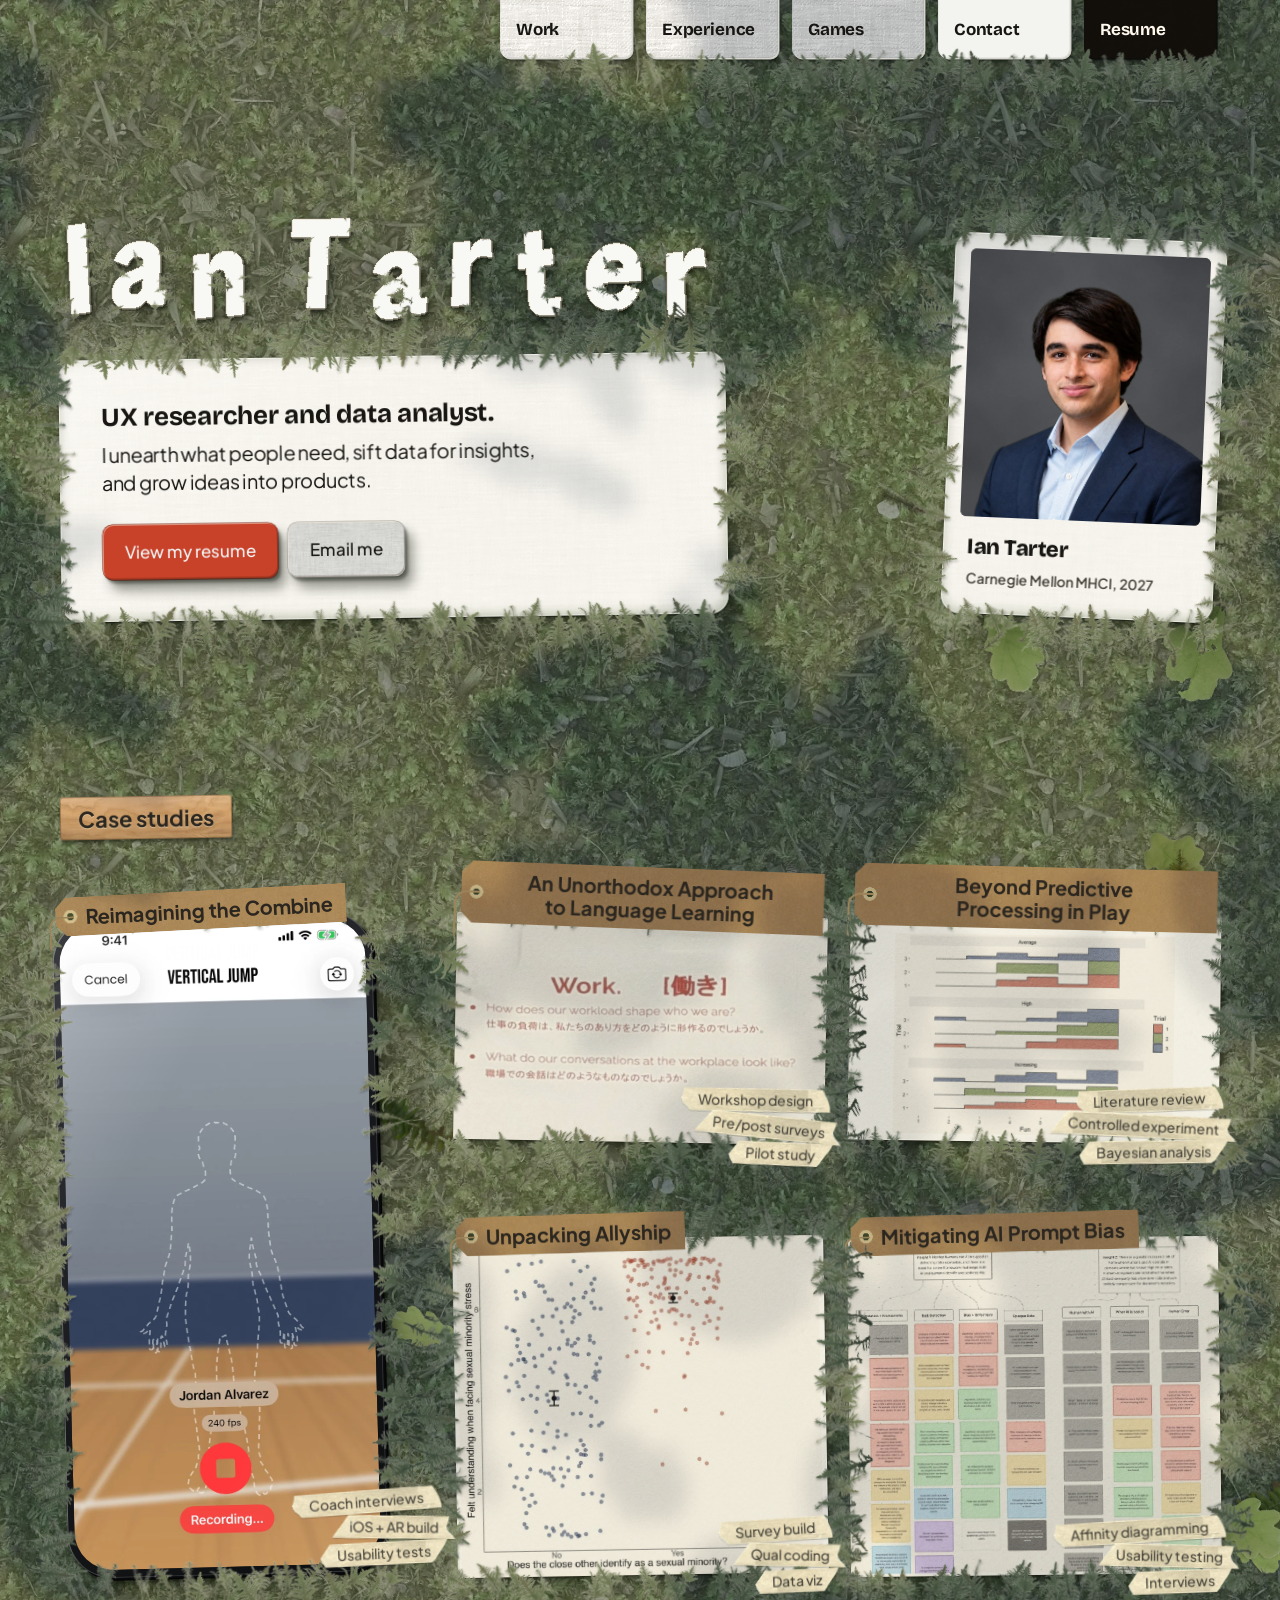
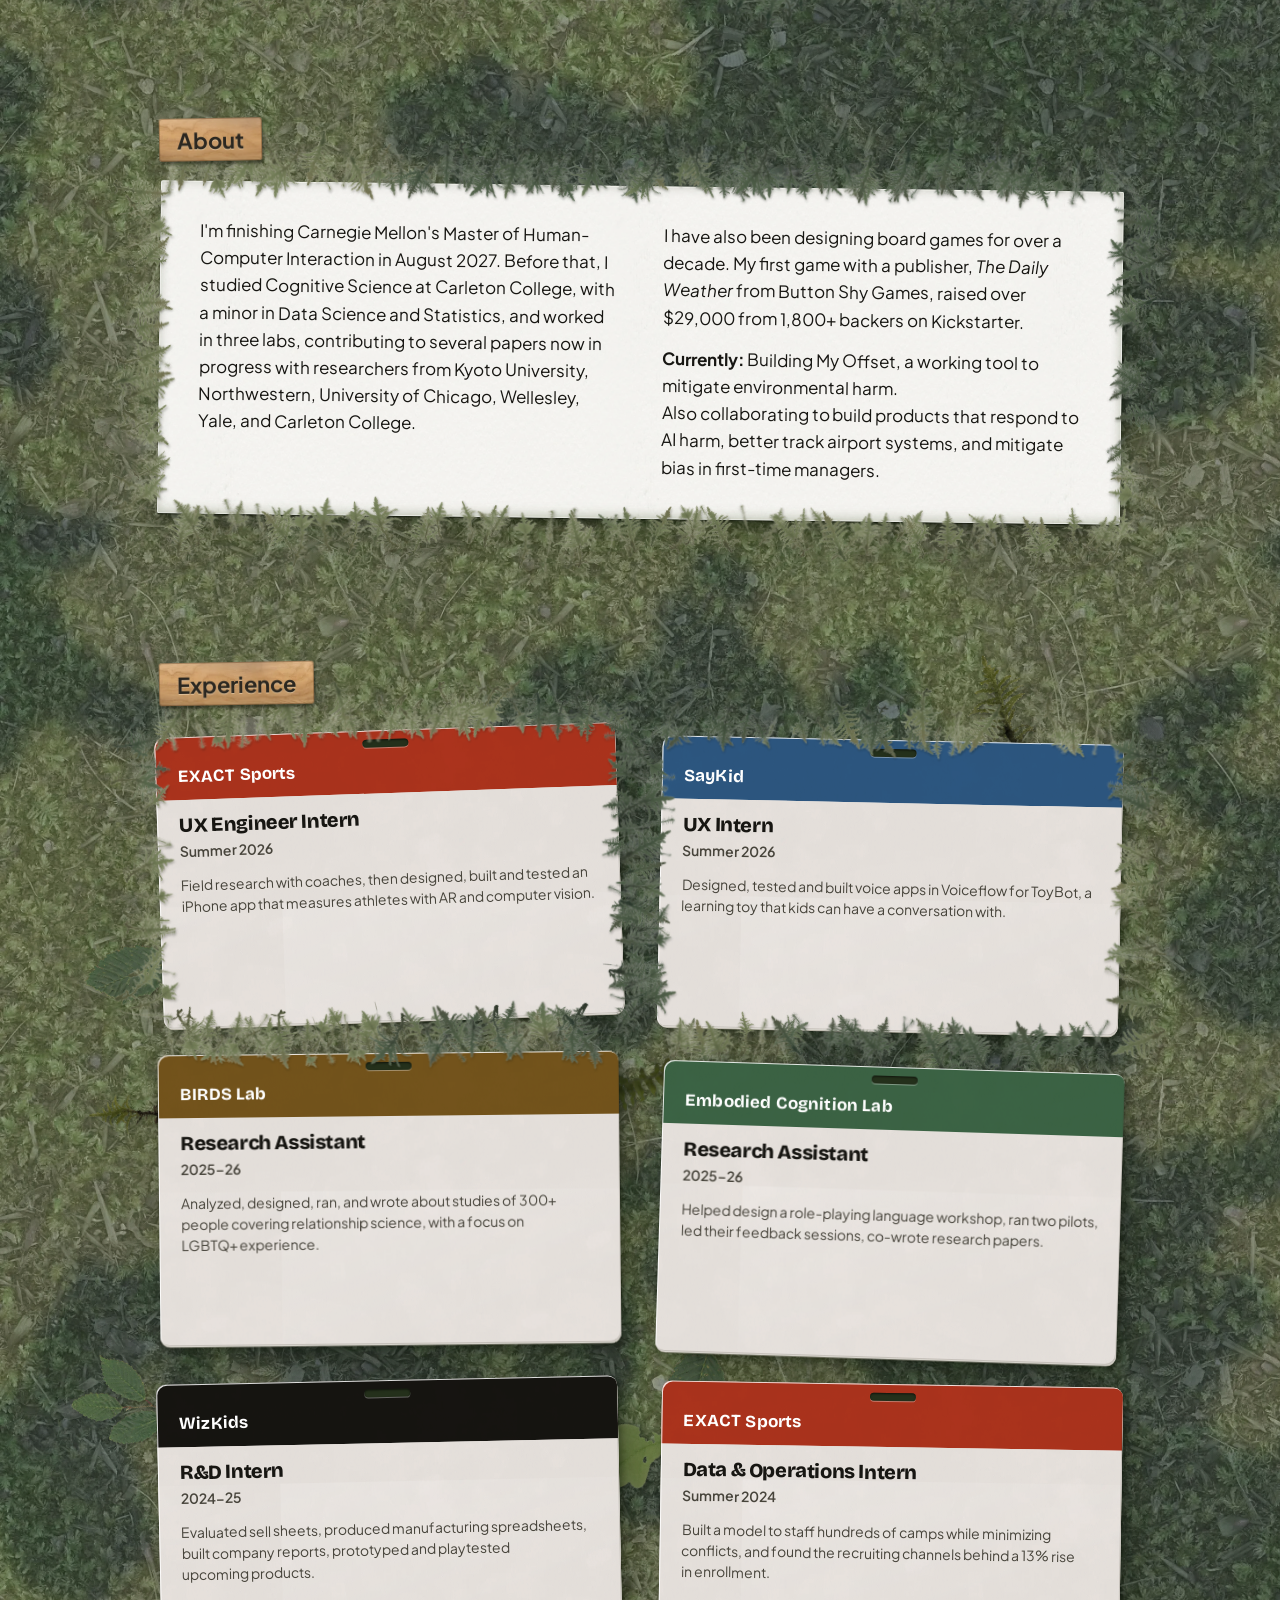
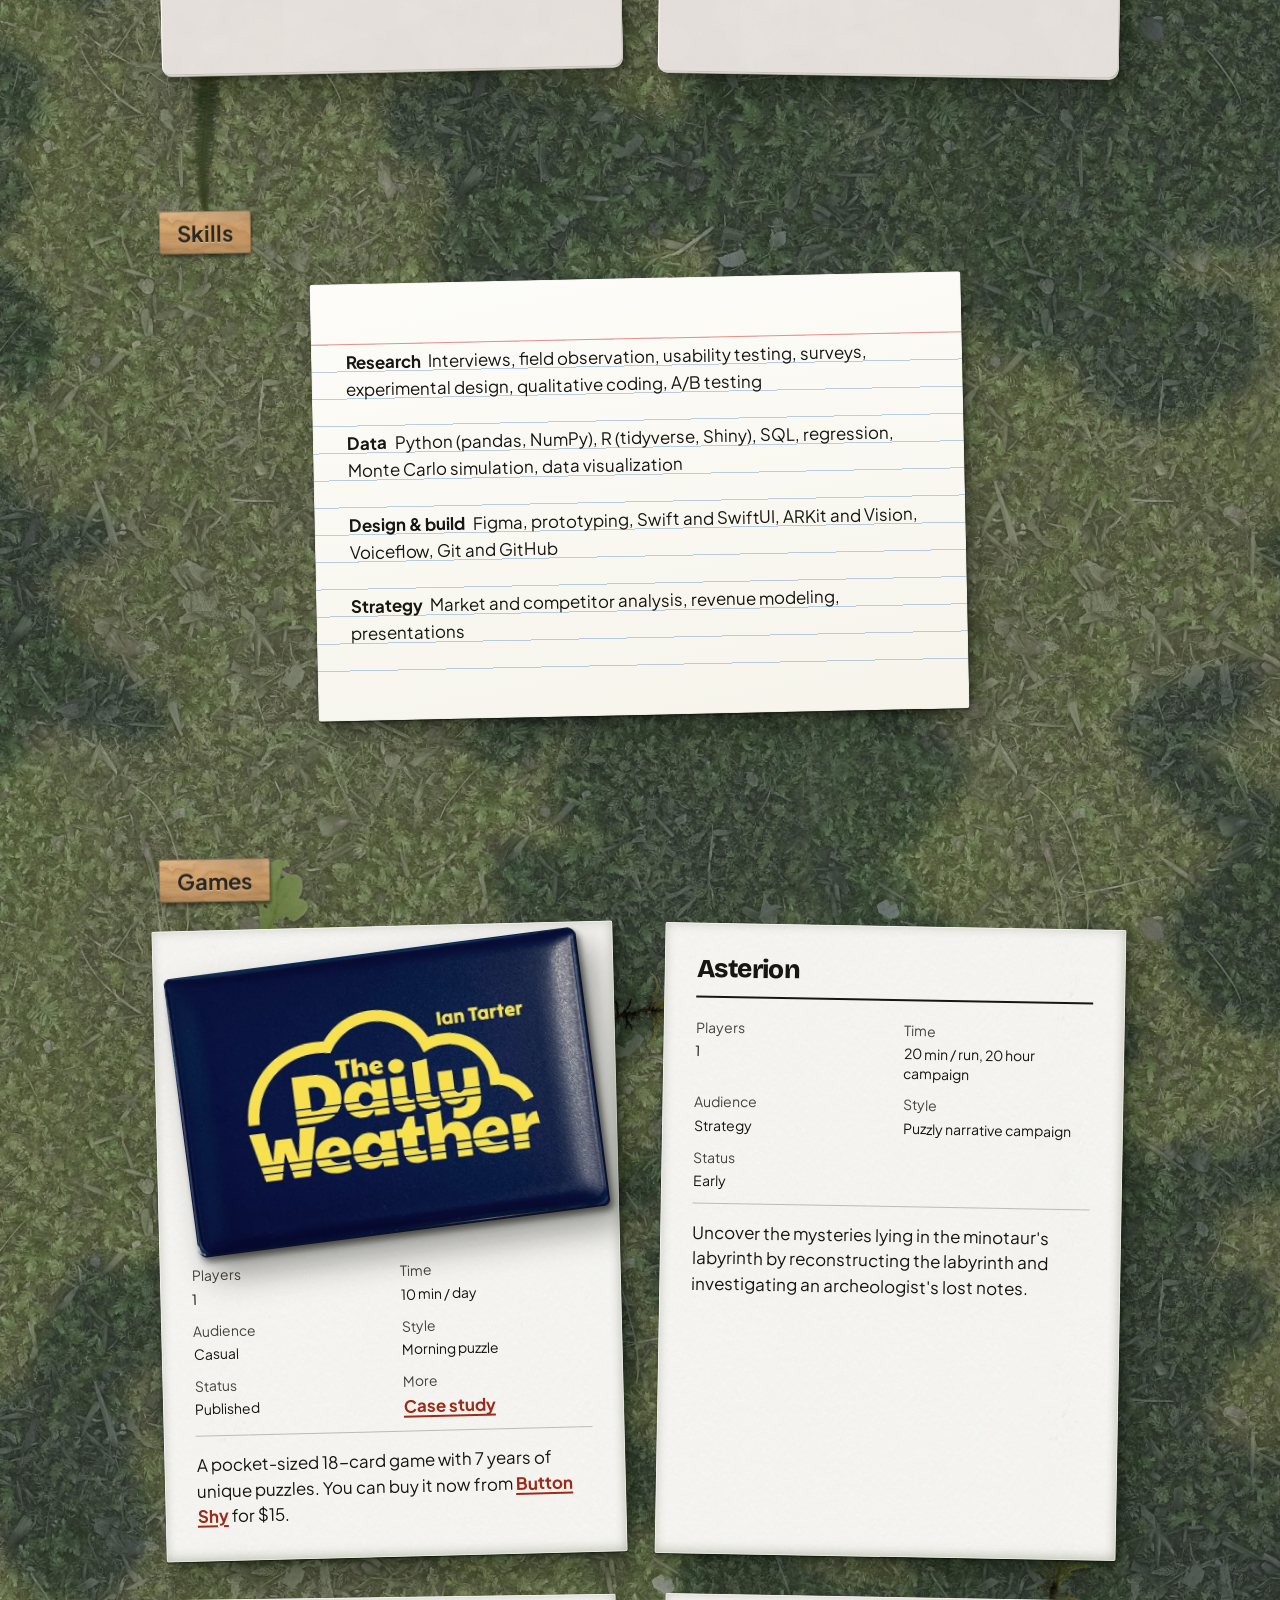
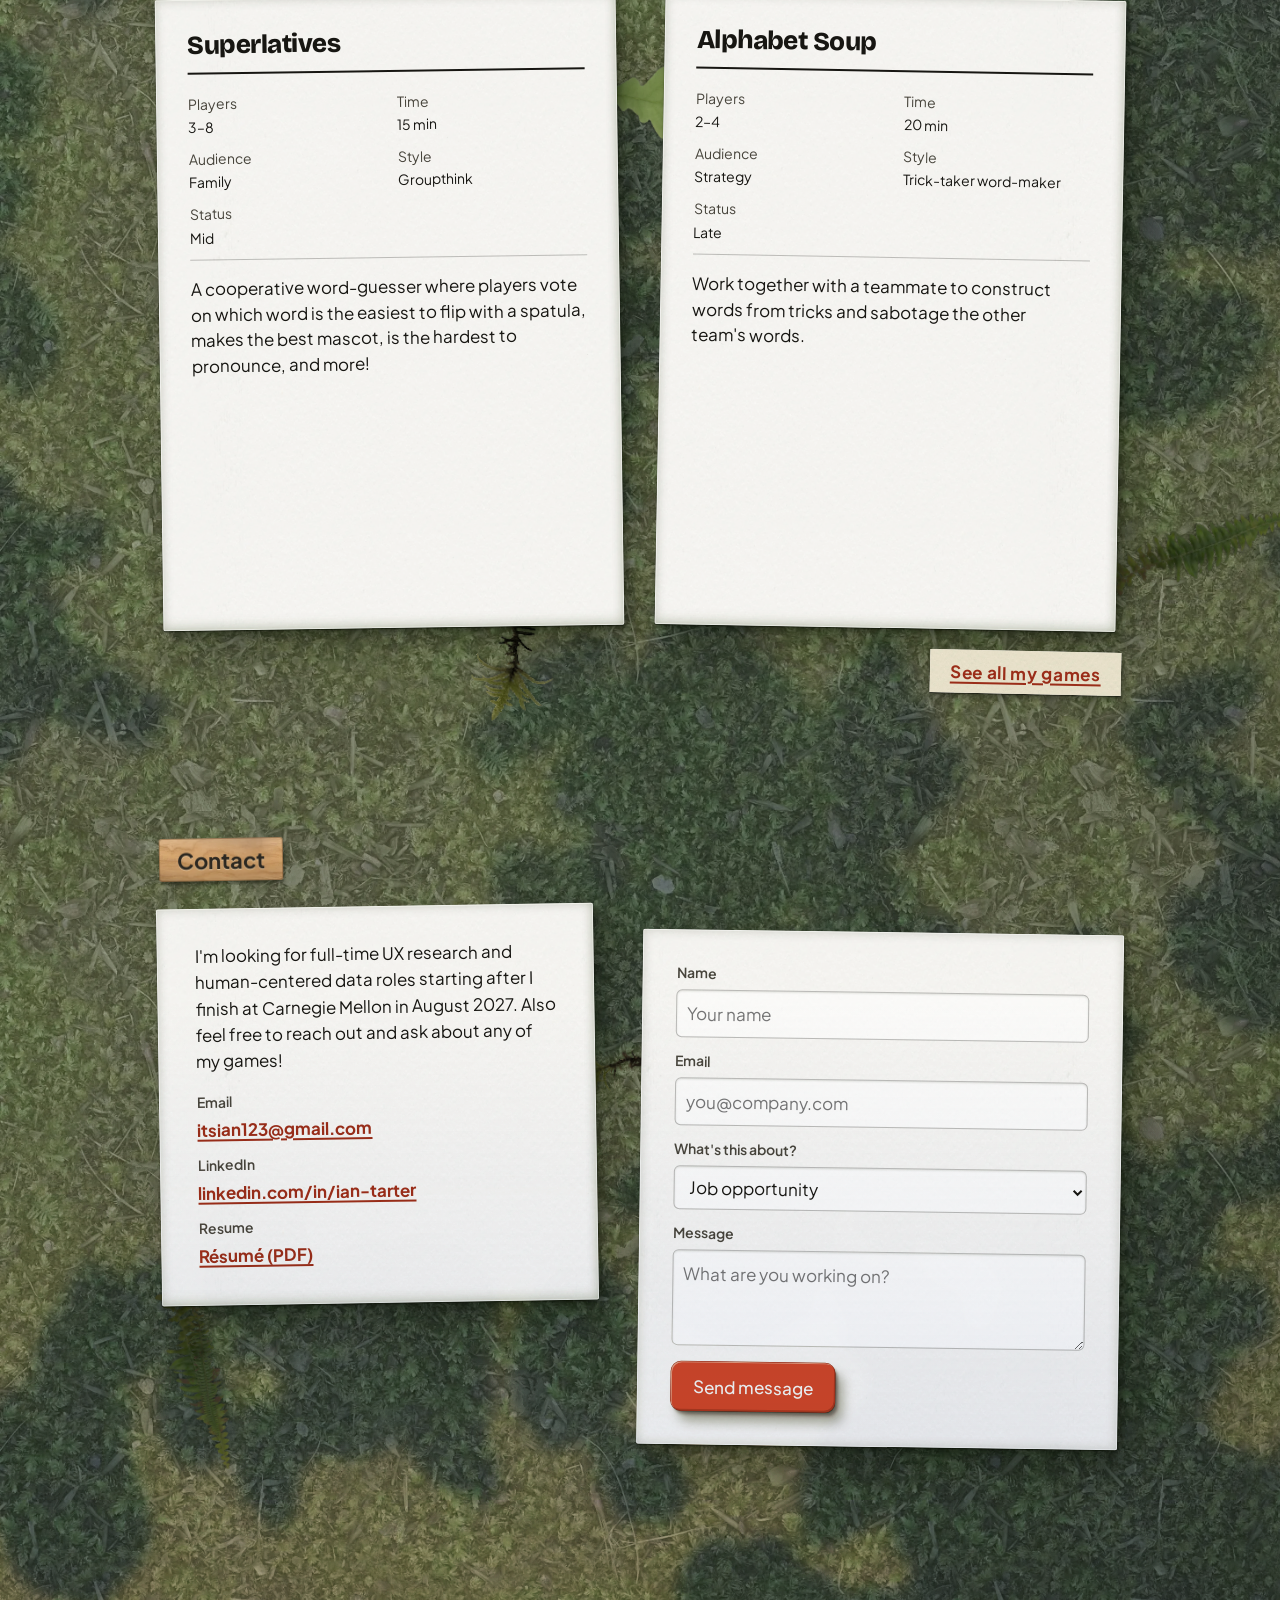
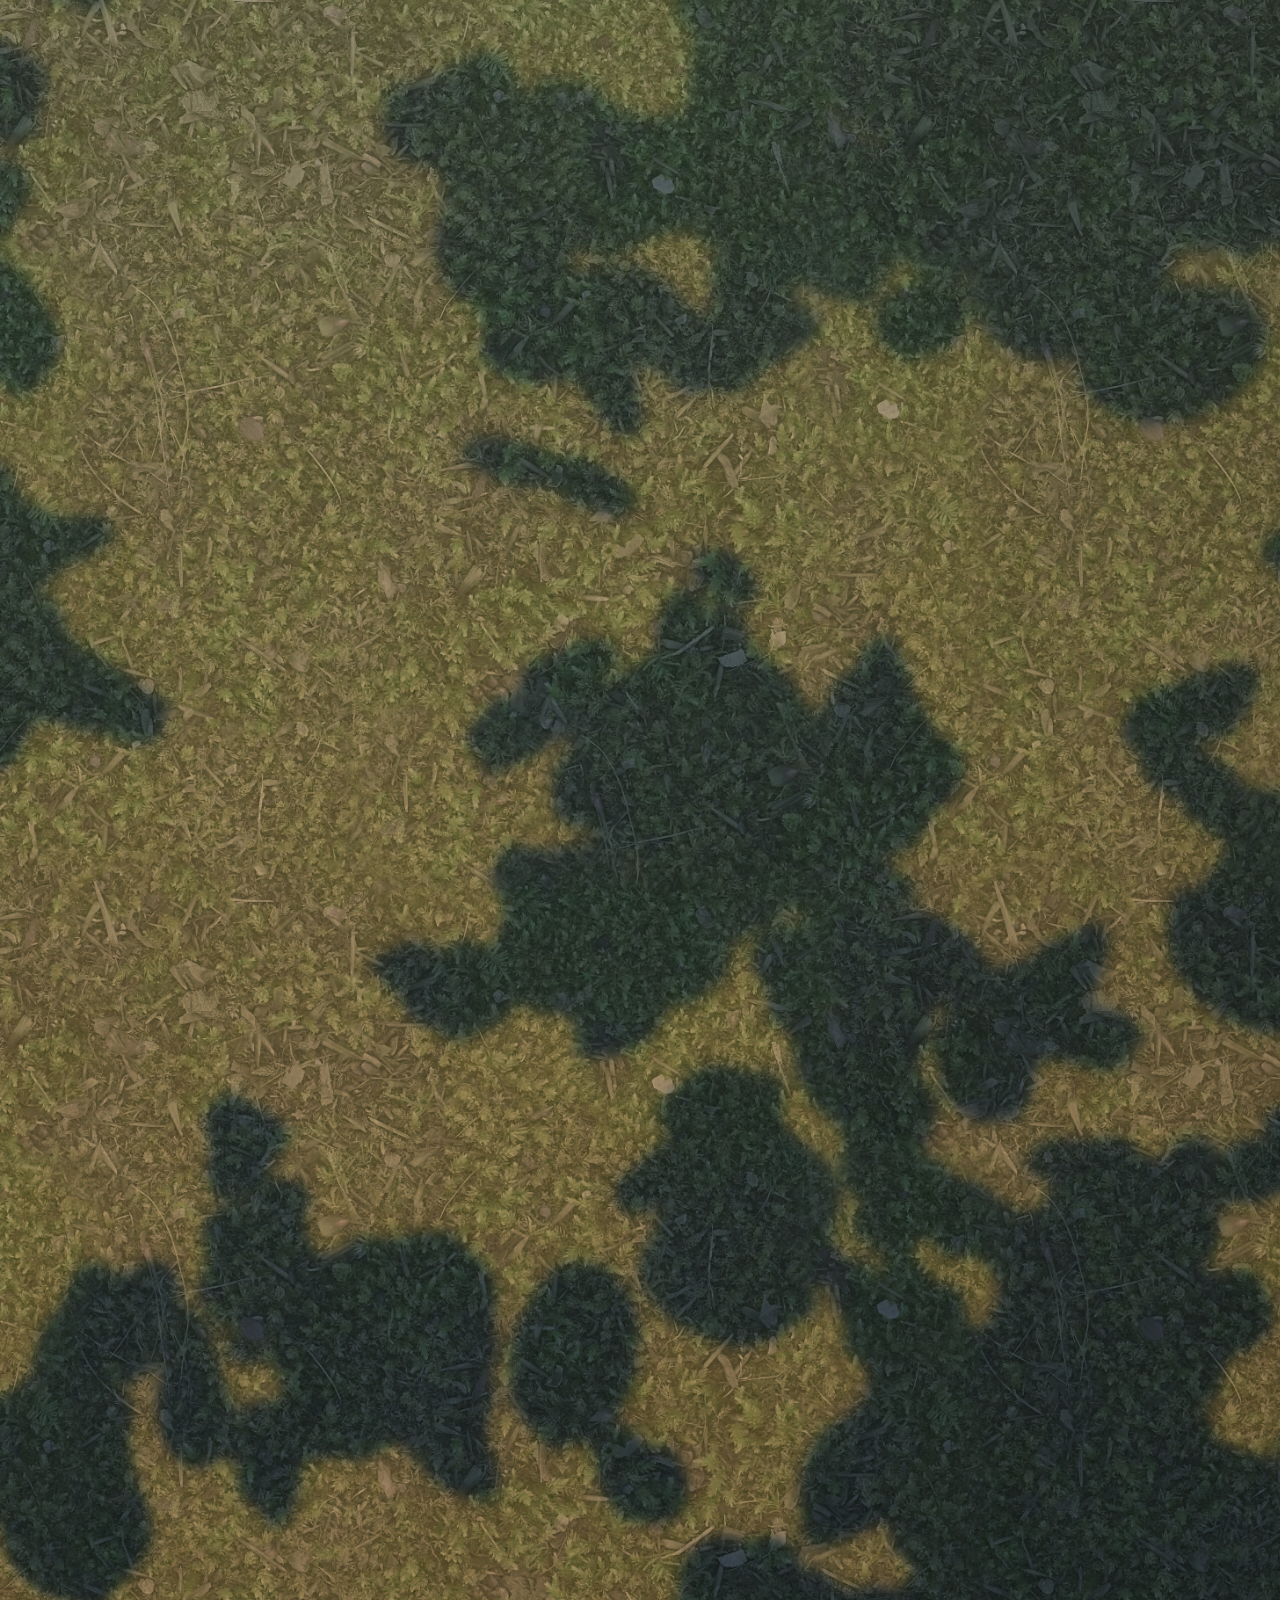
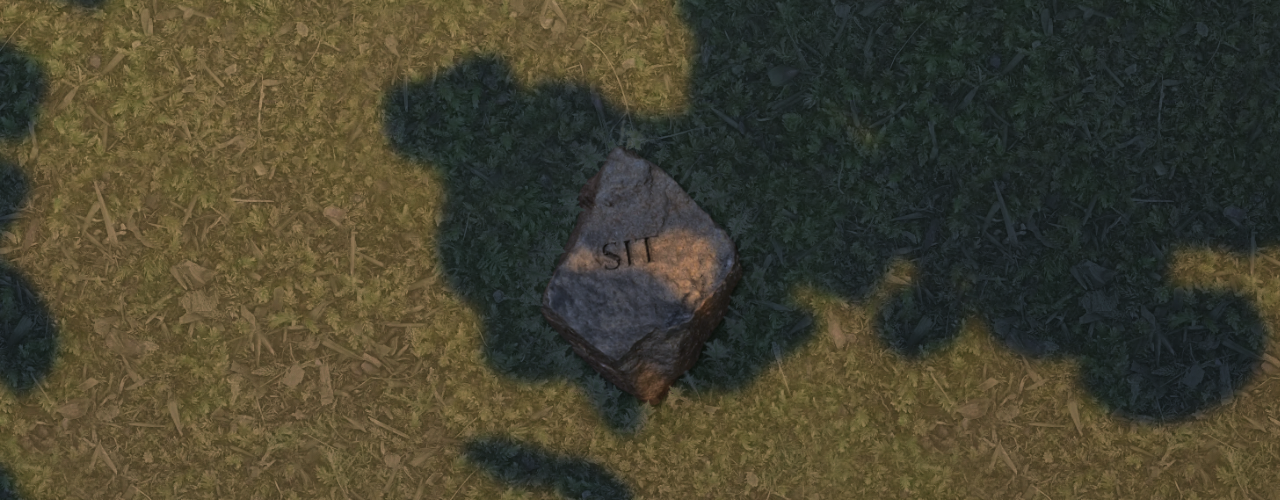
<file: index.html>
<!doctype html>
<html lang="en">
<head>
<meta charset="utf-8">
<meta name="viewport" content="width=device-width, initial-scale=1">
<title>Ian Tarter: UX Researcher and Data Analyst</title>
<meta name="description" content="UX researcher and data analyst. I unearth what people need, sift data for insights, and grow ideas into products. Open to full-time UX research and data roles, fall 2027.">
<link rel="canonical" href="https://iantarter.com/">
<meta property="og:type" content="website">
<meta property="og:title" content="Ian Tarter">
<meta property="og:description" content="UX researcher and data analyst. I unearth what people need, sift data for insights, and grow ideas into products. Open to full-time UX research and data roles, fall 2027.">
<meta property="og:url" content="https://iantarter.com/">
<meta property="og:image" content="https://iantarter.com/assets/img/og/og-home.jpg?v=3">
<meta property="og:image:width" content="1200">
<meta property="og:image:height" content="630">
<meta name="twitter:card" content="summary_large_image">
<meta name="theme-color" content="#3b4a2a">
<link rel="icon" href="/favicon.ico?v=4" sizes="32x32">
<link rel="icon" href="assets/img/favicon.png?v=4" type="image/png" sizes="192x192">
<link rel="apple-touch-icon" href="assets/img/apple-touch-icon.png?v=4">
<link rel="preconnect" href="https://fonts.googleapis.com">
<link rel="preconnect" href="https://fonts.gstatic.com" crossorigin>
<link rel="stylesheet" href="https://fonts.googleapis.com/css2?family=Bricolage+Grotesque:opsz,wght@12..96,300..800&family=Plus+Jakarta+Sans:ital,wght@0,300..800;1,300..800&family=Rampart+One&display=swap">
<link rel="stylesheet" href="assets/site.css?v=20261013u">
<link rel="stylesheet" href="assets/dir-i.css?v=20261117a">
<!-- the ground fetched first, so it is usually there for the first frame -->
<link rel="preload" as="image" href="assets/tex/moss-quiet-2k.webp" fetchpriority="high">
<link rel="preload" as="image" href="assets/tex/canopy-shade-L.webp" fetchpriority="high">
<link rel="preload" as="image" href="assets/tex/canopy-sun-2.webp" fetchpriority="high">
<script type="speculationrules">{"prerender": [{"where": {"and": [{"href_matches": "/*"}, {"not": {"href_matches": "*.pdf"}}]}, "eagerness": "moderate"}]}</script>
<script>(() => { // where each page lies on the forest floor (homepage 0, games to the left, case studies to the right), so a link pans the right way
  const X = p => (p = p.replace(/index\.html$/, ""), /daily-weather\/$/.test(p) ? -2 : /projects\/$/.test(p) ? -1 : /exact-sports\/$/.test(p) ? 1 : /embodied-cognition\/$/.test(p) ? 2 : /birds-lab\/$/.test(p) ? 3 : /having-fun\/$/.test(p) ? 4 : /prompt-bias\/$/.test(p) ? 5 : 0);
  // The floor runs on from page to page: each page knows where the last one lay (its spot on the floor and how far down it
  // was scrolled) and lays its own light and moss on from there, one screen width over, so the canopy shade and the moss
  // carry straight across the seam while the view pans.
  const here = X(location.pathname), F = window.__floor = { x: 0, y: 0 }, de = document.documentElement;
  requestAnimationFrame(() => { F.drawn = true; });
  // the ground's pictures start decoding now, at the top of the page, rather than once the page has been read
  F.groundP = Promise.all([...document.querySelectorAll('link[rel="preload"][as="image"]')].map(l => { const i = new Image(); i.src = l.href; return i.decode().catch(() => {}); }));
  // the pan goes as soon as the ground is in (Ian: no need to wait for the grass)
  const ready = () => { if (F.ground) { F.ready = true; F.go && requestAnimationFrame(() => F.go && F.go()); } };
  F.groundP.then(() => { F.ground = true; ready(); });
  const last = () => { try { return JSON.parse(sessionStorage.getItem("floor")); } catch (e) { return null; } };
  const lay = (s, top) => { if (!s) return; F.x = s.x + Math.sign(here - s.X) * de.clientWidth; /* the page's own width, without a scrollbar, as the pan moves it */ F.y = s.y - top; };
  const set = () => { de.style.setProperty("--wx", F.x + "px"); de.style.setProperty("--wy", F.y + "px"); };
  lay(last(), 0); set();
  let q = 0; const save = () => { clearTimeout(q); q = 0; try { sessionStorage.setItem("floor", JSON.stringify({ X: here, x: F.x, y: F.y + scrollY })); } catch (e) {} };
  addEventListener("scroll", () => { if (!q) q = setTimeout(save, 120); }, { passive: true });
  // the menu cards are tucked under the top edge of the view, not lying on the floor, so they stay where they are while the
  // floor slides by (Ian: their jump felt out of place). Only when they're in view on both sides; otherwise the page
  // just slides as one.
  const nav = () => document.querySelector(".i-nav"), navIn = () => { const n = nav(); return n && n.getBoundingClientRect().bottom > 0; };
  addEventListener("pageswap", e => { save(); const on = !!e.viewTransition && navIn(); if (on) nav().style.viewTransitionName = "nav";
    try { sessionStorage.setItem("navvt", on ? "1" : ""); } catch (er) {} });
  addEventListener("pagereveal", e => {
    // where the view will be once it lands: a link to #work lands on that section even if the browser hasn't scrolled yet
    let top = scrollY; const tg = location.hash.length > 1 && document.getElementById(decodeURIComponent(location.hash.slice(1)));
    if (tg) top = Math.max(0, Math.min(de.scrollHeight - innerHeight, tg.getBoundingClientRect().top + scrollY - (parseFloat(getComputedStyle(tg).scrollMarginTop) || 0)));
    // (a page coming back from the back button moves too: its light is drawn from these numbers, so it is right from the first frame)
    { const x = F.x, y = F.y; lay(last(), top); if (x !== F.x || Math.abs(y - F.y) > .5) { set(); dispatchEvent(new Event("floor-moved")); } }
    save();
    const t = e.viewTransition, a = window.navigation && navigation.activation; if (!t) return;
    let was = false; try { was = !!sessionStorage.getItem("navvt"); } catch (er) {}
    if (nav()) { nav().style.viewTransitionName = was && top < 80 ? "nav" : ""; const off = () => { if (nav()) nav().style.viewTransitionName = ""; }; t.finished.then(off, off); setTimeout(off, 3000); }
    // the pan waits (half a second at most) until this page's ground is in, so it never slides in bare or hazy
    F.panned = true; F.panDone = t.finished.catch(() => {});
    { const m = document.createElement("div"); m.style.cssText = "position:absolute;top:-200px;width:100px;height:100px;overflow:scroll"; de.append(m);
      de.style.setProperty("--sbw", (m.offsetWidth - m.clientWidth) + "px"); m.remove(); }
    // and until its first, heavy frames are drawn: sliding while they were drawn made the pan stutter (Ian). It sets off once
    // two frames in a row come quickly, at most 0.6s after the click.
    t.ready.then(() => { const an = document.getAnimations().filter(n => n.effect && /view-transition/.test(n.effect.pseudoElement || ""));
      an.forEach(n => n.pause()); let done = false, calm = 0, prev = performance.now();
      const go = () => { if (done) return; done = true; an.forEach(n => n.play()); };
      const tick = now => { calm = now - prev < 34 ? calm + 1 : 0; prev = now; if (F.ready && calm >= 2) go(); else if (!done) requestAnimationFrame(tick); };
      requestAnimationFrame(tick); setTimeout(go, 600); }).catch(() => {});
    const d = a && a.from && a.entry ? X(new URL(a.entry.url).pathname) - X(new URL(a.from.url).pathname) : 0;
    if (!d) t.skipTransition(); else t.types.add(d > 0 ? "pan-right" : "pan-left"); });
})();</script>
<script type="application/ld+json">{"@context":"https://schema.org","@type":"Person","name":"Ian Tarter","url":"https://iantarter.com/","jobTitle":"UX Researcher and Data Analyst","email":"mailto:itsian123@gmail.com","image":"https://iantarter.com/assets/img/headshot.webp","alumniOf":[{"@type":"CollegeOrUniversity","name":"Carleton College"}],"affiliation":[{"@type":"CollegeOrUniversity","name":"Carnegie Mellon University"}],"knowsAbout":["UX research","Data analysis","Survey design","Usability testing","Bayesian statistics","Board game design"],"sameAs":["https://www.linkedin.com/in/ian-tarter/"]}</script>
</head><body><a class="skip" href="#main">Skip to content</a><div class="site x-i" id="site" data-hero="split" data-photo="square" data-nav="spread" data-brand="on" data-focus="on" data-labelpos="side" data-exp="timeline" data-contact="side" data-form="on" data-poly="on" data-links="underline" data-buttons="solid" data-texture="none" data-hover="lift" data-marks="on" data-dividers="none" data-labeldeco="none">
<div class="i-light" aria-hidden="true"></div><div class="i-sun" aria-hidden="true"></div>
<header class="i-nav"><nav class="hand" aria-label="Site"><a class="lay" href="#work" style="--i:0"><span>Work</span></a><a class="lay" href="#exp" style="--i:1"><span>Experience</span></a><a class="lay" href="#games" style="--i:2"><span>Games</span></a><a class="lay" href="#contact" style="--i:3"><span>Contact</span></a><a class="r lay" href="resume.pdf" style="--i:4"><span>Resume</span></a></nav></header>
<main class="i-scene" id="main">
 <section class="s-hero i-hero">
  <div class="i-name lay lay-name"><h1 class="font-wait">Ian Tarter</h1></div>
  <article class="card lay c-intro"><div class="cf"><p class="c-pitch"><span class="c-role">UX researcher and data analyst.</span> <span class="c-tag">I unearth what people need, sift data for insights,<br> <span style="white-space:nowrap">and grow ideas into products.</span></span></p><div class="s-actions"><a class="s-btn primary" href="resume.pdf">View my resume</a><a class="s-btn" href="mailto:itsian123@gmail.com">Email me</a></div></div></article>
  <article class="card lay c-me"><div class="cf"><div class="c-art art-me"><img src="assets/img/headshot.webp?v=3" alt="Ian Tarter"></div><p class="c-name">Ian Tarter</p><p class="c-type">Carnegie Mellon MHCI, 2027</p></div></article>
 </section>
 
 <h2 class="i-label" id="work">Case studies</h2>
 <section class="i-row i-cases"><div class="phone floor-phone no-grass lay" role="img" aria-label="The EXACT app measuring a vertical jump"><img src="assets/img/exact-capture-vertical-jump.webp" alt=""></div>
  <article class="case k1 d-phone"><div class="cf"><p class="c-type">EXACT Sports, 2026</p><h3><a class="c-link" href="work/exact-sports/">Reimagining the Combine</a></h3><p class="c-text">How interviews with coaches shaped the AR app I built to replace pen-and-paper testing at athletic events, now in beta.</p><a class="c-more" href="work/exact-sports/" tabindex="-1" aria-hidden="true">Read the case study</a><ul class="c-tokens" aria-label="Methods"><li><svg viewBox="0 0 24 24" aria-hidden="true" focusable="false"><path d="M3 5h12v8H8l-4 3v-3H3z" fill="none" stroke="currentColor" stroke-width="2" stroke-linecap="round" stroke-linejoin="round"/><path d="M17 9h4v8h-1v3l-4-3h-5v-2" fill="none" stroke="currentColor" stroke-width="2" stroke-linecap="round" stroke-linejoin="round"/></svg><span>Coach interviews</span></li><li><svg viewBox="0 0 24 24" aria-hidden="true" focusable="false"><rect x="6" y="2" width="12" height="20" rx="2" fill="none" stroke="currentColor" stroke-width="2" stroke-linecap="round" stroke-linejoin="round"/><path d="M9 9l2 2 4-4M10 18h4" fill="none" stroke="currentColor" stroke-width="2" stroke-linecap="round" stroke-linejoin="round"/></svg><span>iOS + AR build</span></li><li><svg viewBox="0 0 24 24" aria-hidden="true" focusable="false"><circle cx="11" cy="11" r="7" fill="none" stroke="currentColor" stroke-width="2" stroke-linecap="round" stroke-linejoin="round"/><path d="M16 16l5 5M8 11l2 2 4-4" fill="none" stroke="currentColor" stroke-width="2" stroke-linecap="round" stroke-linejoin="round"/></svg><span>Usability tests</span></li></ul></div></article>
  <article class="card lay case k2 d-sheet"><div class="cf"><div class="c-art art-lab c-deck"><img src="assets/img/cards/dialect-work-sheet-print.webp" alt="Workshop prompt sheet: Work. How does our workload shape who we are? What do our conversations at the workplace look like? Each question is also written in Japanese." width="939" height="574" loading="eager" decoding="async"></div><p class="c-type">Embodied Cognition Lab, 2025–26</p><h3><a class="c-link" href="work/embodied-cognition/">An Unorthodox Approach to Language Learning</a></h3><p class="c-text">How I helped design and pilot a role-playing workshop that gets language learners comfortable making mistakes, since run as a full study by a Kyoto University lab.</p><a class="c-more" href="work/embodied-cognition/" tabindex="-1" aria-hidden="true">Read the case study</a><ul class="c-tokens" aria-label="Methods"><li><svg viewBox="0 0 24 24" aria-hidden="true" focusable="false"><circle cx="12" cy="12" r="5" fill="none" stroke="currentColor" stroke-width="2" stroke-linecap="round" stroke-linejoin="round"/><circle cx="12" cy="3.5" r="1.8" fill="none" stroke="currentColor" stroke-width="2" stroke-linecap="round" stroke-linejoin="round"/><circle cx="12" cy="20.5" r="1.8" fill="none" stroke="currentColor" stroke-width="2" stroke-linecap="round" stroke-linejoin="round"/><circle cx="3.5" cy="12" r="1.8" fill="none" stroke="currentColor" stroke-width="2" stroke-linecap="round" stroke-linejoin="round"/><circle cx="20.5" cy="12" r="1.8" fill="none" stroke="currentColor" stroke-width="2" stroke-linecap="round" stroke-linejoin="round"/></svg><span>Workshop design</span></li><li><svg viewBox="0 0 24 24" aria-hidden="true" focusable="false"><rect x="4" y="3" width="16" height="18" rx="2" fill="none" stroke="currentColor" stroke-width="2" stroke-linecap="round" stroke-linejoin="round"/><path d="M7 8l1.5 1.5L11 7M7 14l1.5 1.5L11 13M13 8.5h4M13 14.5h4" fill="none" stroke="currentColor" stroke-width="2" stroke-linecap="round" stroke-linejoin="round"/></svg><span>Pre/post surveys</span></li><li><svg viewBox="0 0 24 24" aria-hidden="true" focusable="false"><path d="M5 21V4M5 4h12l-3 4 3 4H5" fill="none" stroke="currentColor" stroke-width="2" stroke-linecap="round" stroke-linejoin="round"/></svg><span>Pilot study</span></li></ul></div></article>
  <article class="card lay case k3 d-fig"><div class="cf"><div class="c-art art-birds c-deck"><img src="assets/img/cards/birds-felt-understanding-print.webp" alt="Chart: felt understanding when facing sexual minority stress is higher when the close other also identifies as a sexual minority." width="558" height="519" loading="eager" decoding="async"></div><p class="c-type">BIRDS Lab, 2025–26</p><h3><a class="c-link" href="work/birds-lab/">Unpacking Allyship</a></h3><p class="c-text">What I took away from analyzing and running studies of 300+ people on how best to support someone facing minority stress.</p><a class="c-more" href="work/birds-lab/" tabindex="-1" aria-hidden="true">Read the case study</a><ul class="c-tokens" aria-label="Methods"><li><svg viewBox="0 0 24 24" aria-hidden="true" focusable="false"><path d="M4 20l4-1 11-11-3-3L5 16z" fill="none" stroke="currentColor" stroke-width="2" stroke-linecap="round" stroke-linejoin="round"/><path d="M14 7l3 3" fill="none" stroke="currentColor" stroke-width="2" stroke-linecap="round" stroke-linejoin="round"/></svg><span>Survey build</span></li><li><svg viewBox="0 0 24 24" aria-hidden="true" focusable="false"><path d="M4 5h16M4 10h10M4 15h13M4 20h8" fill="none" stroke="currentColor" stroke-width="2" stroke-linecap="round" stroke-linejoin="round"/><path d="M15 9h6v3h-6z" fill="currentColor" stroke="none" opacity=".55"/></svg><span>Qual coding</span></li><li><svg viewBox="0 0 24 24" aria-hidden="true" focusable="false"><path d="M4 20h16M7 20v-6M12 20V8M17 20v-9" fill="none" stroke="currentColor" stroke-width="2" stroke-linecap="round" stroke-linejoin="round"/></svg><span>Data viz</span></li></ul></div></article>
  <article class="card lay case k4 d-fig d-cap"><div class="cf"><div class="c-art c-deck"><img src="assets/img/cards/capstone-fun-by-trial-print.webp" alt="Chart from my capstone: fun ratings across three trials of rock-paper-scissors, shown separately for the Average, High and Increasing conditions." width="1336" height="952" loading="eager" decoding="async"></div><h3><a class="c-link" href="work/having-fun/">Beyond Predictive Processing in Play</a></h3><a class="c-more" href="work/having-fun/" tabindex="-1" aria-hidden="true">Read the case study</a><ul class="c-tokens" aria-label="Methods"><li><span>Literature review</span></li><li><span>Controlled experiment</span></li><li><span>Bayesian analysis</span></li></ul></div></article>
  <article class="card lay case k5 d-fig d-aff"><div class="cf"><div class="c-art c-deck"><img src="assets/img/cards/bias-affinity-print.webp" alt="Affinity diagram from Figma: notes grouped under Regulation and frameworks, Risk detection, Bias and unfairness, Opaque data, Human with AI, What AI is bad at, and Human error, rolling up into two insights about human and AI error." width="605" height="540" loading="eager" decoding="async"></div><h3><a class="c-link" href="work/prompt-bias/">Mitigating AI Prompt Bias</a></h3><a class="c-more" href="work/prompt-bias/" tabindex="-1" aria-hidden="true">Read the case study</a><ul class="c-tokens" aria-label="Methods"><li><span>Affinity diagramming</span></li><li><span>Usability testing</span></li><li><span>Interviews</span></li></ul></div></article>
 </section>
 <h2 class="i-label" id="about">About</h2>
 <section class="i-row i-about"><article class="card lay c-about"><div class="cf"><p class="c-text">I'm finishing Carnegie Mellon's Master of Human-Computer Interaction in August 2027. Before that, I studied Cognitive Science at Carleton College, with a minor in Data Science and Statistics, and worked in three labs, contributing to several papers now in progress with researchers from Kyoto University, Northwestern, University of Chicago, Wellesley, Yale, and Carleton College.</p><p class="c-text">I have also been designing board games for over a decade. My first game with a publisher, <i>The Daily Weather</i> from Button Shy Games, raised over $29,000 from 1,800+ backers on Kickstarter.</p><p class="c-text c-now"><b>Currently:</b> Building My Offset, a working tool to mitigate environmental harm.<br>Also collaborating to build products that respond to AI harm, better track airport systems, and mitigate bias in first-time managers.</p></div></article></section><h2 class="i-label" id="exp">Experience</h2>
 <section class="i-row i-jobs"><article class="card lay job j1"><div class="cf"><p class="c-type">Summer 2026</p><h3>UX Engineer Intern</h3><p class="c-org">EXACT Sports</p><p class="c-text">Field research with coaches, then designed, built and tested an iPhone app that measures athletes with AR and computer vision.</p></div></article><article class="card lay job j2"><div class="cf"><p class="c-type">Summer 2026</p><h3>UX Intern</h3><p class="c-org">SayKid</p><p class="c-text">Designed, tested and built voice apps in Voiceflow for ToyBot, a learning toy that kids can have a conversation with.</p></div></article><article class="card lay job j3"><div class="cf"><p class="c-type">2025–26</p><h3>Research Assistant</h3><p class="c-org">BIRDS Lab</p><p class="c-text">Analyzed, designed, ran, and wrote about studies of 300+ people covering relationship science, with a focus on LGBTQ+ experience.</p></div></article><article class="card lay job j4"><div class="cf"><p class="c-type">2025–26</p><h3>Research Assistant</h3><p class="c-org">Embodied Cognition Lab</p><p class="c-text">Helped design a role-playing language workshop, ran two pilots, led their feedback sessions, co-wrote research papers.</p></div></article><article class="card lay job j5"><div class="cf"><p class="c-type">2024–25</p><h3>R&amp;D Intern</h3><p class="c-org">WizKids</p><p class="c-text">Evaluated sell sheets, produced manufacturing spreadsheets, built company reports, prototyped and playtested upcoming products.</p></div></article><article class="card lay job j6"><div class="cf"><p class="c-type">Summer 2024</p><h3>Data &amp; Operations Intern</h3><p class="c-org">EXACT Sports</p><p class="c-text">Built a model to staff hundreds of camps while minimizing conflicts, and found the recruiting channels behind a 13% rise in enrollment.</p></div></article></section>
 <h2 class="i-label" id="skills">Skills</h2>
 <section class="i-row i-skills"><div class="index lay"><dl>
  <div><dt>Research</dt><dd>Interviews, field observation, usability testing, surveys, experimental design, qualitative coding, A/B&nbsp;testing</dd></div>
  <div><dt>Data</dt><dd>Python (pandas, NumPy), R (tidyverse, Shiny), SQL, regression, Monte Carlo simulation, data&nbsp;visualization</dd></div>
  <div><dt>Design &amp; build</dt><dd>Figma, prototyping, Swift and SwiftUI, ARKit and Vision, Voiceflow, Git and&nbsp;GitHub</dd></div>
  <div><dt>Strategy</dt><dd>Market and competitor analysis, revenue modeling, presentations</dd></div>
 </dl></div></section>
 <h2 class="i-label" id="games">Games</h2>
 <section class="i-row i-games"><article class="card lay game g1 g-pitch"><div class="cf"><h3>The Daily Weather</h3><div class="c-art art-dw"><img class="wallet" src="assets/img/dw-wallet.webp" alt="The Daily Weather in its wallet"></div><dl class="g-facts"><div><dt>Players</dt><dd>1</dd></div><div><dt>Time</dt><dd>10 min / day</dd></div><div><dt>Audience</dt><dd>Casual</dd></div><div><dt>Style</dt><dd>Morning puzzle</dd></div><div><dt>Status</dt><dd>Published</dd></div><div><dt>More</dt><dd><a href="work/daily-weather/">Case study</a></dd></div></dl><p class="c-text">A pocket-sized 18-card game with 7 years of unique puzzles. You can buy it now from <a href="https://buttonshygames.com/">Button Shy</a> for $15.</p></div></article><article class="card lay game g2 g-pitch"><div class="cf"><h3>Asterion</h3><dl class="g-facts"><div><dt>Players</dt><dd>1</dd></div><div><dt>Time</dt><dd>20 min / run, 20 hour campaign</dd></div><div><dt>Audience</dt><dd>Strategy</dd></div><div><dt>Style</dt><dd>Puzzly narrative campaign</dd></div><div><dt>Status</dt><dd>Early</dd></div></dl><p class="c-text">Uncover the mysteries lying in the minotaur's labyrinth by reconstructing the labyrinth and investigating an archeologist's lost notes.</p></div></article><article class="card lay game g3 g-pitch"><div class="cf"><h3>Superlatives</h3><dl class="g-facts"><div><dt>Players</dt><dd>3–8</dd></div><div><dt>Time</dt><dd>15 min</dd></div><div><dt>Audience</dt><dd>Family</dd></div><div><dt>Style</dt><dd>Groupthink</dd></div><div><dt>Status</dt><dd>Mid</dd></div></dl><p class="c-text">A cooperative word-guesser where players vote on which word is the easiest to flip with a spatula, makes the best mascot, is the hardest to pronounce, and more!</p></div></article><article class="card lay game g4 g-pitch"><div class="cf"><h3>Alphabet Soup</h3><dl class="g-facts"><div><dt>Players</dt><dd>2–4</dd></div><div><dt>Time</dt><dd>20 min</dd></div><div><dt>Audience</dt><dd>Strategy</dd></div><div><dt>Style</dt><dd>Trick-taker word-maker</dd></div><div><dt>Status</dt><dd>Late</dd></div></dl><p class="c-text">Work together with a teammate to construct words from tricks and sabotage the other team's words.</p></div></article></section>
 <p class="i-more"><a href="projects/">See all my games</a></p>
 <h2 class="i-label" id="contact">Contact</h2>
 <section class="i-row i-contact"><article class="card lay c-contact"><div class="cf"><p class="c-text">I'm looking for full-time UX research and human-centered data roles starting after I finish at Carnegie Mellon in August 2027. Also feel free to reach out and ask about any of my games!</p>
  <ul class="c-links"><li><b>Email</b><a href="mailto:itsian123@gmail.com">itsian123@gmail.com</a></li><li><b>LinkedIn</b><a href="https://www.linkedin.com/in/ian-tarter/">linkedin.com/in/ian-tarter</a></li><li><b>Resume</b><a href="resume.pdf">Résumé (PDF)</a></li></ul></div></article>
  <form class="card lay s-form c-form" novalidate><div class="cf">
   <label>Name<input name="name" type="text" autocomplete="name" placeholder="Your name" required></label>
   <label>Email<input name="email" type="email" autocomplete="email" placeholder="you@company.com" required></label>
   <label>What's this about?<select name="topic"><option>Job opportunity</option><option>Game publishing</option><option>Other</option></select></label>
   <label>Message<textarea name="message" placeholder="What are you working on?" required></textarea></label>
   <label class="hp" aria-hidden="true">Leave this empty<input name="botcheck" type="text" tabindex="-1" autocomplete="off"></label>
   <button class="s-btn primary" type="submit">Send message</button>
   <p class="s-form-note" role="status"></p>
  </div></form></section>
 <section class="i-field" aria-label="A clearing"><button class="i-rock lay lay-rock no-grass" type="button" aria-pressed="false" aria-label="Sit on the rock" data-outline="0.997,0.510 0.995,0.544 0.963,0.574 0.937,0.601 0.926,0.631 0.912,0.660 0.893,0.687 0.866,0.709 0.839,0.731 0.814,0.754 0.788,0.777 0.763,0.802 0.743,0.837 0.714,0.865 0.678,0.887 0.637,0.905 0.599,0.937 0.554,0.974 0.503,1.000 0.450,0.982 0.403,0.953 0.359,0.931 0.319,0.905 0.281,0.882 0.247,0.857 0.217,0.830 0.188,0.804 0.158,0.780 0.135,0.752 0.112,0.724 0.086,0.699 0.059,0.672 0.034,0.644 0.010,0.613 0.008,0.578 0.021,0.543 0.038,0.510 0.063,0.480 0.082,0.452 0.105,0.426 0.122,0.401 0.137,0.376 0.157,0.353 0.176,0.330 0.195,0.307 0.216,0.285 0.230,0.255 0.244,0.220 0.247,0.163 0.278,0.132 0.316,0.107 0.358,0.085 0.397,0.039 0.446,0.003 0.503,0.014 0.555,0.043 0.602,0.069 0.645,0.092 0.683,0.121 0.715,0.152 0.745,0.180 0.773,0.207 0.798,0.233 0.821,0.260 0.845,0.285 0.873,0.306 0.898,0.331 0.923,0.356 0.948,0.383 0.974,0.411 0.986,0.443 0.993,0.476"><img class="rock-img" src="assets/img/rock.webp" alt="" width="460" height="586" loading="lazy"></button></section>
</main>
<div class="i-dusk" aria-hidden="true"></div><div class="i-dusk i-glow" aria-hidden="true"></div>
</div><script>(() => { // each piece learns where it lies before the page is first drawn, so its light is right from the start
  // (until blades.js did this, every card was lit as if it were the whole page: a dark rim that then changed)
  const sc = document.querySelector(".x-i"); if (!sc) return; const R = sc.getBoundingClientRect();
  sc.style.setProperty("--pw", sc.offsetWidth + "px"); sc.style.setProperty("--ph", sc.offsetHeight + "px");
  document.querySelectorAll(".card, .hand a").forEach(el => { const r = el.getBoundingClientRect();
    el.style.setProperty("--ox", (r.left + r.width / 2 - el.offsetWidth / 2 - R.left) + "px"); el.style.setProperty("--oy", (r.top + r.height / 2 - el.offsetHeight / 2 - R.top) + "px"); }); })();</script><script>(() => { const done = () => document.documentElement.classList.add("ground-in");
  window.__floor.groundP.then(() => { const F = window.__floor || {}; if (document.prerendering || !F.drawn || F.panned) { document.documentElement.classList.add("ground-now"); done(); } else requestAnimationFrame(done); });
  setTimeout(done, 5000); })();</script><script src="assets/site-r.js?v=20261117a" defer></script><script src="assets/blades.js?v=20261109a" defer></script><script src="assets/forest.js?v=20261107a" defer></script></body></html>
</file>
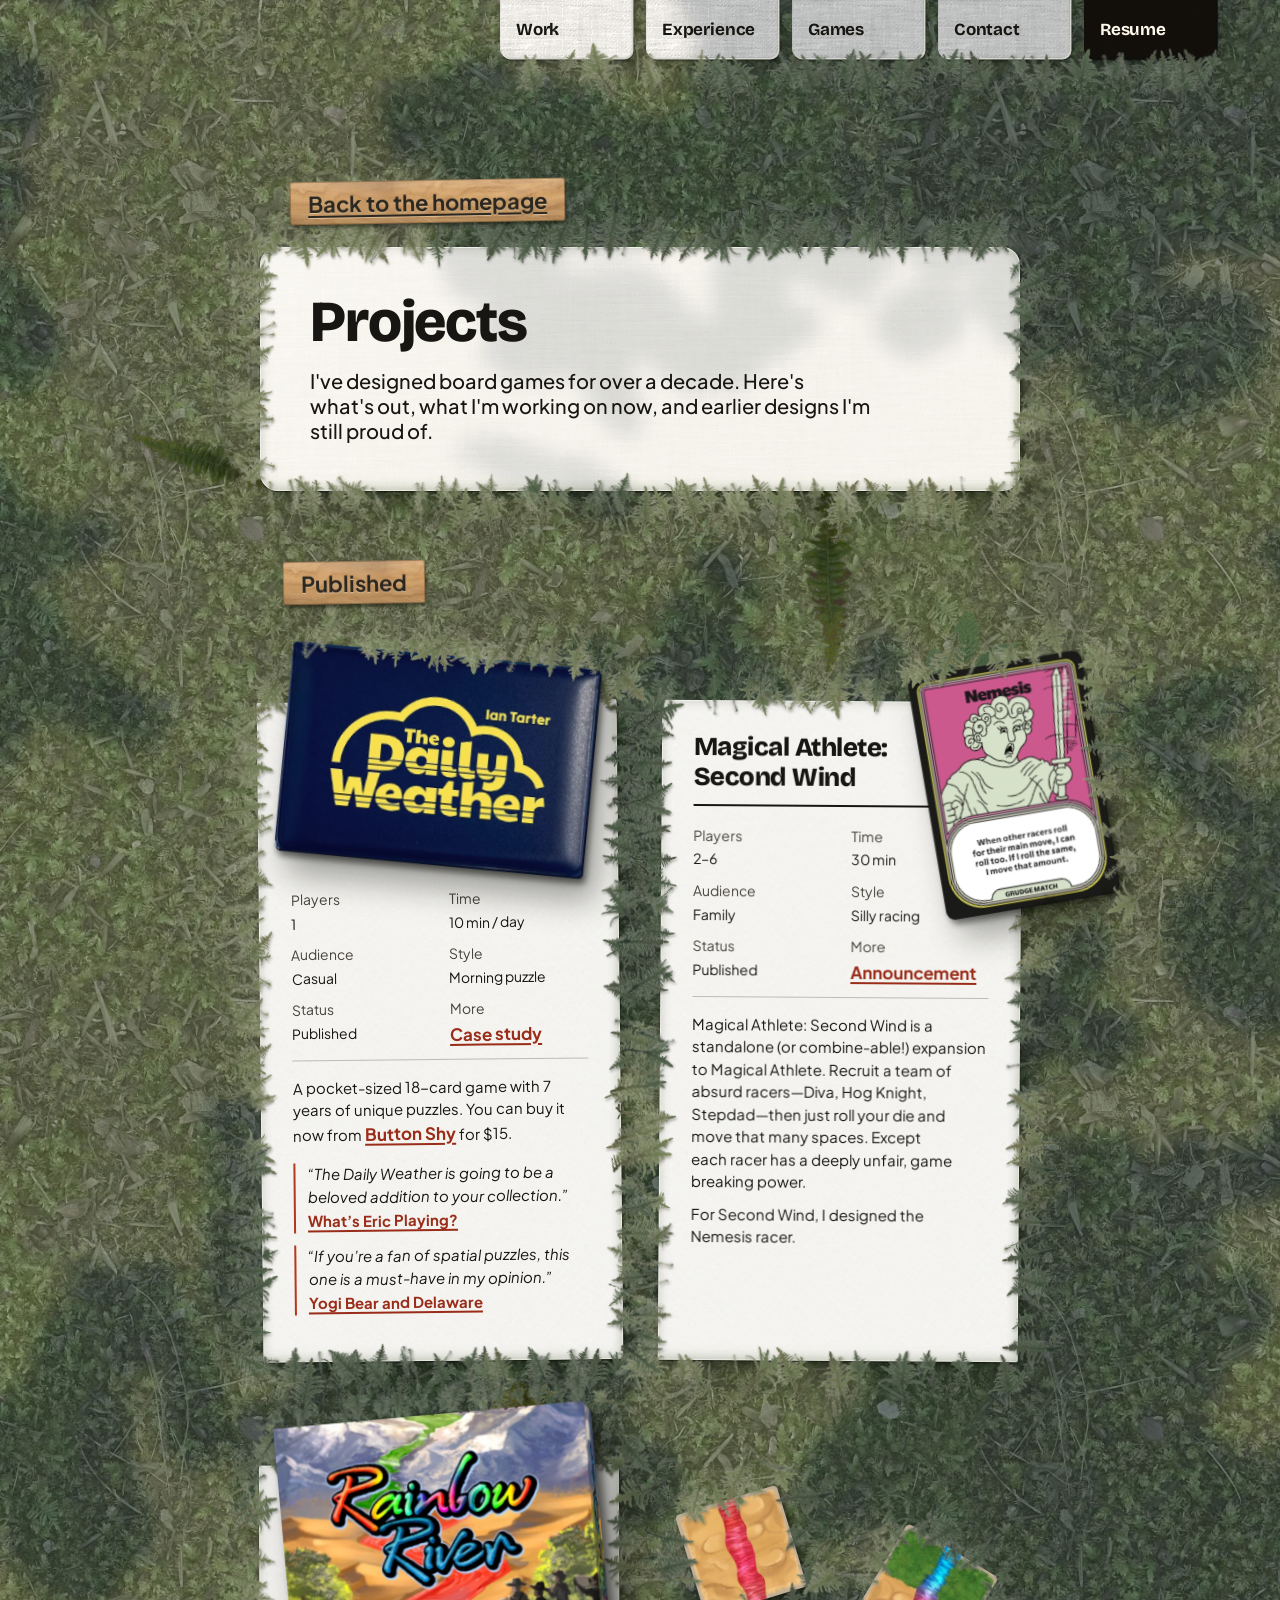
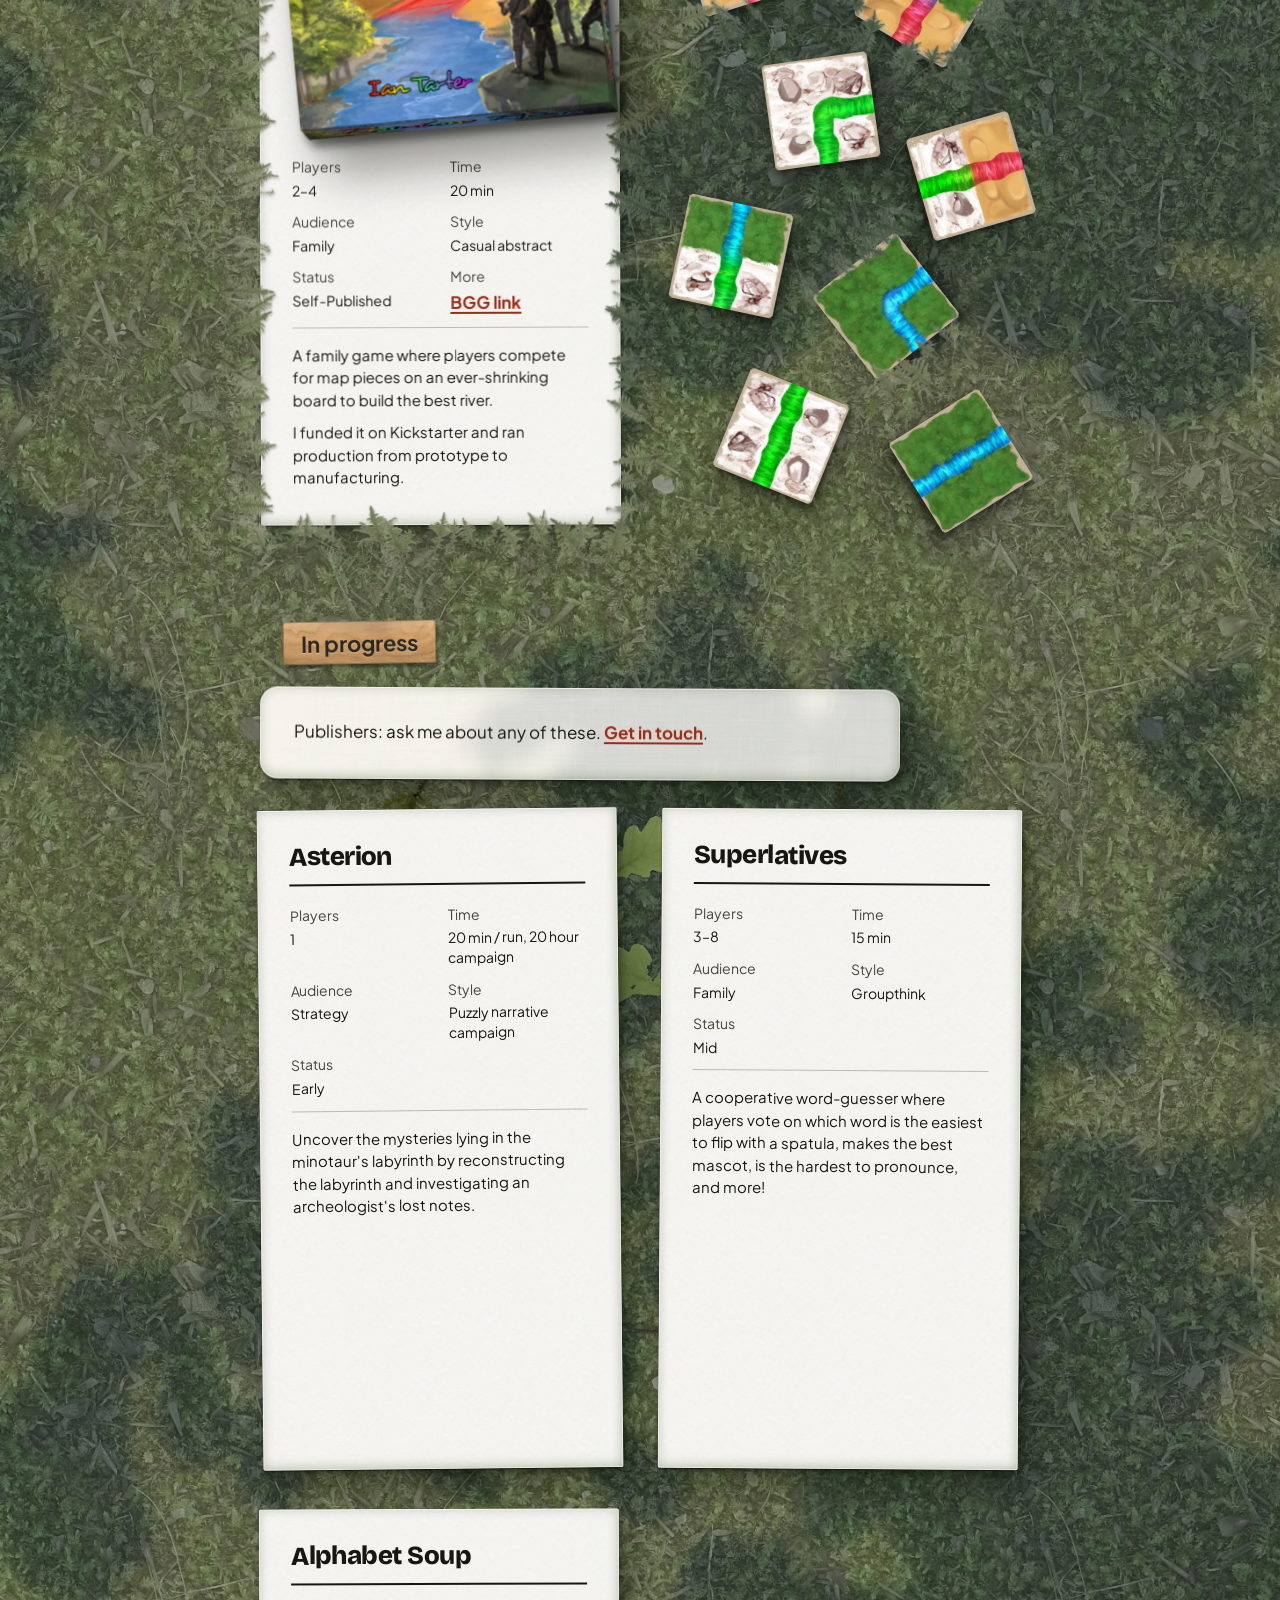
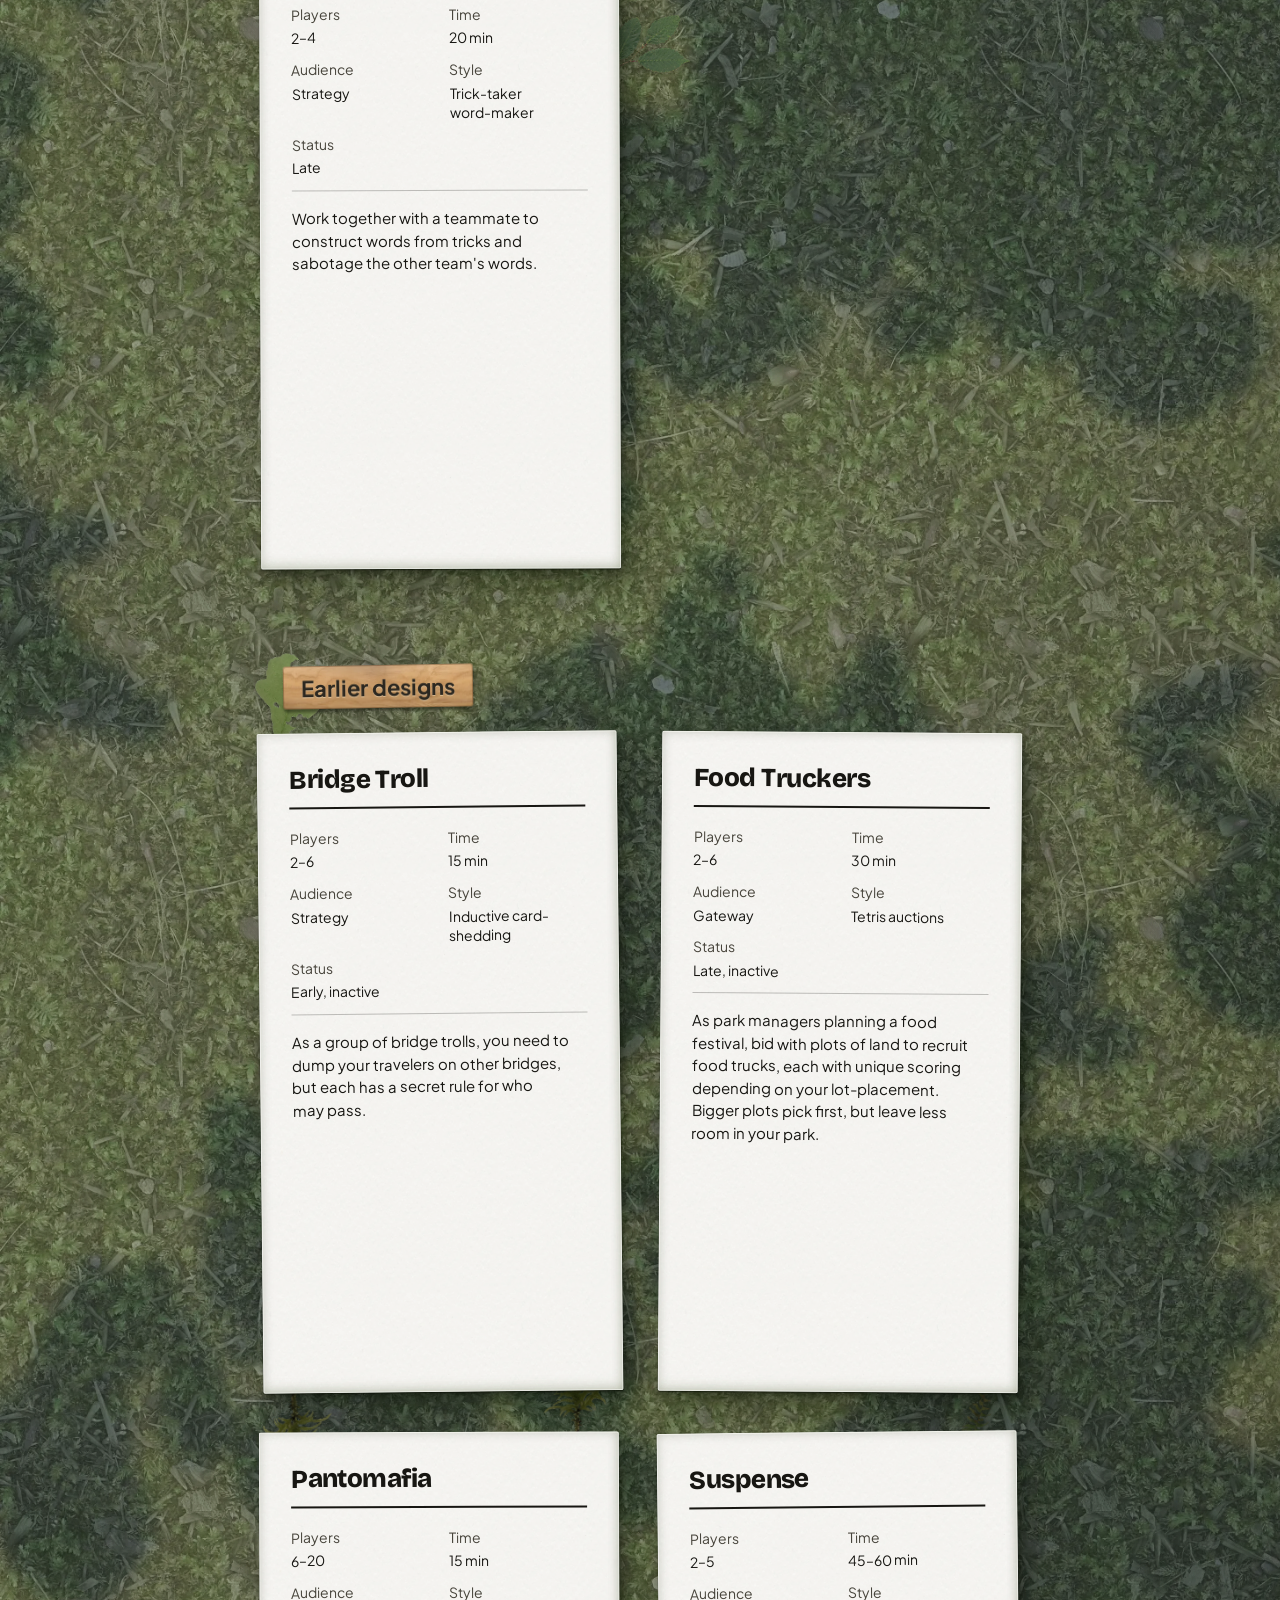
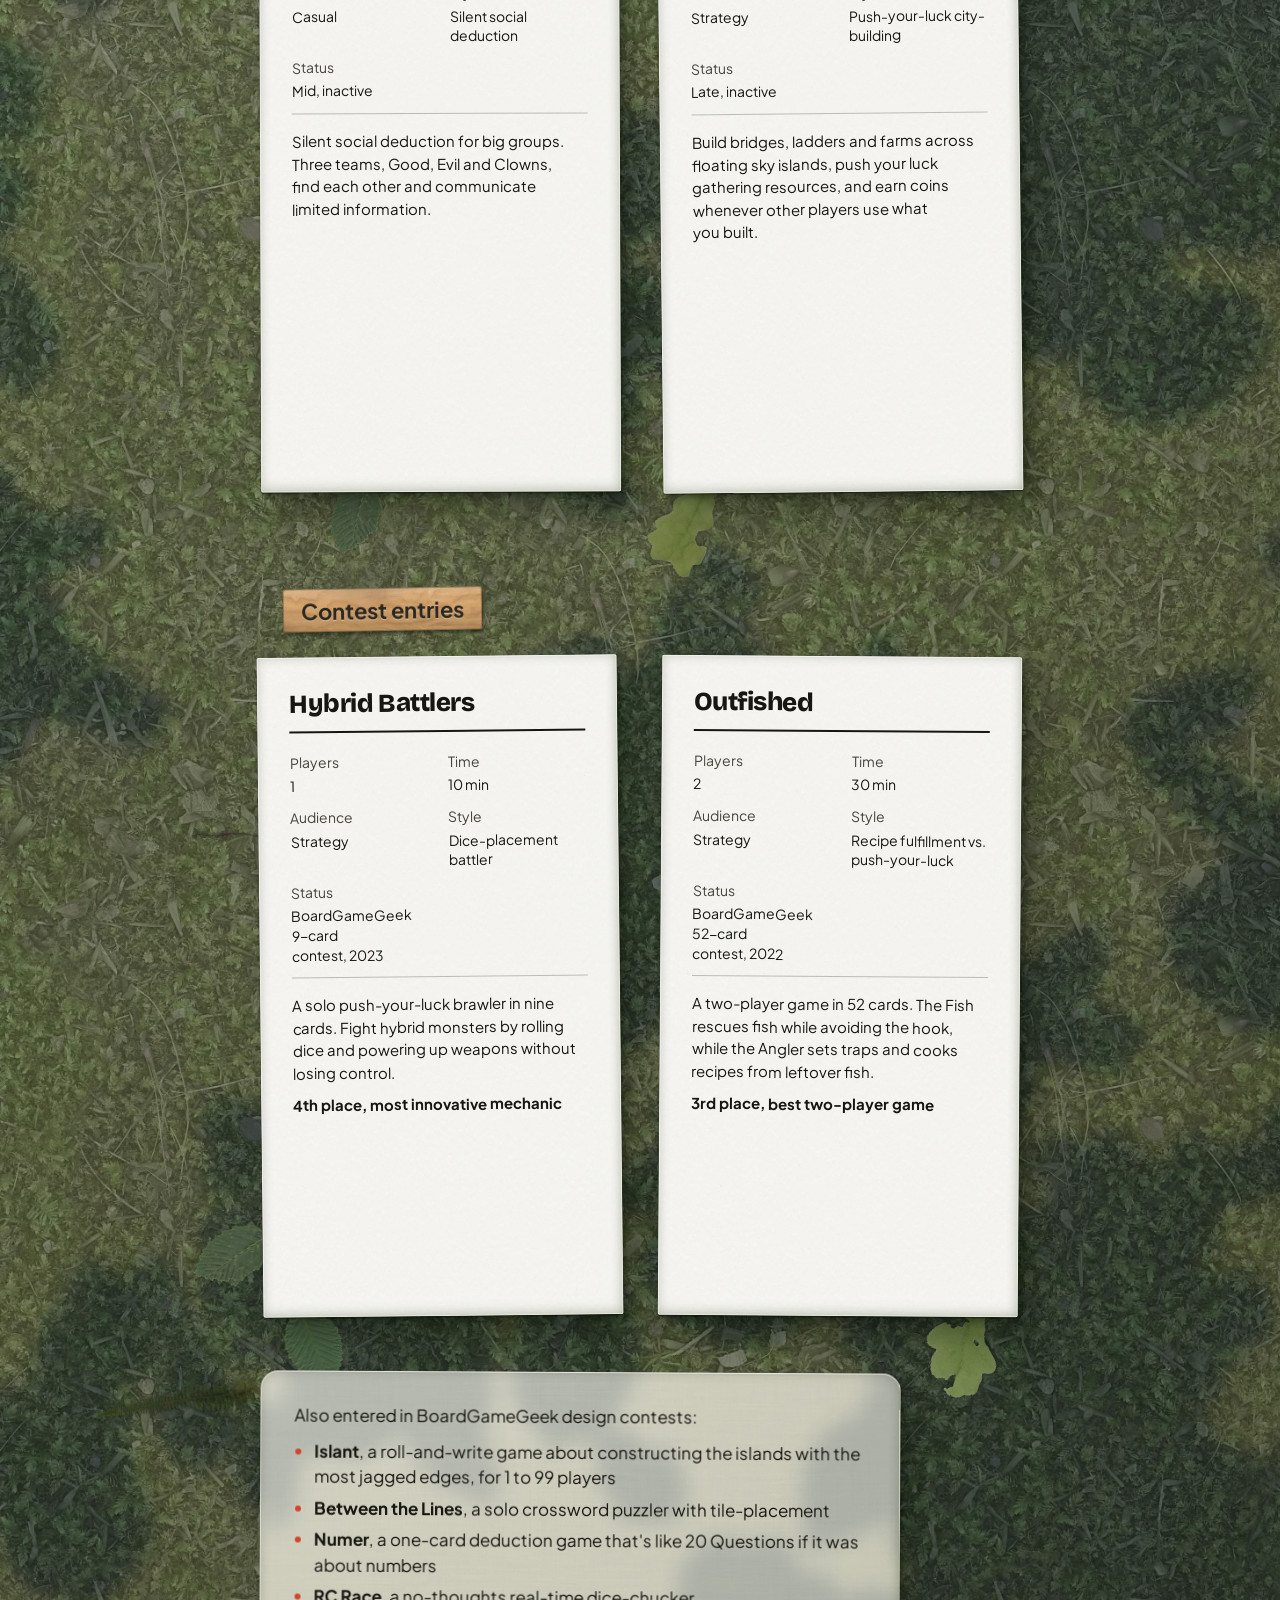
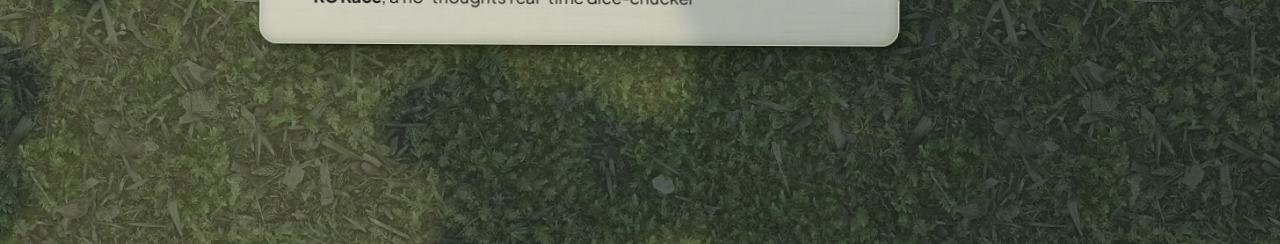
<file: projects/index.html>
<!doctype html>
<html lang="en">
<head>
<meta charset="utf-8">
<meta name="viewport" content="width=device-width, initial-scale=1">
<title>Projects · Ian Tarter</title>
<meta name="description" content="Board games designed by Ian Tarter, from published games to prototypes.">
<link rel="canonical" href="https://iantarter.com/projects/">
<meta property="og:type" content="website">
<meta property="og:title" content="Projects · Ian Tarter">
<meta property="og:description" content="Board games designed by Ian Tarter, from published games to prototypes.">
<meta property="og:url" content="https://iantarter.com/projects/">
<meta property="og:image" content="https://iantarter.com/assets/img/og/og-projects.jpg">
<meta property="og:image:width" content="1200">
<meta property="og:image:height" content="630">
<meta name="twitter:card" content="summary_large_image">
<meta name="theme-color" content="#3b4a2a">
<link rel="icon" href="/favicon.ico?v=4" sizes="32x32">
<link rel="icon" href="../assets/img/favicon.png?v=4" type="image/png" sizes="192x192">
<link rel="apple-touch-icon" href="../assets/img/apple-touch-icon.png?v=4">
<link rel="preconnect" href="https://fonts.googleapis.com">
<link rel="preconnect" href="https://fonts.gstatic.com" crossorigin>
<link rel="stylesheet" href="https://fonts.googleapis.com/css2?family=Bricolage+Grotesque:wght@300..800&family=Plus+Jakarta+Sans:ital,wght@0,300..800;1,300..800&family=Rampart+One&display=swap">
<link rel="stylesheet" href="../assets/site.css?v=20261013u">
<link rel="stylesheet" href="../assets/dir-i.css?v=20261117a">
<link rel="stylesheet" href="../assets/case-i.css?v=20261117a">
<!-- the ground fetched first, so it is usually there for the first frame -->
<link rel="preload" as="image" href="../assets/tex/moss-quiet-2k.webp" fetchpriority="high">
<link rel="preload" as="image" href="../assets/tex/canopy-shade-L.webp" fetchpriority="high">
<link rel="preload" as="image" href="../assets/tex/canopy-sun-2.webp" fetchpriority="high">
<script type="speculationrules">{"prerender": [{"where": {"and": [{"href_matches": "/*"}, {"not": {"href_matches": "*.pdf"}}]}, "eagerness": "moderate"}]}</script>
<script>(() => { // where each page lies on the forest floor (homepage 0, games to the left, case studies to the right), so a link pans the right way
  const X = p => (p = p.replace(/index\.html$/, ""), /daily-weather\/$/.test(p) ? -2 : /projects\/$/.test(p) ? -1 : /exact-sports\/$/.test(p) ? 1 : /embodied-cognition\/$/.test(p) ? 2 : /birds-lab\/$/.test(p) ? 3 : /having-fun\/$/.test(p) ? 4 : /prompt-bias\/$/.test(p) ? 5 : 0);
  // The floor runs on from page to page: each page knows where the last one lay (its spot on the floor and how far down it
  // was scrolled) and lays its own light and moss on from there, one screen width over, so the canopy shade and the moss
  // carry straight across the seam while the view pans.
  const here = X(location.pathname), F = window.__floor = { x: 0, y: 0 }, de = document.documentElement;
  requestAnimationFrame(() => { F.drawn = true; });
  // the ground's pictures start decoding now, at the top of the page, rather than once the page has been read
  F.groundP = Promise.all([...document.querySelectorAll('link[rel="preload"][as="image"]')].map(l => { const i = new Image(); i.src = l.href; return i.decode().catch(() => {}); }));
  // the pan goes as soon as the ground is in (Ian: no need to wait for the grass)
  const ready = () => { if (F.ground) { F.ready = true; F.go && requestAnimationFrame(() => F.go && F.go()); } };
  F.groundP.then(() => { F.ground = true; ready(); });
  const last = () => { try { return JSON.parse(sessionStorage.getItem("floor")); } catch (e) { return null; } };
  const lay = (s, top) => { if (!s) return; F.x = s.x + Math.sign(here - s.X) * de.clientWidth; /* the page's own width, without a scrollbar, as the pan moves it */ F.y = s.y - top; };
  const set = () => { de.style.setProperty("--wx", F.x + "px"); de.style.setProperty("--wy", F.y + "px"); };
  lay(last(), 0); set();
  let q = 0; const save = () => { clearTimeout(q); q = 0; try { sessionStorage.setItem("floor", JSON.stringify({ X: here, x: F.x, y: F.y + scrollY })); } catch (e) {} };
  addEventListener("scroll", () => { if (!q) q = setTimeout(save, 120); }, { passive: true });
  // the menu cards are tucked under the top edge of the view, not lying on the floor, so they stay where they are while the
  // floor slides by (Ian: their jump felt out of place). Only when they're in view on both sides; otherwise the page
  // just slides as one.
  const nav = () => document.querySelector(".i-nav"), navIn = () => { const n = nav(); return n && n.getBoundingClientRect().bottom > 0; };
  addEventListener("pageswap", e => { save(); const on = !!e.viewTransition && navIn(); if (on) nav().style.viewTransitionName = "nav";
    try { sessionStorage.setItem("navvt", on ? "1" : ""); } catch (er) {} });
  addEventListener("pagereveal", e => {
    // where the view will be once it lands: a link to #work lands on that section even if the browser hasn't scrolled yet
    let top = scrollY; const tg = location.hash.length > 1 && document.getElementById(decodeURIComponent(location.hash.slice(1)));
    if (tg) top = Math.max(0, Math.min(de.scrollHeight - innerHeight, tg.getBoundingClientRect().top + scrollY - (parseFloat(getComputedStyle(tg).scrollMarginTop) || 0)));
    // (a page coming back from the back button moves too: its light is drawn from these numbers, so it is right from the first frame)
    { const x = F.x, y = F.y; lay(last(), top); if (x !== F.x || Math.abs(y - F.y) > .5) { set(); dispatchEvent(new Event("floor-moved")); } }
    save();
    const t = e.viewTransition, a = window.navigation && navigation.activation; if (!t) return;
    let was = false; try { was = !!sessionStorage.getItem("navvt"); } catch (er) {}
    if (nav()) { nav().style.viewTransitionName = was && top < 80 ? "nav" : ""; const off = () => { if (nav()) nav().style.viewTransitionName = ""; }; t.finished.then(off, off); setTimeout(off, 3000); }
    // the pan waits (half a second at most) until this page's ground is in, so it never slides in bare or hazy
    F.panned = true; F.panDone = t.finished.catch(() => {});
    { const m = document.createElement("div"); m.style.cssText = "position:absolute;top:-200px;width:100px;height:100px;overflow:scroll"; de.append(m);
      de.style.setProperty("--sbw", (m.offsetWidth - m.clientWidth) + "px"); m.remove(); }
    // and until its first, heavy frames are drawn: sliding while they were drawn made the pan stutter (Ian). It sets off once
    // two frames in a row come quickly, at most 0.6s after the click.
    t.ready.then(() => { const an = document.getAnimations().filter(n => n.effect && /view-transition/.test(n.effect.pseudoElement || ""));
      an.forEach(n => n.pause()); let done = false, calm = 0, prev = performance.now();
      const go = () => { if (done) return; done = true; an.forEach(n => n.play()); };
      const tick = now => { calm = now - prev < 34 ? calm + 1 : 0; prev = now; if (F.ready && calm >= 2) go(); else if (!done) requestAnimationFrame(tick); };
      requestAnimationFrame(tick); setTimeout(go, 600); }).catch(() => {});
    const d = a && a.from && a.entry ? X(new URL(a.entry.url).pathname) - X(new URL(a.from.url).pathname) : 0;
    if (!d) t.skipTransition(); else t.types.add(d > 0 ? "pan-right" : "pan-left"); });
})();</script>
</head>
<body>
<a class="skip" href="#main">Skip to content</a>
<div class="site x-i case-i games-i" id="site" data-hero="split" data-photo="square" data-nav="spread" data-brand="on" data-focus="on" data-labelpos="side" data-exp="timeline" data-contact="side" data-form="on" data-poly="on" data-links="underline" data-buttons="solid" data-texture="none" data-hover="lift" data-marks="on" data-dividers="none" data-labeldeco="none">
<header class="i-nav"><nav class="hand" aria-label="Site"><a class="lay" href="../#work" style="--i:0"><span>Work</span></a><a class="lay" href="../#exp" style="--i:1"><span>Experience</span></a><a class="lay" href="../#games" style="--i:2"><span>Games</span></a><a class="lay" href="../#contact" style="--i:3"><span>Contact</span></a><a class="r lay" href="../resume.pdf" style="--i:4"><span>Resume</span></a></nav></header>

<main class="i-scene" id="main">
<a class="i-label c-back" href="../#games">Back to the homepage</a>
<article class="card lay c-doc c-head"><div class="cf s-case-head">
    <h1 class="s-case-title">Projects</h1>
    <p class="s-case-lede">I've designed board games for over a decade. Here's what's out, what I'm working on now, and earlier designs I'm still proud&nbsp;of.</p>
  </div></article>
  <h2 class="i-label">Published</h2>
  <section class="i-row g-grid">
          <article class="card lay g-card g1 g-pitch"><div class="cf"><h3>The Daily Weather</h3><div class="c-art art-dw"><div class="wallet-lay lay"><img class="wallet" src="../assets/img/dw-wallet.webp" alt="The Daily Weather in its wallet"></div></div><dl class="g-facts"><div><dt>Players</dt><dd>1</dd></div><div><dt>Time</dt><dd>10 min / day</dd></div><div><dt>Audience</dt><dd>Casual</dd></div><div><dt>Style</dt><dd>Morning puzzle</dd></div><div><dt>Status</dt><dd>Published</dd></div><div><dt>More</dt><dd><a href="../work/daily-weather/">Case study</a></dd></div></dl><p class="c-text">A pocket-sized 18-card game with 7 years of unique puzzles. You can buy it now from <a href="https://buttonshygames.com/">Button Shy</a> for $15.</p><blockquote class="s-quote"><p>“The Daily Weather is going to be a beloved addition to your collection.”</p><cite><a href="https://whatsericplaying.com/2026/02/09/the-daily-weather/">What’s Eric Playing?</a></cite></blockquote><blockquote class="s-quote"><p>“If you’re a fan of spatial puzzles, this one is a must-have in my opinion.”</p><cite><a href="https://yogibearanddelaware.com/2026/01/25/its-raining-men-a-preview-of-the-daily-weather/">Yogi Bear and Delaware</a></cite></blockquote></div></article>
          <article class="card lay g-card g-pitch"><div class="cf"><h3>Magical Athlete: Second Wind</h3><div class="c-art art-ma"><div class="racer-lay lay"><img class="racer" src="../assets/img/nemesis.webp?v=2" alt="The Nemesis racer card: a curly-haired figure in a robe swinging a sword. Its power reads: When other racers roll for their main move, I can roll too. If I roll the same, I move that amount." width="552" height="772"></div></div><dl class="g-facts"><div><dt>Players</dt><dd>2–6</dd></div><div><dt>Time</dt><dd>30 min</dd></div><div><dt>Audience</dt><dd>Family</dd></div><div><dt>Style</dt><dd>Silly racing</dd></div><div><dt>Status</dt><dd>Published</dd></div><div><dt>More</dt><dd><a href="https://cmyk.games/secondwind">Announcement</a></dd></div></dl><p class="c-text">Magical Athlete: Second Wind is a standalone (or combine-able!) expansion to Magical Athlete. Recruit a team of absurd racers—Diva, Hog Knight, Stepdad—then just roll your die and move that many spaces. Except each racer has a deeply unfair, game breaking power.</p><p class="c-text">For Second Wind, I designed the Nemesis racer.</p></div></article>
          <article class="card lay g-card g-pitch g-rr"><div class="cf"><h3>Rainbow River</h3><div class="c-art art-rr"><div class="box-lay lay lay-rock" data-outline="0,0 1,0 1,1 0,1"><img class="box" src="../assets/img/rainbow-river-box.webp?v=2" alt="The Rainbow River box: a painted river running red, green and blue from snowy mountains through a desert, with four explorers looking on from a cliff, and Ian Tarter's name under the title" width="656" height="645" loading="lazy"></div></div><dl class="g-facts"><div><dt>Players</dt><dd>2–4</dd></div><div><dt>Time</dt><dd>20 min</dd></div><div><dt>Audience</dt><dd>Family</dd></div><div><dt>Style</dt><dd>Casual abstract</dd></div><div><dt>Status</dt><dd>Self-Published</dd></div><div><dt>More</dt><dd><a href="https://boardgamegeek.com/boardgame/350782/rainbow-river">BGG link</a></dd></div></dl><p class="c-text">A family game where players compete for map pieces on an ever-shrinking board to build the best river.</p><p class="c-text">I funded it on Kickstarter and ran production from prototype to manufacturing.</p></div></article><div class="rr-scatter" aria-hidden="true"><div class="rr-tile lay"><img src="../assets/img/rainbow-river-tile-d.webp?v=2" alt="" width="320" height="320" loading="lazy"></div><div class="rr-tile lay"><img src="../assets/img/rainbow-river-tile-a.webp?v=2" alt="" width="320" height="320" loading="lazy"></div><div class="rr-tile lay"><img src="../assets/img/rainbow-river-tile-f.webp?v=2" alt="" width="320" height="320" loading="lazy"></div><div class="rr-tile lay"><img src="../assets/img/rainbow-river-tile-b.webp?v=2" alt="" width="320" height="320" loading="lazy"></div><div class="rr-tile lay"><img src="../assets/img/rainbow-river-tile-g.webp?v=2" alt="" width="320" height="320" loading="lazy"></div><div class="rr-tile lay"><img src="../assets/img/rainbow-river-tile-c.webp?v=2" alt="" width="320" height="320" loading="lazy"></div><div class="rr-tile lay"><img src="../assets/img/rainbow-river-tile-h.webp?v=2" alt="" width="320" height="320" loading="lazy"></div><div class="rr-tile lay"><img src="../assets/img/rainbow-river-tile-e.webp?v=2" alt="" width="320" height="320" loading="lazy"></div></div>
        </section>

  <h2 class="i-label">In progress</h2>
  <article class="card lay g-note"><div class="cf"><p>Publishers: ask me about any of these. <a href="../#contact">Get in touch</a>.</p></div></article>
  <section class="i-row g-grid">
          <article class="card lay g-card g-pitch"><div class="cf"><h3>Asterion</h3><dl class="g-facts"><div><dt>Players</dt><dd>1</dd></div><div><dt>Time</dt><dd>20 min / run, 20 hour campaign</dd></div><div><dt>Audience</dt><dd>Strategy</dd></div><div><dt>Style</dt><dd>Puzzly narrative campaign</dd></div><div><dt>Status</dt><dd>Early</dd></div></dl><p class="c-text">Uncover the mysteries lying in the minotaur's labyrinth by reconstructing the labyrinth and investigating an archeologist's lost notes.</p></div></article>
          <article class="card lay g-card g-pitch"><div class="cf"><h3>Superlatives</h3><dl class="g-facts"><div><dt>Players</dt><dd>3–8</dd></div><div><dt>Time</dt><dd>15 min</dd></div><div><dt>Audience</dt><dd>Family</dd></div><div><dt>Style</dt><dd>Groupthink</dd></div><div><dt>Status</dt><dd>Mid</dd></div></dl><p class="c-text">A cooperative word-guesser where players vote on which word is the easiest to flip with a spatula, makes the best mascot, is the hardest to pronounce, and more!</p></div></article>
          <article class="card lay g-card g-pitch"><div class="cf"><h3>Alphabet Soup</h3><dl class="g-facts"><div><dt>Players</dt><dd>2–4</dd></div><div><dt>Time</dt><dd>20 min</dd></div><div><dt>Audience</dt><dd>Strategy</dd></div><div><dt>Style</dt><dd>Trick-taker word-maker</dd></div><div><dt>Status</dt><dd>Late</dd></div></dl><p class="c-text">Work together with a teammate to construct words from tricks and sabotage the other team's words.</p></div></article>
        </section>

  <h2 class="i-label">Earlier designs</h2>
  <section class="i-row g-grid">
          <article class="card lay g-card g-pitch"><div class="cf"><h3>Bridge Troll</h3><dl class="g-facts"><div><dt>Players</dt><dd>2–6</dd></div><div><dt>Time</dt><dd>15 min</dd></div><div><dt>Audience</dt><dd>Strategy</dd></div><div><dt>Style</dt><dd>Inductive card-shedding</dd></div><div><dt>Status</dt><dd>Early, inactive</dd></div></dl><p class="c-text">As a group of bridge trolls, you need to dump your travelers on other bridges, but each has a secret rule for who may pass.</p></div></article>
          <article class="card lay g-card g-pitch"><div class="cf"><h3>Food Truckers</h3><dl class="g-facts"><div><dt>Players</dt><dd>2–6</dd></div><div><dt>Time</dt><dd>30 min</dd></div><div><dt>Audience</dt><dd>Gateway</dd></div><div><dt>Style</dt><dd>Tetris auctions</dd></div><div><dt>Status</dt><dd>Late, inactive</dd></div></dl><p class="c-text">As park managers planning a food festival, bid with plots of land to recruit food trucks, each with unique scoring depending on your lot-placement. Bigger plots pick first, but leave less room in your park.</p></div></article>
          <article class="card lay g-card g-pitch"><div class="cf"><h3>Pantomafia</h3><dl class="g-facts"><div><dt>Players</dt><dd>6–20</dd></div><div><dt>Time</dt><dd>15 min</dd></div><div><dt>Audience</dt><dd>Casual</dd></div><div><dt>Style</dt><dd>Silent social deduction</dd></div><div><dt>Status</dt><dd>Mid, inactive</dd></div></dl><p class="c-text">Silent social deduction for big groups. Three teams, Good, Evil and Clowns, find each other and communicate limited information.</p></div></article>
          <article class="card lay g-card g-pitch"><div class="cf"><h3>Suspense</h3><dl class="g-facts"><div><dt>Players</dt><dd>2–5</dd></div><div><dt>Time</dt><dd>45–60 min</dd></div><div><dt>Audience</dt><dd>Strategy</dd></div><div><dt>Style</dt><dd>Push-your-luck city-building</dd></div><div><dt>Status</dt><dd>Late, inactive</dd></div></dl><p class="c-text">Build bridges, ladders and farms across floating sky islands, push your luck gathering resources, and earn coins whenever other players use what you built.</p></div></article>
        </section>

  <h2 class="i-label">Contest entries</h2>
  <section class="i-row g-grid">
          <article class="card lay g-card g-pitch"><div class="cf"><h3>Hybrid Battlers</h3><dl class="g-facts"><div><dt>Players</dt><dd>1</dd></div><div><dt>Time</dt><dd>10 min</dd></div><div><dt>Audience</dt><dd>Strategy</dd></div><div><dt>Style</dt><dd>Dice-placement battler</dd></div><div><dt>Status</dt><dd>BoardGameGeek 9-card contest, 2023</dd></div></dl><p class="c-text">A solo push-your-luck brawler in nine cards. Fight hybrid monsters by rolling dice and powering up weapons without losing control.</p><p class="c-text"><b>4th place, most innovative mechanic</b></p></div></article>
          <article class="card lay g-card g-pitch"><div class="cf"><h3>Outfished</h3><dl class="g-facts"><div><dt>Players</dt><dd>2</dd></div><div><dt>Time</dt><dd>30 min</dd></div><div><dt>Audience</dt><dd>Strategy</dd></div><div><dt>Style</dt><dd>Recipe fulfillment vs. push-your-luck</dd></div><div><dt>Status</dt><dd>BoardGameGeek 52-card contest, 2022</dd></div></dl><p class="c-text">A two-player game in 52 cards. The Fish rescues fish while avoiding the hook, while the Angler sets traps and cooks recipes from leftover fish.</p><p class="c-text"><b>3rd place, best two-player game</b></p></div></article>
        </section>
  <article class="card lay g-note"><div class="cf"><p>Also entered in BoardGameGeek design contests:</p>
        <ul class="s-proj-list">
          <li><b>Islant</b>, a roll-and-write game about constructing the islands with the most jagged edges, for 1 to 99 players</li>
          <li><b>Between the Lines</b>, a solo crossword puzzler with tile-placement</li>
          <li><b>Numer</b>, a one-card deduction game that's like 20 Questions if it was about numbers</li>
          <li><b>RC Race</b>, a no-thoughts real-time dice-chucker</li>
        </ul></div></article>


</main>

</div>
<script>(() => { // each piece learns where it lies before the page is first drawn, so its light is right from the start
  // (until blades.js did this, every card was lit as if it were the whole page: a dark rim that then changed)
  const sc = document.querySelector(".x-i"); if (!sc) return; const R = sc.getBoundingClientRect();
  sc.style.setProperty("--pw", sc.offsetWidth + "px"); sc.style.setProperty("--ph", sc.offsetHeight + "px");
  document.querySelectorAll(".card, .hand a").forEach(el => { const r = el.getBoundingClientRect();
    el.style.setProperty("--ox", (r.left + r.width / 2 - el.offsetWidth / 2 - R.left) + "px"); el.style.setProperty("--oy", (r.top + r.height / 2 - el.offsetHeight / 2 - R.top) + "px"); }); })();</script><script>(() => { const done = () => document.documentElement.classList.add("ground-in");
  window.__floor.groundP.then(() => { const F = window.__floor || {}; if (document.prerendering || !F.drawn || F.panned) { document.documentElement.classList.add("ground-now"); done(); } else requestAnimationFrame(done); });
  setTimeout(done, 5000); })();</script><script src="../assets/blades.js?v=20261109a" defer></script><script src="../assets/forest.js?v=20261107a" defer></script>
</body>
</html>
</file>
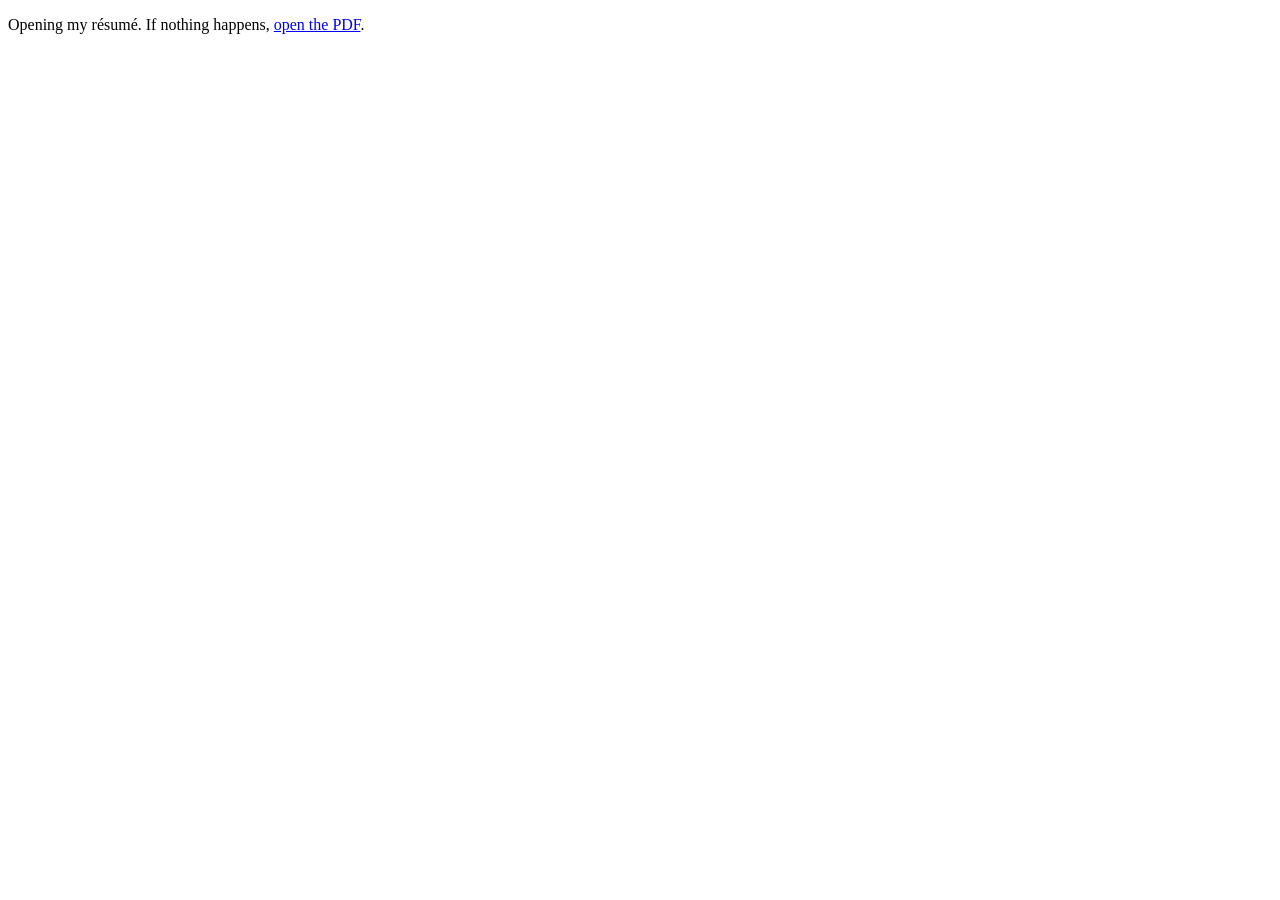
<file: resume/index.html>
<!doctype html>
<html lang="en">
<head>
<meta charset="utf-8">
<meta name="viewport" content="width=device-width, initial-scale=1">
<title>Ian Tarter résumé</title>
<meta http-equiv="refresh" content="0; url=/resume.pdf">
<link rel="canonical" href="/resume.pdf">
</head>
<body>
<p>Opening my résumé. If nothing happens, <a href="/resume.pdf">open the PDF</a>.</p>
</body>
</html>
</file>
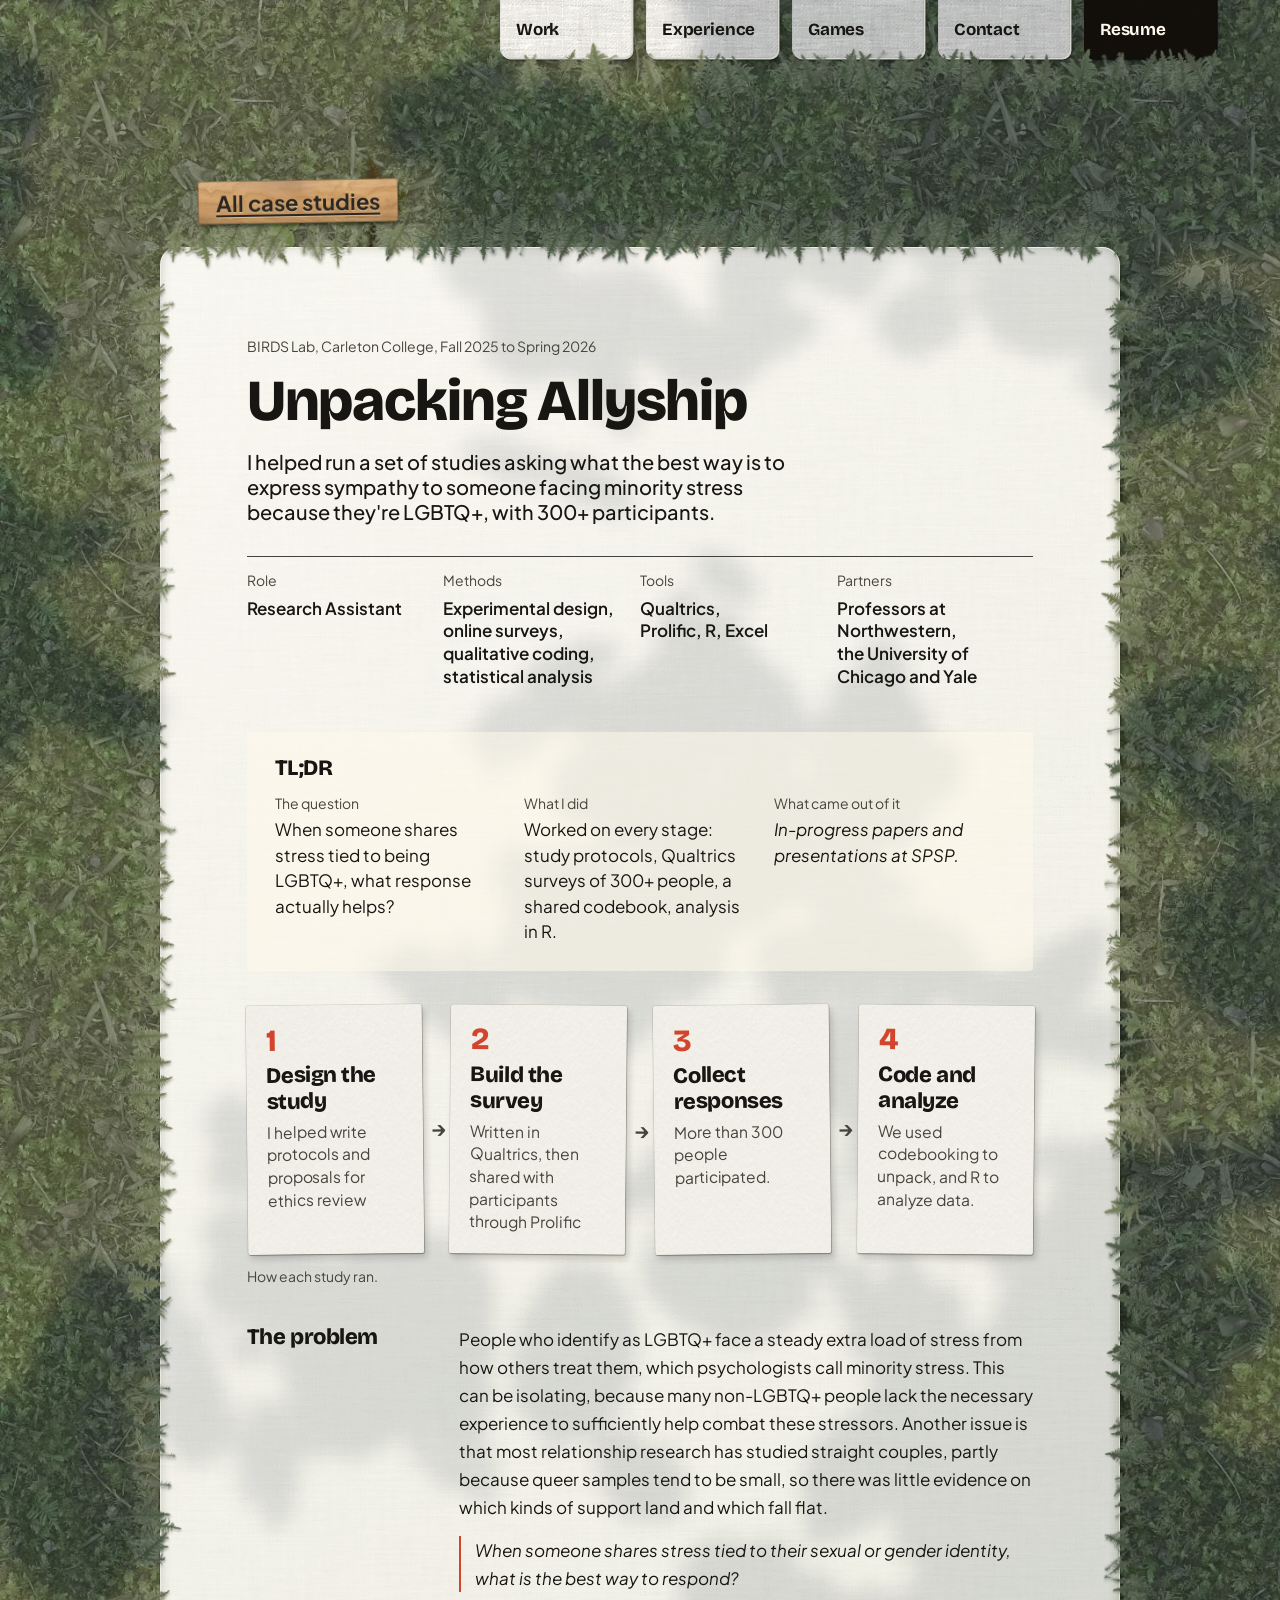
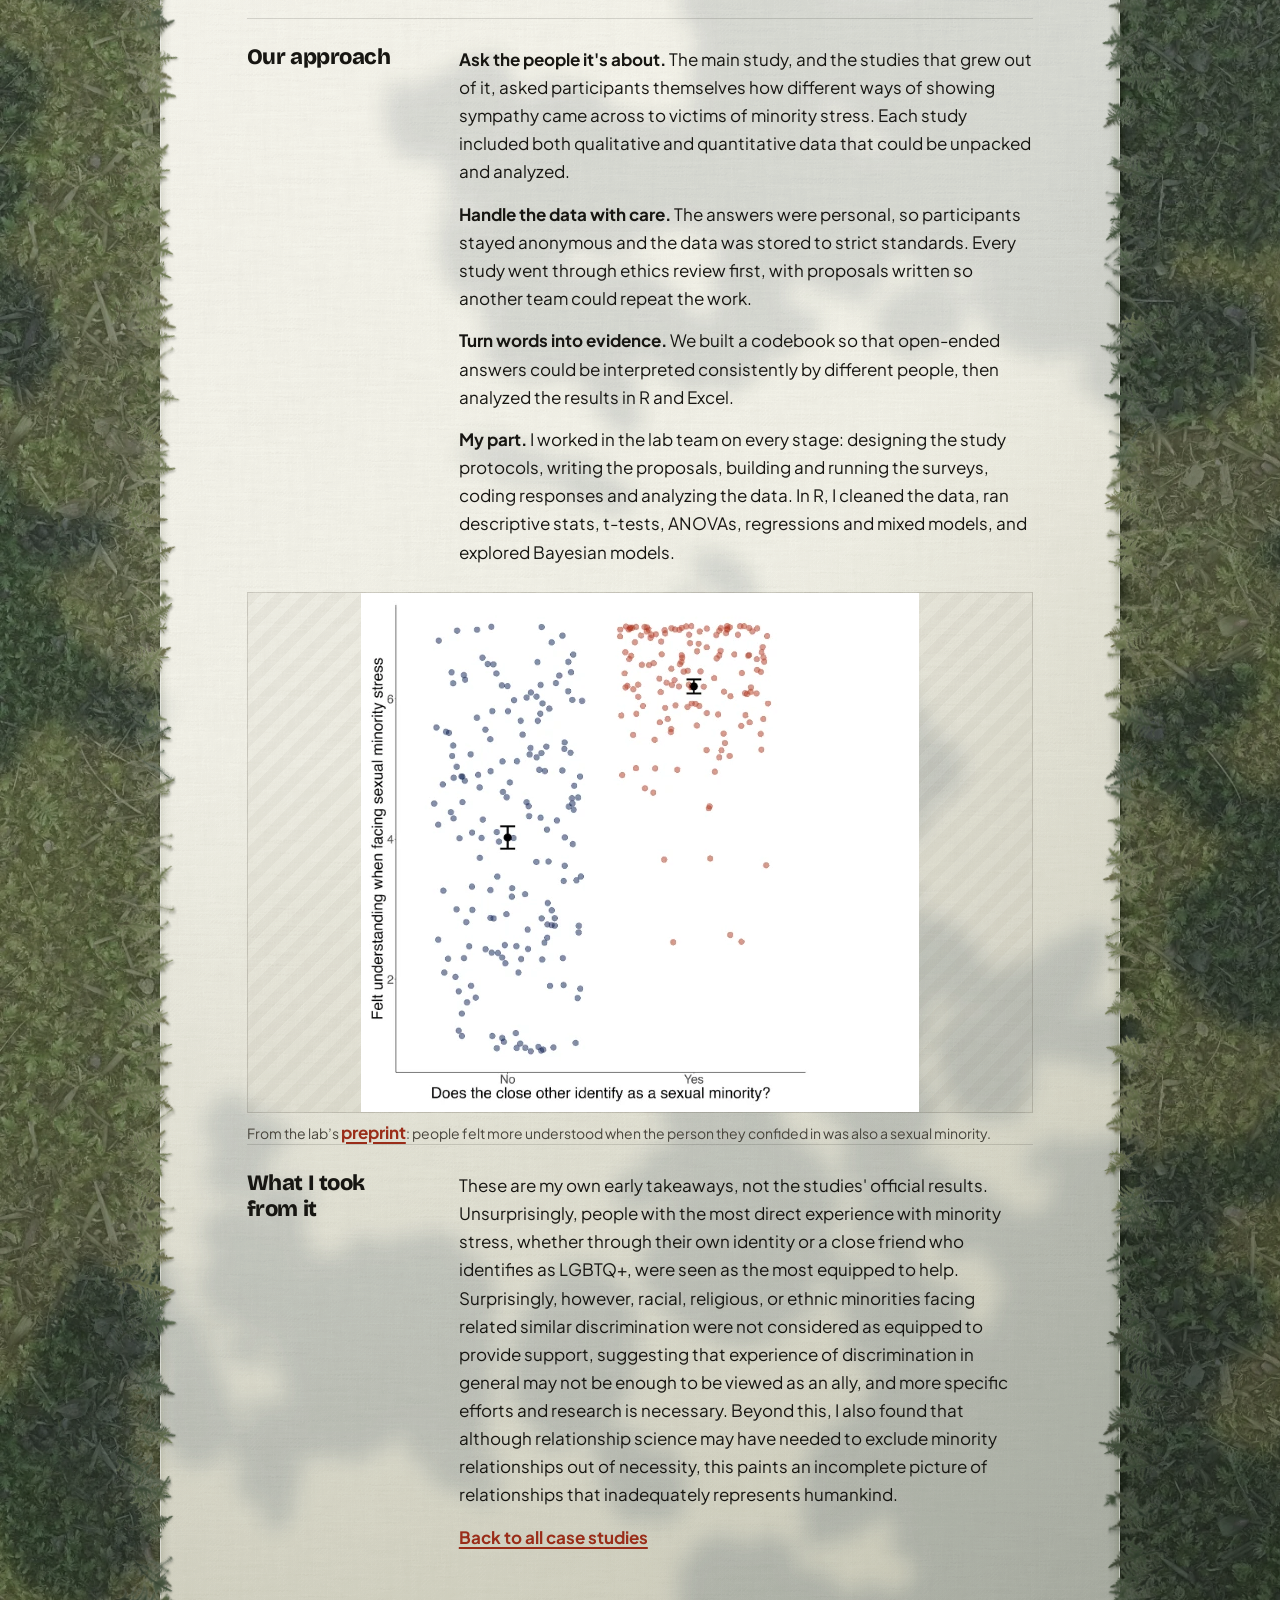
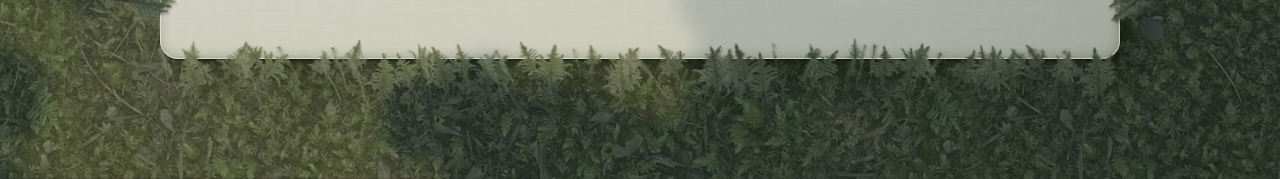
<file: work/birds-lab/index.html>
<!doctype html>
<html lang="en">
<head>
<meta charset="utf-8">
<meta name="viewport" content="width=device-width, initial-scale=1">
<title>Unpacking Allyship · Ian Tarter</title>
<meta name="description" content="Case study: research on the best way to show sympathy to people facing stress tied to being LGBTQ+, from study design to analysis.">
<link rel="canonical" href="https://iantarter.com/work/birds-lab/">
<meta property="og:type" content="website">
<meta property="og:title" content="Unpacking Allyship · Ian Tarter">
<meta property="og:description" content="Case study: research on the best way to show sympathy to people facing stress tied to being LGBTQ+, from study design to analysis.">
<meta property="og:url" content="https://iantarter.com/work/birds-lab/">
<meta property="og:image" content="https://iantarter.com/assets/img/og/og-birds-lab.jpg">
<meta property="og:image:width" content="1200">
<meta property="og:image:height" content="630">
<meta name="twitter:card" content="summary_large_image">
<meta name="theme-color" content="#3b4a2a">
<link rel="icon" href="/favicon.ico?v=4" sizes="32x32">
<link rel="icon" href="../../assets/img/favicon.png?v=4" type="image/png" sizes="192x192">
<link rel="apple-touch-icon" href="../../assets/img/apple-touch-icon.png?v=4">
<link rel="preconnect" href="https://fonts.googleapis.com">
<link rel="preconnect" href="https://fonts.gstatic.com" crossorigin>
<link rel="stylesheet" href="https://fonts.googleapis.com/css2?family=Bricolage+Grotesque:wght@300..800&family=Plus+Jakarta+Sans:ital,wght@0,300..800;1,300..800&family=Rampart+One&display=swap">
<link rel="stylesheet" href="../../assets/site.css?v=20261013u">
<link rel="stylesheet" href="../../assets/dir-i.css?v=20261117a">
<link rel="stylesheet" href="../../assets/case-i.css?v=20261117a">
<!-- the ground fetched first, so it is usually there for the first frame -->
<link rel="preload" as="image" href="../../assets/tex/moss-quiet-2k.webp" fetchpriority="high">
<link rel="preload" as="image" href="../../assets/tex/canopy-shade-L.webp" fetchpriority="high">
<link rel="preload" as="image" href="../../assets/tex/canopy-sun-2.webp" fetchpriority="high">
<script type="speculationrules">{"prerender": [{"where": {"and": [{"href_matches": "/*"}, {"not": {"href_matches": "*.pdf"}}]}, "eagerness": "moderate"}]}</script>
<script>(() => { // where each page lies on the forest floor (homepage 0, games to the left, case studies to the right), so a link pans the right way
  const X = p => (p = p.replace(/index\.html$/, ""), /daily-weather\/$/.test(p) ? -2 : /projects\/$/.test(p) ? -1 : /exact-sports\/$/.test(p) ? 1 : /embodied-cognition\/$/.test(p) ? 2 : /birds-lab\/$/.test(p) ? 3 : /having-fun\/$/.test(p) ? 4 : /prompt-bias\/$/.test(p) ? 5 : 0);
  // The floor runs on from page to page: each page knows where the last one lay (its spot on the floor and how far down it
  // was scrolled) and lays its own light and moss on from there, one screen width over, so the canopy shade and the moss
  // carry straight across the seam while the view pans.
  const here = X(location.pathname), F = window.__floor = { x: 0, y: 0 }, de = document.documentElement;
  requestAnimationFrame(() => { F.drawn = true; });
  // the ground's pictures start decoding now, at the top of the page, rather than once the page has been read
  F.groundP = Promise.all([...document.querySelectorAll('link[rel="preload"][as="image"]')].map(l => { const i = new Image(); i.src = l.href; return i.decode().catch(() => {}); }));
  // the pan goes as soon as the ground is in (Ian: no need to wait for the grass)
  const ready = () => { if (F.ground) { F.ready = true; F.go && requestAnimationFrame(() => F.go && F.go()); } };
  F.groundP.then(() => { F.ground = true; ready(); });
  const last = () => { try { return JSON.parse(sessionStorage.getItem("floor")); } catch (e) { return null; } };
  const lay = (s, top) => { if (!s) return; F.x = s.x + Math.sign(here - s.X) * de.clientWidth; /* the page's own width, without a scrollbar, as the pan moves it */ F.y = s.y - top; };
  const set = () => { de.style.setProperty("--wx", F.x + "px"); de.style.setProperty("--wy", F.y + "px"); };
  lay(last(), 0); set();
  let q = 0; const save = () => { clearTimeout(q); q = 0; try { sessionStorage.setItem("floor", JSON.stringify({ X: here, x: F.x, y: F.y + scrollY })); } catch (e) {} };
  addEventListener("scroll", () => { if (!q) q = setTimeout(save, 120); }, { passive: true });
  // the menu cards are tucked under the top edge of the view, not lying on the floor, so they stay where they are while the
  // floor slides by (Ian: their jump felt out of place). Only when they're in view on both sides; otherwise the page
  // just slides as one.
  const nav = () => document.querySelector(".i-nav"), navIn = () => { const n = nav(); return n && n.getBoundingClientRect().bottom > 0; };
  addEventListener("pageswap", e => { save(); const on = !!e.viewTransition && navIn(); if (on) nav().style.viewTransitionName = "nav";
    try { sessionStorage.setItem("navvt", on ? "1" : ""); } catch (er) {} });
  addEventListener("pagereveal", e => {
    // where the view will be once it lands: a link to #work lands on that section even if the browser hasn't scrolled yet
    let top = scrollY; const tg = location.hash.length > 1 && document.getElementById(decodeURIComponent(location.hash.slice(1)));
    if (tg) top = Math.max(0, Math.min(de.scrollHeight - innerHeight, tg.getBoundingClientRect().top + scrollY - (parseFloat(getComputedStyle(tg).scrollMarginTop) || 0)));
    // (a page coming back from the back button moves too: its light is drawn from these numbers, so it is right from the first frame)
    { const x = F.x, y = F.y; lay(last(), top); if (x !== F.x || Math.abs(y - F.y) > .5) { set(); dispatchEvent(new Event("floor-moved")); } }
    save();
    const t = e.viewTransition, a = window.navigation && navigation.activation; if (!t) return;
    let was = false; try { was = !!sessionStorage.getItem("navvt"); } catch (er) {}
    if (nav()) { nav().style.viewTransitionName = was && top < 80 ? "nav" : ""; const off = () => { if (nav()) nav().style.viewTransitionName = ""; }; t.finished.then(off, off); setTimeout(off, 3000); }
    // the pan waits (half a second at most) until this page's ground is in, so it never slides in bare or hazy
    F.panned = true; F.panDone = t.finished.catch(() => {});
    { const m = document.createElement("div"); m.style.cssText = "position:absolute;top:-200px;width:100px;height:100px;overflow:scroll"; de.append(m);
      de.style.setProperty("--sbw", (m.offsetWidth - m.clientWidth) + "px"); m.remove(); }
    // and until its first, heavy frames are drawn: sliding while they were drawn made the pan stutter (Ian). It sets off once
    // two frames in a row come quickly, at most 0.6s after the click.
    t.ready.then(() => { const an = document.getAnimations().filter(n => n.effect && /view-transition/.test(n.effect.pseudoElement || ""));
      an.forEach(n => n.pause()); let done = false, calm = 0, prev = performance.now();
      const go = () => { if (done) return; done = true; an.forEach(n => n.play()); };
      const tick = now => { calm = now - prev < 34 ? calm + 1 : 0; prev = now; if (F.ready && calm >= 2) go(); else if (!done) requestAnimationFrame(tick); };
      requestAnimationFrame(tick); setTimeout(go, 600); }).catch(() => {});
    const d = a && a.from && a.entry ? X(new URL(a.entry.url).pathname) - X(new URL(a.from.url).pathname) : 0;
    if (!d) t.skipTransition(); else t.types.add(d > 0 ? "pan-right" : "pan-left"); });
})();</script>
</head>
<body>
<a class="skip" href="#main">Skip to content</a>
<div class="site x-i case-i" id="site" data-hero="split" data-photo="square" data-nav="spread" data-brand="on" data-focus="on" data-labelpos="side" data-exp="timeline" data-contact="side" data-form="on" data-poly="on" data-links="underline" data-buttons="solid" data-texture="none" data-hover="lift" data-marks="on" data-dividers="none" data-labeldeco="none">
<header class="i-nav"><nav class="hand" aria-label="Site"><a class="lay" href="../../#work" style="--i:0"><span>Work</span></a><a class="lay" href="../../#exp" style="--i:1"><span>Experience</span></a><a class="lay" href="../../#games" style="--i:2"><span>Games</span></a><a class="lay" href="../../#contact" style="--i:3"><span>Contact</span></a><a class="r lay" href="../../resume.pdf" style="--i:4"><span>Resume</span></a></nav></header>

<main class="i-scene" id="main">
<a class="i-label c-back" href="../../#work">All case studies</a>
<article class="card lay c-doc" aria-labelledby="case-title"><div class="cf">
  <div class="s-inner s-case-head">
    <p class="s-case-meta">BIRDS Lab, Carleton College, Fall 2025 to Spring&nbsp;2026</p>
    <h1 class="s-case-title" id="case-title">Unpacking Allyship</h1>
    <p class="s-case-lede">I helped run a set of studies asking what the best way is to express sympathy to someone facing minority stress because they're LGBTQ+, with 300+ participants.</p>
    <dl class="s-case-facts">
      <div><dt>Role</dt><dd>Research Assistant</dd></div>
      <div><dt>Methods</dt><dd>Experimental design, online surveys, qualitative coding, statistical analysis</dd></div>
      <div><dt>Tools</dt><dd>Qualtrics, Prolific, R, Excel</dd></div>
      <div><dt>Partners</dt><dd>Professors at Northwestern, the University of Chicago and Yale</dd></div>
    </dl>
  </div>
  <div class="s-inner s-tldr">
    <h2 class="s-label s-tldr-h">TL;DR</h2>
    <dl><div><dt>The question</dt><dd>When someone shares stress tied to being LGBTQ+, what response actually helps?</dd></div><div><dt>What I did</dt><dd>Worked on every stage: study protocols, Qualtrics surveys of 300+ people, a shared codebook, analysis in R.</dd></div><div><dt>What came out of it</dt><dd><i>In-progress papers and presentations at SPSP.</i></dd></div></dl>
  </div>


  <figure class="s-inner s-flow" aria-labelledby="flow-cap">
    <ol class="s-flow-steps">
      <li><b>Design the study</b><span>I helped write protocols and proposals for ethics review</span></li>
      <li><b>Build the survey</b><span>Written in Qualtrics, then shared with participants through Prolific</span></li>
      <li><b>Collect responses</b><span>More than 300 people participated.</span></li>
      <li><b>Code and analyze</b><span>We used codebooking to unpack, and R to analyze data.</span></li>
    </ol>
    <figcaption id="flow-cap">How each study ran.</figcaption>
  </figure>

  <section class="s-section">
    <div class="s-inner">
      <h2 class="s-label">The problem</h2>
      <div class="s-body">
        <p>People who identify as LGBTQ+ face a steady extra load of stress from how others treat them, which psychologists call minority stress. This can be isolating, because many non-LGBTQ+ people lack the necessary experience to sufficiently help combat these stressors. Another issue is that most relationship research has studied straight couples, partly because queer samples tend to be small, so there was little evidence on which kinds of support land and which fall&nbsp;flat.</p>
        <p class="s-case-q">When someone shares stress tied to their sexual or gender identity, what is the best way to respond?</p>
      </div>
    </div>
  </section>

  <section class="s-section">
    <div class="s-inner">
      <h2 class="s-label">Our approach</h2>
      <div class="s-body">
        <p><b>Ask the people it's about.</b> The main study, and the studies that grew out of it, asked participants themselves how different ways of showing sympathy came across to victims of minority stress. Each study included both qualitative and quantitative data that could be unpacked and analyzed.</p>
        <p><b>Handle the data with care.</b> The answers were personal, so participants stayed anonymous and the data was stored to strict standards. Every study went through ethics review first, with proposals written so another team could repeat the work.</p>
        <p><b>Turn words into evidence.</b> We built a codebook so that open-ended answers could be interpreted consistently by different people, then analyzed the results in R and Excel.</p>
        <p><b>My part.</b> I worked in the lab team on every stage: designing the study protocols, writing the proposals, building and running the surveys, coding responses and analyzing the data. In R, I cleaned the data, ran descriptive stats, t-tests, ANOVAs, regressions and mixed models, and explored Bayesian models.</p>
      </div>
    </div>
  </section>

  <figure class="s-inner s-artifact">
    <div class="s-artifact-box"><img src="../../assets/img/cards/birds-felt-understanding.webp" alt="Chart: felt understanding when facing sexual minority stress is higher when the close other also identifies as a sexual minority." width="558" height="519" loading="lazy" decoding="async"></div>
    <figcaption>From the lab’s <a href="https://osf.io/preprints/psyarxiv/g6chb_v2">preprint</a>: people felt more understood when the person they confided in was also a sexual minority.</figcaption>
  </figure>

  <section class="s-section">
    <div class="s-inner">
      <h2 class="s-label">What I took from it</h2>
      <div class="s-body">
        <p>These are my own early takeaways, not the studies' official results. Unsurprisingly, people with the most direct experience with minority stress, whether through their own identity or a close friend who identifies as LGBTQ+, were seen as the most equipped to help. Surprisingly, however, racial, religious, or ethnic minorities facing related similar discrimination were not considered as equipped to provide support, suggesting that experience of discrimination in general may not be enough to be viewed as an ally, and more specific efforts and research is necessary. Beyond this, I also found that although relationship science may have needed to exclude minority relationships out of necessity, this paints an incomplete picture of relationships that inadequately represents humankind.</p>
        <p><a class="s-more" href="../../#work">Back to all case studies</a></p>
      </div>
    </div>
  </section>
</div></article>
</main>

</div>
<script>(() => { // each piece learns where it lies before the page is first drawn, so its light is right from the start
  // (until blades.js did this, every card was lit as if it were the whole page: a dark rim that then changed)
  const sc = document.querySelector(".x-i"); if (!sc) return; const R = sc.getBoundingClientRect();
  sc.style.setProperty("--pw", sc.offsetWidth + "px"); sc.style.setProperty("--ph", sc.offsetHeight + "px");
  document.querySelectorAll(".card, .hand a").forEach(el => { const r = el.getBoundingClientRect();
    el.style.setProperty("--ox", (r.left + r.width / 2 - el.offsetWidth / 2 - R.left) + "px"); el.style.setProperty("--oy", (r.top + r.height / 2 - el.offsetHeight / 2 - R.top) + "px"); }); })();</script><script>(() => { const done = () => document.documentElement.classList.add("ground-in");
  window.__floor.groundP.then(() => { const F = window.__floor || {}; if (document.prerendering || !F.drawn || F.panned) { document.documentElement.classList.add("ground-now"); done(); } else requestAnimationFrame(done); });
  setTimeout(done, 5000); })();</script><script src="../../assets/blades.js?v=20261109a" defer></script><script src="../../assets/forest.js?v=20261107a" defer></script>
</body>
</html>
</file>
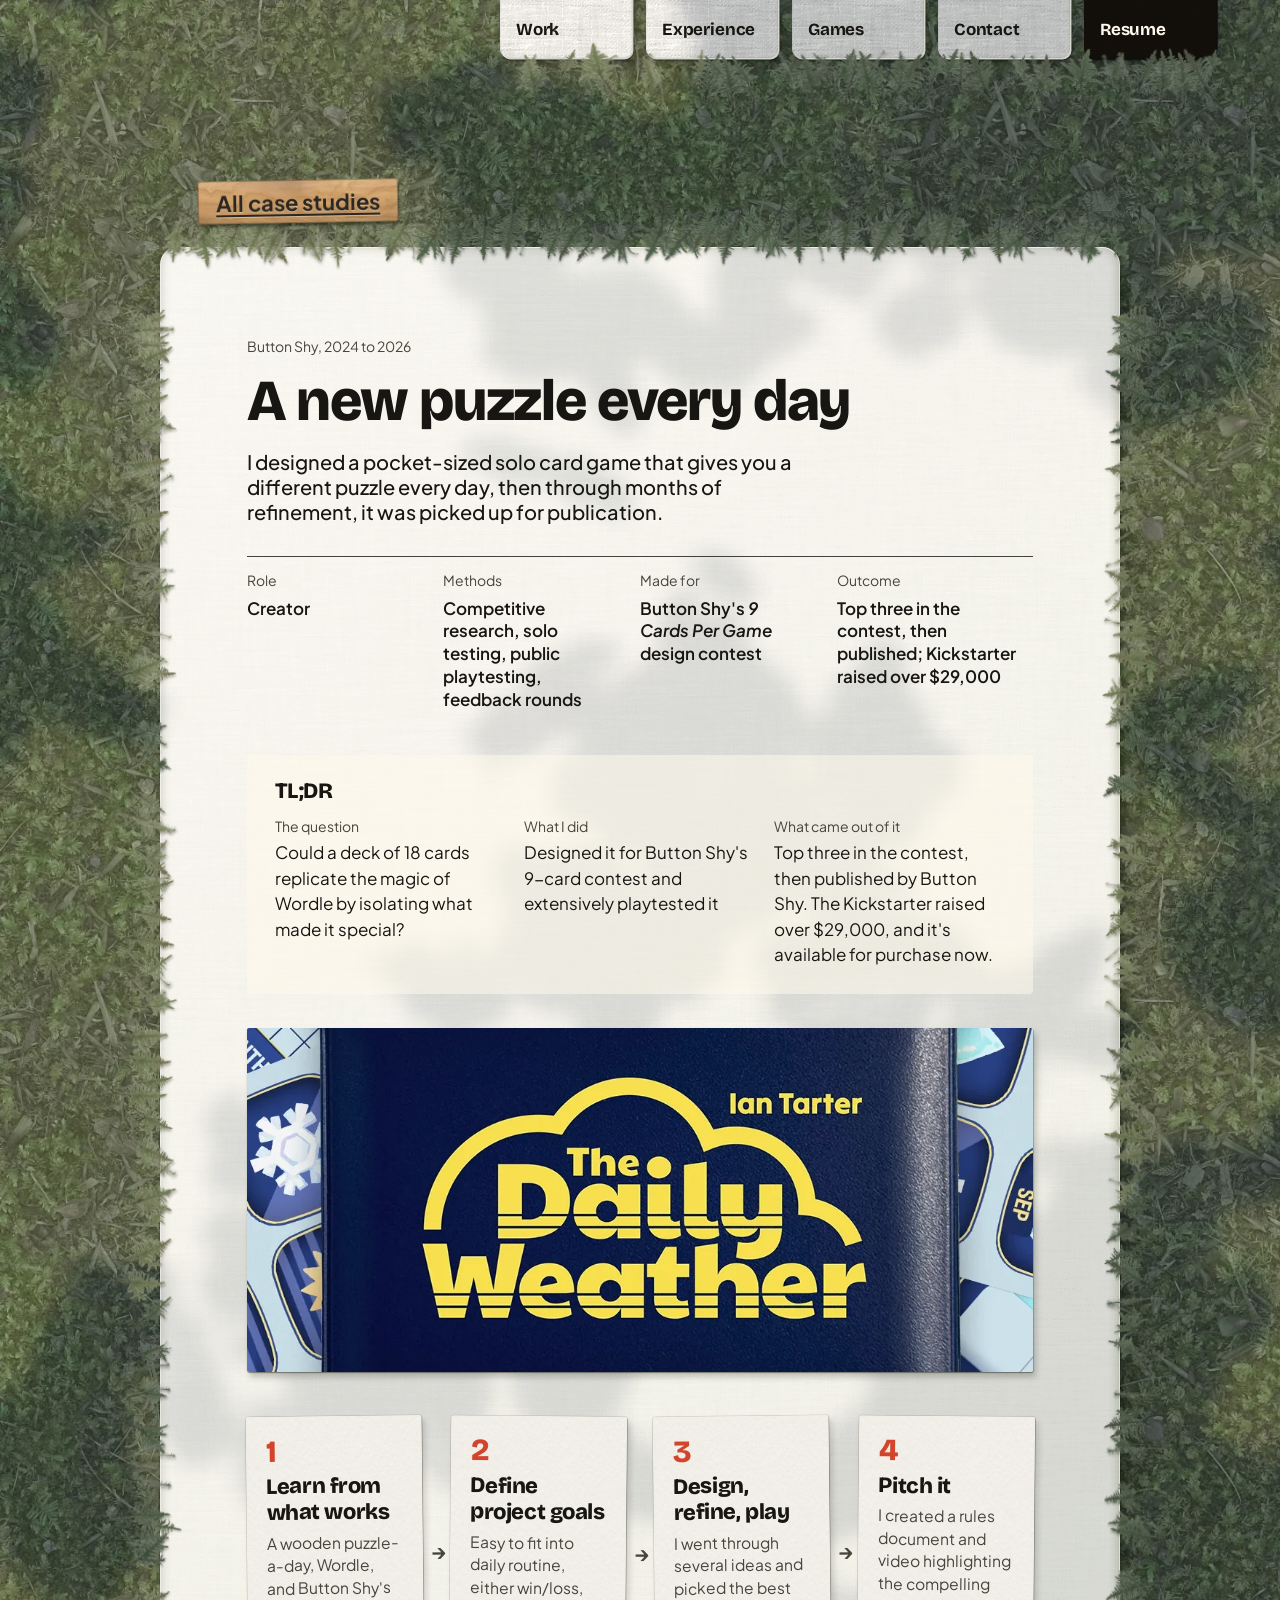
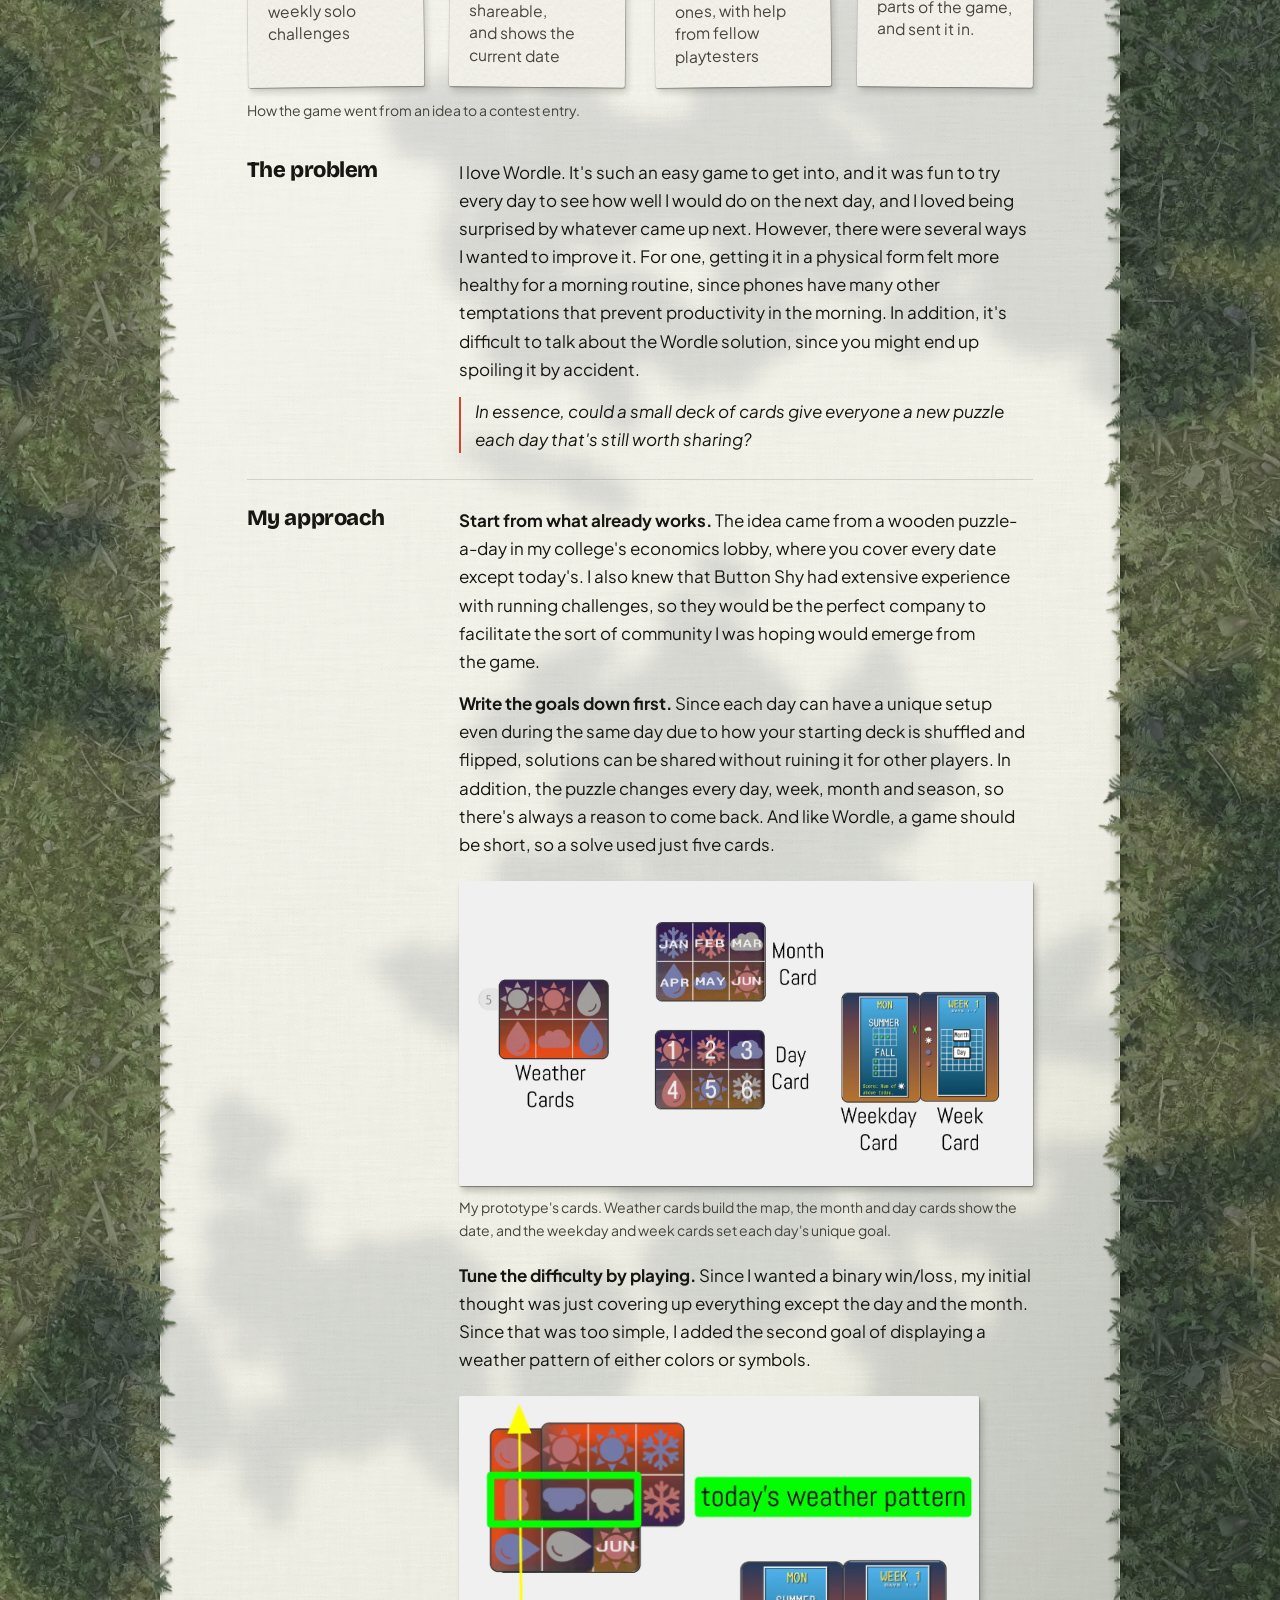
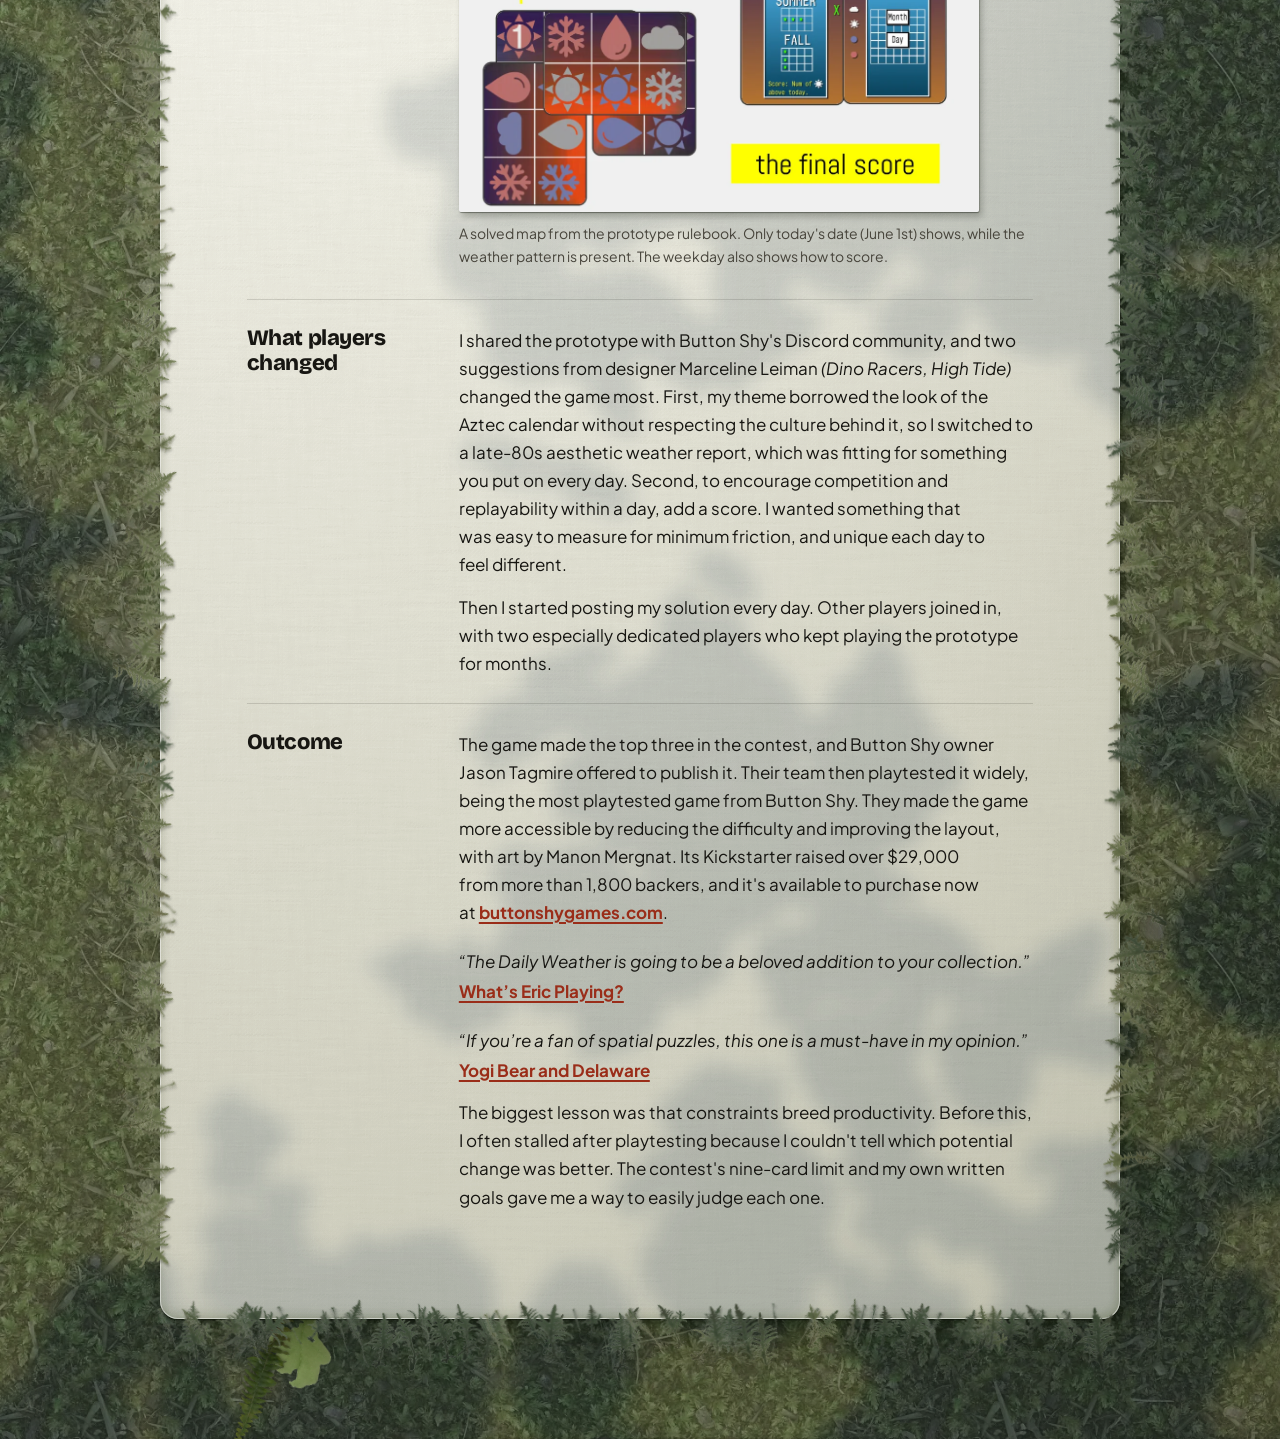
<file: work/daily-weather/index.html>
<!doctype html>
<html lang="en">
<head>
<meta charset="utf-8">
<meta name="viewport" content="width=device-width, initial-scale=1">
<title>A new puzzle every day · Ian Tarter</title>
<meta name="description" content="Case study: designing The Daily Weather, a solo card game with a new puzzle every day, and testing it in public until a publisher picked it up.">
<link rel="canonical" href="https://iantarter.com/work/daily-weather/">
<meta property="og:type" content="website">
<meta property="og:title" content="A new puzzle every day · Ian Tarter">
<meta property="og:description" content="Case study: designing The Daily Weather, a solo card game with a new puzzle every day, and testing it in public until a publisher picked it up.">
<meta property="og:url" content="https://iantarter.com/work/daily-weather/">
<meta property="og:image" content="https://iantarter.com/assets/img/og/og-daily-weather.jpg">
<meta property="og:image:width" content="1200">
<meta property="og:image:height" content="630">
<meta name="twitter:card" content="summary_large_image">
<meta name="theme-color" content="#3b4a2a">
<link rel="icon" href="/favicon.ico?v=4" sizes="32x32">
<link rel="icon" href="../../assets/img/favicon.png?v=4" type="image/png" sizes="192x192">
<link rel="apple-touch-icon" href="../../assets/img/apple-touch-icon.png?v=4">
<link rel="preconnect" href="https://fonts.googleapis.com">
<link rel="preconnect" href="https://fonts.gstatic.com" crossorigin>
<link rel="stylesheet" href="https://fonts.googleapis.com/css2?family=Bricolage+Grotesque:wght@300..800&family=Plus+Jakarta+Sans:ital,wght@0,300..800;1,300..800&family=Rampart+One&display=swap">
<link rel="stylesheet" href="../../assets/site.css?v=20261013u">
<link rel="stylesheet" href="../../assets/dir-i.css?v=20261117a">
<link rel="stylesheet" href="../../assets/case-i.css?v=20261117a">
<!-- the ground fetched first, so it is usually there for the first frame -->
<link rel="preload" as="image" href="../../assets/tex/moss-quiet-2k.webp" fetchpriority="high">
<link rel="preload" as="image" href="../../assets/tex/canopy-shade-L.webp" fetchpriority="high">
<link rel="preload" as="image" href="../../assets/tex/canopy-sun-2.webp" fetchpriority="high">
<script type="speculationrules">{"prerender": [{"where": {"and": [{"href_matches": "/*"}, {"not": {"href_matches": "*.pdf"}}]}, "eagerness": "moderate"}]}</script>
<script>(() => { // where each page lies on the forest floor (homepage 0, games to the left, case studies to the right), so a link pans the right way
  const X = p => (p = p.replace(/index\.html$/, ""), /daily-weather\/$/.test(p) ? -2 : /projects\/$/.test(p) ? -1 : /exact-sports\/$/.test(p) ? 1 : /embodied-cognition\/$/.test(p) ? 2 : /birds-lab\/$/.test(p) ? 3 : /having-fun\/$/.test(p) ? 4 : /prompt-bias\/$/.test(p) ? 5 : 0);
  // The floor runs on from page to page: each page knows where the last one lay (its spot on the floor and how far down it
  // was scrolled) and lays its own light and moss on from there, one screen width over, so the canopy shade and the moss
  // carry straight across the seam while the view pans.
  const here = X(location.pathname), F = window.__floor = { x: 0, y: 0 }, de = document.documentElement;
  requestAnimationFrame(() => { F.drawn = true; });
  // the ground's pictures start decoding now, at the top of the page, rather than once the page has been read
  F.groundP = Promise.all([...document.querySelectorAll('link[rel="preload"][as="image"]')].map(l => { const i = new Image(); i.src = l.href; return i.decode().catch(() => {}); }));
  // the pan goes as soon as the ground is in (Ian: no need to wait for the grass)
  const ready = () => { if (F.ground) { F.ready = true; F.go && requestAnimationFrame(() => F.go && F.go()); } };
  F.groundP.then(() => { F.ground = true; ready(); });
  const last = () => { try { return JSON.parse(sessionStorage.getItem("floor")); } catch (e) { return null; } };
  const lay = (s, top) => { if (!s) return; F.x = s.x + Math.sign(here - s.X) * de.clientWidth; /* the page's own width, without a scrollbar, as the pan moves it */ F.y = s.y - top; };
  const set = () => { de.style.setProperty("--wx", F.x + "px"); de.style.setProperty("--wy", F.y + "px"); };
  lay(last(), 0); set();
  let q = 0; const save = () => { clearTimeout(q); q = 0; try { sessionStorage.setItem("floor", JSON.stringify({ X: here, x: F.x, y: F.y + scrollY })); } catch (e) {} };
  addEventListener("scroll", () => { if (!q) q = setTimeout(save, 120); }, { passive: true });
  // the menu cards are tucked under the top edge of the view, not lying on the floor, so they stay where they are while the
  // floor slides by (Ian: their jump felt out of place). Only when they're in view on both sides; otherwise the page
  // just slides as one.
  const nav = () => document.querySelector(".i-nav"), navIn = () => { const n = nav(); return n && n.getBoundingClientRect().bottom > 0; };
  addEventListener("pageswap", e => { save(); const on = !!e.viewTransition && navIn(); if (on) nav().style.viewTransitionName = "nav";
    try { sessionStorage.setItem("navvt", on ? "1" : ""); } catch (er) {} });
  addEventListener("pagereveal", e => {
    // where the view will be once it lands: a link to #work lands on that section even if the browser hasn't scrolled yet
    let top = scrollY; const tg = location.hash.length > 1 && document.getElementById(decodeURIComponent(location.hash.slice(1)));
    if (tg) top = Math.max(0, Math.min(de.scrollHeight - innerHeight, tg.getBoundingClientRect().top + scrollY - (parseFloat(getComputedStyle(tg).scrollMarginTop) || 0)));
    // (a page coming back from the back button moves too: its light is drawn from these numbers, so it is right from the first frame)
    { const x = F.x, y = F.y; lay(last(), top); if (x !== F.x || Math.abs(y - F.y) > .5) { set(); dispatchEvent(new Event("floor-moved")); } }
    save();
    const t = e.viewTransition, a = window.navigation && navigation.activation; if (!t) return;
    let was = false; try { was = !!sessionStorage.getItem("navvt"); } catch (er) {}
    if (nav()) { nav().style.viewTransitionName = was && top < 80 ? "nav" : ""; const off = () => { if (nav()) nav().style.viewTransitionName = ""; }; t.finished.then(off, off); setTimeout(off, 3000); }
    // the pan waits (half a second at most) until this page's ground is in, so it never slides in bare or hazy
    F.panned = true; F.panDone = t.finished.catch(() => {});
    { const m = document.createElement("div"); m.style.cssText = "position:absolute;top:-200px;width:100px;height:100px;overflow:scroll"; de.append(m);
      de.style.setProperty("--sbw", (m.offsetWidth - m.clientWidth) + "px"); m.remove(); }
    // and until its first, heavy frames are drawn: sliding while they were drawn made the pan stutter (Ian). It sets off once
    // two frames in a row come quickly, at most 0.6s after the click.
    t.ready.then(() => { const an = document.getAnimations().filter(n => n.effect && /view-transition/.test(n.effect.pseudoElement || ""));
      an.forEach(n => n.pause()); let done = false, calm = 0, prev = performance.now();
      const go = () => { if (done) return; done = true; an.forEach(n => n.play()); };
      const tick = now => { calm = now - prev < 34 ? calm + 1 : 0; prev = now; if (F.ready && calm >= 2) go(); else if (!done) requestAnimationFrame(tick); };
      requestAnimationFrame(tick); setTimeout(go, 600); }).catch(() => {});
    const d = a && a.from && a.entry ? X(new URL(a.entry.url).pathname) - X(new URL(a.from.url).pathname) : 0;
    if (!d) t.skipTransition(); else t.types.add(d > 0 ? "pan-right" : "pan-left"); });
})();</script>
</head>
<body>
<a class="skip" href="#main">Skip to content</a>
<div class="site x-i case-i" id="site" data-hero="split" data-photo="square" data-nav="spread" data-brand="on" data-focus="on" data-labelpos="side" data-exp="timeline" data-contact="side" data-form="on" data-poly="on" data-links="underline" data-buttons="solid" data-texture="none" data-hover="lift" data-marks="on" data-dividers="none" data-labeldeco="none">
<header class="i-nav"><nav class="hand" aria-label="Site"><a class="lay" href="../../#work" style="--i:0"><span>Work</span></a><a class="lay" href="../../#exp" style="--i:1"><span>Experience</span></a><a class="lay" href="../../#games" style="--i:2"><span>Games</span></a><a class="lay" href="../../#contact" style="--i:3"><span>Contact</span></a><a class="r lay" href="../../resume.pdf" style="--i:4"><span>Resume</span></a></nav></header>

<main class="i-scene" id="main">
<a class="i-label c-back" href="../../#work">All case studies</a>
<article class="card lay c-doc" aria-labelledby="case-title"><div class="cf">
  <div class="s-inner s-case-head">
    <p class="s-case-meta">Button Shy, 2024 to&nbsp;2026</p>
    <h1 class="s-case-title" id="case-title">A new puzzle every day</h1>
    <p class="s-case-lede">I designed a pocket-sized solo card game that gives you a different puzzle every day, then through months of refinement, it was picked up for publication.</p>
    <dl class="s-case-facts">
      <div><dt>Role</dt><dd>Creator</dd></div>
      <div><dt>Methods</dt><dd>Competitive research, solo testing, public playtesting, feedback rounds</dd></div>
      <div><dt>Made for</dt><dd>Button Shy's <i>9 Cards Per Game</i> design contest</dd></div>
      <div><dt>Outcome</dt><dd>Top three in the contest, then published; Kickstarter raised over $29,000</dd></div>
    </dl>
  </div>
  <div class="s-inner s-tldr">
    <h2 class="s-label s-tldr-h">TL;DR</h2>
    <dl><div><dt>The question</dt><dd>Could a deck of 18 cards replicate the magic of Wordle by isolating what made it special?</dd></div><div><dt>What I did</dt><dd>Designed it for Button Shy's 9-card contest and extensively playtested it</dd></div><div><dt>What came out of it</dt><dd>Top three in the contest, then published by Button Shy. The Kickstarter raised over $29,000, and it's available for purchase now.</dd></div></dl>
  </div>


  <figure class="s-inner s-case-hero">
    <img src="../../assets/img/daily-weather-box-wide.webp" alt="The Daily Weather's navy wallet with its yellow cloud logo and Ian Tarter's name, lying on a spread of the game's weather, weekday and week cards" width="1080" height="648">
  </figure>

  <figure class="s-inner s-flow" aria-labelledby="flow-cap">
    <ol class="s-flow-steps">
      <li><b>Learn from what works</b><span>A wooden puzzle-a-day, Wordle, and Button Shy's weekly solo challenges</span></li>
      <li><b>Define project&nbsp;goals</b><span>Easy to fit into daily routine, either win/loss, shareable, and shows the current date</span></li>
      <li><b>Design, refine, play</b><span>I went through several ideas and picked the best ones, with help from fellow playtesters</span></li>
      <li><b>Pitch it</b><span>I created a rules document and video highlighting the compelling parts of the game, and sent it in.</span></li>
    </ol>
    <figcaption id="flow-cap">How the game went from an idea to a contest entry.</figcaption>
  </figure>

  <section class="s-section">
    <div class="s-inner">
      <h2 class="s-label">The problem</h2>
      <div class="s-body">
        <p>I love Wordle. It's such an easy game to get into, and it was fun to try every day to see how well I would do on the next day, and I loved being surprised by whatever came up next. However, there were several ways I wanted to improve it. For one, getting it in a physical form felt more healthy for a morning routine, since phones have many other temptations that prevent productivity in the morning. In addition, it's difficult to talk about the Wordle solution, since you might end up spoiling it by accident.</p>
        <p class="s-case-q">In essence, could a small deck of cards give everyone a new puzzle each day that's still worth sharing?</p>
      </div>
    </div>
  </section>

  <section class="s-section">
    <div class="s-inner">
      <h2 class="s-label">My approach</h2>
      <div class="s-body">
        <p><b>Start from what already works.</b> The idea came from a wooden puzzle-a-day in my college's economics lobby, where you cover every date except today's. I also knew that Button Shy had extensive experience with running challenges, so they would be the perfect company to facilitate the sort of community I was hoping would emerge from the game.</p>
        <p><b>Write the goals down first.</b> Since each day can have a unique setup even during the same day due to how your starting deck is shuffled and flipped, solutions can be shared without ruining it for other players. In addition, the puzzle changes every day, week, month and season, so there's always a reason to come back. And like Wordle, a game should be short, so a solve used just five cards.</p>
        <figure class="s-figure">
          <img src="../../assets/img/daily-weather-cards.webp" alt="Prototype cards: a weather card with a 3 by 2 grid of weather symbols, a month card, a day card numbered 1 to 6, and the weekday and week cards" width="1545" height="820" loading="lazy">
          <figcaption>My prototype's cards. Weather cards build the map, the month and day cards show the date, and the weekday and week cards set each day's unique goal.</figcaption>
        </figure>
        <p><b>Tune the difficulty by playing.</b> Since I wanted a binary win/loss, my initial thought was just covering up everything except the day and the month. Since that was too simple, I added the second goal of displaying a weather pattern of either colors or symbols.</p>
        <figure class="s-figure s-figure-narrow">
          <img src="../../assets/img/daily-weather-map.webp" alt="A solved prototype map: weather cards cover every date except June 1, with three clouds in a row highlighted as the day's pattern" width="1068" height="855" loading="lazy">
          <figcaption>A solved map from the prototype rulebook. Only today's date (June 1st) shows, while the weather pattern is present. The weekday also shows how to score.</figcaption>
        </figure>
      </div>
    </div>
  </section>


  <section class="s-section">
    <div class="s-inner">
      <h2 class="s-label">What players changed</h2>
      <div class="s-body">
        <p>I shared the prototype with Button Shy's Discord community, and two suggestions from designer Marceline Leiman <i>(Dino Racers, High Tide)</i> changed the game most. First, my theme borrowed the look of the Aztec calendar without respecting the culture behind it, so I switched to a late-80s aesthetic weather report, which was fitting for something you put on every day. Second, to encourage competition and replayability within a day, add a score. I wanted something that was easy to measure for minimum friction, and unique each day to feel different.</p>
        <p>Then I started posting my solution every day. Other players joined in, with two especially dedicated players who kept playing the prototype for months.</p>
      </div>
    </div>
  </section>

  <section class="s-section">
    <div class="s-inner">
      <h2 class="s-label">Outcome</h2>
      <div class="s-body">
        <p>The game made the top three in the contest, and Button Shy owner Jason Tagmire offered to publish it. Their team then playtested it widely, being the most playtested game from Button Shy. They made the game more accessible by reducing the difficulty and improving the layout, with art by Manon Mergnat. Its Kickstarter raised over $29,000 from more than 1,800&nbsp;backers, and it's available to purchase now at <a href="https://buttonshygames.com/">buttonshygames.com</a>.</p>
        <blockquote class="s-quote"><p>“The Daily Weather is going to be a beloved addition to your collection.”</p><cite><a href="https://whatsericplaying.com/2026/02/09/the-daily-weather/">What’s Eric Playing?</a></cite></blockquote>
        <blockquote class="s-quote"><p>“If you’re a fan of spatial puzzles, this one is a must-have in my opinion.”</p><cite><a href="https://yogibearanddelaware.com/2026/01/25/its-raining-men-a-preview-of-the-daily-weather/">Yogi Bear and Delaware</a></cite></blockquote>
        <p>The biggest lesson was that constraints breed productivity. Before this, I often stalled after playtesting because I couldn't tell which potential change was better. The contest's nine-card limit and my own written goals gave me a way to easily judge each one.</p>
      </div>
    </div>
  </section>
</div></article>
</main>

</div>
<script>(() => { // each piece learns where it lies before the page is first drawn, so its light is right from the start
  // (until blades.js did this, every card was lit as if it were the whole page: a dark rim that then changed)
  const sc = document.querySelector(".x-i"); if (!sc) return; const R = sc.getBoundingClientRect();
  sc.style.setProperty("--pw", sc.offsetWidth + "px"); sc.style.setProperty("--ph", sc.offsetHeight + "px");
  document.querySelectorAll(".card, .hand a").forEach(el => { const r = el.getBoundingClientRect();
    el.style.setProperty("--ox", (r.left + r.width / 2 - el.offsetWidth / 2 - R.left) + "px"); el.style.setProperty("--oy", (r.top + r.height / 2 - el.offsetHeight / 2 - R.top) + "px"); }); })();</script><script>(() => { const done = () => document.documentElement.classList.add("ground-in");
  window.__floor.groundP.then(() => { const F = window.__floor || {}; if (document.prerendering || !F.drawn || F.panned) { document.documentElement.classList.add("ground-now"); done(); } else requestAnimationFrame(done); });
  setTimeout(done, 5000); })();</script><script src="../../assets/blades.js?v=20261109a" defer></script><script src="../../assets/forest.js?v=20261107a" defer></script>
</body>
</html>
</file>
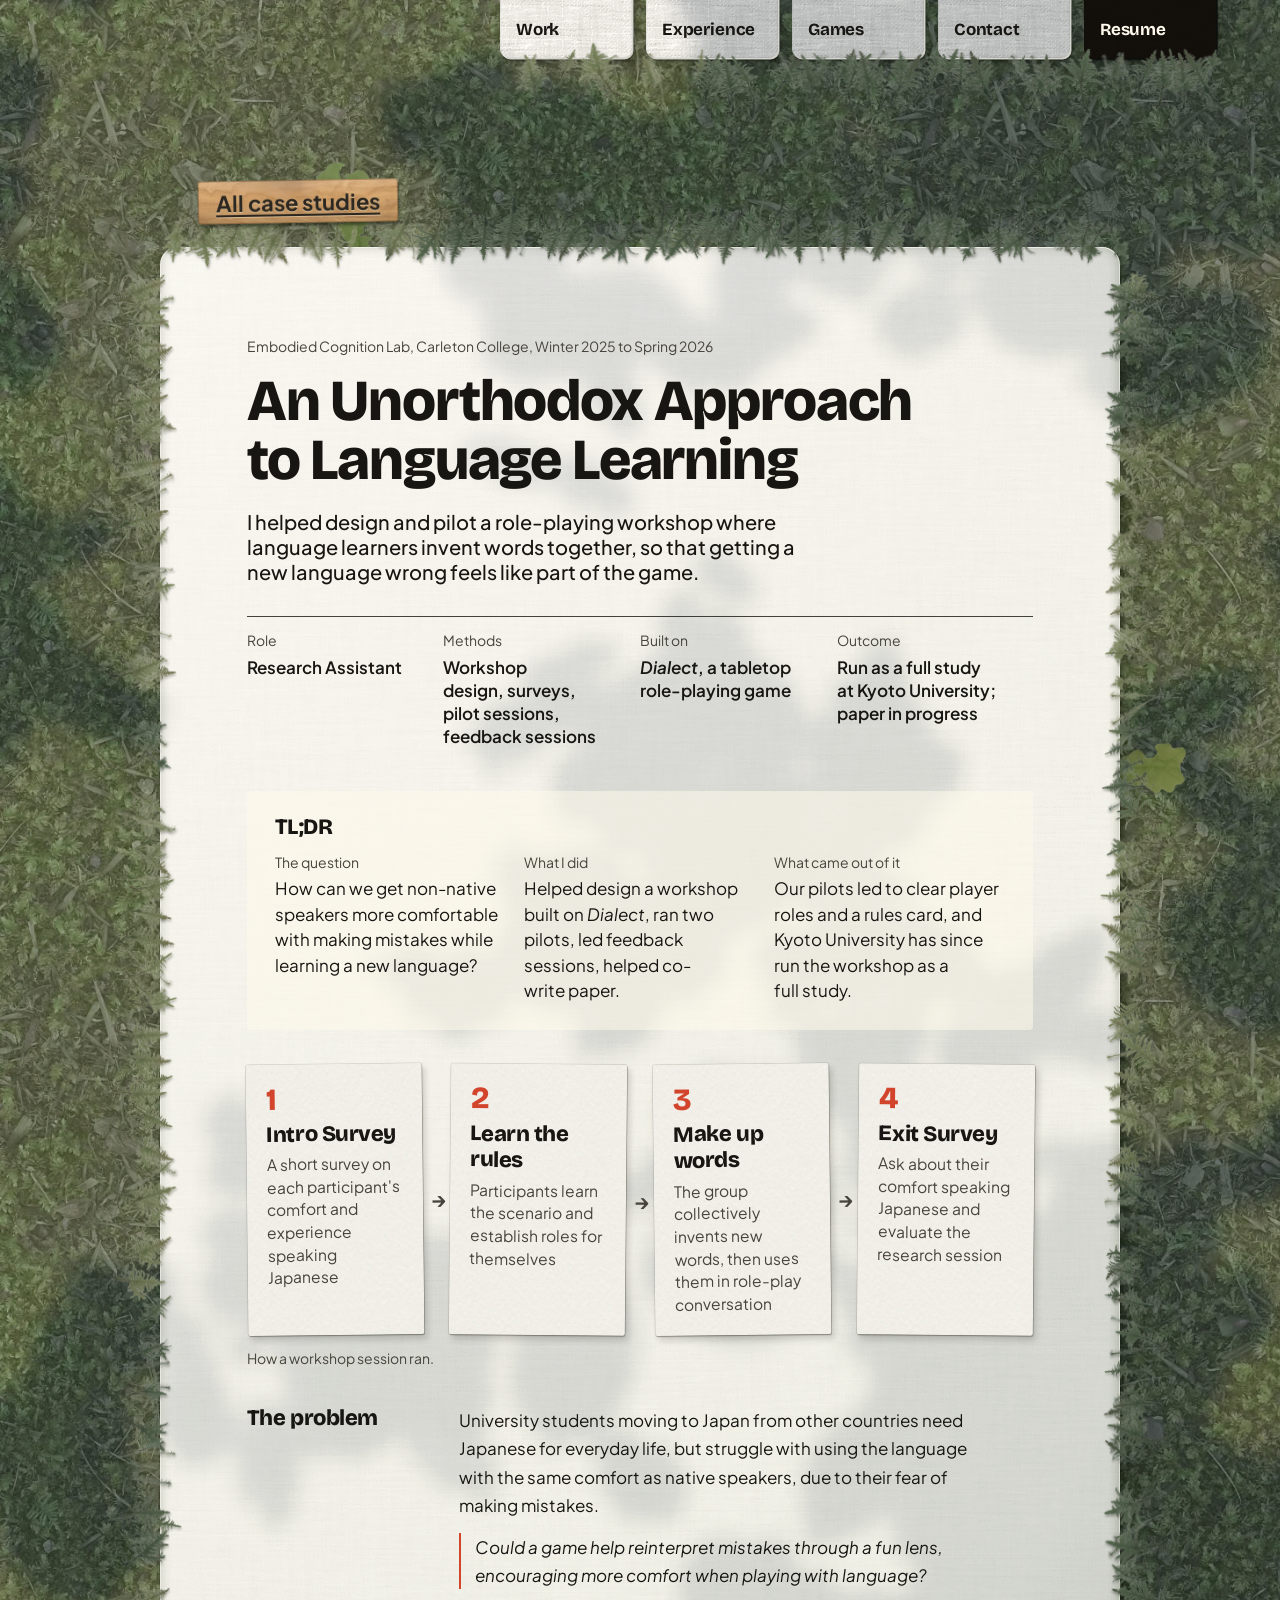
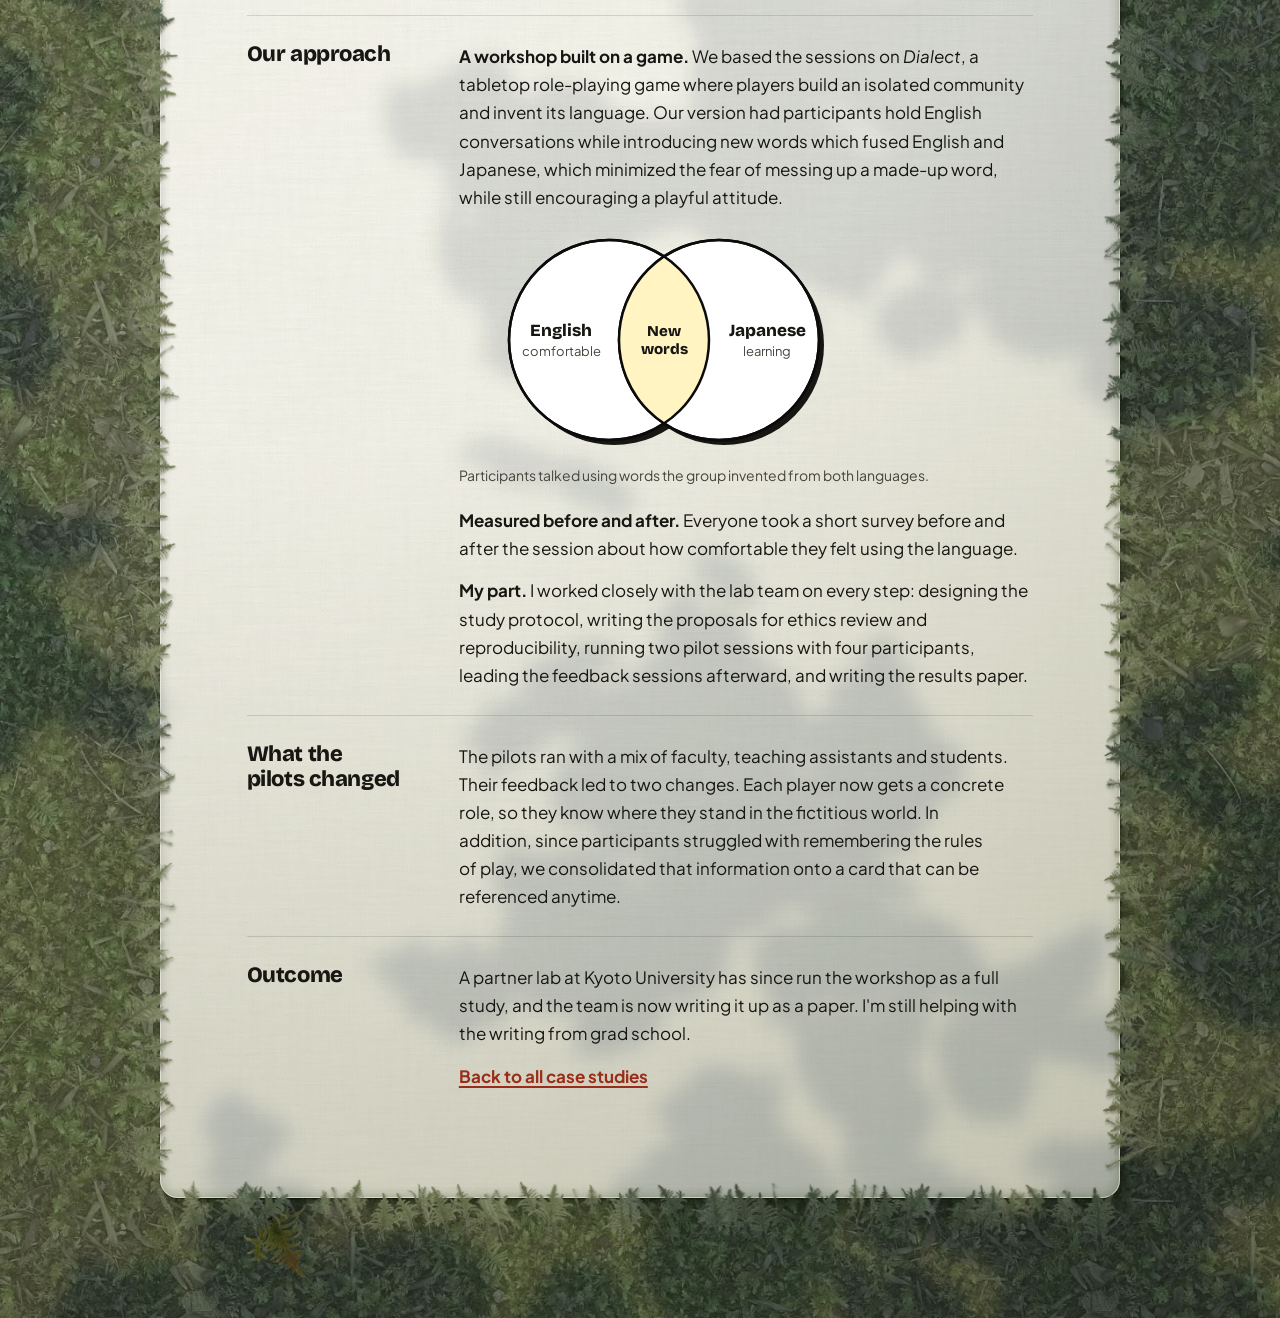
<file: work/embodied-cognition/index.html>
<!doctype html>
<html lang="en">
<head>
<meta charset="utf-8">
<meta name="viewport" content="width=device-width, initial-scale=1">
<title>An Unorthodox Approach to Language Learning · Ian Tarter</title>
<meta name="description" content="Case study: a role-playing workshop, built on the game Dialect, that helps language learners get comfortable making mistakes.">
<link rel="canonical" href="https://iantarter.com/work/embodied-cognition/">
<meta property="og:type" content="website">
<meta property="og:title" content="An Unorthodox Approach to Language Learning · Ian Tarter">
<meta property="og:description" content="Case study: a role-playing workshop, built on the game Dialect, that helps language learners get comfortable making mistakes.">
<meta property="og:url" content="https://iantarter.com/work/embodied-cognition/">
<meta property="og:image" content="https://iantarter.com/assets/img/og/og-embodied-cognition.jpg">
<meta property="og:image:width" content="1200">
<meta property="og:image:height" content="630">
<meta name="twitter:card" content="summary_large_image">
<meta name="theme-color" content="#3b4a2a">
<link rel="icon" href="/favicon.ico?v=4" sizes="32x32">
<link rel="icon" href="../../assets/img/favicon.png?v=4" type="image/png" sizes="192x192">
<link rel="apple-touch-icon" href="../../assets/img/apple-touch-icon.png?v=4">
<link rel="preconnect" href="https://fonts.googleapis.com">
<link rel="preconnect" href="https://fonts.gstatic.com" crossorigin>
<link rel="stylesheet" href="https://fonts.googleapis.com/css2?family=Bricolage+Grotesque:wght@300..800&family=Plus+Jakarta+Sans:ital,wght@0,300..800;1,300..800&family=Rampart+One&display=swap">
<link rel="stylesheet" href="../../assets/site.css?v=20261013u">
<link rel="stylesheet" href="../../assets/dir-i.css?v=20261117a">
<link rel="stylesheet" href="../../assets/case-i.css?v=20261117a">
<!-- the ground fetched first, so it is usually there for the first frame -->
<link rel="preload" as="image" href="../../assets/tex/moss-quiet-2k.webp" fetchpriority="high">
<link rel="preload" as="image" href="../../assets/tex/canopy-shade-L.webp" fetchpriority="high">
<link rel="preload" as="image" href="../../assets/tex/canopy-sun-2.webp" fetchpriority="high">
<script type="speculationrules">{"prerender": [{"where": {"and": [{"href_matches": "/*"}, {"not": {"href_matches": "*.pdf"}}]}, "eagerness": "moderate"}]}</script>
<script>(() => { // where each page lies on the forest floor (homepage 0, games to the left, case studies to the right), so a link pans the right way
  const X = p => (p = p.replace(/index\.html$/, ""), /daily-weather\/$/.test(p) ? -2 : /projects\/$/.test(p) ? -1 : /exact-sports\/$/.test(p) ? 1 : /embodied-cognition\/$/.test(p) ? 2 : /birds-lab\/$/.test(p) ? 3 : /having-fun\/$/.test(p) ? 4 : /prompt-bias\/$/.test(p) ? 5 : 0);
  // The floor runs on from page to page: each page knows where the last one lay (its spot on the floor and how far down it
  // was scrolled) and lays its own light and moss on from there, one screen width over, so the canopy shade and the moss
  // carry straight across the seam while the view pans.
  const here = X(location.pathname), F = window.__floor = { x: 0, y: 0 }, de = document.documentElement;
  requestAnimationFrame(() => { F.drawn = true; });
  // the ground's pictures start decoding now, at the top of the page, rather than once the page has been read
  F.groundP = Promise.all([...document.querySelectorAll('link[rel="preload"][as="image"]')].map(l => { const i = new Image(); i.src = l.href; return i.decode().catch(() => {}); }));
  // the pan goes as soon as the ground is in (Ian: no need to wait for the grass)
  const ready = () => { if (F.ground) { F.ready = true; F.go && requestAnimationFrame(() => F.go && F.go()); } };
  F.groundP.then(() => { F.ground = true; ready(); });
  const last = () => { try { return JSON.parse(sessionStorage.getItem("floor")); } catch (e) { return null; } };
  const lay = (s, top) => { if (!s) return; F.x = s.x + Math.sign(here - s.X) * de.clientWidth; /* the page's own width, without a scrollbar, as the pan moves it */ F.y = s.y - top; };
  const set = () => { de.style.setProperty("--wx", F.x + "px"); de.style.setProperty("--wy", F.y + "px"); };
  lay(last(), 0); set();
  let q = 0; const save = () => { clearTimeout(q); q = 0; try { sessionStorage.setItem("floor", JSON.stringify({ X: here, x: F.x, y: F.y + scrollY })); } catch (e) {} };
  addEventListener("scroll", () => { if (!q) q = setTimeout(save, 120); }, { passive: true });
  // the menu cards are tucked under the top edge of the view, not lying on the floor, so they stay where they are while the
  // floor slides by (Ian: their jump felt out of place). Only when they're in view on both sides; otherwise the page
  // just slides as one.
  const nav = () => document.querySelector(".i-nav"), navIn = () => { const n = nav(); return n && n.getBoundingClientRect().bottom > 0; };
  addEventListener("pageswap", e => { save(); const on = !!e.viewTransition && navIn(); if (on) nav().style.viewTransitionName = "nav";
    try { sessionStorage.setItem("navvt", on ? "1" : ""); } catch (er) {} });
  addEventListener("pagereveal", e => {
    // where the view will be once it lands: a link to #work lands on that section even if the browser hasn't scrolled yet
    let top = scrollY; const tg = location.hash.length > 1 && document.getElementById(decodeURIComponent(location.hash.slice(1)));
    if (tg) top = Math.max(0, Math.min(de.scrollHeight - innerHeight, tg.getBoundingClientRect().top + scrollY - (parseFloat(getComputedStyle(tg).scrollMarginTop) || 0)));
    // (a page coming back from the back button moves too: its light is drawn from these numbers, so it is right from the first frame)
    { const x = F.x, y = F.y; lay(last(), top); if (x !== F.x || Math.abs(y - F.y) > .5) { set(); dispatchEvent(new Event("floor-moved")); } }
    save();
    const t = e.viewTransition, a = window.navigation && navigation.activation; if (!t) return;
    let was = false; try { was = !!sessionStorage.getItem("navvt"); } catch (er) {}
    if (nav()) { nav().style.viewTransitionName = was && top < 80 ? "nav" : ""; const off = () => { if (nav()) nav().style.viewTransitionName = ""; }; t.finished.then(off, off); setTimeout(off, 3000); }
    // the pan waits (half a second at most) until this page's ground is in, so it never slides in bare or hazy
    F.panned = true; F.panDone = t.finished.catch(() => {});
    { const m = document.createElement("div"); m.style.cssText = "position:absolute;top:-200px;width:100px;height:100px;overflow:scroll"; de.append(m);
      de.style.setProperty("--sbw", (m.offsetWidth - m.clientWidth) + "px"); m.remove(); }
    // and until its first, heavy frames are drawn: sliding while they were drawn made the pan stutter (Ian). It sets off once
    // two frames in a row come quickly, at most 0.6s after the click.
    t.ready.then(() => { const an = document.getAnimations().filter(n => n.effect && /view-transition/.test(n.effect.pseudoElement || ""));
      an.forEach(n => n.pause()); let done = false, calm = 0, prev = performance.now();
      const go = () => { if (done) return; done = true; an.forEach(n => n.play()); };
      const tick = now => { calm = now - prev < 34 ? calm + 1 : 0; prev = now; if (F.ready && calm >= 2) go(); else if (!done) requestAnimationFrame(tick); };
      requestAnimationFrame(tick); setTimeout(go, 600); }).catch(() => {});
    const d = a && a.from && a.entry ? X(new URL(a.entry.url).pathname) - X(new URL(a.from.url).pathname) : 0;
    if (!d) t.skipTransition(); else t.types.add(d > 0 ? "pan-right" : "pan-left"); });
})();</script>
</head>
<body>
<a class="skip" href="#main">Skip to content</a>
<div class="site x-i case-i" id="site" data-hero="split" data-photo="square" data-nav="spread" data-brand="on" data-focus="on" data-labelpos="side" data-exp="timeline" data-contact="side" data-form="on" data-poly="on" data-links="underline" data-buttons="solid" data-texture="none" data-hover="lift" data-marks="on" data-dividers="none" data-labeldeco="none">
<header class="i-nav"><nav class="hand" aria-label="Site"><a class="lay" href="../../#work" style="--i:0"><span>Work</span></a><a class="lay" href="../../#exp" style="--i:1"><span>Experience</span></a><a class="lay" href="../../#games" style="--i:2"><span>Games</span></a><a class="lay" href="../../#contact" style="--i:3"><span>Contact</span></a><a class="r lay" href="../../resume.pdf" style="--i:4"><span>Resume</span></a></nav></header>

<main class="i-scene" id="main">
<a class="i-label c-back" href="../../#work">All case studies</a>
<article class="card lay c-doc" aria-labelledby="case-title"><div class="cf">
  <div class="s-inner s-case-head">
    <p class="s-case-meta">Embodied Cognition Lab, Carleton College, Winter 2025 to Spring&nbsp;2026</p>
    <h1 class="s-case-title" id="case-title">An Unorthodox Approach to Language Learning</h1>
    <p class="s-case-lede">I helped design and pilot a role-playing workshop where language learners invent words together, so that getting a new language wrong feels like part of the&nbsp;game.</p>
    <dl class="s-case-facts">
      <div><dt>Role</dt><dd>Research Assistant</dd></div>
      <div><dt>Methods</dt><dd>Workshop design, surveys, pilot sessions, feedback sessions</dd></div>
      <div><dt>Built on</dt><dd><i>Dialect</i>, a tabletop role-playing game</dd></div>
      <div><dt>Outcome</dt><dd>Run as a full study at Kyoto University; paper in progress</dd></div>
    </dl>
  </div>
  <div class="s-inner s-tldr">
    <h2 class="s-label s-tldr-h">TL;DR</h2>
    <dl><div><dt>The question</dt><dd>How can we get non-native speakers more comfortable with making mistakes while learning a new language?</dd></div><div><dt>What I did</dt><dd>Helped design a workshop built on <i>Dialect</i>, ran two pilots, led feedback sessions, helped co-write paper.</dd></div><div><dt>What came out of it</dt><dd>Our pilots led to clear player roles and a rules card, and Kyoto University has since run the workshop as a full study.</dd></div></dl>
  </div>


  <figure class="s-inner s-flow" aria-labelledby="flow-cap">
    <ol class="s-flow-steps">
      <li><b>Intro Survey</b><span>A short survey on each participant's comfort and experience speaking Japanese</span></li>
      <li><b>Learn the rules</b><span>Participants learn the scenario and establish roles for themselves</span></li>
      <li><b>Make up words</b><span>The group collectively invents new words, then uses them in role-play conversation</span></li>
      <li><b>Exit Survey</b><span>Ask about their comfort speaking Japanese and evaluate the research session</span></li>
    </ol>
    <figcaption id="flow-cap">How a workshop session ran.</figcaption>
  </figure>

  <section class="s-section">
    <div class="s-inner">
      <h2 class="s-label">The problem</h2>
      <div class="s-body">
        <p>University students moving to Japan from other countries need Japanese for everyday life, but struggle with using the language with the same comfort as native speakers, due to their fear of making mistakes.</p>
        <p class="s-case-q">Could a game help reinterpret mistakes through a fun lens, encouraging more comfort when playing with language?</p>
      </div>
    </div>
  </section>

  <section class="s-section">
    <div class="s-inner">
      <h2 class="s-label">Our approach</h2>
      <div class="s-body">
        <p><b>A workshop built on a game.</b> We based the sessions on <i>Dialect</i>, a tabletop role-playing game where players build an isolated community and invent its language. Our version had participants hold English conversations while introducing new words which fused English and Japanese, which minimized the fear of messing up a made-up word, while still encouraging a playful attitude.</p>
        <figure class="s-diagram s-diagram-narrow" aria-labelledby="mix-cap">
          <svg viewBox="0 0 420 220" role="img" aria-label="English, the language players were more comfortable in, overlaps with Japanese, the language they were learning. The overlap is the words the group invented.">
            <circle cx="155" cy="111" r="100" class="d-shadow"/><circle cx="265" cy="111" r="100" class="d-shadow"/>
            <circle cx="150" cy="106" r="100" class="d-box"/><circle cx="260" cy="106" r="100" class="d-box"/>
            <path d="M205 22.5 A100 100 0 0 1 205 189.5 A100 100 0 0 1 205 22.5Z" class="d-paid"/>
            <circle cx="150" cy="106" r="100" class="d-ring"/><circle cx="260" cy="106" r="100" class="d-ring"/>
            <text x="102" y="102" text-anchor="middle" class="d-lab">English</text><text x="102" y="122" text-anchor="middle" class="d-sub">comfortable</text>
            <text x="308" y="102" text-anchor="middle" class="d-lab">Japanese</text><text x="308" y="122" text-anchor="middle" class="d-sub">learning</text>
            <text x="205" y="102" text-anchor="middle" class="d-lab d-small">New</text><text x="205" y="120" text-anchor="middle" class="d-lab d-small">words</text>
          </svg>
          <figcaption id="mix-cap">Participants talked using words the group invented from both languages.</figcaption>
        </figure>
        <p><b>Measured before and after.</b> Everyone took a short survey before and after the session about how comfortable they felt using the language.</p>
        <p><b>My part.</b> I worked closely with the lab team on every step: designing the study protocol, writing the proposals for ethics review and reproducibility, running two pilot sessions with four participants, leading the feedback sessions afterward, and writing the results paper.</p>
      </div>
    </div>
  </section>


  <section class="s-section">
    <div class="s-inner">
      <h2 class="s-label">What the pilots changed</h2>
      <div class="s-body">
        <p>The pilots ran with a mix of faculty, teaching assistants and students. Their feedback led to two changes. Each player now gets a concrete role, so they know where they stand in the fictitious world. In addition, since participants struggled with remembering the rules of play, we consolidated that information onto a card that can be referenced anytime.</p>
      </div>
    </div>
  </section>

  <section class="s-section">
    <div class="s-inner">
      <h2 class="s-label">Outcome</h2>
      <div class="s-body">
        <p>A partner lab at Kyoto University has since run the workshop as a full study, and the team is now writing it up as a paper. I'm still helping with the writing from grad school.</p>
        <p><a class="s-more" href="../../#work">Back to all case studies</a></p>
      </div>
    </div>
  </section>
</div></article>
</main>

</div>
<script>(() => { // each piece learns where it lies before the page is first drawn, so its light is right from the start
  // (until blades.js did this, every card was lit as if it were the whole page: a dark rim that then changed)
  const sc = document.querySelector(".x-i"); if (!sc) return; const R = sc.getBoundingClientRect();
  sc.style.setProperty("--pw", sc.offsetWidth + "px"); sc.style.setProperty("--ph", sc.offsetHeight + "px");
  document.querySelectorAll(".card, .hand a").forEach(el => { const r = el.getBoundingClientRect();
    el.style.setProperty("--ox", (r.left + r.width / 2 - el.offsetWidth / 2 - R.left) + "px"); el.style.setProperty("--oy", (r.top + r.height / 2 - el.offsetHeight / 2 - R.top) + "px"); }); })();</script><script>(() => { const done = () => document.documentElement.classList.add("ground-in");
  window.__floor.groundP.then(() => { const F = window.__floor || {}; if (document.prerendering || !F.drawn || F.panned) { document.documentElement.classList.add("ground-now"); done(); } else requestAnimationFrame(done); });
  setTimeout(done, 5000); })();</script><script src="../../assets/blades.js?v=20261109a" defer></script><script src="../../assets/forest.js?v=20261107a" defer></script>
</body>
</html>
</file>
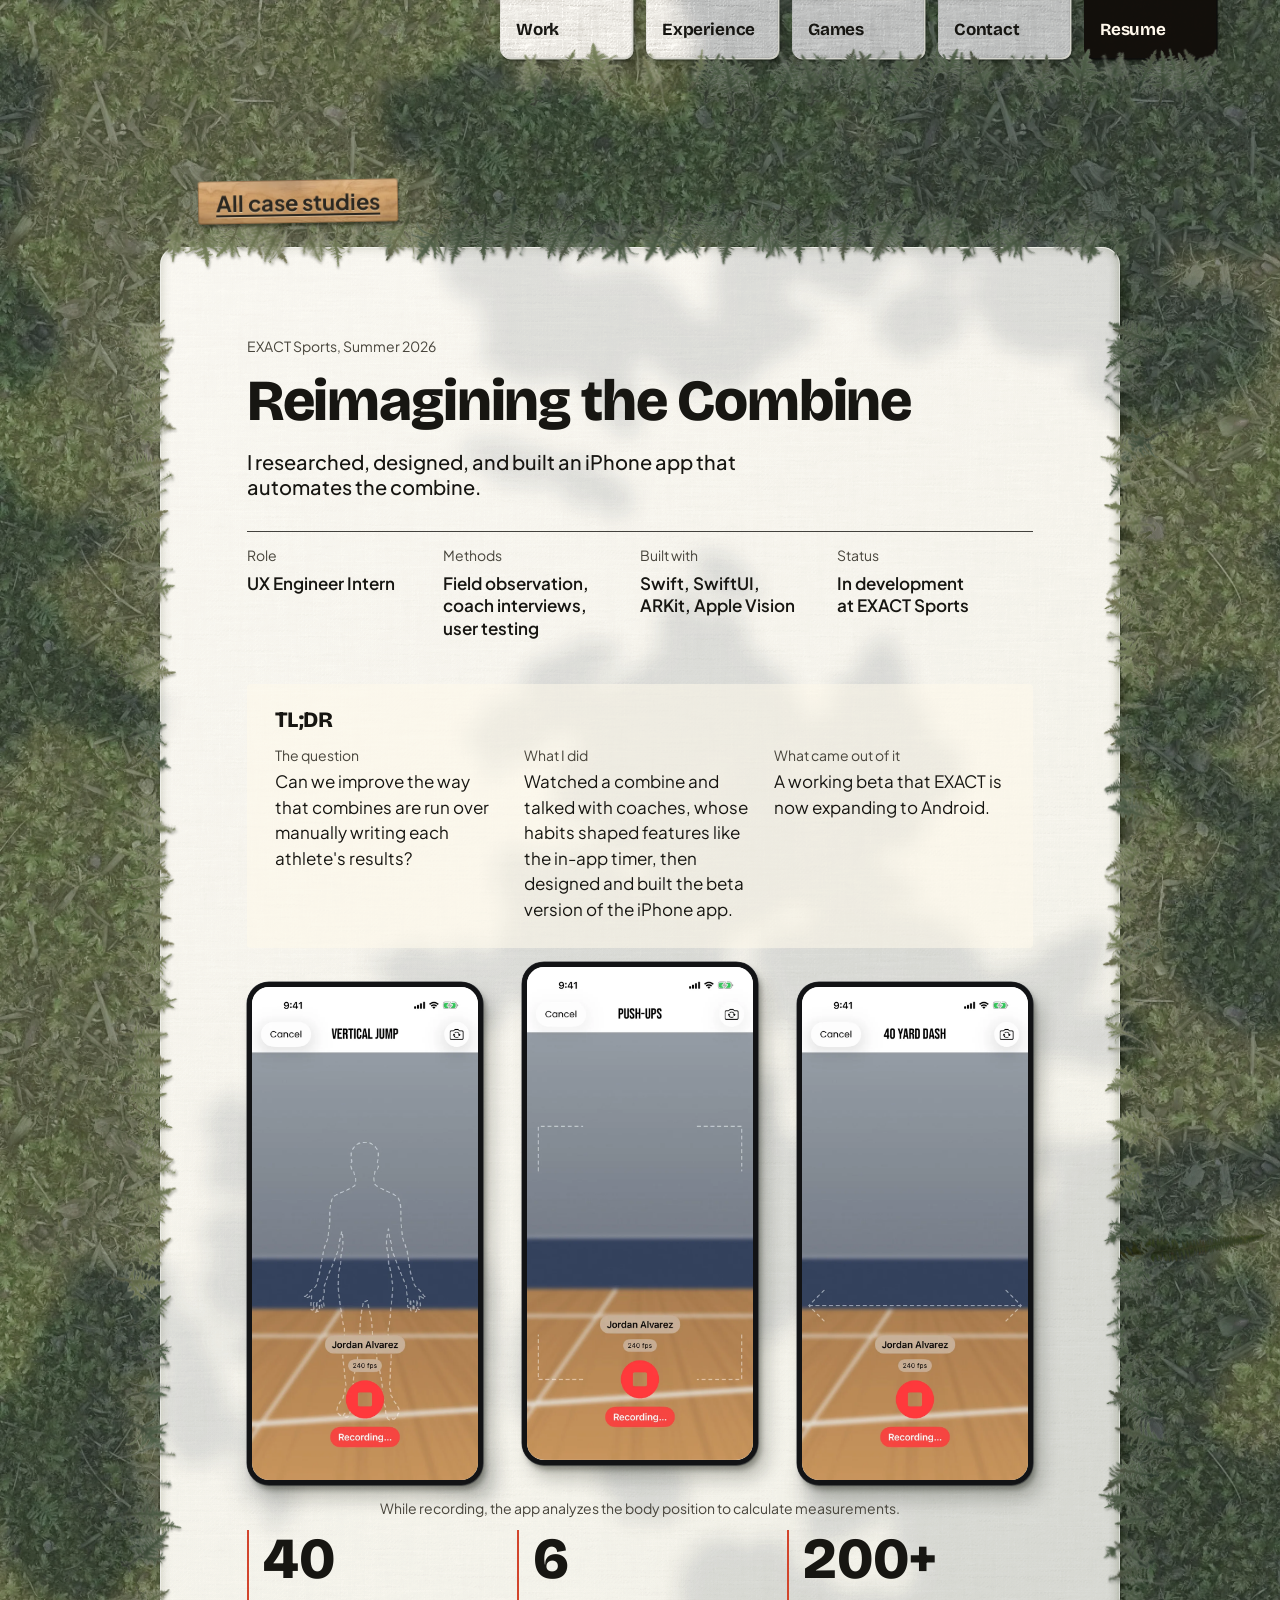
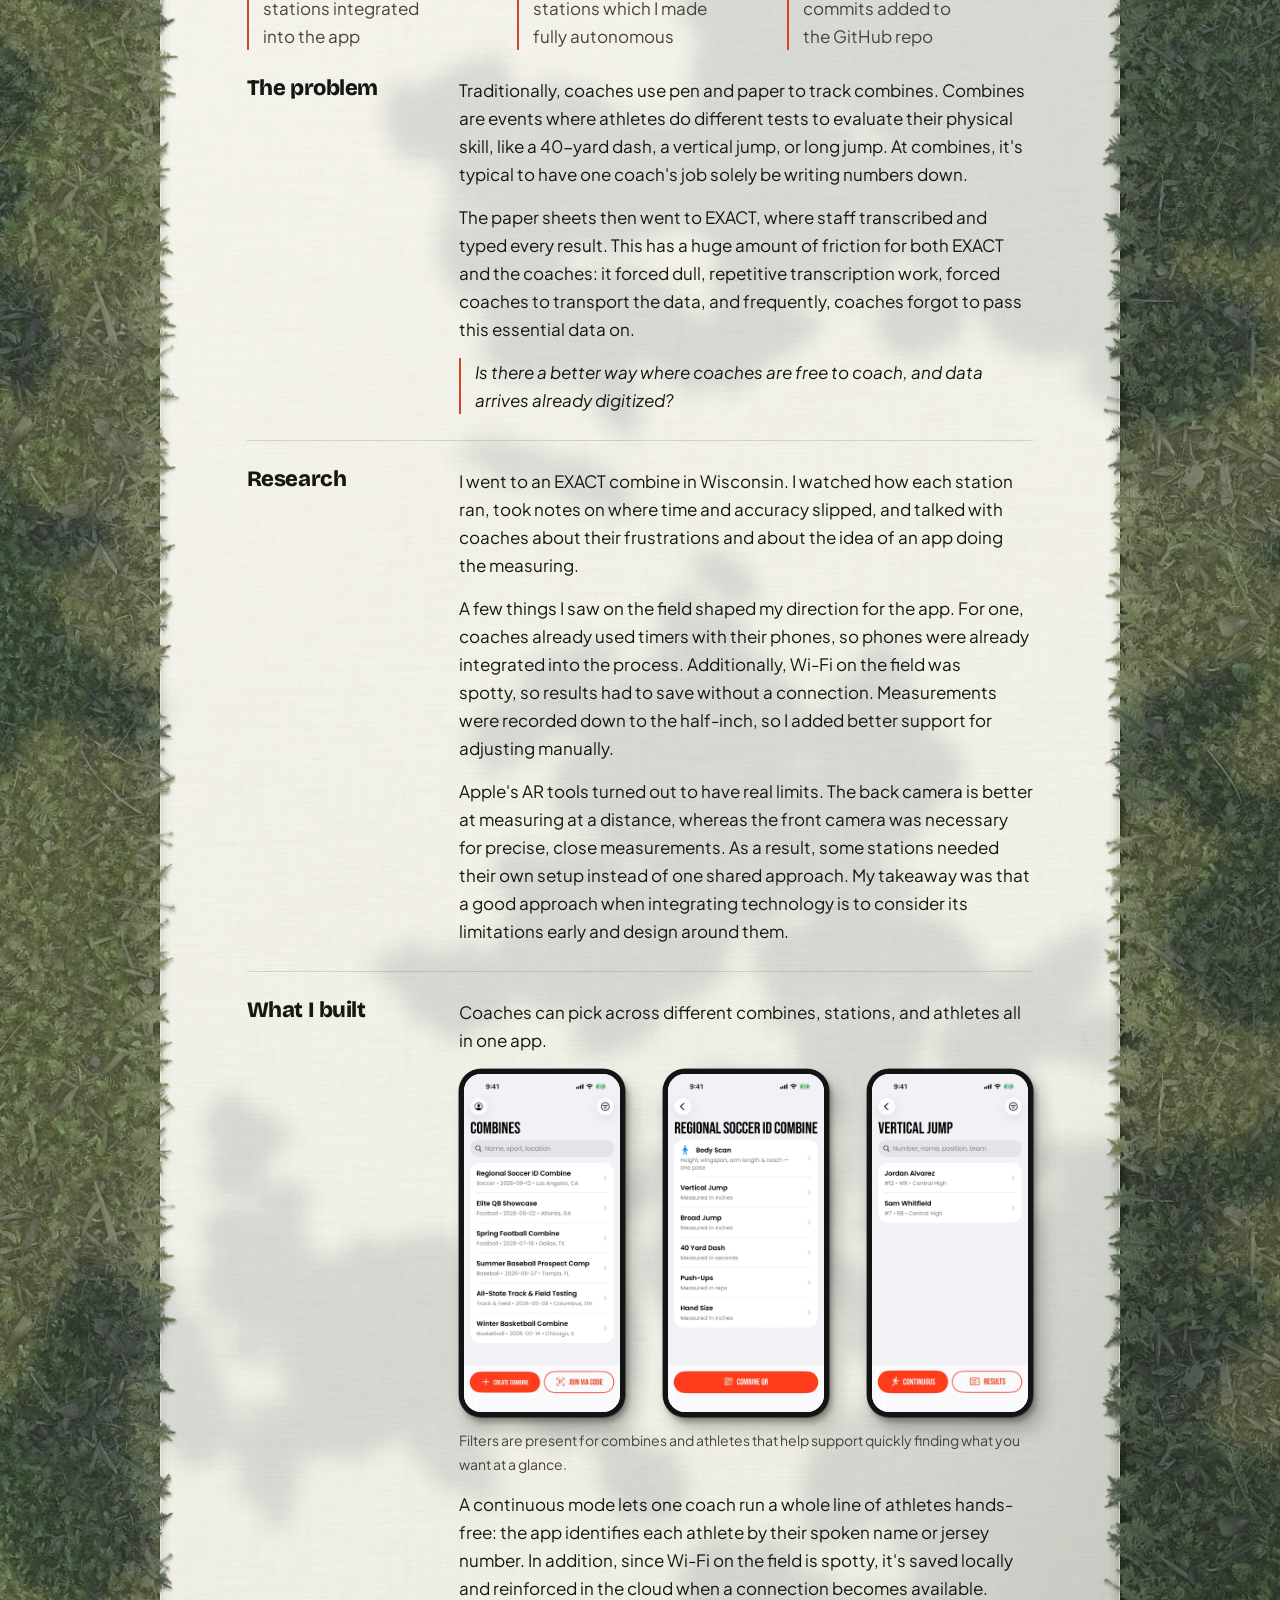
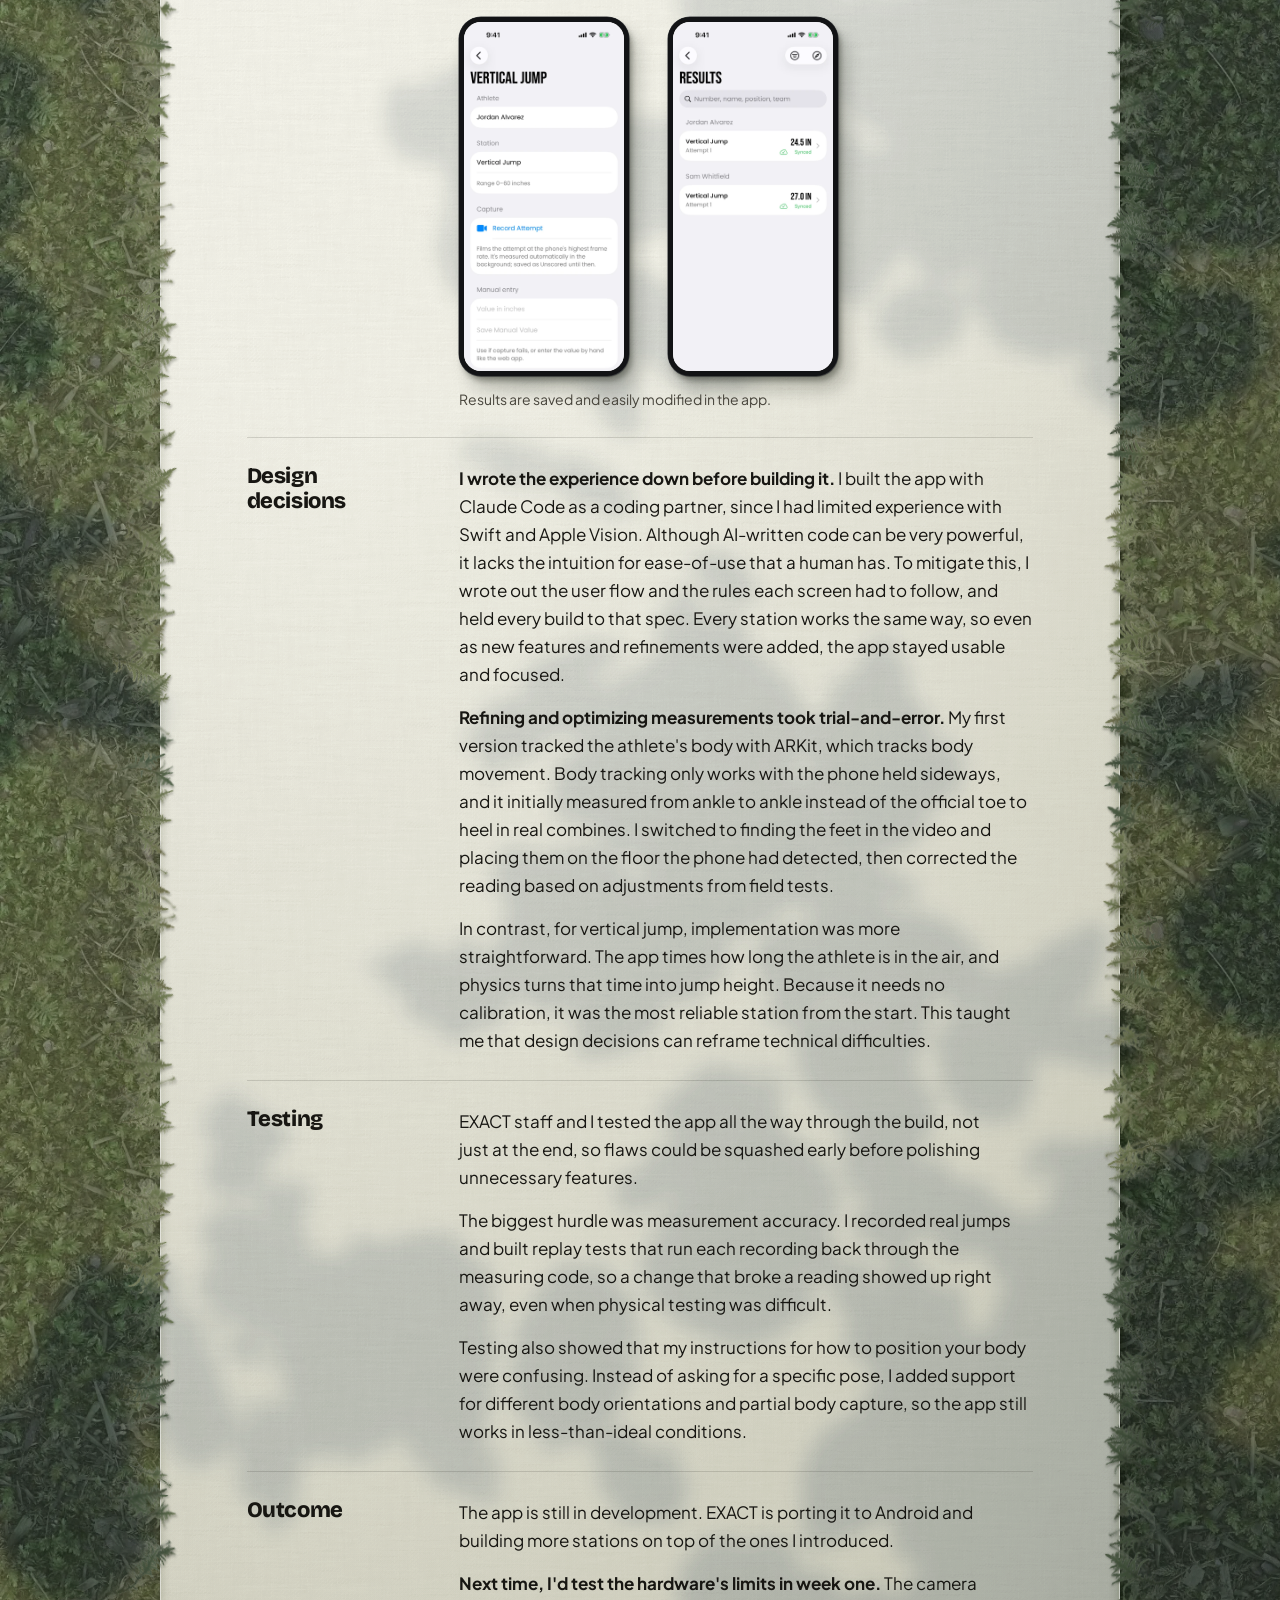
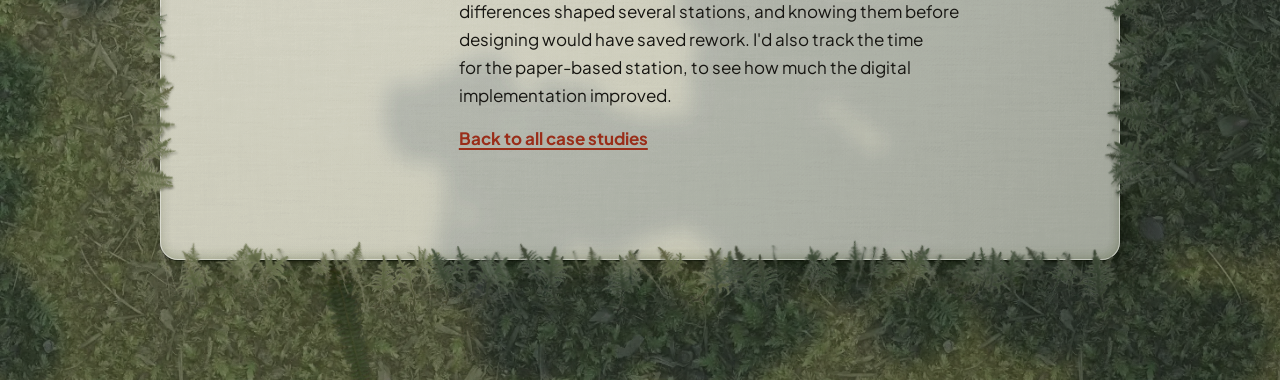
<file: work/exact-sports/index.html>
<!doctype html>
<html lang="en">
<head>
<meta charset="utf-8">
<meta name="viewport" content="width=device-width, initial-scale=1">
<title>Reimagining the Combine · Ian Tarter</title>
<meta name="description" content="Case study: how field research with coaches shaped an iPhone app that measures athletes with AR and computer vision.">
<link rel="canonical" href="https://iantarter.com/work/exact-sports/">
<meta property="og:type" content="website">
<meta property="og:title" content="Reimagining the Combine · Ian Tarter">
<meta property="og:description" content="Case study: how field research with coaches shaped an iPhone app that measures athletes with AR and computer vision.">
<meta property="og:url" content="https://iantarter.com/work/exact-sports/">
<meta property="og:image" content="https://iantarter.com/assets/img/og/og-exact-sports.jpg">
<meta property="og:image:width" content="1200">
<meta property="og:image:height" content="630">
<meta name="twitter:card" content="summary_large_image">
<meta name="theme-color" content="#3b4a2a">
<link rel="icon" href="/favicon.ico?v=4" sizes="32x32">
<link rel="icon" href="../../assets/img/favicon.png?v=4" type="image/png" sizes="192x192">
<link rel="apple-touch-icon" href="../../assets/img/apple-touch-icon.png?v=4">
<link rel="preconnect" href="https://fonts.googleapis.com">
<link rel="preconnect" href="https://fonts.gstatic.com" crossorigin>
<link rel="stylesheet" href="https://fonts.googleapis.com/css2?family=Bricolage+Grotesque:wght@300..800&family=Plus+Jakarta+Sans:ital,wght@0,300..800;1,300..800&family=Rampart+One&display=swap">
<link rel="stylesheet" href="../../assets/site.css?v=20261013u">
<link rel="stylesheet" href="../../assets/dir-i.css?v=20261117a">
<link rel="stylesheet" href="../../assets/case-i.css?v=20261117a">
<!-- the ground fetched first, so it is usually there for the first frame -->
<link rel="preload" as="image" href="../../assets/tex/moss-quiet-2k.webp" fetchpriority="high">
<link rel="preload" as="image" href="../../assets/tex/canopy-shade-L.webp" fetchpriority="high">
<link rel="preload" as="image" href="../../assets/tex/canopy-sun-2.webp" fetchpriority="high">
<script type="speculationrules">{"prerender": [{"where": {"and": [{"href_matches": "/*"}, {"not": {"href_matches": "*.pdf"}}]}, "eagerness": "moderate"}]}</script>
<script>(() => { // where each page lies on the forest floor (homepage 0, games to the left, case studies to the right), so a link pans the right way
  const X = p => (p = p.replace(/index\.html$/, ""), /daily-weather\/$/.test(p) ? -2 : /projects\/$/.test(p) ? -1 : /exact-sports\/$/.test(p) ? 1 : /embodied-cognition\/$/.test(p) ? 2 : /birds-lab\/$/.test(p) ? 3 : /having-fun\/$/.test(p) ? 4 : /prompt-bias\/$/.test(p) ? 5 : 0);
  // The floor runs on from page to page: each page knows where the last one lay (its spot on the floor and how far down it
  // was scrolled) and lays its own light and moss on from there, one screen width over, so the canopy shade and the moss
  // carry straight across the seam while the view pans.
  const here = X(location.pathname), F = window.__floor = { x: 0, y: 0 }, de = document.documentElement;
  requestAnimationFrame(() => { F.drawn = true; });
  // the ground's pictures start decoding now, at the top of the page, rather than once the page has been read
  F.groundP = Promise.all([...document.querySelectorAll('link[rel="preload"][as="image"]')].map(l => { const i = new Image(); i.src = l.href; return i.decode().catch(() => {}); }));
  // the pan goes as soon as the ground is in (Ian: no need to wait for the grass)
  const ready = () => { if (F.ground) { F.ready = true; F.go && requestAnimationFrame(() => F.go && F.go()); } };
  F.groundP.then(() => { F.ground = true; ready(); });
  const last = () => { try { return JSON.parse(sessionStorage.getItem("floor")); } catch (e) { return null; } };
  const lay = (s, top) => { if (!s) return; F.x = s.x + Math.sign(here - s.X) * de.clientWidth; /* the page's own width, without a scrollbar, as the pan moves it */ F.y = s.y - top; };
  const set = () => { de.style.setProperty("--wx", F.x + "px"); de.style.setProperty("--wy", F.y + "px"); };
  lay(last(), 0); set();
  let q = 0; const save = () => { clearTimeout(q); q = 0; try { sessionStorage.setItem("floor", JSON.stringify({ X: here, x: F.x, y: F.y + scrollY })); } catch (e) {} };
  addEventListener("scroll", () => { if (!q) q = setTimeout(save, 120); }, { passive: true });
  // the menu cards are tucked under the top edge of the view, not lying on the floor, so they stay where they are while the
  // floor slides by (Ian: their jump felt out of place). Only when they're in view on both sides; otherwise the page
  // just slides as one.
  const nav = () => document.querySelector(".i-nav"), navIn = () => { const n = nav(); return n && n.getBoundingClientRect().bottom > 0; };
  addEventListener("pageswap", e => { save(); const on = !!e.viewTransition && navIn(); if (on) nav().style.viewTransitionName = "nav";
    try { sessionStorage.setItem("navvt", on ? "1" : ""); } catch (er) {} });
  addEventListener("pagereveal", e => {
    // where the view will be once it lands: a link to #work lands on that section even if the browser hasn't scrolled yet
    let top = scrollY; const tg = location.hash.length > 1 && document.getElementById(decodeURIComponent(location.hash.slice(1)));
    if (tg) top = Math.max(0, Math.min(de.scrollHeight - innerHeight, tg.getBoundingClientRect().top + scrollY - (parseFloat(getComputedStyle(tg).scrollMarginTop) || 0)));
    // (a page coming back from the back button moves too: its light is drawn from these numbers, so it is right from the first frame)
    { const x = F.x, y = F.y; lay(last(), top); if (x !== F.x || Math.abs(y - F.y) > .5) { set(); dispatchEvent(new Event("floor-moved")); } }
    save();
    const t = e.viewTransition, a = window.navigation && navigation.activation; if (!t) return;
    let was = false; try { was = !!sessionStorage.getItem("navvt"); } catch (er) {}
    if (nav()) { nav().style.viewTransitionName = was && top < 80 ? "nav" : ""; const off = () => { if (nav()) nav().style.viewTransitionName = ""; }; t.finished.then(off, off); setTimeout(off, 3000); }
    // the pan waits (half a second at most) until this page's ground is in, so it never slides in bare or hazy
    F.panned = true; F.panDone = t.finished.catch(() => {});
    { const m = document.createElement("div"); m.style.cssText = "position:absolute;top:-200px;width:100px;height:100px;overflow:scroll"; de.append(m);
      de.style.setProperty("--sbw", (m.offsetWidth - m.clientWidth) + "px"); m.remove(); }
    // and until its first, heavy frames are drawn: sliding while they were drawn made the pan stutter (Ian). It sets off once
    // two frames in a row come quickly, at most 0.6s after the click.
    t.ready.then(() => { const an = document.getAnimations().filter(n => n.effect && /view-transition/.test(n.effect.pseudoElement || ""));
      an.forEach(n => n.pause()); let done = false, calm = 0, prev = performance.now();
      const go = () => { if (done) return; done = true; an.forEach(n => n.play()); };
      const tick = now => { calm = now - prev < 34 ? calm + 1 : 0; prev = now; if (F.ready && calm >= 2) go(); else if (!done) requestAnimationFrame(tick); };
      requestAnimationFrame(tick); setTimeout(go, 600); }).catch(() => {});
    const d = a && a.from && a.entry ? X(new URL(a.entry.url).pathname) - X(new URL(a.from.url).pathname) : 0;
    if (!d) t.skipTransition(); else t.types.add(d > 0 ? "pan-right" : "pan-left"); });
})();</script>
</head>
<body>
<a class="skip" href="#main">Skip to content</a>
<div class="site x-i case-i" id="site" data-hero="split" data-photo="square" data-nav="spread" data-brand="on" data-focus="on" data-labelpos="side" data-exp="timeline" data-contact="side" data-form="on" data-poly="on" data-links="underline" data-buttons="solid" data-texture="none" data-hover="lift" data-marks="on" data-dividers="none" data-labeldeco="none">
<header class="i-nav"><nav class="hand" aria-label="Site"><a class="lay" href="../../#work" style="--i:0"><span>Work</span></a><a class="lay" href="../../#exp" style="--i:1"><span>Experience</span></a><a class="lay" href="../../#games" style="--i:2"><span>Games</span></a><a class="lay" href="../../#contact" style="--i:3"><span>Contact</span></a><a class="r lay" href="../../resume.pdf" style="--i:4"><span>Resume</span></a></nav></header>

<main class="i-scene" id="main">
<a class="i-label c-back" href="../../#work">All case studies</a>
<article class="card lay c-doc" aria-labelledby="case-exact-title"><div class="cf">
  <div class="s-inner s-case-head">
    <p class="s-case-meta">EXACT Sports, Summer 2026</p>
    <h1 class="s-case-title" id="case-exact-title">Reimagining the Combine</h1>
    <p class="s-case-lede">I researched, designed, and built an iPhone app that automates the combine.</p>
    <dl class="s-case-facts">
      <div><dt>Role</dt><dd>UX Engineer Intern</dd></div>
      <div><dt>Methods</dt><dd>Field observation, coach interviews, user testing</dd></div>
      <div><dt>Built with</dt><dd>Swift, SwiftUI, ARKit, Apple Vision</dd></div>
      <div><dt>Status</dt><dd>In development at EXACT Sports</dd></div>
    </dl>
  </div>
  <div class="s-inner s-tldr">
    <h2 class="s-label s-tldr-h">TL;DR</h2>
    <dl><div><dt>The question</dt><dd>Can we improve the way that combines are run over manually writing each athlete's results?</dd></div><div><dt>What I did</dt><dd>Watched a combine and talked with coaches, whose habits shaped features like the in-app timer, then designed and built the beta version of the iPhone app.</dd></div><div><dt>What came out of it</dt><dd>A working beta that EXACT is now expanding to Android.</dd></div></dl>
  </div>


  <figure class="s-inner s-shots s-shots-hero">
    <div class="s-shot-row">
      <img src="../../assets/img/exact-capture-vertical-jump.webp" alt="Vertical jump camera screen with a dashed body outline showing where the athlete stands" width="720" height="1565">
      <img src="../../assets/img/exact-capture-push-ups.webp" alt="Push-up camera screen with corner brackets framing the athlete" width="720" height="1565">
      <img src="../../assets/img/exact-capture-40-yard-dash.webp" alt="40-yard dash camera screen with a dashed lane showing the run's path" width="720" height="1565">
    </div>
    <figcaption>While recording, the app analyzes the body position to calculate measurements.</figcaption>
  </figure>

  <div class="s-case-stats s-inner">
    <div><b>40</b><span>stations integrated into the app</span></div>
    <div><b>6</b><span>stations which I made fully autonomous</span></div>
    <div><b>200+</b><span>commits added to the GitHub repo</span></div>
  </div>

  <section class="s-section">
    <div class="s-inner">
      <h2 class="s-label">The problem</h2>
      <div class="s-body">
        <p>Traditionally, coaches use pen and paper to track combines. Combines are events where athletes do different tests to evaluate their physical skill, like a 40-yard dash, a vertical jump, or long jump. At combines, it's typical to have one coach's job solely be writing numbers down.</p>
        <p>The paper sheets then went to EXACT, where staff transcribed and typed every result. This has a huge amount of friction for both EXACT and the coaches: it forced dull, repetitive transcription work, forced coaches to transport the data, and frequently, coaches forgot to pass this essential data on.</p>
        <p class="s-case-q">Is there a better way where coaches are free to coach, and data arrives already digitized?</p>
      </div>
    </div>
  </section>


  <section class="s-section">
    <div class="s-inner">
      <h2 class="s-label">Research</h2>
      <div class="s-body">
        <p>I went to an EXACT combine in Wisconsin. I watched how each station ran, took notes on where time and accuracy slipped, and talked with coaches about their frustrations and about the idea of an app doing the measuring.</p><p>A few things I saw on the field shaped my direction for the app. For one, coaches already used timers with their phones, so phones were already integrated into the process. Additionally, Wi-Fi on the field was spotty, so results had to save without a connection. Measurements were recorded down to the half-inch, so I added better support for adjusting manually.</p>
        <p>Apple's AR tools turned out to have real limits. The back camera is better at measuring at a distance, whereas the front camera was necessary for precise, close measurements. As a result, some stations needed their own setup instead of one shared approach. My takeaway was that a good approach when integrating technology is to consider its limitations early and design around them.</p>
      </div>
    </div>
  </section>

  <section class="s-section">
    <div class="s-inner">
      <h2 class="s-label">What I built</h2>
      <div class="s-body">
        <p>Coaches can pick across different combines, stations, and athletes all in one app.</p>
        <figure class="s-shots">
          <div class="s-shot-row">
            <img src="../../assets/img/exact-combines.webp" alt="List of upcoming combines with sport, date and city" width="720" height="1565" loading="lazy">
            <img src="../../assets/img/exact-stations.webp" alt="Stations for one combine: body scan, vertical jump, broad jump, 40-yard dash, push-ups, hand size" width="720" height="1565" loading="lazy">
            <img src="../../assets/img/exact-athletes.webp" alt="Athletes for the vertical jump station, with numbers, positions and schools" width="720" height="1565" loading="lazy">
          </div>
          <figcaption>Filters are present for combines and athletes that help support quickly finding what you want at a glance.</figcaption>
        </figure>
        <p>A continuous mode lets one coach run a whole line of athletes hands-free: the app identifies each athlete by their spoken name or jersey number. In addition, since Wi-Fi on the field is spotty, it's saved locally and reinforced in the cloud when a connection becomes available.</p>
        <figure class="s-shots s-shots-two">
          <div class="s-shot-row">
            <img src="../../assets/img/exact-record-attempt.webp" alt="Record Attempt screen with the athlete, station range, capture button and manual entry" width="720" height="1565" loading="lazy">
            <img src="../../assets/img/exact-results.webp" alt="Results screen listing each athlete's vertical jump and its sync status" width="720" height="1565" loading="lazy">
          </div>
          <figcaption>Results are saved and easily modified in the app.</figcaption>
        </figure>
      </div>
    </div>
  </section>

  <section class="s-section">
    <div class="s-inner">
      <h2 class="s-label">Design decisions</h2>
      <div class="s-body">
        <p><b>I wrote the experience down before building it.</b> I built the app with Claude Code as a coding partner, since I had limited experience with Swift and Apple Vision. Although AI-written code can be very powerful, it lacks the intuition for ease-of-use that a human has. To mitigate this, I wrote out the user flow and the rules each screen had to follow, and held every build to that spec. Every station works the same way, so even as new features and refinements were added, the app stayed usable and focused.</p>
        <p><b>Refining and optimizing measurements took trial-and-error.</b> My first version tracked the athlete's body with ARKit, which tracks body movement. Body tracking only works with the phone held sideways, and it initially measured from ankle to ankle instead of the official toe to heel in real combines. I switched to finding the feet in the video and placing them on the floor the phone had detected, then corrected the reading based on adjustments from field tests.</p>
        <p>In contrast, for vertical jump, implementation was more straightforward. The app times how long the athlete is in the air, and physics turns that time into jump height. Because it needs no calibration, it was the most reliable station from the start. This taught me that design decisions can reframe technical difficulties.</p>
      </div>
    </div>
  </section>

  <section class="s-section">
    <div class="s-inner">
      <h2 class="s-label">Testing</h2>
      <div class="s-body">
        <p>EXACT staff and I tested the app all the way through the build, not just at the end, so flaws could be squashed early before polishing unnecessary features.</p>
        <p>The biggest hurdle was measurement accuracy. I recorded real jumps and built replay tests that run each recording back through the measuring code, so a change that broke a reading showed up right away, even when physical testing was difficult.</p><p>Testing also showed that my instructions for how to position your body were confusing. Instead of asking for a specific pose, I added support for different body orientations and partial body capture, so the app still works in less-than-ideal conditions.</p>
      </div>
    </div>
  </section>

  <section class="s-section">
    <div class="s-inner">
      <h2 class="s-label">Outcome</h2>
      <div class="s-body">
        <p>The app is still in development. EXACT is porting it to Android and building more stations on top of the ones I introduced.</p>
        <p><b>Next time, I'd test the hardware's limits in week one.</b> The camera differences shaped several stations, and knowing them before designing would have saved rework. I'd also track the time for the paper-based station, to see how much the digital implementation improved.</p>
        <p><a class="s-more" href="../../#work">Back to all case studies</a></p>
      </div>
    </div>
  </section>
</div></article>
</main>

</div>
<script>(() => { // each piece learns where it lies before the page is first drawn, so its light is right from the start
  // (until blades.js did this, every card was lit as if it were the whole page: a dark rim that then changed)
  const sc = document.querySelector(".x-i"); if (!sc) return; const R = sc.getBoundingClientRect();
  sc.style.setProperty("--pw", sc.offsetWidth + "px"); sc.style.setProperty("--ph", sc.offsetHeight + "px");
  document.querySelectorAll(".card, .hand a").forEach(el => { const r = el.getBoundingClientRect();
    el.style.setProperty("--ox", (r.left + r.width / 2 - el.offsetWidth / 2 - R.left) + "px"); el.style.setProperty("--oy", (r.top + r.height / 2 - el.offsetHeight / 2 - R.top) + "px"); }); })();</script><script>(() => { const done = () => document.documentElement.classList.add("ground-in");
  window.__floor.groundP.then(() => { const F = window.__floor || {}; if (document.prerendering || !F.drawn || F.panned) { document.documentElement.classList.add("ground-now"); done(); } else requestAnimationFrame(done); });
  setTimeout(done, 5000); })();</script><script src="../../assets/blades.js?v=20261109a" defer></script><script src="../../assets/forest.js?v=20261107a" defer></script>
</body>
</html>
</file>
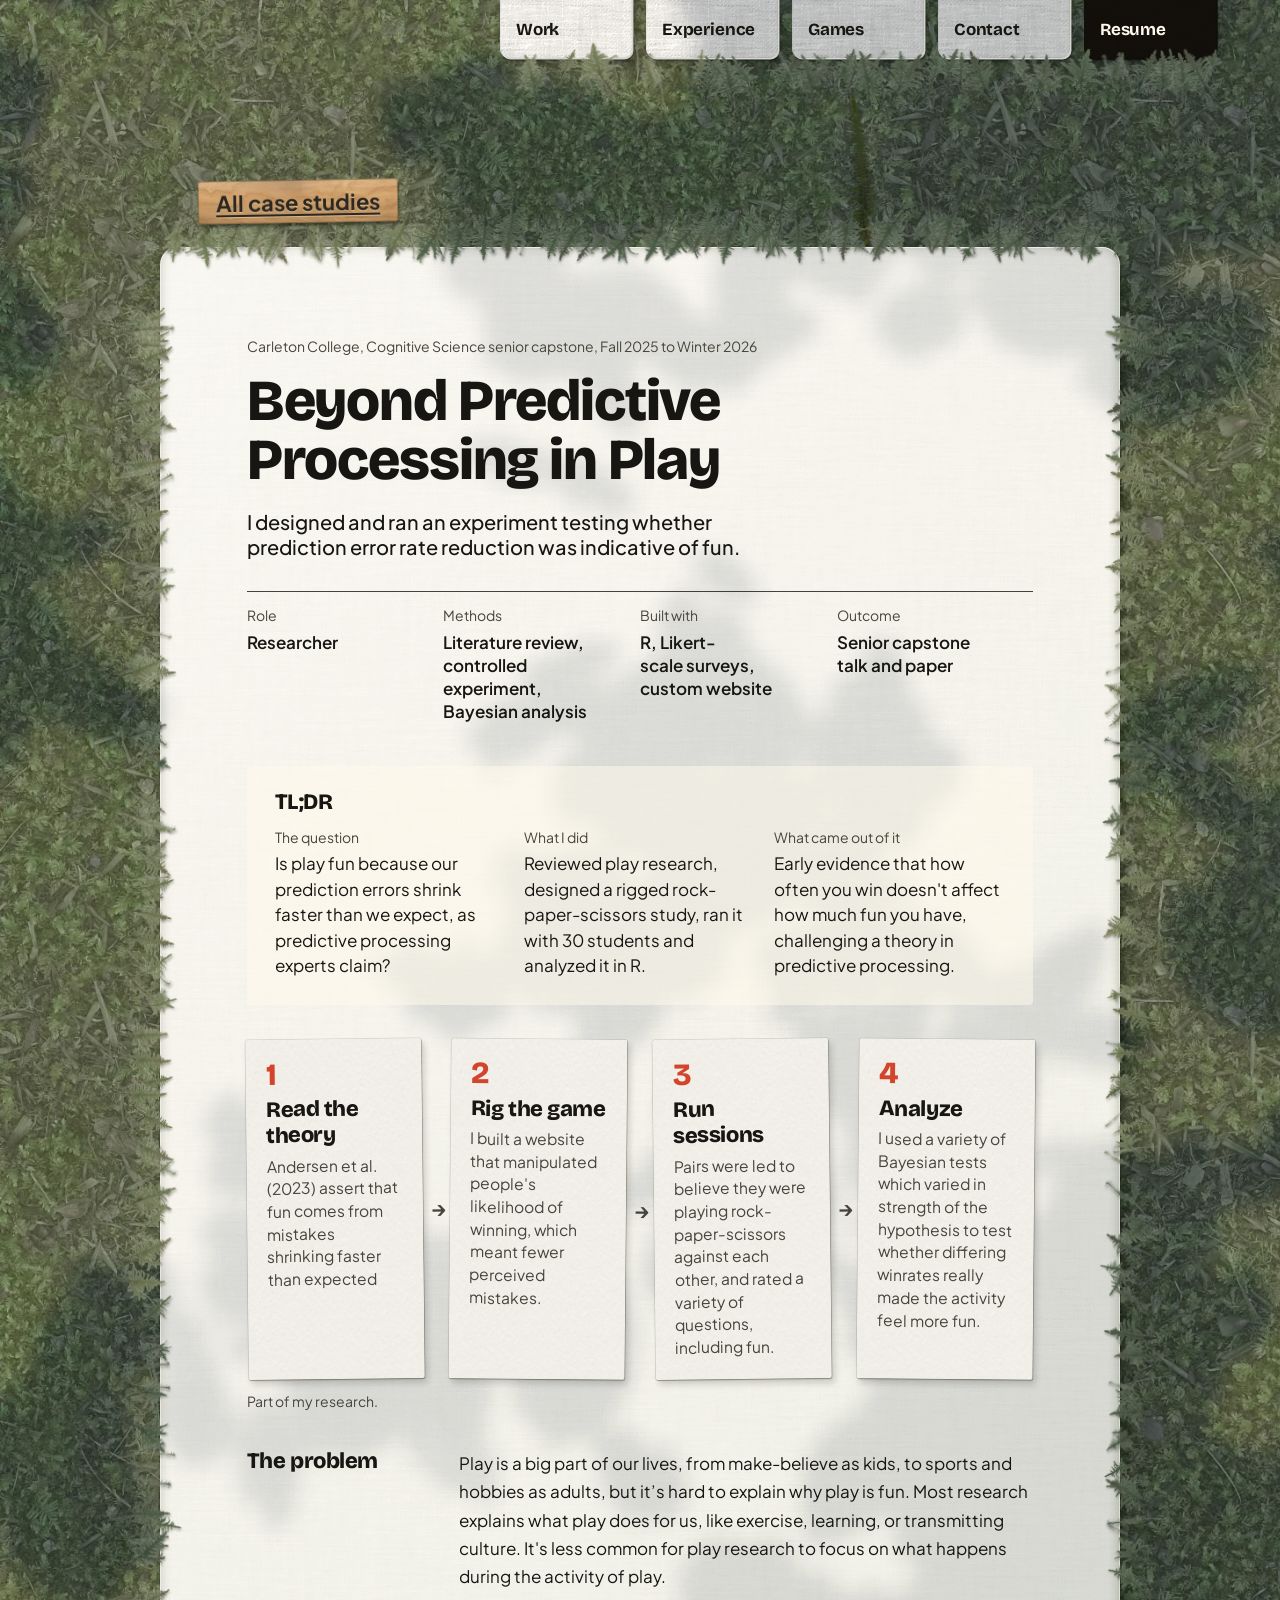
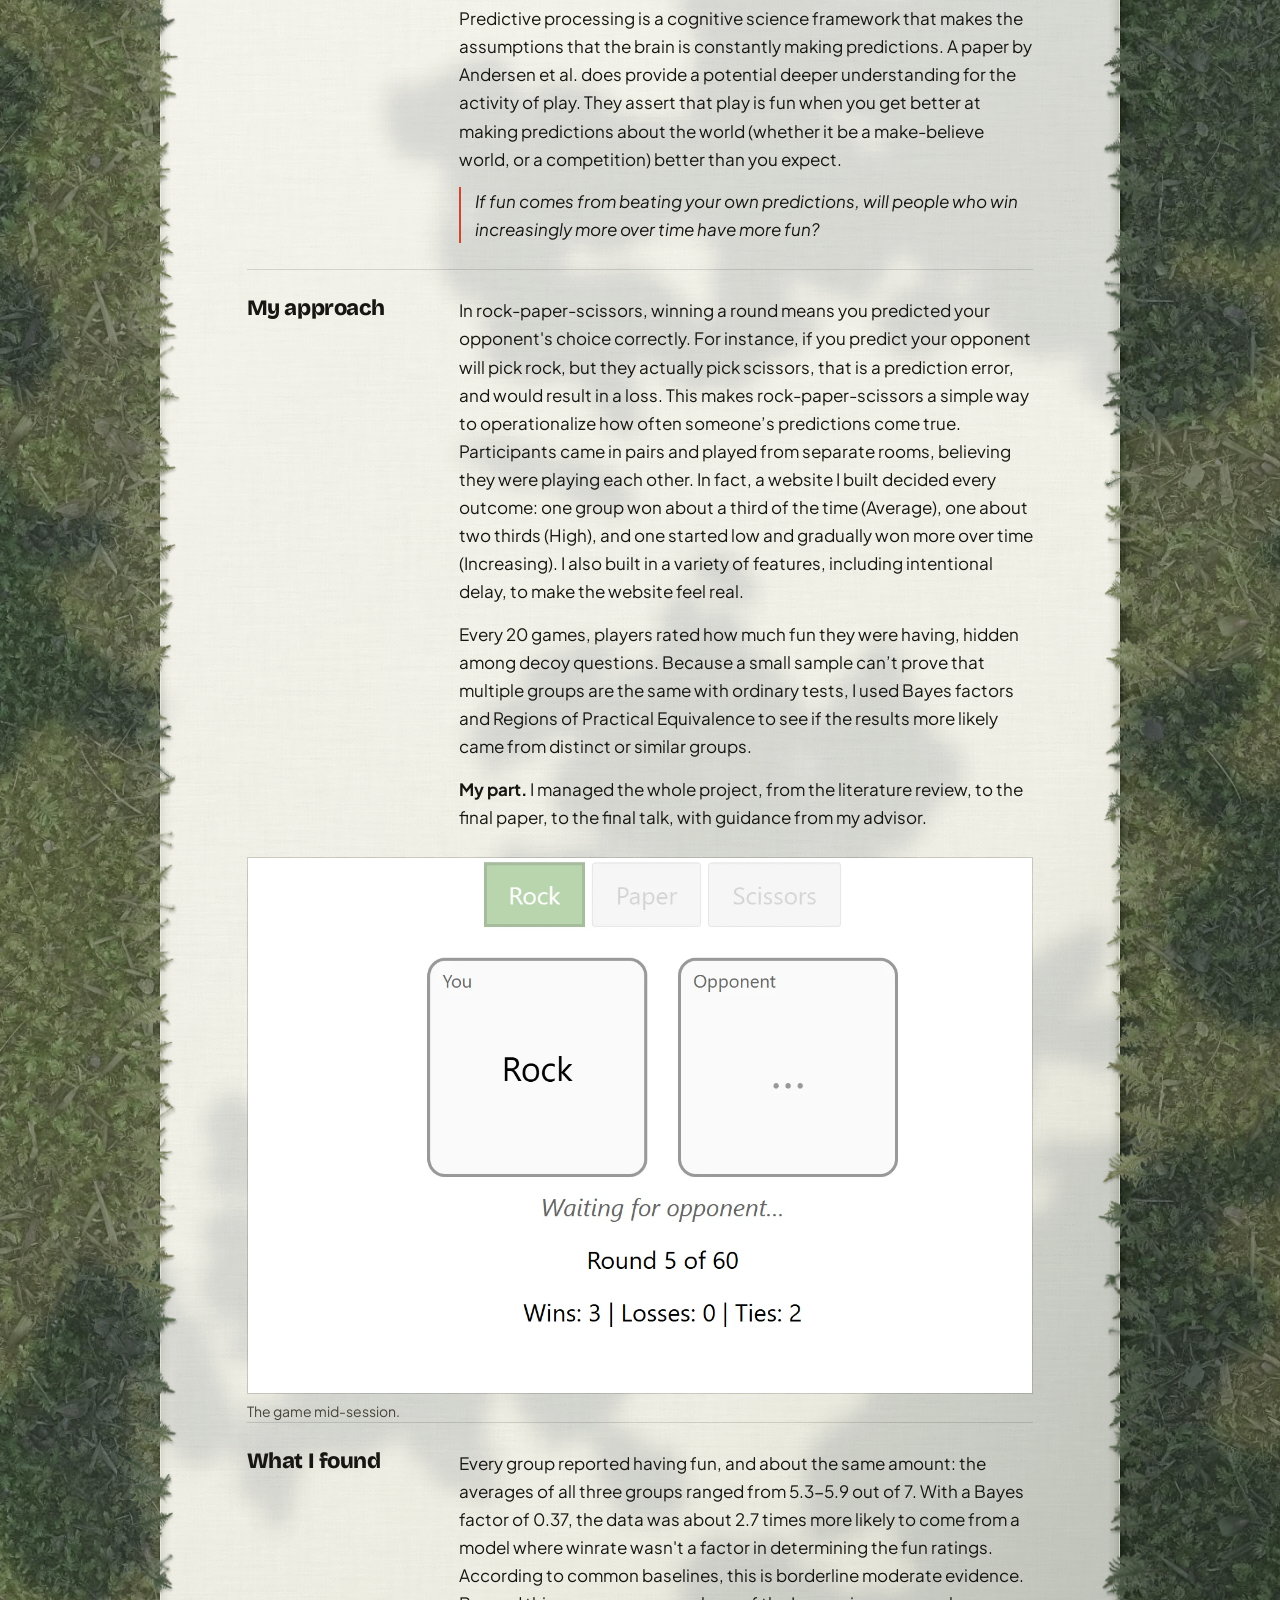
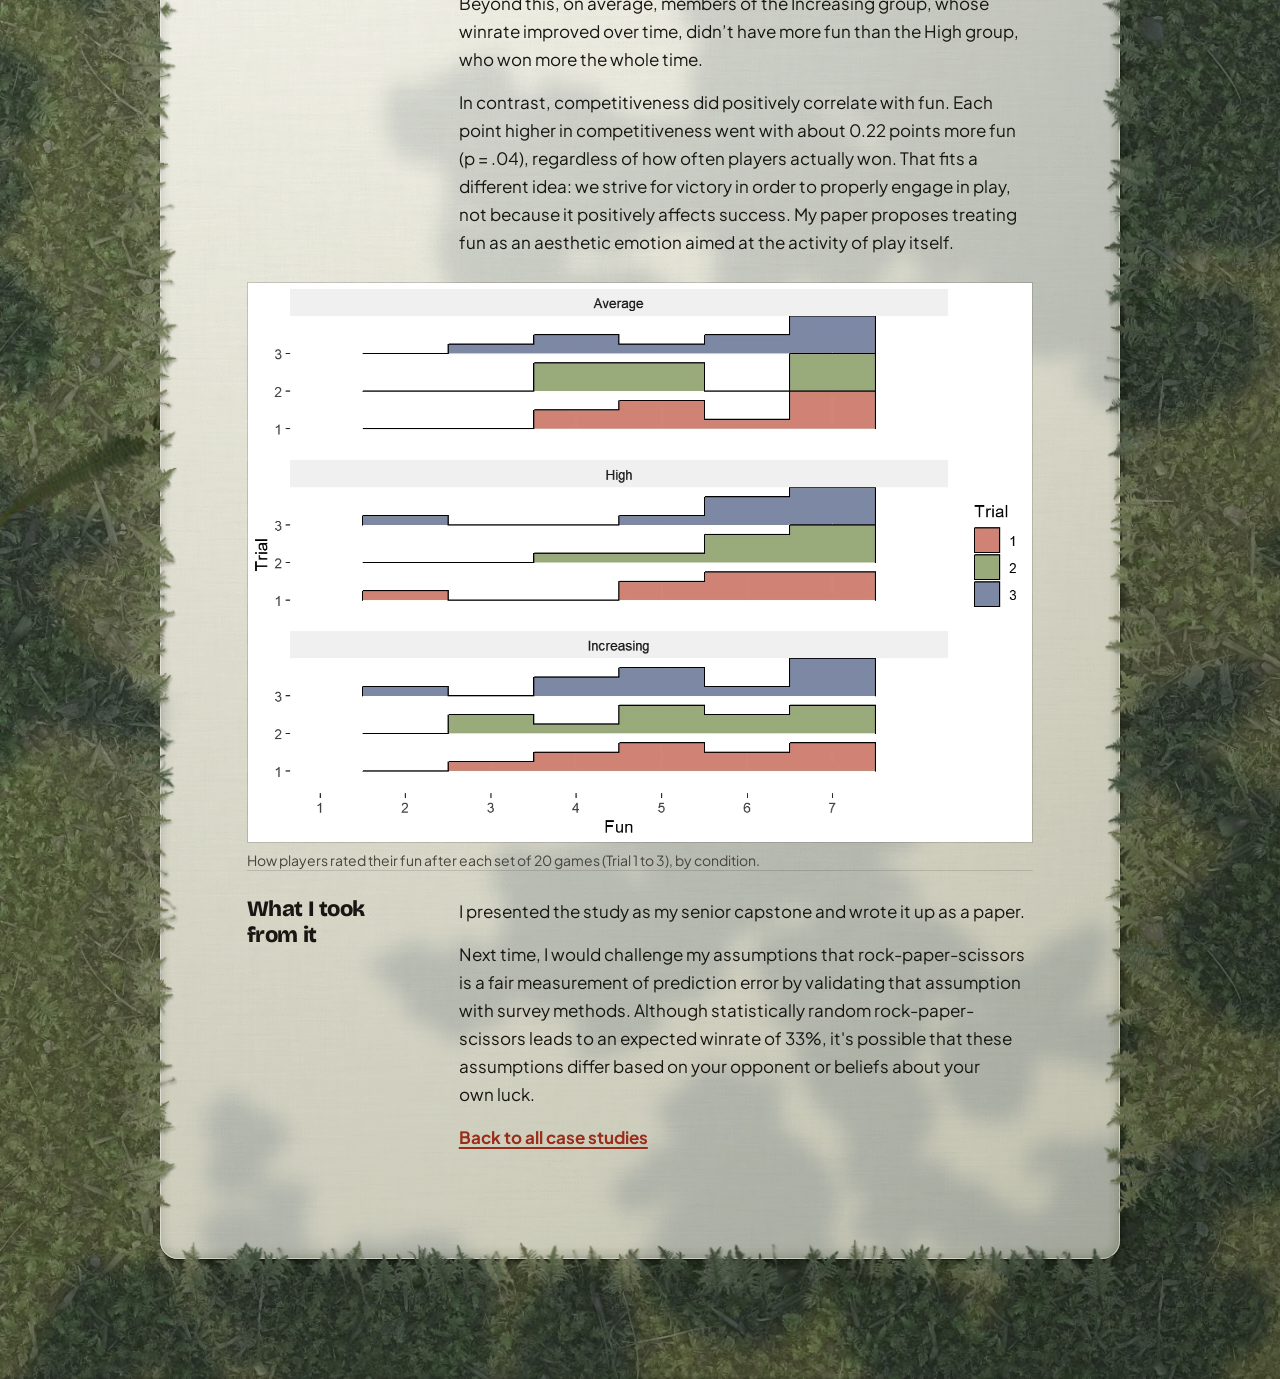
<file: work/having-fun/index.html>
<!doctype html>
<html lang="en">
<head>
<meta charset="utf-8">
<meta name="viewport" content="width=device-width, initial-scale=1">
<title>Beyond Predictive Processing in Play · Ian Tarter</title>
<meta name="description" content="Case study: a rigged rock-paper-scissors experiment testing whether fun in play comes from beating your own predictions.">
<link rel="canonical" href="https://iantarter.com/work/having-fun/">
<meta property="og:type" content="website">
<meta property="og:title" content="Beyond Predictive Processing in Play · Ian Tarter">
<meta property="og:description" content="Case study: a rigged rock-paper-scissors experiment testing whether fun in play comes from beating your own predictions.">
<meta property="og:url" content="https://iantarter.com/work/having-fun/">
<meta property="og:image" content="https://iantarter.com/assets/img/og/og-having-fun.jpg">
<meta property="og:image:width" content="1200">
<meta property="og:image:height" content="630">
<meta name="twitter:card" content="summary_large_image">
<meta name="theme-color" content="#3b4a2a">
<link rel="icon" href="/favicon.ico?v=4" sizes="32x32">
<link rel="icon" href="../../assets/img/favicon.png?v=4" type="image/png" sizes="192x192">
<link rel="apple-touch-icon" href="../../assets/img/apple-touch-icon.png?v=4">
<link rel="preconnect" href="https://fonts.googleapis.com">
<link rel="preconnect" href="https://fonts.gstatic.com" crossorigin>
<link rel="stylesheet" href="https://fonts.googleapis.com/css2?family=Bricolage+Grotesque:wght@300..800&family=Plus+Jakarta+Sans:ital,wght@0,300..800;1,300..800&family=Rampart+One&display=swap">
<link rel="stylesheet" href="../../assets/site.css?v=20261013u">
<link rel="stylesheet" href="../../assets/dir-i.css?v=20261117a">
<link rel="stylesheet" href="../../assets/case-i.css?v=20261117a">
<!-- the ground fetched first, so it is usually there for the first frame -->
<link rel="preload" as="image" href="../../assets/tex/moss-quiet-2k.webp" fetchpriority="high">
<link rel="preload" as="image" href="../../assets/tex/canopy-shade-L.webp" fetchpriority="high">
<link rel="preload" as="image" href="../../assets/tex/canopy-sun-2.webp" fetchpriority="high">
<script type="speculationrules">{"prerender": [{"where": {"and": [{"href_matches": "/*"}, {"not": {"href_matches": "*.pdf"}}]}, "eagerness": "moderate"}]}</script>
<script>(() => { // where each page lies on the forest floor (homepage 0, games to the left, case studies to the right), so a link pans the right way
  const X = p => (p = p.replace(/index\.html$/, ""), /daily-weather\/$/.test(p) ? -2 : /projects\/$/.test(p) ? -1 : /exact-sports\/$/.test(p) ? 1 : /embodied-cognition\/$/.test(p) ? 2 : /having-fun\/$/.test(p) ? 3 : /having-fun\/$/.test(p) ? 4 : /prompt-bias\/$/.test(p) ? 5 : 0);
  // The floor runs on from page to page: each page knows where the last one lay (its spot on the floor and how far down it
  // was scrolled) and lays its own light and moss on from there, one screen width over, so the canopy shade and the moss
  // carry straight across the seam while the view pans.
  const here = X(location.pathname), F = window.__floor = { x: 0, y: 0 }, de = document.documentElement;
  requestAnimationFrame(() => { F.drawn = true; });
  // the ground's pictures start decoding now, at the top of the page, rather than once the page has been read
  F.groundP = Promise.all([...document.querySelectorAll('link[rel="preload"][as="image"]')].map(l => { const i = new Image(); i.src = l.href; return i.decode().catch(() => {}); }));
  // the pan goes as soon as the ground is in (Ian: no need to wait for the grass)
  const ready = () => { if (F.ground) { F.ready = true; F.go && requestAnimationFrame(() => F.go && F.go()); } };
  F.groundP.then(() => { F.ground = true; ready(); });
  const last = () => { try { return JSON.parse(sessionStorage.getItem("floor")); } catch (e) { return null; } };
  const lay = (s, top) => { if (!s) return; F.x = s.x + Math.sign(here - s.X) * de.clientWidth; /* the page's own width, without a scrollbar, as the pan moves it */ F.y = s.y - top; };
  const set = () => { de.style.setProperty("--wx", F.x + "px"); de.style.setProperty("--wy", F.y + "px"); };
  lay(last(), 0); set();
  let q = 0; const save = () => { clearTimeout(q); q = 0; try { sessionStorage.setItem("floor", JSON.stringify({ X: here, x: F.x, y: F.y + scrollY })); } catch (e) {} };
  addEventListener("scroll", () => { if (!q) q = setTimeout(save, 120); }, { passive: true });
  // the menu cards are tucked under the top edge of the view, not lying on the floor, so they stay where they are while the
  // floor slides by (Ian: their jump felt out of place). Only when they're in view on both sides; otherwise the page
  // just slides as one.
  const nav = () => document.querySelector(".i-nav"), navIn = () => { const n = nav(); return n && n.getBoundingClientRect().bottom > 0; };
  addEventListener("pageswap", e => { save(); const on = !!e.viewTransition && navIn(); if (on) nav().style.viewTransitionName = "nav";
    try { sessionStorage.setItem("navvt", on ? "1" : ""); } catch (er) {} });
  addEventListener("pagereveal", e => {
    // where the view will be once it lands: a link to #work lands on that section even if the browser hasn't scrolled yet
    let top = scrollY; const tg = location.hash.length > 1 && document.getElementById(decodeURIComponent(location.hash.slice(1)));
    if (tg) top = Math.max(0, Math.min(de.scrollHeight - innerHeight, tg.getBoundingClientRect().top + scrollY - (parseFloat(getComputedStyle(tg).scrollMarginTop) || 0)));
    // (a page coming back from the back button moves too: its light is drawn from these numbers, so it is right from the first frame)
    { const x = F.x, y = F.y; lay(last(), top); if (x !== F.x || Math.abs(y - F.y) > .5) { set(); dispatchEvent(new Event("floor-moved")); } }
    save();
    const t = e.viewTransition, a = window.navigation && navigation.activation; if (!t) return;
    let was = false; try { was = !!sessionStorage.getItem("navvt"); } catch (er) {}
    if (nav()) { nav().style.viewTransitionName = was && top < 80 ? "nav" : ""; const off = () => { if (nav()) nav().style.viewTransitionName = ""; }; t.finished.then(off, off); setTimeout(off, 3000); }
    // the pan waits (half a second at most) until this page's ground is in, so it never slides in bare or hazy
    F.panned = true; F.panDone = t.finished.catch(() => {});
    { const m = document.createElement("div"); m.style.cssText = "position:absolute;top:-200px;width:100px;height:100px;overflow:scroll"; de.append(m);
      de.style.setProperty("--sbw", (m.offsetWidth - m.clientWidth) + "px"); m.remove(); }
    // and until its first, heavy frames are drawn: sliding while they were drawn made the pan stutter (Ian). It sets off once
    // two frames in a row come quickly, at most 0.6s after the click.
    t.ready.then(() => { const an = document.getAnimations().filter(n => n.effect && /view-transition/.test(n.effect.pseudoElement || ""));
      an.forEach(n => n.pause()); let done = false, calm = 0, prev = performance.now();
      const go = () => { if (done) return; done = true; an.forEach(n => n.play()); };
      const tick = now => { calm = now - prev < 34 ? calm + 1 : 0; prev = now; if (F.ready && calm >= 2) go(); else if (!done) requestAnimationFrame(tick); };
      requestAnimationFrame(tick); setTimeout(go, 600); }).catch(() => {});
    const d = a && a.from && a.entry ? X(new URL(a.entry.url).pathname) - X(new URL(a.from.url).pathname) : 0;
    if (!d) t.skipTransition(); else t.types.add(d > 0 ? "pan-right" : "pan-left"); });
})();</script>
</head>
<body>
<a class="skip" href="#main">Skip to content</a>
<div class="site x-i case-i" id="site" data-hero="split" data-photo="square" data-nav="spread" data-brand="on" data-focus="on" data-labelpos="side" data-exp="timeline" data-contact="side" data-form="on" data-poly="on" data-links="underline" data-buttons="solid" data-texture="none" data-hover="lift" data-marks="on" data-dividers="none" data-labeldeco="none">
<header class="i-nav"><nav class="hand" aria-label="Site"><a class="lay" href="../../#work" style="--i:0"><span>Work</span></a><a class="lay" href="../../#exp" style="--i:1"><span>Experience</span></a><a class="lay" href="../../#games" style="--i:2"><span>Games</span></a><a class="lay" href="../../#contact" style="--i:3"><span>Contact</span></a><a class="r lay" href="../../resume.pdf" style="--i:4"><span>Resume</span></a></nav></header>

<main class="i-scene" id="main">
<a class="i-label c-back" href="../../#work">All case studies</a>
<article class="card lay c-doc" aria-labelledby="case-title"><div class="cf">
  <div class="s-inner s-case-head">
    <p class="s-case-meta">Carleton College, Cognitive Science senior capstone, Fall 2025 to Winter 2026</p>
    <h1 class="s-case-title" id="case-title">Beyond Predictive Processing in Play</h1>
    <p class="s-case-lede">I designed and ran an experiment testing whether prediction error rate reduction was indicative of fun.</p>
    <dl class="s-case-facts">
      <div><dt>Role</dt><dd>Researcher</dd></div><div><dt>Methods</dt><dd>Literature review, controlled experiment, Bayesian analysis</dd></div><div><dt>Built with</dt><dd>R, Likert-scale surveys, custom website</dd></div><div><dt>Outcome</dt><dd>Senior capstone talk and paper</dd></div>
    </dl>
  </div>
  <div class="s-inner s-tldr">
    <h2 class="s-label s-tldr-h">TL;DR</h2>
    <dl><div><dt>The question</dt><dd>Is play fun because our prediction errors shrink faster than we expect, as predictive processing experts claim?</dd></div><div><dt>What I did</dt><dd>Reviewed play research, designed a rigged rock-paper-scissors study, ran it with 30 students and analyzed it in R.</dd></div><div><dt>What came out of it</dt><dd>Early evidence that how often you win doesn't affect how much fun you have, challenging a theory in predictive processing.</dd></div></dl>
  </div>

  <figure class="s-inner s-flow" aria-labelledby="flow-cap">
    <ol class="s-flow-steps">
      <li><b>Read the theory</b><span>Andersen et al. (2023) assert that fun comes from mistakes shrinking faster than expected</span></li>
      <li><b>Rig the game</b><span>I built a website that manipulated people's likelihood of winning, which meant fewer perceived mistakes.</span></li>
      <li><b>Run sessions</b><span>Pairs were led to believe they were playing rock-paper-scissors against each other, and rated a variety of questions, including fun.</span></li>
      <li><b>Analyze</b><span>I used a variety of Bayesian tests which varied in strength of the hypothesis to test whether differing winrates really made the activity feel more fun.</span></li>
    </ol>
    <figcaption id="flow-cap">Part of my research.</figcaption>
  </figure>

  <section class="s-section">
    <div class="s-inner">
      <h2 class="s-label">The problem</h2>
      <div class="s-body">
        <p>Play is a big part of our lives, from make-believe as kids, to sports and hobbies as adults, but it’s hard to explain why play is fun. Most research explains what play does for us, like exercise, learning, or transmitting culture. It's less common for play research to focus on what happens during the activity of play.</p><p>Predictive processing is a cognitive science framework that makes the assumptions that the brain is constantly making predictions. A paper by Andersen et al. does provide a potential deeper understanding for the activity of play. They assert that play is fun when you get better at making predictions about the world (whether it be a make-believe world, or a competition) better than you expect.</p><p class="s-case-q">If fun comes from beating your own predictions, will people who win increasingly more over time have more fun?</p>
      </div>
    </div>
  </section>

  <section class="s-section">
    <div class="s-inner">
      <h2 class="s-label">My approach</h2>
      <div class="s-body">
        <p>In rock-paper-scissors, winning a round means you predicted your opponent's choice correctly. For instance, if you predict your opponent will pick rock, but they actually pick scissors, that is a prediction error, and would result in a loss. This makes rock-paper-scissors a simple way to operationalize how often someone’s predictions come true. Participants came in pairs and played from separate rooms, believing they were playing each other. In fact, a website I built decided every outcome: one group won about a third of the time (Average), one about two thirds (High), and one started low and gradually won more over time (Increasing). I also built in a variety of features, including intentional delay, to make the website feel real.</p><p>Every 20 games, players rated how much fun they were having, hidden among decoy questions. Because a small sample can’t prove that multiple groups are the same with ordinary tests, I used Bayes factors and Regions of Practical Equivalence to see if the results more likely came from distinct or similar groups.</p><p><b>My part.</b> I managed the whole project, from the literature review, to the final paper, to the final talk, with guidance from my advisor.</p>
      </div>
    </div>
  </section>

  <figure class="s-inner s-artifact">
    <div class="s-artifact-box"><img src="../../assets/img/cards/capstone-rps-site.webp" alt="The rock-paper-scissors game site: Rock, Paper and Scissors buttons, You and Opponent cards, with the opponent shown as waiting, Round 5 of 60, Wins 3, Losses 0, Ties 2." width="1282" height="875" loading="lazy" decoding="async"></div>
    <figcaption>The game mid-session.</figcaption>
  </figure>

  <section class="s-section">
    <div class="s-inner">
      <h2 class="s-label">What I found</h2>
      <div class="s-body">
        <p>Every group reported having fun, and about the same amount: the averages of all three groups ranged from 5.3-5.9 out of 7. With a Bayes factor of 0.37, the data was about 2.7 times more likely to come from a model where winrate wasn't a factor in determining the fun ratings. According to common baselines, this is borderline moderate evidence. Beyond this, on average, members of the Increasing group, whose winrate improved over time, didn’t have more fun than the High group, who won more the whole time.</p><p>In contrast, competitiveness did positively correlate with fun. Each point higher in competitiveness went with about 0.22 points more fun (p&nbsp;=&nbsp;.04), regardless of how often players actually won. That fits a different idea: we strive for victory in order to properly engage in play, not because it positively affects success. My paper proposes treating fun as an aesthetic emotion aimed at the activity of play itself.</p>
      </div>
    </div>
  </section>

  <figure class="s-inner s-artifact">
    <div class="s-artifact-box"><img src="../../assets/img/cards/capstone-fun-by-trial.webp" alt="Chart: fun ratings across three sets of rock-paper-scissors for the Average, High and Increasing conditions; the three distributions stay close together." width="1336" height="952" loading="lazy" decoding="async"></div>
    <figcaption>How players rated their fun after each set of 20 games (Trial 1 to 3), by condition.</figcaption>
  </figure>

  <section class="s-section">
    <div class="s-inner">
      <h2 class="s-label">What I took from it</h2>
      <div class="s-body">
        <p>I presented the study as my senior capstone and wrote it up as a paper.</p><p>Next time, I would challenge my assumptions that rock-paper-scissors is a fair measurement of prediction error by validating that assumption with survey methods. Although statistically random rock-paper-scissors leads to an expected winrate of 33%, it's possible that these assumptions differ based on your opponent or beliefs about your own luck.</p>
        <p><a class="s-more" href="../../#work">Back to all case studies</a></p>
      </div>
    </div>
  </section>
</div></article>
</main>

</div>
<script>(() => { // each piece learns where it lies before the page is first drawn, so its light is right from the start
  // (until blades.js did this, every card was lit as if it were the whole page: a dark rim that then changed)
  const sc = document.querySelector(".x-i"); if (!sc) return; const R = sc.getBoundingClientRect();
  sc.style.setProperty("--pw", sc.offsetWidth + "px"); sc.style.setProperty("--ph", sc.offsetHeight + "px");
  document.querySelectorAll(".card, .hand a").forEach(el => { const r = el.getBoundingClientRect();
    el.style.setProperty("--ox", (r.left + r.width / 2 - el.offsetWidth / 2 - R.left) + "px"); el.style.setProperty("--oy", (r.top + r.height / 2 - el.offsetHeight / 2 - R.top) + "px"); }); })();</script><script>(() => { const done = () => document.documentElement.classList.add("ground-in");
  window.__floor.groundP.then(() => { const F = window.__floor || {}; if (document.prerendering || !F.drawn || F.panned) { document.documentElement.classList.add("ground-now"); done(); } else requestAnimationFrame(done); });
  setTimeout(done, 5000); })();</script><script src="../../assets/blades.js?v=20261109a" defer></script><script src="../../assets/forest.js?v=20261107a" defer></script>
</body>
</html>
</file>
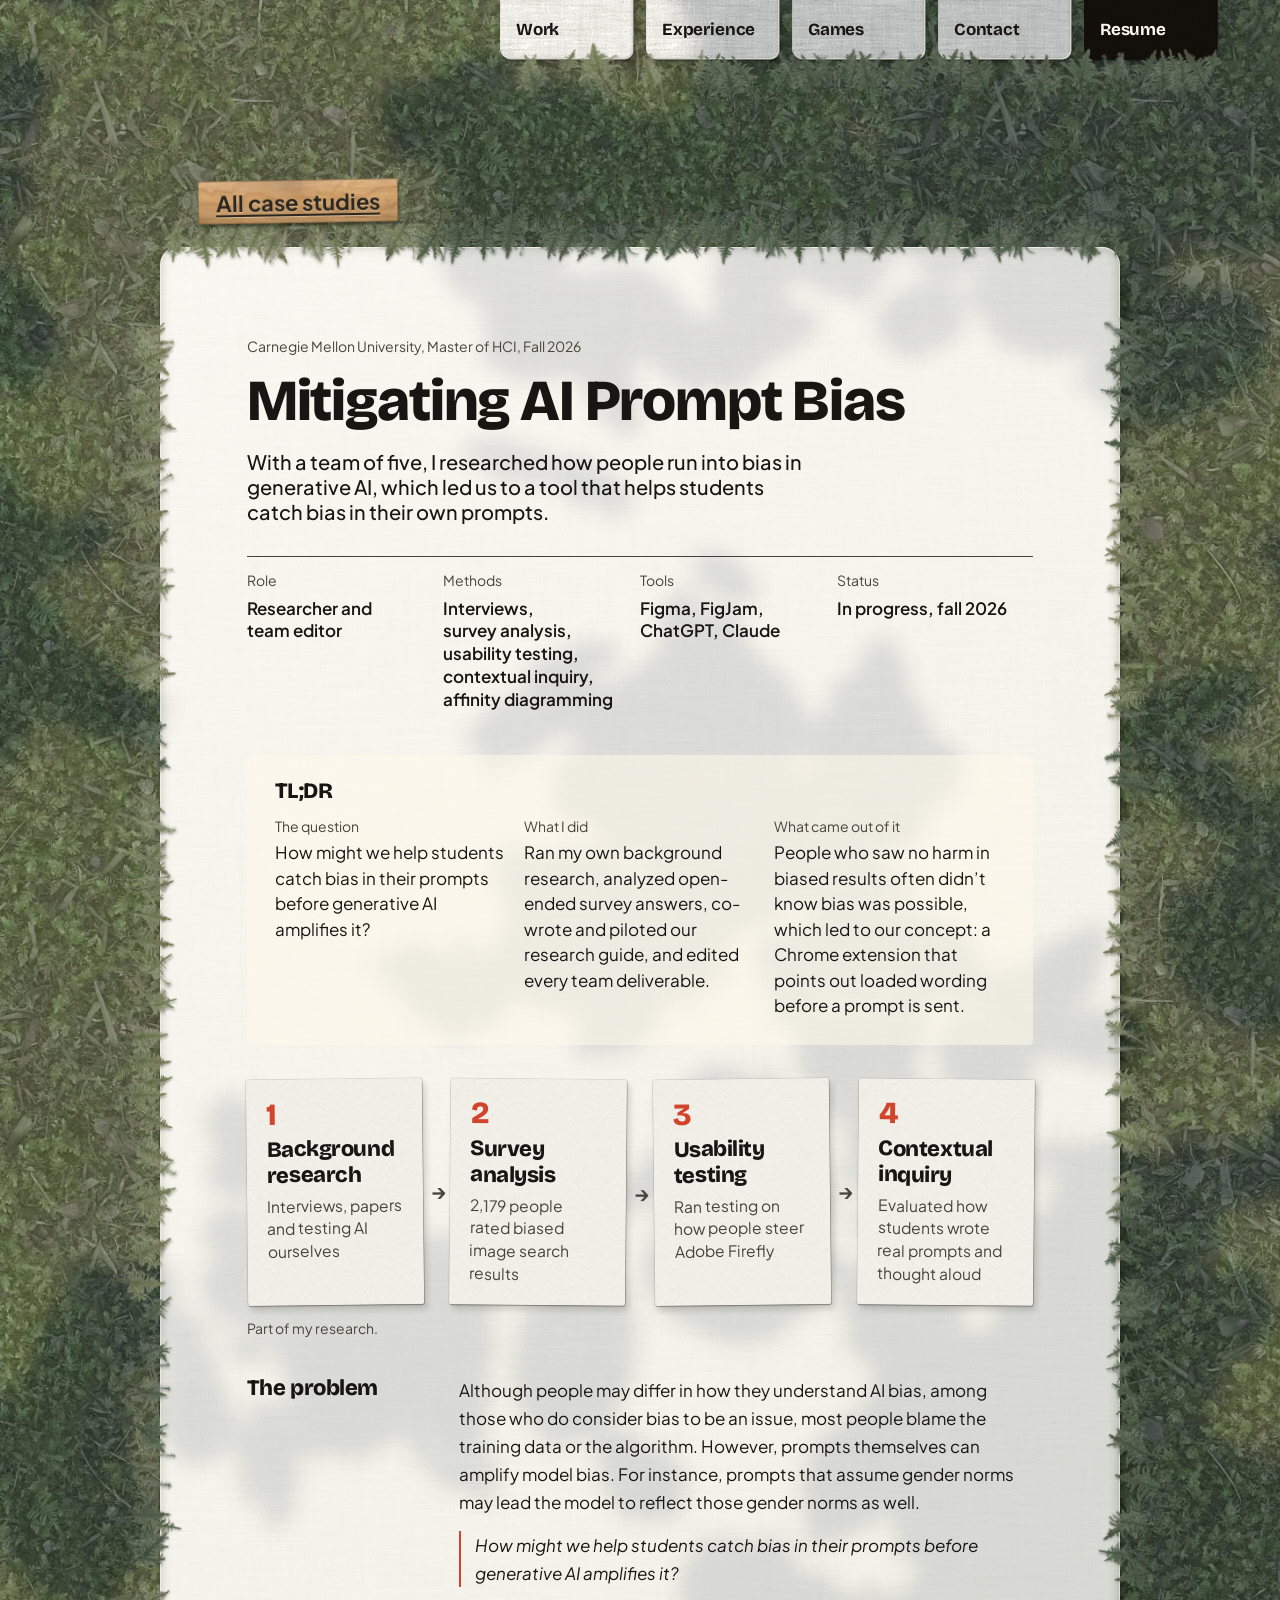
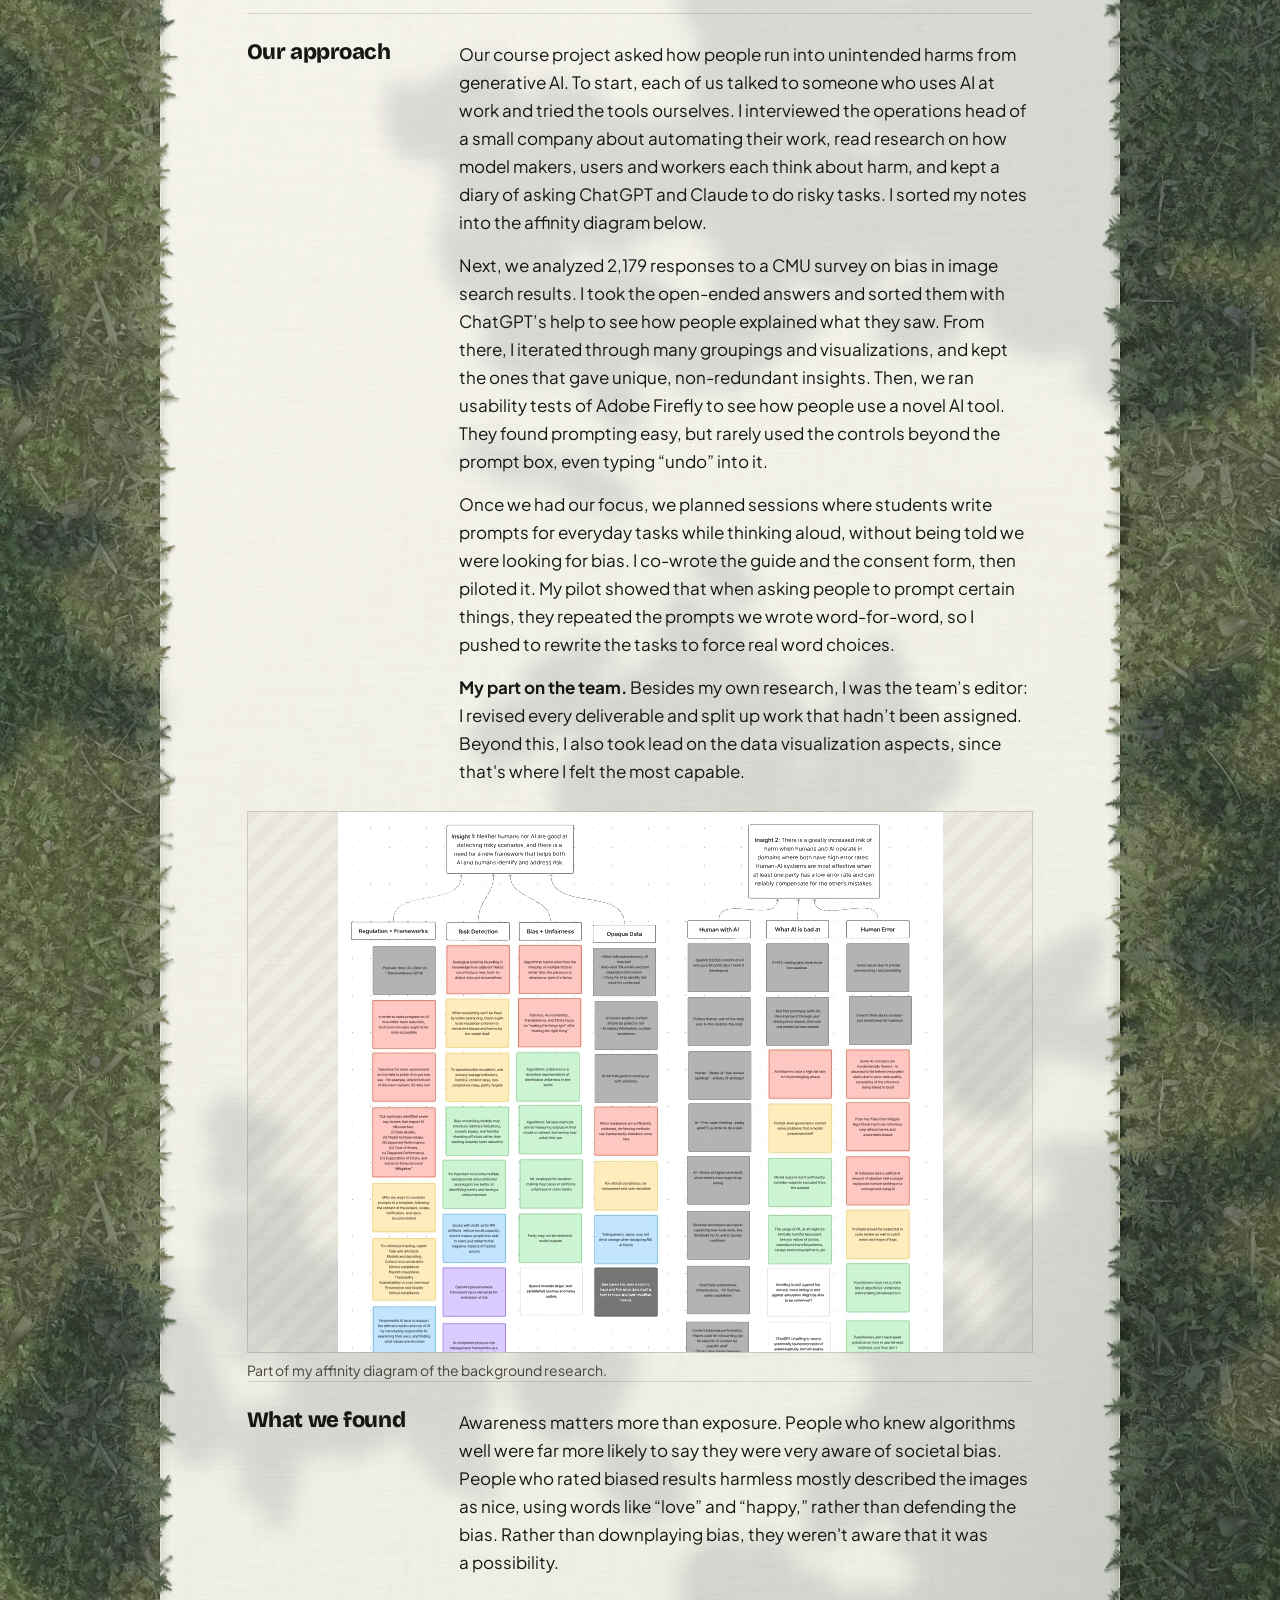
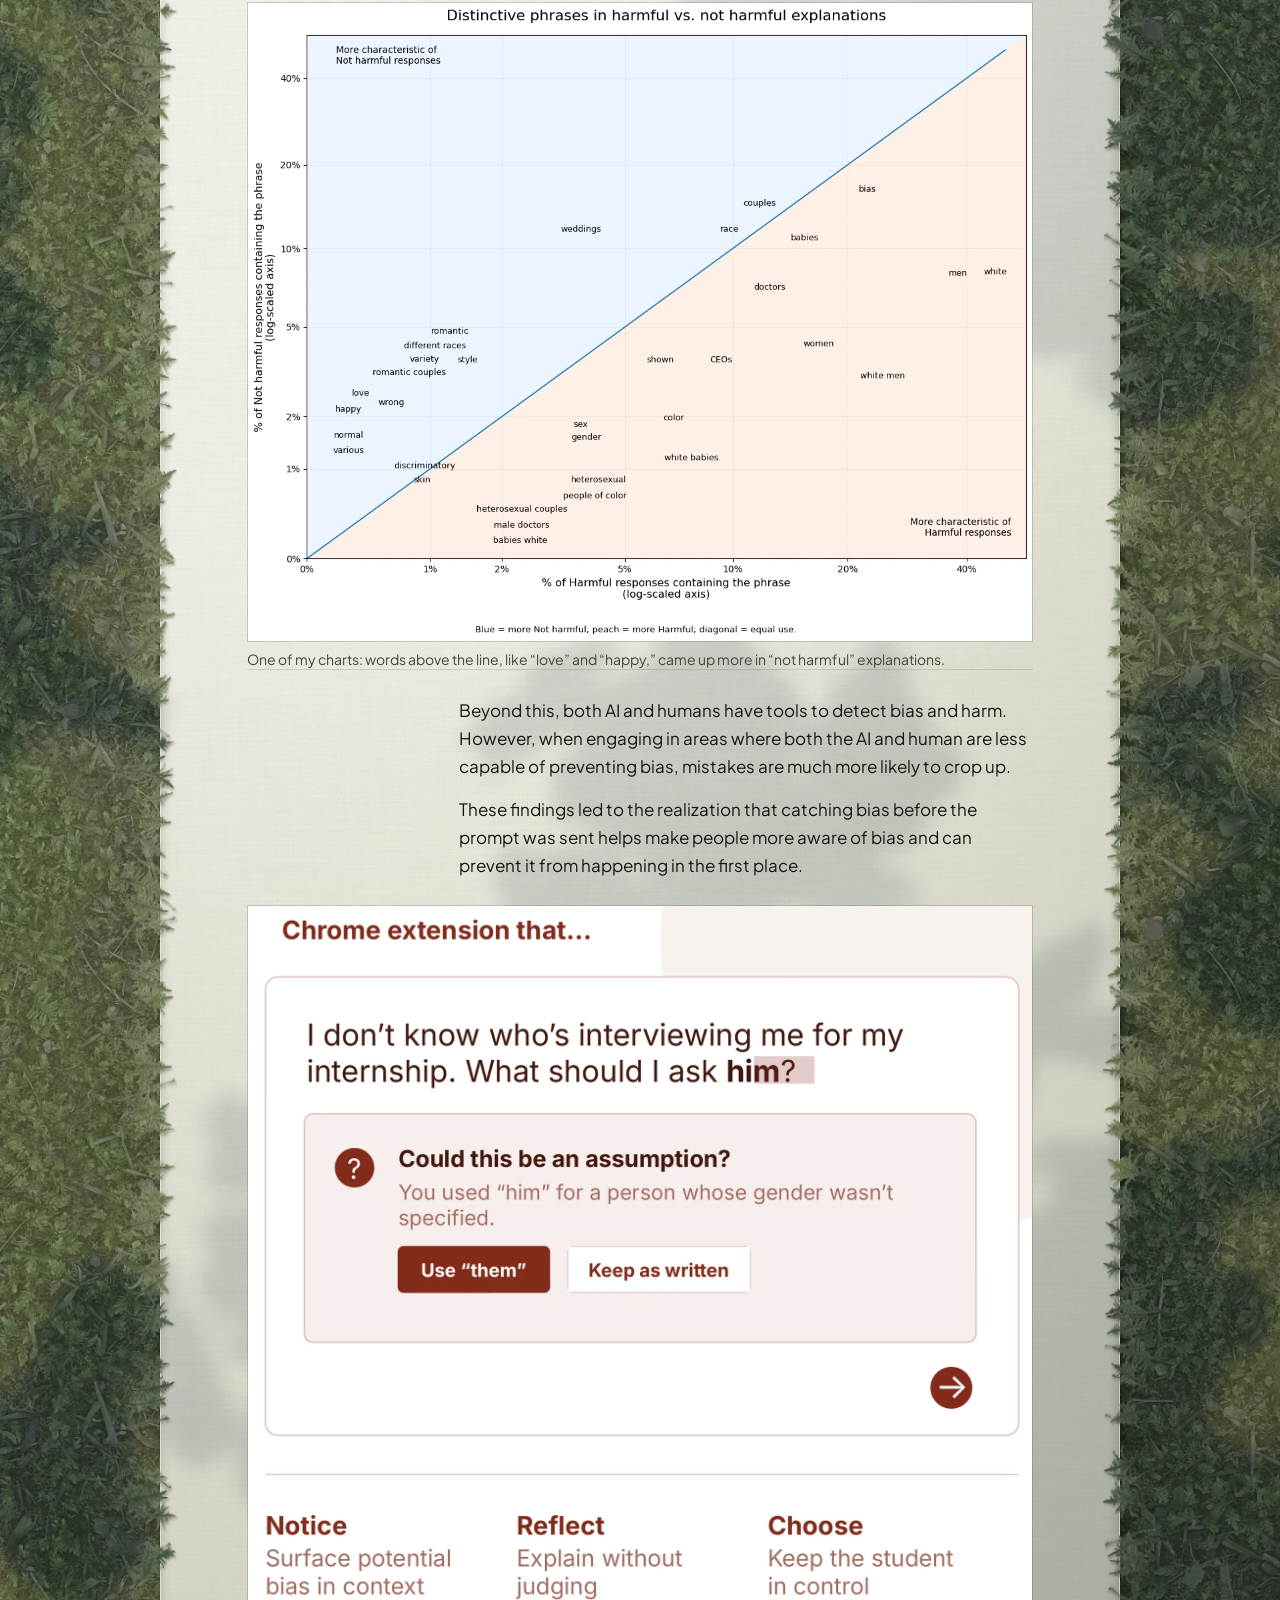
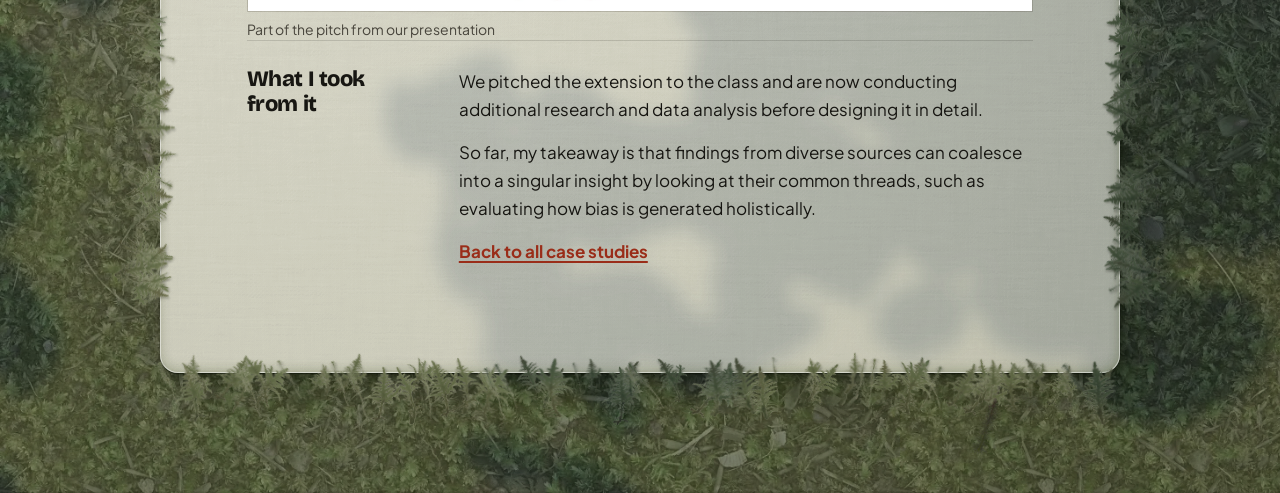
<file: work/prompt-bias/index.html>
<!doctype html>
<html lang="en">
<head>
<meta charset="utf-8">
<meta name="viewport" content="width=device-width, initial-scale=1">
<title>Mitigating AI Prompt Bias · Ian Tarter</title>
<meta name="description" content="Case study: user research toward a Chrome extension that helps students catch bias in their AI prompts before the AI repeats it.">
<link rel="canonical" href="https://iantarter.com/work/prompt-bias/">
<meta property="og:type" content="website">
<meta property="og:title" content="Mitigating AI Prompt Bias · Ian Tarter">
<meta property="og:description" content="Case study: user research toward a Chrome extension that helps students catch bias in their AI prompts before the AI repeats it.">
<meta property="og:url" content="https://iantarter.com/work/prompt-bias/">
<meta property="og:image" content="https://iantarter.com/assets/img/og/og-prompt-bias.jpg">
<meta property="og:image:width" content="1200">
<meta property="og:image:height" content="630">
<meta name="twitter:card" content="summary_large_image">
<meta name="theme-color" content="#3b4a2a">
<link rel="icon" href="/favicon.ico?v=4" sizes="32x32">
<link rel="icon" href="../../assets/img/favicon.png?v=4" type="image/png" sizes="192x192">
<link rel="apple-touch-icon" href="../../assets/img/apple-touch-icon.png?v=4">
<link rel="preconnect" href="https://fonts.googleapis.com">
<link rel="preconnect" href="https://fonts.gstatic.com" crossorigin>
<link rel="stylesheet" href="https://fonts.googleapis.com/css2?family=Bricolage+Grotesque:wght@300..800&family=Plus+Jakarta+Sans:ital,wght@0,300..800;1,300..800&family=Rampart+One&display=swap">
<link rel="stylesheet" href="../../assets/site.css?v=20261013u">
<link rel="stylesheet" href="../../assets/dir-i.css?v=20261117a">
<link rel="stylesheet" href="../../assets/case-i.css?v=20261117a">
<!-- the ground fetched first, so it is usually there for the first frame -->
<link rel="preload" as="image" href="../../assets/tex/moss-quiet-2k.webp" fetchpriority="high">
<link rel="preload" as="image" href="../../assets/tex/canopy-shade-L.webp" fetchpriority="high">
<link rel="preload" as="image" href="../../assets/tex/canopy-sun-2.webp" fetchpriority="high">
<script type="speculationrules">{"prerender": [{"where": {"and": [{"href_matches": "/*"}, {"not": {"href_matches": "*.pdf"}}]}, "eagerness": "moderate"}]}</script>
<script>(() => { // where each page lies on the forest floor (homepage 0, games to the left, case studies to the right), so a link pans the right way
  const X = p => (p = p.replace(/index\.html$/, ""), /daily-weather\/$/.test(p) ? -2 : /projects\/$/.test(p) ? -1 : /exact-sports\/$/.test(p) ? 1 : /embodied-cognition\/$/.test(p) ? 2 : /prompt-bias\/$/.test(p) ? 3 : /having-fun\/$/.test(p) ? 4 : /prompt-bias\/$/.test(p) ? 5 : 0);
  // The floor runs on from page to page: each page knows where the last one lay (its spot on the floor and how far down it
  // was scrolled) and lays its own light and moss on from there, one screen width over, so the canopy shade and the moss
  // carry straight across the seam while the view pans.
  const here = X(location.pathname), F = window.__floor = { x: 0, y: 0 }, de = document.documentElement;
  requestAnimationFrame(() => { F.drawn = true; });
  // the ground's pictures start decoding now, at the top of the page, rather than once the page has been read
  F.groundP = Promise.all([...document.querySelectorAll('link[rel="preload"][as="image"]')].map(l => { const i = new Image(); i.src = l.href; return i.decode().catch(() => {}); }));
  // the pan goes as soon as the ground is in (Ian: no need to wait for the grass)
  const ready = () => { if (F.ground) { F.ready = true; F.go && requestAnimationFrame(() => F.go && F.go()); } };
  F.groundP.then(() => { F.ground = true; ready(); });
  const last = () => { try { return JSON.parse(sessionStorage.getItem("floor")); } catch (e) { return null; } };
  const lay = (s, top) => { if (!s) return; F.x = s.x + Math.sign(here - s.X) * de.clientWidth; /* the page's own width, without a scrollbar, as the pan moves it */ F.y = s.y - top; };
  const set = () => { de.style.setProperty("--wx", F.x + "px"); de.style.setProperty("--wy", F.y + "px"); };
  lay(last(), 0); set();
  let q = 0; const save = () => { clearTimeout(q); q = 0; try { sessionStorage.setItem("floor", JSON.stringify({ X: here, x: F.x, y: F.y + scrollY })); } catch (e) {} };
  addEventListener("scroll", () => { if (!q) q = setTimeout(save, 120); }, { passive: true });
  // the menu cards are tucked under the top edge of the view, not lying on the floor, so they stay where they are while the
  // floor slides by (Ian: their jump felt out of place). Only when they're in view on both sides; otherwise the page
  // just slides as one.
  const nav = () => document.querySelector(".i-nav"), navIn = () => { const n = nav(); return n && n.getBoundingClientRect().bottom > 0; };
  addEventListener("pageswap", e => { save(); const on = !!e.viewTransition && navIn(); if (on) nav().style.viewTransitionName = "nav";
    try { sessionStorage.setItem("navvt", on ? "1" : ""); } catch (er) {} });
  addEventListener("pagereveal", e => {
    // where the view will be once it lands: a link to #work lands on that section even if the browser hasn't scrolled yet
    let top = scrollY; const tg = location.hash.length > 1 && document.getElementById(decodeURIComponent(location.hash.slice(1)));
    if (tg) top = Math.max(0, Math.min(de.scrollHeight - innerHeight, tg.getBoundingClientRect().top + scrollY - (parseFloat(getComputedStyle(tg).scrollMarginTop) || 0)));
    // (a page coming back from the back button moves too: its light is drawn from these numbers, so it is right from the first frame)
    { const x = F.x, y = F.y; lay(last(), top); if (x !== F.x || Math.abs(y - F.y) > .5) { set(); dispatchEvent(new Event("floor-moved")); } }
    save();
    const t = e.viewTransition, a = window.navigation && navigation.activation; if (!t) return;
    let was = false; try { was = !!sessionStorage.getItem("navvt"); } catch (er) {}
    if (nav()) { nav().style.viewTransitionName = was && top < 80 ? "nav" : ""; const off = () => { if (nav()) nav().style.viewTransitionName = ""; }; t.finished.then(off, off); setTimeout(off, 3000); }
    // the pan waits (half a second at most) until this page's ground is in, so it never slides in bare or hazy
    F.panned = true; F.panDone = t.finished.catch(() => {});
    { const m = document.createElement("div"); m.style.cssText = "position:absolute;top:-200px;width:100px;height:100px;overflow:scroll"; de.append(m);
      de.style.setProperty("--sbw", (m.offsetWidth - m.clientWidth) + "px"); m.remove(); }
    // and until its first, heavy frames are drawn: sliding while they were drawn made the pan stutter (Ian). It sets off once
    // two frames in a row come quickly, at most 0.6s after the click.
    t.ready.then(() => { const an = document.getAnimations().filter(n => n.effect && /view-transition/.test(n.effect.pseudoElement || ""));
      an.forEach(n => n.pause()); let done = false, calm = 0, prev = performance.now();
      const go = () => { if (done) return; done = true; an.forEach(n => n.play()); };
      const tick = now => { calm = now - prev < 34 ? calm + 1 : 0; prev = now; if (F.ready && calm >= 2) go(); else if (!done) requestAnimationFrame(tick); };
      requestAnimationFrame(tick); setTimeout(go, 600); }).catch(() => {});
    const d = a && a.from && a.entry ? X(new URL(a.entry.url).pathname) - X(new URL(a.from.url).pathname) : 0;
    if (!d) t.skipTransition(); else t.types.add(d > 0 ? "pan-right" : "pan-left"); });
})();</script>
</head>
<body>
<a class="skip" href="#main">Skip to content</a>
<div class="site x-i case-i" id="site" data-hero="split" data-photo="square" data-nav="spread" data-brand="on" data-focus="on" data-labelpos="side" data-exp="timeline" data-contact="side" data-form="on" data-poly="on" data-links="underline" data-buttons="solid" data-texture="none" data-hover="lift" data-marks="on" data-dividers="none" data-labeldeco="none">
<header class="i-nav"><nav class="hand" aria-label="Site"><a class="lay" href="../../#work" style="--i:0"><span>Work</span></a><a class="lay" href="../../#exp" style="--i:1"><span>Experience</span></a><a class="lay" href="../../#games" style="--i:2"><span>Games</span></a><a class="lay" href="../../#contact" style="--i:3"><span>Contact</span></a><a class="r lay" href="../../resume.pdf" style="--i:4"><span>Resume</span></a></nav></header>

<main class="i-scene" id="main">
<a class="i-label c-back" href="../../#work">All case studies</a>
<article class="card lay c-doc" aria-labelledby="case-title"><div class="cf">
  <div class="s-inner s-case-head">
    <p class="s-case-meta">Carnegie Mellon University, Master of HCI, Fall 2026</p>
    <h1 class="s-case-title" id="case-title">Mitigating AI Prompt Bias</h1>
    <p class="s-case-lede">With a team of five, I researched how people run into bias in generative AI, which led us to a tool that helps students catch bias in their own prompts.</p>
    <dl class="s-case-facts">
      <div><dt>Role</dt><dd>Researcher and team editor</dd></div><div><dt>Methods</dt><dd>Interviews, survey analysis, usability testing, contextual inquiry, affinity diagramming</dd></div><div><dt>Tools</dt><dd>Figma, FigJam, ChatGPT, Claude</dd></div><div><dt>Status</dt><dd>In progress, fall 2026</dd></div>
    </dl>
  </div>
  <div class="s-inner s-tldr">
    <h2 class="s-label s-tldr-h">TL;DR</h2>
    <dl><div><dt>The question</dt><dd>How might we help students catch bias in their prompts before generative AI amplifies it?</dd></div><div><dt>What I did</dt><dd>Ran my own background research, analyzed open-ended survey answers, co-wrote and piloted our research guide, and edited every team deliverable.</dd></div><div><dt>What came out of it</dt><dd>People who saw no harm in biased results often didn’t know bias was possible, which led to our concept: a Chrome extension that points out loaded wording before a prompt is sent.</dd></div></dl>
  </div>

  <figure class="s-inner s-flow" aria-labelledby="flow-cap">
    <ol class="s-flow-steps">
      <li><b>Background research</b><span>Interviews, papers and testing AI ourselves</span></li>
      <li><b>Survey analysis</b><span>2,179 people rated biased image search results</span></li>
      <li><b>Usability testing</b><span>Ran testing on how people steer Adobe Firefly</span></li>
      <li><b>Contextual inquiry</b><span>Evaluated how students wrote real prompts and thought aloud</span></li>
    </ol>
    <figcaption id="flow-cap">Part of my research.</figcaption>
  </figure>

  <section class="s-section">
    <div class="s-inner">
      <h2 class="s-label">The problem</h2>
      <div class="s-body">
        <p>Although people may differ in how they understand AI bias, among those who do consider bias to be an issue, most people blame the training data or the algorithm. However, prompts themselves can amplify model bias. For instance, prompts that assume gender norms may lead the model to reflect those gender norms as well.</p><p class="s-case-q">How might we help students catch bias in their prompts before generative AI amplifies it?</p>
      </div>
    </div>
  </section>

  <section class="s-section">
    <div class="s-inner">
      <h2 class="s-label">Our approach</h2>
      <div class="s-body">
        <p>Our course project asked how people run into unintended harms from generative AI. To start, each of us talked to someone who uses AI at work and tried the tools ourselves. I interviewed the operations head of a small company about automating their work, read research on how model makers, users and workers each think about harm, and kept a diary of asking ChatGPT and Claude to do risky tasks. I sorted my notes into the affinity diagram below.</p><p>Next, we analyzed 2,179 responses to a CMU survey on bias in image search results. I took the open-ended answers and sorted them with ChatGPT’s help to see how people explained what they saw. From there, I iterated through many groupings and visualizations, and kept the ones that gave unique, non-redundant insights. Then, we ran usability tests of Adobe Firefly to see how people use a novel AI tool. They found prompting easy, but rarely used the controls beyond the prompt box, even typing “undo” into it.</p><p>Once we had our focus, we planned sessions where students write prompts for everyday tasks while thinking aloud, without being told we were looking for bias. I co-wrote the guide and the consent form, then piloted it. My pilot showed that when asking people to prompt certain things, they repeated the prompts we wrote word-for-word, so I pushed to rewrite the tasks to force real word choices.</p><p><b>My part on the team.</b> Besides my own research, I was the team’s editor: I revised every deliverable and split up work that hadn’t been assigned. Beyond this, I also took lead on the data visualization aspects, since that's where I felt the most capable.</p>
      </div>
    </div>
  </section>

  <figure class="s-inner s-artifact">
    <div class="s-artifact-box"><img src="../../assets/img/cards/bias-affinity.webp" alt="Affinity diagram from Figma: notes grouped under Regulation and frameworks, Risk detection, Bias and unfairness, Opaque data, Human with AI, What AI is bad at, and Human error, rolling up into two insights about human and AI error." width="605" height="540" loading="lazy" decoding="async"></div>
    <figcaption>Part of my affinity diagram of the background research.</figcaption>
  </figure>

  <section class="s-section">
    <div class="s-inner">
      <h2 class="s-label">What we found</h2>
      <div class="s-body">
        <p>Awareness matters more than exposure. People who knew algorithms well were far more likely to say they were very aware of societal bias. People who rated biased results harmless mostly described the images as nice, using words like “love” and “happy,” rather than defending the bias. Rather than downplaying bias, they weren't aware that it was a possibility.</p>
      </div>
    </div>
  </section>

  <figure class="s-inner s-artifact">
    <div class="s-artifact-box"><img src="../../assets/img/cards/bias-phrases-chart.webp" alt="Chart of distinctive phrases in harmful versus not harmful explanations. Words like love, happy, normal, romantic and variety sit on the not harmful side; words like bias, white, men, women and CEOs sit on the harmful side." width="1177" height="957" loading="lazy" decoding="async"></div>
    <figcaption>One of my charts: words above the line, like “love” and “happy,” came up more in “not harmful” explanations.</figcaption>
  </figure>

  <section class="s-section">
    <div class="s-inner">
      <div class="s-body"><p>Beyond this, both AI and humans have tools to detect bias and harm. However, when engaging in areas where both the AI and human are less capable of preventing bias, mistakes are much more likely to crop up.</p><p>These findings led to the realization that catching bias before the prompt was sent helps make people more aware of bias and can prevent it from happening in the first place.</p>
      </div>
    </div>
  </section>

  <figure class="s-inner s-artifact">
    <div class="s-artifact-box"><img src="../../assets/img/cards/bias-extension-mock.webp" alt="Concept mock-up of the Chrome extension: the prompt “I don’t know who’s interviewing me for my internship. What should I ask him?” with “him” highlighted and a note asking “Could this be an assumption?”, with buttons “Use ‘them’” and “Keep as written”. Below: Notice, Reflect, Choose." width="1600" height="1438" loading="lazy" decoding="async"></div>
    <figcaption>Part of the pitch from our presentation</figcaption>
  </figure>

  <section class="s-section">
    <div class="s-inner">
      <h2 class="s-label">What I took from it</h2>
      <div class="s-body">
        <p>We pitched the extension to the class and are now conducting additional research and data analysis before designing it in detail.</p><p>So far, my takeaway is that findings from diverse sources can coalesce into a singular insight by looking at their common threads, such as evaluating how bias is generated holistically.</p>
        <p><a class="s-more" href="../../#work">Back to all case studies</a></p>
      </div>
    </div>
  </section>
</div></article>
</main>

</div>
<script>(() => { // each piece learns where it lies before the page is first drawn, so its light is right from the start
  // (until blades.js did this, every card was lit as if it were the whole page: a dark rim that then changed)
  const sc = document.querySelector(".x-i"); if (!sc) return; const R = sc.getBoundingClientRect();
  sc.style.setProperty("--pw", sc.offsetWidth + "px"); sc.style.setProperty("--ph", sc.offsetHeight + "px");
  document.querySelectorAll(".card, .hand a").forEach(el => { const r = el.getBoundingClientRect();
    el.style.setProperty("--ox", (r.left + r.width / 2 - el.offsetWidth / 2 - R.left) + "px"); el.style.setProperty("--oy", (r.top + r.height / 2 - el.offsetHeight / 2 - R.top) + "px"); }); })();</script><script>(() => { const done = () => document.documentElement.classList.add("ground-in");
  window.__floor.groundP.then(() => { const F = window.__floor || {}; if (document.prerendering || !F.drawn || F.panned) { document.documentElement.classList.add("ground-now"); done(); } else requestAnimationFrame(done); });
  setTimeout(done, 5000); })();</script><script src="../../assets/blades.js?v=20261109a" defer></script><script src="../../assets/forest.js?v=20261107a" defer></script>
</body>
</html>
</file>
<file: assets/site.css>
/* iantarter.com stylesheet.
   Exported from Ian's Style Studio on 2026-10-11 (saved style, version 17).
   To restyle: change the tokens in the first block. Colors are --s-*, fonts --f-* and --t-*, spacing --sp-*. */

/* ---------- Tokens ---------- */
.site {
  --f-display: "Rampart One", system-ui, -apple-system, sans-serif;
  --t-display-w: 200;
  --t-display-i: normal;
  --t-display-case: none;
  --t-display-track: 0em;
  --t-display-lh: 1.2;
  --f-brand: "Rampart One", system-ui, -apple-system, sans-serif;
  --t-brand-w: 400;
  --t-brand-i: normal;
  --t-brand-case: none;
  --t-brand-track: 0em;
  --t-brand-lh: 1.2;
  --f-pitch: "Plus Jakarta Sans", system-ui, -apple-system, sans-serif;
  --t-pitch-w: 500;
  --t-pitch-i: normal;
  --t-pitch-case: none;
  --t-pitch-track: -0.01em;
  --t-pitch-lh: 1.25;
  --f-heading: "Bricolage Grotesque", system-ui, -apple-system, sans-serif;
  --t-heading-w: 800;
  --t-heading-i: normal;
  --t-heading-case: none;
  --t-heading-track: -0.02em;
  --t-heading-lh: 1.1;
  --f-body: "Plus Jakarta Sans", system-ui, -apple-system, sans-serif;
  --t-body-w: 400;
  --t-body-i: normal;
  --t-body-case: none;
  --t-body-track: 0em;
  --t-body-lh: 1.65;
  --f-ui: "Plus Jakarta Sans", system-ui, -apple-system, sans-serif;
  --t-ui-w: 500;
  --t-ui-i: normal;
  --t-ui-case: none;
  --t-ui-track: 0em;
  --t-ui-lh: 1.3;
  --t-display: calc(100px * var(--k, 1));
  --t-brand: calc(24px * var(--k, 1));
  --t-pitch: calc(24px * var(--k, 1));
  --t-heading: calc(38px * var(--k, 1));
  --t-item: calc(22px * var(--k, 1));
  --t-body: calc(17px * var(--k, 1));
  --t-ui: calc(14px * var(--k, 1));
  --s-bg: #ededed;
  --s-surface: #ffffff;
  --s-text: #0a0b0a;
  --s-muted: #5e5e5e;
  --s-accent: #d2452c;
  --s-accent2: #ffd34e;
  --s-line: #a3a3a3;
  --s-link: #b83a22;
  --s-btn-text: #ffffff;
  --s-label: #000000;
  --s-hl-text: #0d0d0d;
  --s-hero-bg: #ededed;
  --s-hero-text: #0a0b0a;
  --s-name: #000000;
  --s-name-fill: #ffffff;
  --s-brand-fill: #ec7a62;
  --s-brand-text: #000000;
  --s-nav-bg: #ffffff;
  --s-nav-text: #000000;
  --s-footer-bg: #ededed;
  --s-footer-text: #050505;
  --s-line-strong: #0a0b0a;
  --s-hero-btn-bg: #d2452c;
  --s-hero-btn-text: #ffffff;
  --radius: 12px;
  --border: 2px;
  --border-btn: 2px;
  --shadow-up: 1px 1px 0 #0a0b0a, 2px 2px 0 #0a0b0a, 3px 3px 0 #0a0b0a, 4px 4px 0 #0a0b0a, 5px 5px 0 #0a0b0a, 6px 6px 0 #0a0b0a, 7px 7px 0 #0a0b0a;
  --shadow-down: 1px 1px 0 #0a0b0a, 2px 2px 0 #0a0b0a, 2px 2px 0 #0a0b0a, 2px 2px 0 #0a0b0a, 2px 2px 0 #0a0b0a, 2px 2px 0 #0a0b0a, 2px 2px 0 #0a0b0a;
  --shadow: 1px 1px 0 #0a0b0a, 2px 2px 0 #0a0b0a, 3px 3px 0 #0a0b0a, 4px 4px 0 #0a0b0a, 4px 4px 0 #0a0b0a, 4px 4px 0 #0a0b0a, 4px 4px 0 #0a0b0a;
  --density: 1.05;
  --sp-section: 64px;
  --sp-hero: 90px;
  --sp-gutter: 28px;
  --sp-nav: 18px;
  --sp-label: calc(240px * var(--k, 1));
  --sp-item: 19px;
  --sp-para: 14px;
  --sp-card: 19px;
  --sp-measure: 48ch;
  --maxw: calc(1120px * var(--k, 1));
  --photo-w: calc(340px * var(--k, 1));
  --games-cols: 1;
  --cases-cols: 1;
}

/* ---------- Page shell ---------- */
* { box-sizing: border-box; }
[hidden] { display: none !important; }
html { background: #ededed; -webkit-text-size-adjust: 100%; }
/* the body is the size container the layout's @container rules (and cqi units) measure */
body { margin: 0; container-type: inline-size; }
img { max-width: 100%; height: auto; }
.site :focus-visible { outline: 2px solid var(--s-accent); outline-offset: 3px; }
.skip { position: absolute; left: 12px; top: -60px; z-index: 50; background: var(--s-surface); color: var(--s-text); padding: 10px 14px; border: var(--border) solid var(--s-text); border-radius: var(--radius); font-family: var(--f-ui); font-weight: 600; text-decoration: none; }
.skip:focus { top: 12px; }
.s-form-note { margin: 0; font-size: 14px; }
.s-form-note:empty { display: none; }
.s-contact-info { display: grid; gap: 14px; align-content: start; }
.s-form .hp { position: absolute; left: -9999px; width: 1px; height: 1px; overflow: hidden; }

/* =========================================================
   THE SITE. Everything below reads only from --s-*, --f-*,
   --t-* and --sp-* tokens (set at the top of this file).
   ========================================================= */
.site {
  --pad: calc(var(--sp-gutter) * var(--density));
  background: var(--s-bg); color: var(--s-text);
  font-family: var(--f-body); font-weight: var(--t-body-w); font-size: var(--t-body); line-height: var(--t-body-lh);
  position: relative;
}
.site[data-texture="grid"] { background-image: linear-gradient(var(--s-line) 1px, transparent 1px), linear-gradient(90deg, var(--s-line) 1px, transparent 1px); background-size: 24px 24px; }
.site[data-texture="dots"] { background-image: radial-gradient(var(--s-line) 1.2px, transparent 1.4px); background-size: 18px 18px; }
.site[data-texture="lines"] { background-image: linear-gradient(var(--s-line) 1px, transparent 1px); background-size: 100% 28px; }
.site .has-cv { -webkit-text-fill-color: transparent; }
.site .font-wait { visibility: hidden; }
.site.mode-text .has-cv { -webkit-text-fill-color: currentColor; }
.site.mode-text .fill-cv { opacity: 0; }
.grain-cv { position: absolute; left: 0; top: 0; pointer-events: none; z-index: 5; mix-blend-mode: multiply; }
.site > *:not(.grain-cv) { position: relative; }
.s-inner { max-width: var(--maxw); margin: 0 auto; padding-inline: var(--pad); }
.site a { color: var(--s-link); }
/* no lone word on a last line: headings balance their lines, running text avoids orphans */
.site h2, .site h3, .s-avail, .s-card .meta, .s-job time { text-wrap: balance; }
.site p, .site li, .site dd, .site blockquote p { text-wrap: pretty; }
.site[data-links="underline"] main a { text-decoration: underline; text-decoration-thickness: 1.5px; text-underline-offset: 3px; }
.site[data-links="highlight"] main a { text-decoration: none; color: var(--s-text); background: linear-gradient(transparent 58%, var(--s-accent2) 58%); }
.site[data-links="plain"] main a { text-decoration: none; font-weight: 700; }
.site[data-links="arrow"] main a { text-decoration: none; }
.site[data-links="arrow"] main a::after { content: " ↗"; font-size: .85em; }

/* nav */
.s-nav { background: var(--s-nav-bg); color: var(--s-nav-text); border-bottom: var(--border) solid var(--s-line-strong); }
.s-nav .s-inner { display: flex; justify-content: space-between; align-items: center; gap: 16px; padding-block: calc(var(--sp-nav) * var(--density)); flex-wrap: wrap; }
/* the name and the menu links share one baseline */
.site:not([data-nav="center"]) .s-nav .s-inner { align-items: baseline; }
.site[data-nav="center"] .s-nav .s-inner { justify-content: center; flex-direction: column; gap: 8px; }
.site[data-nav="left"] .s-nav .s-inner { justify-content: flex-start; gap: 40px; }
.site[data-brand="off"] .s-brand { display: none; }
.site .s-brand { color: var(--s-brand-text); font-family: var(--f-brand); font-weight: var(--t-brand-w); font-style: var(--t-brand-i); text-transform: var(--t-brand-case); letter-spacing: var(--t-brand-track); font-size: var(--t-brand, 20px); text-decoration: none; }
.s-links { display: flex; gap: 20px; flex-wrap: wrap; font-family: var(--f-ui); font-weight: var(--t-ui-w); font-size: var(--t-ui); letter-spacing: var(--t-ui-track); text-transform: var(--t-ui-case); }
.site .s-links a { color: inherit; text-decoration: none; }
.site .s-links a[aria-current] { color: var(--s-accent); }

/* hero */
.s-hero { background: var(--s-hero-bg); color: var(--s-hero-text); }
.s-hero .s-inner { display: grid; grid-template-columns: minmax(0, 1.5fr) minmax(0, 1fr); gap: calc(48px * var(--density)); align-items: center; padding-block: calc(var(--sp-hero) * var(--density)) calc(var(--sp-hero) * .8 * var(--density)); }
.s-hero h1 { font-family: var(--f-display); font-weight: var(--t-display-w); font-style: var(--t-display-i); text-transform: var(--t-display-case); letter-spacing: var(--t-display-track); line-height: var(--t-display-lh); font-size: min(var(--t-display), 17cqi); margin: 0; text-wrap: balance; color: var(--s-name); }
.s-pitch { font-family: var(--f-pitch); font-weight: var(--t-pitch-w); font-style: var(--t-pitch-i); letter-spacing: var(--t-pitch-track); font-size: min(var(--t-pitch), 7cqi); line-height: var(--t-pitch-lh); margin: 18px 0 0; max-width: 30ch; text-wrap: balance; }
.s-intro { margin: 18px 0 0; max-width: var(--sp-measure); opacity: .82; }
.s-eyebrow { margin: 0 0 14px; font-family: var(--f-ui); font-weight: var(--t-ui-w); font-size: var(--t-ui); letter-spacing: var(--t-ui-track); text-transform: var(--t-ui-case); opacity: .8; }
.s-avail { margin: 14px 0 0; font-size: .95em; display: flex; align-items: flex-start; gap: .5em; }
.s-avail::before { display: none; content: ""; width: .55em; height: .55em; border-radius: 50%; background: var(--s-accent); flex: none; margin-top: .5lh; transform: translateY(-50%); }
.s-proof { grid-column: 1 / -1; list-style: none; margin: calc(12px * var(--density)) 0 0; padding: 0; display: grid; grid-template-columns: repeat(3, minmax(0, 1fr)); gap: calc(24px * var(--density)); }
.s-proof li { border-top: max(1px, var(--border)) solid currentColor; padding-top: 12px; font-size: .95em; line-height: 1.45; display: grid; gap: 6px; align-content: start; }
.s-proof li b { display: block; font-family: var(--f-ui); font-weight: var(--t-ui-w); font-size: var(--t-ui); letter-spacing: var(--t-ui-track); text-transform: var(--t-ui-case); line-height: 1.3; opacity: .75; }
.s-actions { display: flex; flex-wrap: wrap; gap: 10px; margin-top: 26px; }
.site .s-btn { display: inline-block; padding: .8em 1.35em; border-radius: var(--radius); font-family: var(--f-ui); font-weight: var(--t-ui-w); letter-spacing: var(--t-ui-track); text-transform: var(--t-ui-case); font-size: calc(var(--t-ui) * 1.15); text-decoration: none !important; border: var(--border-btn) solid currentColor; background: transparent; color: inherit; box-shadow: var(--shadow); cursor: pointer; }
.site .s-btn.primary { background: var(--s-accent); color: var(--s-btn-text); border-color: var(--s-accent); }
.site .s-hero .s-btn.primary { background: var(--s-hero-btn-bg); color: var(--s-hero-btn-text); border-color: var(--s-hero-btn-bg); }
.site[data-buttons="outline"] .s-hero .s-btn.primary { background: transparent; color: var(--s-hero-btn-bg); }
.site[data-buttons="text"] .s-hero .s-btn { color: var(--s-hero-btn-bg); }
.site[data-buttons="pill"] .s-btn { border-radius: 999px; }
.site[data-buttons="outline"] .s-btn.primary { background: transparent; color: var(--s-accent); }
.site[data-buttons="text"] .s-btn { border: 0; box-shadow: none; padding-inline: 0; background: none; text-decoration: underline !important; text-underline-offset: 4px; color: var(--s-accent); }

/* Scroll focus: the job nearest the middle of the screen is emphasized */
.site .s-job { transition: opacity .25s ease, transform .25s ease; }
.site .s-job::before { transition: transform .25s ease, box-shadow .25s ease; }
/* the entry nearest the middle of the screen is marked (red title, bigger dot, red stretch of line); the others stay fully readable */
.site[data-focus="on"][data-exp="timeline"] .s-job.is-active { border-left-color: var(--s-accent); }
.site .s-job { transition: border-color .25s ease; }
.site[data-focus="on"][data-exp="timeline"] .s-job.is-active::before { transform: scale(1.45); box-shadow: 0 0 0 4px color-mix(in srgb, var(--s-accent) 25%, transparent); }
.site[data-focus="on"] .s-job.is-active h3 { color: var(--s-accent); }
.site[data-focus="on"][data-exp="cards"] .s-job.is-active { transform: translate(-3px, -3px); box-shadow: var(--shadow-up); }
@media (prefers-reduced-motion: reduce) { .site .s-job, .site .s-job::before { transition: none; } }
/* Delight touches (Details > Small touches) */
.site ::selection { background: var(--s-brand-fill, var(--s-accent2)); color: var(--s-text); }
@media (forced-colors: active) { .site ::selection { background: Highlight; color: HighlightText; } }
.site[data-hover="lift"] .s-btn:focus-visible, .site[data-hover="lift"] .s-cases .s-card:focus-within { transform: translate(-3px, -3px); box-shadow: var(--shadow-up); }
.fill-cv > canvas { position: absolute; display: block; transform-origin: 50% 85%; }
.fill-cv > canvas.alt { opacity: 0; }
.fill-cv > canvas.fx-fill { animation: letter-fill 1.1s ease-out; }
@keyframes letter-fill { 0%, 30% { opacity: 1; } 100% { opacity: 0; } }
.fill-cv > canvas.fx-hop { animation: letter-bob .55s cubic-bezier(.3, .7, .4, 1); }
.fill-cv > canvas.fx-press { animation: letter-press .5s linear; transform-origin: 50% 82%; }
@keyframes letter-press { 0% { transform: none; animation-timing-function: cubic-bezier(.2, .8, .4, 1); } 28% { transform: translateY(calc(var(--bob) * .3)) scale(1.07, .82); animation-timing-function: cubic-bezier(.3, 0, .4, 1); } 62% { transform: scale(.97, 1.05); animation-timing-function: ease-out; } 100% { transform: none; } }
.fill-cv > canvas.fx-wobble { animation: letter-wobble .7s ease-out; }
@keyframes letter-wobble { 0% { transform: none; } 20% { transform: rotate(-7deg); } 45% { transform: rotate(5deg); } 70% { transform: rotate(-2deg); } 100% { transform: none; } }
@keyframes letter-bob { 0% { transform: none; } 30% { transform: translateY(calc(var(--bob) * -1)) rotate(-5deg); } 62% { transform: translateY(calc(var(--bob) * .18)) rotate(1deg); } 100% { transform: none; } }
.site[data-exp="timeline"][data-draw="on"] .s-job::after { content: ""; position: absolute; left: -2px; top: 0; width: 2px; height: 100%; background: var(--s-accent); transform-origin: top; transform: scaleY(var(--draw, 0)); pointer-events: none; }
.site[data-exp="timeline"][data-draw="on"] .s-job::before { z-index: 1; transition: transform .25s ease, box-shadow .25s ease, background-color .3s ease, border-color .3s ease; }
.site[data-exp="timeline"][data-draw="on"] .s-job:not(.reached)::before { background: var(--s-bg); border-color: var(--s-line-strong); }
.s-actions { position: relative; }
.s-copied { position: absolute; z-index: 6; transform: translate(-50%, 6px); background: var(--s-text); color: var(--s-bg); font-family: var(--f-ui); font-size: .8rem; font-weight: 600; line-height: 1; padding: 6px 9px; border-radius: 4px; white-space: nowrap; pointer-events: none; opacity: 0; transition: opacity .18s ease, transform .18s ease; }
.s-copied::after { content: ""; position: absolute; left: 50%; top: 100%; margin-left: -5px; border: 5px solid transparent; border-top-color: var(--s-text); }
.s-copied.show { opacity: 1; transform: translate(-50%, 0); }
/* hidden words: a small badge floating beside Email me (it never moves the page), opening the full 8 by 8 collection */
.s-egg { position: absolute; z-index: 8; transform: translateY(-50%); font-family: var(--f-ui); color: var(--s-text); }
.s-egg[hidden] { display: none; }
/* the badge is drawn like the Email me button beside it (same height, border, corners, shadow and lift on hover) at every count */
.s-egg-chip { display: inline-flex; align-items: center; gap: 7px; min-height: 36px; padding: 0 14px; border: var(--border-btn) solid currentColor; background: transparent; color: inherit; font: inherit; font-size: .85rem; font-weight: 600; font-variant-numeric: tabular-nums; cursor: pointer; border-radius: var(--radius); box-shadow: var(--shadow); transition: transform .16s ease, box-shadow .16s ease; }
.site[data-hover="lift"] .s-egg-chip:hover { transform: translate(-3px, -3px); box-shadow: var(--shadow-up); }
.site[data-hover="lift"] .s-egg-chip:active, .site[data-hover="press"] .s-egg-chip:hover { transform: translate(2px, 2px); box-shadow: var(--shadow-down); }
.site[data-hover="press"] .s-egg-chip:active { transform: translate(4px, 4px); box-shadow: none; }
/* phones: the count sits under the emoji so the badge is narrow enough to share a line with both buttons */
@media (max-width: 600px) {
  .s-egg-chip { flex-direction: column; justify-content: center; gap: 4px; padding: 0 8px; font-size: .72rem; line-height: 1.1; }
  .s-egg-chip .s-egg-e { font-size: 1.3rem; }
  .s-hero .s-actions { gap: 8px; }
  .s-hero .s-actions .s-btn { padding-inline: .7em; }
}
@media (max-width: 380px) { .s-hero .s-actions .s-btn { font-size: var(--t-ui); } }
@media (prefers-reduced-motion: reduce) { .s-egg-chip { transition: none; } .site[data-hover] .s-egg-chip:hover { transform: none; } }
.s-hero h1:focus { outline: none; }
/* keyboard focus on the name: a thick accent underline that spans just the letters, instead of a box around the whole row */
.s-hero h1:focus-visible:not(.by-pointer) { outline: none; text-decoration: underline var(--s-accent) 5px; text-decoration-skip-ink: none; text-underline-offset: .14em; }
.s-egg-chip:focus-visible { outline: 2px solid var(--s-accent); outline-offset: 2px; }
.s-egg-chip .s-egg-e { font-size: 1.5rem; line-height: 1; }
.s-egg-pop { position: absolute; top: calc(100% + 8px); left: 0; padding: 12px 14px 14px; background: var(--s-surface, #fff); color: var(--s-text); border: 2px solid var(--s-text); border-radius: 6px; box-shadow: 4px 4px 0 var(--s-text); width: min-content; }
.s-egg-pop[hidden] { display: none; }
.s-egg-pop p { margin: 0 0 10px; font-size: .85rem; font-weight: 600; line-height: 1.35; text-wrap: pretty; }
.s-egg-pop.done { background: #fff4c2; color: #0a0b0a; }
.s-egg-again { position: absolute; top: 8px; right: 8px; display: grid; place-items: center; width: 34px; height: 34px; padding: 0; font: inherit; font-size: 1.05rem; line-height: 1; color: #0a0b0a; background: #fff; border: 2px solid #0a0b0a; border-radius: 6px; box-shadow: 2px 2px 0 #0a0b0a; cursor: pointer; }
.s-egg-again:disabled { opacity: .45; cursor: default; transform: none; box-shadow: 2px 2px 0 #0a0b0a; }
.s-egg-again:not(:disabled):hover { transform: translate(-1px, -1px); box-shadow: 3px 3px 0 #0a0b0a; }
.s-egg-again:not(:disabled):active { transform: translate(1px, 1px); box-shadow: 1px 1px 0 #0a0b0a; }
.s-egg-pop.done p { padding-right: 40px; min-height: 26px; }
.s-egg-again:focus-visible { outline: 2px solid var(--s-accent); outline-offset: 2px; }
.s-egg-again[hidden] { display: none; }
.s-egg-chip.done { background: #fff4c2; color: #0a0b0a; border-color: #0a0b0a; }
.s-egg-chip { transition: transform .16s ease, box-shadow .16s ease, background-color .9s ease, color .9s ease, border-color .9s ease; }
.s-egg-e.cheer { animation: egg-cheer 1.1s cubic-bezier(.25, 1.4, .45, 1); }
@keyframes egg-cheer { 0% { transform: scale(0) rotate(-40deg); } 55% { transform: scale(1.35) rotate(12deg); } 100% { transform: none; } }
@media (prefers-reduced-motion: reduce) { .s-egg-e.cheer { animation: none; } .s-egg-chip { transition: none; } }
.s-egg-grid { display: grid; grid-template-columns: repeat(8, 1.5em); grid-auto-rows: 1.5em; gap: 4px; font-size: 1.3rem; line-height: 1; margin: 0; padding: 0; list-style: none; }
.s-egg-grid li { display: grid; place-items: center; }
.s-egg-hint { display: grid; place-items: center; width: 100%; height: 100%; padding: 0; border: 0; border-radius: 4px; background: none; font: inherit; cursor: pointer; }
.s-egg-hint:hover, .s-egg-hint:focus-visible { background: color-mix(in srgb, var(--s-text) 8%, transparent); }
.s-egg-hint:focus-visible { outline: 2px solid var(--s-accent); outline-offset: 1px; }
.s-egg-hint:empty::before { content: ""; width: 6px; height: 6px; border-radius: 50%; background: var(--s-line, #ccc); }
.s-egg-hint .ghost { filter: grayscale(1); opacity: .35; }
.s-egg-hint.on { box-shadow: inset 0 0 0 2px var(--s-accent); }
/* the smallest phones: shrink the found-words grid so it fits the screen */
@media (max-width: 340px) { .s-egg-grid { font-size: 1.15rem; } }
.s-egg-e { display: inline-block; cursor: default; }
.s-egg-e.pop { animation: egg-pop .5s cubic-bezier(.3, 1.6, .5, 1); }
.s-egg-e.pulse { animation: egg-pulse .45s ease; }
@keyframes egg-pulse { 0%, 100% { transform: none; } 40% { transform: scale(1.3); } }
.s-egg-rain { position: fixed; inset: 0; z-index: 2147483000; pointer-events: none; overflow: hidden; }
.s-egg-rain span { position: absolute; line-height: 1; will-change: transform; }
.s-egg-rain span span { position: static; display: block; }
.s-egg-rain b { display: block; font-weight: inherit; transform: translate(-50%, -50%) scale(.3); will-change: transform, opacity; }
@keyframes egg-pop { 0% { transform: scale(0) rotate(-25deg); } 100% { transform: none; } }
@media (prefers-reduced-motion: reduce) { .s-egg-e.pop, .s-egg-e.pulse { animation: none; } }
@media (prefers-reduced-motion: reduce) { .fill-cv > canvas.fx-hop, .fill-cv > canvas.fx-press, .fill-cv > canvas.fx-wobble { animation: none; } .s-copied { transition: none; transform: translate(-50%, 0); } }
/* Hover effects (Details > Hover effect) */
.site .s-btn, .site .s-cases .s-card, .site .s-more::after { transition: transform .16s ease, box-shadow .16s ease, background-color .16s ease, color .16s ease, filter .16s ease; }
.site .s-more::after { display: inline-block; }
.site .s-more:hover::after { transform: translateX(4px); }
.site[data-hover="lift"] .s-btn:hover, .site[data-hover="lift"] .s-cases .s-card:hover { transform: translate(-3px, -3px); box-shadow: var(--shadow-up); }
.site[data-hover="lift"] .s-btn:active { transform: translate(2px, 2px); box-shadow: var(--shadow-down); }
.site[data-hover="press"] .s-btn:hover { transform: translate(2px, 2px); box-shadow: var(--shadow-down); }
.site[data-hover="press"] .s-btn:active { transform: translate(4px, 4px); box-shadow: none; }
.site[data-hover="press"] .s-cases .s-card:hover { transform: translate(-3px, -3px); box-shadow: var(--shadow-up); }
.site[data-hover="tilt"] .s-btn:hover { transform: rotate(-3deg) scale(1.04); box-shadow: var(--shadow-up); }
.site[data-hover="tilt"] .s-btn:nth-child(2n):hover { transform: rotate(3deg) scale(1.04); }
.site[data-hover="tilt"] .s-cases .s-card:hover { transform: rotate(-.6deg) translateY(-3px); box-shadow: var(--shadow-up); }
.site[data-hover="color"] .s-btn:hover { background: var(--s-text); color: var(--s-bg); border-color: var(--s-text); }
.site[data-hover="color"] .s-btn.primary:hover { filter: brightness(.88); background: var(--s-accent); color: var(--s-btn-text); border-color: var(--s-accent); }
.site[data-hover="color"] .s-hero .s-btn.primary:hover { background: var(--s-hero-btn-bg); color: var(--s-hero-btn-text); border-color: var(--s-hero-btn-bg); }
.site[data-hover="color"] .s-cases .s-card:hover { border-color: var(--s-accent); }
@media (prefers-reduced-motion: reduce) { .site .s-btn, .site .s-cases .s-card, .site .s-more::after { transition: none; } .site[data-hover] .s-btn:hover, .site[data-hover] .s-cases .s-card:hover, .site .s-more:hover::after { transform: none; } }
.s-quote { margin: 6px 0 0; padding: 0; }
.s-quote p { margin: 0; font-style: italic; }
.s-quote cite { display: block; font-style: normal; font-family: var(--f-ui); font-size: var(--t-ui); text-transform: var(--t-ui-case); letter-spacing: var(--t-ui-track); color: var(--s-muted); margin-top: 2px; }
.site .s-quote cite a { color: var(--s-link); }
.s-photo { aspect-ratio: 4 / 5; width: 100%; max-width: var(--photo-w); justify-self: end; background: var(--s-surface); border: var(--border) solid var(--s-line-strong); box-shadow: var(--shadow); display: grid; place-items: center; overflow: hidden; border-radius: var(--radius); }
.s-photo > img { width: 100%; height: 100%; align-self: stretch; justify-self: stretch; object-fit: cover; object-position: 50% 22%; display: block; }
.s-photo span { font-family: var(--f-ui); font-size: 12px; color: var(--s-muted); text-transform: uppercase; letter-spacing: .08em; }
.s-photo b { font-family: var(--f-display); font-weight: var(--t-display-w); font-style: var(--t-display-i); font-size: min(96px, calc(var(--photo-w) * .38)); color: var(--s-accent); line-height: 1; display: block; text-align: center; }
.site[data-photo="circle"] .s-photo { border-radius: 50%; aspect-ratio: 1; }
.site[data-photo="arch"] .s-photo { border-radius: 999px 999px var(--radius) var(--radius); }
.site[data-photo="wide"] .s-photo { aspect-ratio: 3 / 2; }
.site[data-photo="none"] .s-photo { display: none; }
.site[data-photo="none"] .s-hero .s-inner { grid-template-columns: minmax(0, 1fr); }

.site[data-hero="split-left"] .s-hero .s-inner { grid-template-columns: minmax(0, 1fr) minmax(0, 1.5fr); }
.site[data-hero="split-left"] .s-photo { order: -1; justify-self: start; }
.site[data-hero="stacked"] .s-hero .s-inner, .site[data-hero="centered"] .s-hero .s-inner { grid-template-columns: minmax(0, 1fr); }
.site[data-hero="stacked"] .s-photo { order: -1; justify-self: start; }
.site[data-hero="centered"] .s-hero .s-inner { text-align: center; justify-items: center; }
.site[data-hero="centered"] .s-photo { order: -1; justify-self: center; }
.site[data-hero="centered"] .s-pitch, .site[data-hero="centered"] .s-intro { margin-inline: auto; }
.site[data-hero="centered"] .s-actions { justify-content: center; }

/* highlighter marks */
.site mark { background: none; color: inherit; }
.site[data-marks="on"] mark { background: linear-gradient(104deg, transparent 0.5%, var(--s-accent2) 2%, var(--s-accent2) 97%, transparent 99%); color: var(--s-hl-text); padding: 0 .15em; border-radius: 2px; -webkit-box-decoration-break: clone; box-decoration-break: clone; }
.site[data-marks="underline"] mark { background: none; color: inherit; text-decoration: underline; text-decoration-color: var(--s-accent2); text-decoration-thickness: .28em; text-underline-offset: -.06em; text-decoration-skip-ink: none; }
.site[data-marks="color"] mark { background: none; color: var(--s-accent); }

/* sections */
.s-section .s-inner { display: grid; grid-template-columns: minmax(0, var(--sp-label)) minmax(0, 1fr); gap: 12px calc(40px * var(--density)); padding-block: calc(var(--sp-section) / 2 * var(--density)); }
.site[data-labelpos="top"] .s-section .s-inner { grid-template-columns: minmax(0, 1fr); }
.site[data-dividers="line"] .s-section .s-inner { border-top: 1px solid var(--s-line); }
.site[data-dividers="heavy"] .s-section .s-inner { border-top: max(2px, var(--border)) solid var(--s-text); }
.s-label { font-family: var(--f-heading); font-weight: var(--t-heading-w); font-style: var(--t-heading-i); text-transform: var(--t-heading-case); letter-spacing: var(--t-heading-track); font-size: var(--t-heading); color: var(--s-label); margin: 0; line-height: 1.15; }
.site[data-labeldeco="number"] main { counter-reset: sec; }
.site[data-labeldeco="number"] .s-label::before { counter-increment: sec; content: counter(sec, decimal-leading-zero) "  "; color: var(--s-accent); }
.site[data-labeldeco="dash"] .s-label::before { content: "— "; color: var(--s-accent); }
.site[data-labeldeco="dot"] .s-label::before { content: ""; display: inline-block; width: .5em; height: .5em; border-radius: 50%; background: var(--s-accent); margin-right: .45em; vertical-align: .1em; }
.s-body { min-width: 0; display: grid; gap: calc(var(--sp-para) * var(--density)); }
.s-body p { margin: 0; max-width: var(--sp-measure); }

.s-exp { display: grid; gap: 0; }
.s-job { display: grid; grid-template-columns: minmax(0, 1fr) auto; gap: 2px 16px; padding-block: calc(var(--sp-item) * var(--density)); border-bottom: 1px solid var(--s-line); }
.s-job:first-child { padding-top: 0; }
.s-job:last-child { border-bottom: 0; }
.s-job h3, .s-card h3 { margin: 0; font-family: var(--f-heading); font-weight: var(--t-heading-w); font-style: var(--t-heading-i); letter-spacing: var(--t-heading-track); font-size: var(--t-item); line-height: 1.25; }
.s-job h3 span { display: block; margin-top: 2px; font-family: var(--f-body); font-weight: var(--t-body-w); font-style: normal; letter-spacing: 0; color: var(--s-muted); font-size: .85em; }
.s-job time { font-family: var(--f-ui); font-size: var(--t-ui); color: var(--s-muted); white-space: nowrap; font-variant-numeric: tabular-nums; letter-spacing: var(--t-ui-track); text-transform: var(--t-ui-case); }
.s-job p { grid-column: 1 / -1; color: var(--s-muted); margin: 0; max-width: var(--sp-measure); }
.site[data-exp="timeline"] .s-job { border-bottom: 0; border-left: 2px solid var(--s-line-strong); padding-left: 22px; position: relative; padding-block: 0 calc(var(--sp-item) * var(--density) * 1.4); }
.site[data-exp="timeline"] .s-job::before { content: ""; position: absolute; left: -9px; top: .45em; box-sizing: border-box; width: 16px; height: 16px; border-radius: 50%; background: var(--s-accent); border: 2px solid var(--s-bg); }
.site[data-exp="timeline"] .s-job:last-child { padding-bottom: 0; }
.site[data-exp="timeline"] .s-job { grid-template-columns: minmax(0, 1fr); gap: 4px; }
.site[data-exp="timeline"] .s-job time { order: -1; line-height: 1.2; }
.site[data-exp="timeline"] .s-job::before { top: 0; }
.site[data-exp="timeline"] .s-job p { margin-top: 2px; }
.site[data-exp="cards"] .s-exp { grid-template-columns: repeat(2, minmax(0, 1fr)); gap: calc(var(--sp-item) * var(--density)); }
.site[data-exp="cards"] .s-job { background: var(--s-surface); border: var(--border) solid var(--s-line-strong); border-radius: var(--radius); padding: calc(var(--sp-card) * var(--density)); box-shadow: var(--shadow); grid-template-columns: minmax(0, 1fr); align-content: start; }
.site[data-exp="compact"] .s-job p { display: none; }

.s-cards { display: grid; grid-template-columns: repeat(var(--games-cols), minmax(0, 1fr)); gap: calc(var(--sp-item) * var(--density)); }
.s-card { background: var(--s-surface); border: var(--border) solid var(--s-line-strong); border-radius: var(--radius); padding: calc(var(--sp-card) * var(--density)); box-shadow: var(--shadow); display: grid; gap: 6px; align-content: start; }
.s-cases { grid-template-columns: repeat(var(--cases-cols, 3), minmax(0, 1fr)); }
.site .s-more { font-family: var(--f-ui); font-weight: var(--t-ui-w); font-size: var(--t-ui); letter-spacing: var(--t-ui-track); text-transform: var(--t-ui-case); margin-top: 6px; }
.site .s-more::after { content: " →"; }
/* the whole case study box is the link (the "Read the case study" link stretches over it), except while styling or editing text */
.site .s-cases .s-card { position: relative; cursor: pointer; }
.site:not(.mode-style):not(.mode-text) .s-cases .s-more::before { content: ""; position: absolute; inset: 0; z-index: 2; border-radius: var(--radius); }
.site .s-cases .s-card:hover .s-more::after { transform: translateX(4px); }
.site.mode-style .s-cases .s-card, .site.mode-text .s-cases .s-card { cursor: auto; }
/* games aren't clickable, so they sit flat; the raised shadow is kept for things you can click */
.s-cards:not(.s-cases) .s-card { box-shadow: none; }
/* Case study page (shown in place of the homepage sections) */
.site.show-case .s-hero, .site.show-case #sections { display: none; }
.s-case { display: block; }
.s-case[hidden] { display: none; }
.s-case-head { padding-block: calc(var(--sp-hero) * .7 * var(--density)) calc(28px * var(--density)); display: grid; gap: 14px; }
.site .s-back { font-family: var(--f-ui); font-size: var(--t-ui); text-transform: var(--t-ui-case); letter-spacing: var(--t-ui-track); color: var(--s-link); text-decoration: none; justify-self: start; }
.site .s-back::before { content: "←"; display: inline-block; margin-right: .35em; transition: transform .16s ease; }
.site .s-back:hover::before { transform: translateX(-4px); }
.s-case-meta { margin: 6px 0 0; font-family: var(--f-ui); font-size: var(--t-ui); color: var(--s-muted); text-transform: var(--t-ui-case); letter-spacing: var(--t-ui-track); }
.s-case-title { margin: 0; font-family: var(--f-heading); font-weight: var(--t-heading-w); font-style: var(--t-heading-i); letter-spacing: var(--t-heading-track); text-transform: var(--t-heading-case); font-size: clamp(36px, 7cqi, calc(68px * var(--k, 1))); line-height: 1.02; max-width: 16ch; text-wrap: balance; color: var(--s-text); }
.s-case-lede { margin: 4px 0 0; font-family: var(--f-pitch); font-weight: var(--t-pitch-w); font-size: min(calc(var(--t-pitch) * .82), 5.6cqi); line-height: var(--t-pitch-lh); max-width: 40ch; text-wrap: pretty; }
.s-case-facts { margin: 18px 0 0; display: grid; grid-template-columns: repeat(4, minmax(0, 1fr)); gap: 0; border-top: max(2px, var(--border)) solid var(--s-text); }
.s-case-facts div { padding: 12px 16px 0 0; display: grid; gap: 4px; align-content: start; }
.s-case-facts dt { font-family: var(--f-ui); font-size: calc(var(--t-ui) * .92); color: var(--s-muted); text-transform: var(--t-ui-case); letter-spacing: var(--t-ui-track); }
.s-case-facts dd { margin: 0; font-weight: 600; line-height: 1.35; text-wrap: balance; }
.s-shots { margin: 0; display: grid; gap: 12px; }
.s-shots-hero { margin-inline: auto; padding-block: calc(24px * var(--density)) calc(12px * var(--density)); }
.s-shot-row { display: grid; grid-template-columns: repeat(3, minmax(0, 1fr)); gap: clamp(12px, 3cqi, 40px); align-items: start; }
.s-shots-hero .s-shot-row { max-width: 980px; margin-inline: auto; width: 100%; }
.s-shots-two .s-shot-row { grid-template-columns: repeat(2, minmax(0, 1fr)); max-width: 66%; }
.s-shot-row img { width: 100%; height: auto; display: block; filter: drop-shadow(0 18px 28px rgba(0,0,0,.18)); }
.s-shots-hero .s-shot-row img:nth-child(2) { transform: translateY(-4%); }
.s-shots figcaption { font-family: var(--f-ui); font-size: calc(var(--t-ui) * .92); color: var(--s-muted); text-transform: var(--t-ui-case); letter-spacing: var(--t-ui-track); max-width: 60ch; }
.s-shots-hero figcaption { text-align: center; margin-inline: auto; }
.s-case-stats { display: grid; grid-template-columns: repeat(3, minmax(0, 1fr)); gap: 24px; padding-block: calc(36px * var(--density)); }
.s-case-stats div { display: grid; gap: 6px; align-content: start; border-left: max(2px, var(--border)) solid var(--s-accent); padding-left: 14px; }
.s-case-stats b { font-family: var(--f-heading); font-weight: var(--t-heading-w); font-size: clamp(34px, 5cqi, calc(56px * var(--k, 1))); line-height: 1; color: var(--s-text); }
.s-case-stats span { color: var(--s-muted); max-width: 26ch; text-wrap: balance; }
.s-case-q { font-family: var(--f-pitch); font-style: italic; font-size: 1.12em; border-left: max(2px, var(--border)) solid var(--s-accent); padding-left: 14px; }
@container (max-width: 980px) { .s-case-facts { grid-template-columns: repeat(2, minmax(0, 1fr)); row-gap: 14px; } .s-shots-two .s-shot-row { max-width: 100%; } }
@container (max-width: 700px) {
  .s-case-stats { grid-template-columns: minmax(0, 1fr); gap: 16px; }
  .s-shot-row { grid-template-columns: repeat(3, 72%); overflow-x: auto; scroll-snap-type: x mandatory; padding-bottom: 8px; }
  .s-shots-two .s-shot-row { grid-template-columns: repeat(2, 72%); }
  .s-shot-row img { scroll-snap-align: start; }
  .s-shots-hero .s-shot-row img:nth-child(2) { transform: none; }
}
@media (prefers-reduced-motion: reduce) { .site .s-back::before { transition: none; } }
/* Hard shadow drawn as one anti-aliased polygon instead of stacked 1px box-shadows (which stair-step on the diagonal). Only for square corners. */
@property --ext { syntax: "<length>"; inherits: true; initial-value: 0px; }
.site[data-poly="on"] .poly { --b: var(--border); }
.site[data-poly="on"] .s-btn.poly { --b: var(--border-btn); }
.site[data-poly="on"] .poly { position: relative; box-shadow: var(--ext) var(--ext) 0 var(--s-text) !important; --ext: 4px; transition: transform .16s ease, --ext .16s ease, background-color .16s ease, color .16s ease, filter .16s ease; }
.site[data-poly="on"][data-exp="cards"] .s-job.poly { --b: var(--border); transition: transform .25s ease, --ext .25s ease; }
.site[data-poly="on"] .poly::after { content: ""; position: absolute; pointer-events: none; top: calc(var(--b) * -1); left: calc(var(--b) * -1); right: calc(var(--b) * -1 - var(--ext)); bottom: calc(var(--b) * -1 - var(--ext)); background: var(--s-text); clip-path: polygon(calc(100% - var(--ext) - 1px) 0, calc(100% - var(--ext)) 0, 100% var(--ext), 100% 100%, var(--ext) 100%, 0 calc(100% - var(--ext)), 0 calc(100% - var(--ext) - 1px), calc(100% - var(--ext) - 1px) calc(100% - var(--ext) - 1px)); }
.site[data-poly="on"][data-hover="lift"] :is(.s-btn, .s-cases .s-card).poly:hover,
.site[data-poly="on"][data-hover="press"] .s-cases .s-card.poly:hover,
.site[data-poly="on"][data-hover="tilt"] :is(.s-btn, .s-cases .s-card).poly:hover,
.site[data-poly="on"][data-focus="on"][data-exp="cards"] .s-job.poly.is-active { --ext: 7px; }
.site[data-poly="on"][data-hover="lift"] .s-btn.poly:active, .site[data-poly="on"][data-hover="press"] .s-btn.poly:hover { --ext: 2px; }
.site[data-poly="on"][data-hover="press"] .s-btn.poly:active { --ext: 0px; }
.site[data-poly="on"][data-buttons="text"] .s-btn.poly::after { content: none; }

/* title first, then who and when, so the eye lands on the title when scanning */
.s-card h3 { order: -1; }
.s-card .meta { font-family: var(--f-ui); font-size: calc(var(--t-ui) * .92); color: var(--s-muted); text-transform: var(--t-ui-case); letter-spacing: var(--t-ui-track); }
.s-card p { margin: 0; font-size: .94em; }
.s-card .stat { font-family: var(--f-ui); font-size: var(--t-ui); color: var(--s-text); font-weight: 700; font-variant-numeric: tabular-nums; }

.s-skills { display: grid; gap: 8px; margin: 0; }
.s-skills div { display: grid; grid-template-columns: 150px minmax(0, 1fr); gap: 16px; }
.s-skills dt { font-family: var(--f-ui); font-size: var(--t-ui); color: var(--s-muted); text-transform: var(--t-ui-case); letter-spacing: var(--t-ui-track); padding-top: 3px; }
.s-skills dd { margin: 0; }

.s-contact { display: grid; grid-template-columns: minmax(0, 1fr) minmax(0, 1fr); gap: calc(28px * var(--density)); }
.site[data-contact="stacked"] .s-contact { grid-template-columns: minmax(0, 1fr); max-width: 620px; }
.site[data-form="off"] .s-form { display: none; }
.site[data-form="off"] .s-contact { grid-template-columns: minmax(0, 1fr); }
.s-contact ul { list-style: none; margin: 0; padding: 0; display: grid; gap: 8px; }
.s-contact li b { font-family: var(--f-ui); font-weight: var(--t-ui-w); font-size: var(--t-ui); text-transform: var(--t-ui-case); letter-spacing: var(--t-ui-track); color: var(--s-muted); display: block; }
.s-form { display: grid; gap: 10px; background: var(--s-surface); border: var(--border) solid var(--s-line-strong); border-radius: var(--radius); padding: calc(var(--sp-card) * var(--density)); box-shadow: var(--shadow); align-content: start; }
.s-form label { font-size: 13px; font-weight: 600; display: grid; gap: 4px; }
.s-form input, .s-form select, .s-form textarea { font: inherit; font-weight: 400; font-size: 15px; color: var(--s-text); background: var(--s-bg); border: 1px solid var(--s-line-strong); border-radius: min(var(--radius), 8px); padding: 9px 10px; width: 100%; }
.s-form textarea { min-height: 80px; resize: vertical; }
.s-form .s-btn { justify-self: start; }

.s-footer { background: var(--s-footer-bg); color: var(--s-footer-text); }
.s-footer .s-inner { display: flex; flex-wrap: wrap; justify-content: space-between; gap: 12px; padding-block: 22px; font-size: 13px; }

/* tablets: keep the name on one line beside a smaller photo */
@container (min-width: 701px) and (max-width: 980px) {
  .site:not([data-hero="stacked"]):not([data-hero="centered"]):not([data-photo="none"]) .s-hero .s-inner { grid-template-columns: minmax(0, 1fr) min(var(--photo-w), 26cqi); gap: 32px; }
  .site[data-hero="split-left"] .s-hero .s-inner { grid-template-columns: min(var(--photo-w), 26cqi) minmax(0, 1fr); }
  .s-hero h1 { font-size: min(var(--t-display), 9.4cqi); }
  .s-section .s-inner { grid-template-columns: minmax(0, 1fr); } /* headings sit above their section, so "Case studies" never breaks in two */
}
/* small phones: keep the four menu links on one row */
@container (max-width: 380px) { .s-links { gap: 11px; letter-spacing: .02em; } }
/* big monitors: scale the whole page up a step so it doesn't float small in the middle */
@container (min-width: 1700px) { .site { --k: 1.15; } }
@container (min-width: 2200px) { .site { --k: 1.3; } }
@container (max-width: 700px) {
  .s-hero h1 { font-size: min(var(--t-display), 13.5cqi); }
  .s-hero .s-inner, .site[data-hero] .s-hero .s-inner { grid-template-columns: minmax(0, 1fr); padding-block: calc(var(--sp-hero) * .55) calc(var(--sp-hero) * .45); }
  .s-photo { justify-self: start; max-width: min(var(--photo-w), 200px); }
  .site[data-hero="centered"] .s-photo { justify-self: center; }
  .s-section .s-inner { grid-template-columns: minmax(0, 1fr); }
  .s-cards, .site[data-exp="cards"] .s-exp { grid-template-columns: minmax(0, 1fr); }
  .s-contact { grid-template-columns: minmax(0, 1fr); }
  .s-skills div { grid-template-columns: minmax(0, 1fr); gap: 2px; }
  .s-proof { grid-template-columns: minmax(0, 1fr); }
  .s-links { gap: 14px; }
}

/* ---------- Ian's element tweaks ---------- */
.site .s-card{border-radius:0px}
.site .s-form{box-shadow:none}
.site .s-photo{border-radius:0px;box-shadow:none}

/* ---------- Case study process diagram (WizKids) ---------- */
.s-flow { margin: 0 auto; display: grid; gap: 12px; padding-block: calc(24px * var(--density)) calc(12px * var(--density)); }
.s-flow-steps { list-style: none; margin: 0; padding: 0; display: grid; grid-template-columns: repeat(4, minmax(0, 1fr)); gap: 28px; counter-reset: step; }
.s-flow-steps li { position: relative; counter-increment: step; display: grid; gap: 6px; align-content: start; background: var(--s-surface); border: var(--border) solid var(--s-line-strong); box-shadow: var(--shadow); padding: calc(var(--sp-card) * var(--density)); }
.s-flow-steps li::before { content: counter(step); font-family: var(--f-heading); font-weight: var(--t-heading-w); font-size: calc(var(--t-item) * 1.4); line-height: 1; color: var(--s-accent); }
.s-flow-steps li:not(:last-child)::after { content: "→"; position: absolute; right: -24px; top: 50%; transform: translateY(-50%); font-weight: 700; font-size: 20px; color: var(--s-text); }
.s-flow-steps b { font-family: var(--f-heading); font-weight: var(--t-heading-w); letter-spacing: var(--t-heading-track); font-size: var(--t-item); line-height: 1.2; }
.s-flow-steps span { color: var(--s-muted); font-size: .92em; line-height: 1.45; }
.s-flow figcaption { font-family: var(--f-ui); font-size: calc(var(--t-ui) * .92); color: var(--s-muted); max-width: 60ch; }
@container (max-width: 980px) { .s-flow-steps { grid-template-columns: repeat(2, minmax(0, 1fr)); } .s-flow-steps li:nth-child(2)::after { content: none; } }
@container (max-width: 700px) { .s-flow-steps { grid-template-columns: minmax(0, 1fr); gap: 26px; } .s-flow-steps li:not(:last-child)::after { content: "↓"; right: auto; left: 50%; top: auto; bottom: -24px; transform: translateX(-50%); } .s-flow-steps li:nth-child(2)::after { content: "↓"; } }

/* WCAG 2.5.8: menu, back and "read more" links get a hit area of at least 24px tall without moving anything */
.site .s-links a, .site .s-more, .site .s-back { padding-block: 3px; margin-block: -3px; }
.site .s-more { margin-block: 3px -3px; }

/* Projects page: short list of smaller contest entries */
.site .s-proj-list { margin: 0; padding-left: 1.2em; display: grid; gap: 6px; }
.site .s-proj-list li::marker { color: var(--s-accent); }
.site .s-proj-more { margin: 0; padding-block: calc(8px * var(--density)) 0; }

/* case-study diagrams: drawn in the site's own colors, borders and hard shadows */
.s-diagram { margin: calc(8px * var(--density)) 0 calc(4px * var(--density)); display: grid; gap: 10px; }
.s-diagram svg { width: 100%; height: auto; display: block; overflow: visible; }
.s-diagram-narrow svg { max-width: 420px; }
.s-diagram figcaption { font-family: var(--f-ui); font-size: calc(var(--t-ui) * .92); color: var(--s-muted); max-width: 60ch; }
.s-diagram .d-box { fill: var(--s-surface); stroke: var(--s-line-strong); stroke-width: 2.5; }
.s-diagram .d-shadow { fill: var(--s-text); }
.s-diagram .d-paid { fill: #fff4c2; }
.s-diagram rect.d-paid { stroke: var(--s-line-strong); stroke-width: 2.5; }
.s-diagram .d-ring { fill: none; stroke: var(--s-line-strong); stroke-width: 2.5; }
.s-diagram .d-tok { fill: var(--s-bg); stroke: var(--s-line-strong); stroke-width: 2; }
.s-diagram .d-fav { fill: var(--s-accent); stroke: var(--s-line-strong); stroke-width: 2; }
.s-diagram .d-star { fill: #fff; }
.s-diagram text { font-family: var(--f-ui); fill: var(--s-text); }
.s-diagram .d-lab { font-family: var(--f-heading); font-weight: var(--t-heading-w); font-size: 17px; }
.s-diagram .d-small { font-size: 15px; }
.s-diagram .d-sub { font-size: 13px; fill: var(--s-muted); }
.s-diagram .d-note { font-size: 14px; font-weight: 600; }
.s-diagram .d-narrow { display: none; max-width: 270px; }
@media (max-width: 600px) { .s-diagram .d-wide { display: none; } .s-diagram .d-narrow { display: block; } }
/* photos and screenshots inside a case study's text column */
.s-figure { margin: calc(8px * var(--density)) 0 calc(4px * var(--density)); display: grid; gap: 10px; }
.s-figure img { width: 100%; height: auto; display: block; border: var(--border) solid var(--s-line-strong); box-shadow: var(--shadow); background: var(--s-surface); }
.s-figure-narrow img { max-width: 520px; }
.s-figure figcaption { font-family: var(--f-ui); font-size: calc(var(--t-ui) * .92); color: var(--s-muted); max-width: 60ch; }
.site .s-card-img { order: -2; display: block; width: calc(100% + 2 * var(--sp-card) * var(--density)); max-width: none; height: auto; aspect-ratio: 12 / 5; object-fit: cover; margin: calc(-1 * var(--sp-card) * var(--density)) calc(-1 * var(--sp-card) * var(--density)) 8px; border-bottom: var(--border) solid var(--s-line-strong); }
.s-case-hero { margin-block: calc(24px * var(--density)) 0; }
.s-case-hero img { display: block; width: 100%; height: auto; aspect-ratio: 16 / 7; object-fit: cover; border: var(--border) solid var(--s-line-strong); box-shadow: var(--shadow); }
</file>
<file: assets/dir-i.css>
/* I: everything is a card, lying on a forest floor seen from above */
.x-i { --ground: #3b4a2a; --linen: #f5f1e6; --ink: #171612; --muted: #5e5a4f; --accent: #c8402a; --frame: #2a2924;
  --sh: 0 1px 1px rgba(8,10,0,.5), 2px 3px 5px rgba(8,10,0,.38), 8px 14px 24px rgba(8,10,0,.34);
  position: relative; overflow: hidden; color: var(--ink); background-color: var(--ground);
  background-image: radial-gradient(ellipse 50% 35% at 75% 20%, rgba(255,240,190,.08), transparent 70%), radial-gradient(ellipse 45% 30% at 15% 60%, rgba(0,0,0,.25), transparent 70%), url("tex/grass001_tile-1024.webp");
  background-size: 1300px 1000px, 1200px 1000px, 460px; }
body:has(.x-i) { background: #3b4a2a; }
.i-light { position: absolute; inset: 0; pointer-events: none; z-index: 6; background: radial-gradient(ellipse 80% 55% at 20% 0%, rgba(255,236,190,.22), transparent 65%), radial-gradient(ellipse 130% 95% at 50% 40%, transparent 50%, rgba(4,6,0,.5)); mix-blend-mode: soft-light; }
.i-nav { position: relative; z-index: 3; max-width: 1240px; margin: 0 auto; padding: 0 40px; display: flex; justify-content: flex-end; }
.i-nav nav { display: flex; gap: 6px; }
.i-nav a { font-family: var(--f-ui); font-weight: 600; font-size: 14px; color: var(--ink); text-decoration: none; padding: 18px 16px 9px; border-radius: 0 0 9px 9px; box-shadow: var(--sh); transform: translateY(-6px); transition: transform .2s ease; background: var(--linen) url("tex/linen.webp") center / 260px; background-blend-mode: multiply; }
.i-nav a:hover { transform: none; } .i-nav a.r { background: var(--ink); color: #fff; }
.i-scene { position: relative; z-index: 2; max-width: 1240px; margin: 0 auto; padding: 24px 40px 120px; }
/* the card itself */
.card { position: relative; border-radius: 16px; padding: 10px; box-shadow: var(--sh); }
.card .cf { position: relative; height: 100%; box-sizing: border-box; border: 1.5px solid rgba(42,41,36,.55); border-radius: 9px; padding: 16px 18px 20px; display: flex; flex-direction: column; gap: 8px; }
.card::after { content: ""; position: absolute; inset: 0; border-radius: inherit; pointer-events: none; box-shadow: inset 0 0 0 1px rgba(255,255,255,.5), inset 0 0 12px rgba(30,40,0,.2); z-index: 3; }
.c-art { margin: -6px -8px 6px; border-radius: 6px; overflow: hidden; display: flex; align-items: flex-end; justify-content: center; gap: 10px; aspect-ratio: 4 / 3; }
.card h3 { margin: 0; font-family: var(--f-heading); font-weight: 800; font-size: 22px; letter-spacing: -.02em; line-height: 1.1; text-wrap: balance; }
.c-type { margin: 0; font-family: var(--f-ui); font-size: 12.5px; font-weight: 600; color: var(--muted); }
.c-org { margin: 0; font-size: 14px; color: var(--muted); }
.card .c-text { margin: 0; font-size: 15px; line-height: 1.5; }
.card a:not(.s-btn) { margin-top: auto; font-family: var(--f-ui); font-weight: 700; color: var(--accent); }
/* hero */
.i-hero { display: grid; grid-template-columns: minmax(0, 1fr) 320px; gap: 26px 70px; padding: 26px 0 70px; background: none; min-height: 0; }
.i-name { grid-column: 1; align-self: end; }
.x-i .i-hero h1 { font-size: clamp(66px, 9.2vw, 136px); line-height: 1.05; margin: 0; white-space: nowrap; filter: drop-shadow(1px 2px 1px rgba(8,10,0,.55)) drop-shadow(6px 10px 9px rgba(8,10,0,.4)); }
.c-intro { grid-column: 1; max-width: 600px; transform: rotate(-.8deg); }
.c-intro .cf { padding: 24px 28px 26px; gap: 12px; }
.c-pitch { margin: 0; font-family: var(--f-pitch); font-weight: 500; font-size: 24px; line-height: 1.32; letter-spacing: -.01em; }
.x-i .s-actions { margin: 6px 0 0; }
.c-me { grid-column: 2; grid-row: 1 / span 2; align-self: center; aspect-ratio: 5 / 7; transform: rotate(2.4deg); }
.c-me .art-me { aspect-ratio: auto; flex: 1; background: #3d3f42; } .c-me .art-me img { width: 100%; height: 100%; object-fit: cover; object-position: 50% 15%; }
.c-me .cf { padding: 12px 14px 14px; } .c-me h3 { font-size: 21px; margin-top: 4px; }
/* section labels: label-maker tape */
.i-label { position: relative; z-index: 4; display: inline-block; margin: 0 0 22px; font-family: var(--f-ui); font-weight: 700; font-size: 16px; letter-spacing: .14em; text-transform: uppercase; color: #fff; background: #1d1d1b; padding: 7px 14px 6px; border-radius: 3px; box-shadow: 0 1px 1px rgba(0,0,0,.5), 2px 4px 6px rgba(0,0,0,.3); transform: rotate(-1deg); }
.i-row { display: grid; gap: 28px; margin-bottom: 76px; align-items: start; }
.i-cases { grid-template-columns: repeat(3, minmax(0,1fr)); }
.case { aspect-ratio: 5 / 7; }
.k1 { transform: rotate(-1.6deg); } .k2 { transform: rotate(.9deg) translateY(16px); } .k3 { transform: rotate(-.5deg) translateY(4px); }
.art-exact { background: #dfe5dc; padding-top: 18px; } .art-exact img { width: 40%; border-radius: 10px 10px 0 0; box-shadow: 0 8px 18px rgba(0,0,0,.18); }
.art-lab { background: #f8efcd; align-items: center; } .art-lab .s-diagram { width: 86%; margin: 0; }
.art-birds { background: #ead9df; align-items: center; } .card .art-birds p { font-family: var(--f-heading); font-weight: 700; font-size: 28px; line-height: 1.1; text-align: center; margin: 0 20px; }
.i-jobs { grid-template-columns: repeat(6, minmax(0,1fr)); gap: 18px; }
.job { aspect-ratio: 5 / 7; } .job h3 { font-size: 19px; } .job .c-text { font-size: 14px; color: var(--muted); margin-top: auto; }
.j1 { transform: rotate(-2deg); } .j2 { transform: rotate(1.2deg) translateY(10px); } .j3 { transform: rotate(-.6deg); } .j4 { transform: rotate(1.8deg) translateY(14px); } .j5 { transform: rotate(-1.2deg) translateY(4px); } .j6 { transform: rotate(.9deg) translateY(8px); }
.i-games { grid-template-columns: repeat(4, minmax(0,1fr)); gap: 24px; }
.game { aspect-ratio: 5 / 7; } .art-dw img { width: 100%; height: 100%; object-fit: cover; } .art-dw { align-items: stretch; }
.g1 { transform: rotate(-1.4deg); } .g2 { transform: rotate(1deg) translateY(12px); } .g3 { transform: rotate(-.8deg); } .g4 { transform: rotate(1.6deg) translateY(8px); }
.game:not(.g1) .cf { justify-content: flex-start; } .game:not(.g1) h3 { font-size: 26px; margin-top: 8px; }
/* blades */
.lay { position: relative; }
.blade { position: absolute; pointer-events: none; transform-origin: 50% 100%; z-index: 4; filter: drop-shadow(.4px 1px .8px rgba(8,10,0,.35)); }
@media (max-width: 1000px) { .i-jobs { grid-template-columns: repeat(3, minmax(0,1fr)); } .i-games { grid-template-columns: repeat(2, minmax(0,1fr)); } }
@media (max-width: 700px) {
  .i-scene { padding: 16px 18px 80px; } .i-nav { padding: 0 12px; } .i-nav a:not(.r):not(:nth-child(4)) { display: none; }
  .i-hero, .i-cases { grid-template-columns: minmax(0,1fr); }
  .c-me { grid-column: 1; grid-row: auto; width: 72%; justify-self: center; }
  .case, .game, .job { aspect-ratio: auto; } .k2, .k3, .j2, .j4, .g2, .g4 { translate: 0 0; }
  .i-jobs, .i-games { grid-template-columns: repeat(2, minmax(0,1fr)); gap: 14px; }
}
/* playing-card stock: bright white, fine embossed linen, a faint gloss */
.x-i { --linen: #fbfaf6; }
.card { background-image: linear-gradient(125deg, rgba(255,255,255,.55) 0%, rgba(255,255,255,0) 38%, rgba(255,255,255,0) 62%, rgba(255,255,255,.25) 100%), linear-gradient(rgba(254,253,250,.84), rgba(254,253,250,.84)), url("tex/linen.webp"); background-size: auto, auto, 150px; border-radius: 18px; }
/* blades cut from the ground: the sprite is a mask, the fill is the lawn plus the sprite's own light and dark */
.blade { filter: none; -webkit-mask: var(--m) 0 0 / 100% 100%; mask: var(--m) 0 0 / 100% 100%;
  background-image: var(--m), url("tex/grass001_tile-1024.webp"); background-size: 100% 100%, 460px; background-blend-mode: soft-light; }
.blade-clip { position: absolute; inset: 0; border-radius: inherit; overflow: hidden; pointer-events: none; z-index: 3; }
.lay-name > .blade-clip { display: none; }
.blade-sh { position: absolute; transform-origin: 50% 100%; background: rgba(10,12,0,.28); -webkit-mask: var(--m) 0 0 / 100% 100%; mask: var(--m) 0 0 / 100% 100%; translate: .6px 1.6px; filter: blur(.9px); }
.blade { background-image: linear-gradient(0deg, rgba(0,0,0,.18), rgba(255,250,210,.06) 70%, rgba(255,250,210,.12)), url("tex/grass001_tile-1024.webp"); background-size: 100% 100%, 460px; background-blend-mode: normal; }
/* forest floor */
.x-i { --ground: #4a5233; background-image: radial-gradient(ellipse 50% 35% at 75% 20%, rgba(255,240,190,.08), transparent 70%), radial-gradient(ellipse 45% 30% at 15% 60%, rgba(0,0,0,.22), transparent 70%), url("tex/moss-cool.webp"); background-size: 1300px 1000px, 1200px 1000px, 560px; }
body:has(.x-i) { background: #4a5233; }
.blade { background-image: linear-gradient(0deg, rgba(0,0,0,.14), rgba(255,250,210,.05) 70%, rgba(255,250,210,.1)), url("tex/moss-cool.webp"); background-size: 100% 100%, 560px; }
.litter-ground { position: absolute; inset: 0; pointer-events: none; z-index: 1; overflow: hidden; }
.litter { position: absolute; pointer-events: none; transform-origin: 50% 50%; }
.litter.flat { filter: saturate(.7) brightness(.82) drop-shadow(0 1px 1px rgba(0,0,0,.35)); opacity: .9; }
.litter.under { z-index: -1; filter: saturate(.8) brightness(.9) drop-shadow(0 1px 1.5px rgba(0,0,0,.35)); }
.litter.over { z-index: 5; filter: saturate(.8) brightness(.92) drop-shadow(.5px 2px 2px rgba(0,0,0,.32)); }
.x-i { --shade: linear-gradient(rgba(22,28,12,.38), rgba(22,28,12,.38)); background-image: radial-gradient(ellipse 50% 35% at 75% 20%, rgba(255,240,190,.08), transparent 70%), radial-gradient(ellipse 45% 30% at 15% 60%, rgba(0,0,0,.22), transparent 70%), var(--shade), url("tex/moss-cool.webp"); background-size: 1300px 1000px, 1200px 1000px, auto, 900px; }
.blade { background-image: linear-gradient(0deg, rgba(0,0,0,.12), rgba(255,250,210,.04) 70%, rgba(255,250,210,.08)), var(--shade), url("tex/moss-cool.webp"); background-size: 100% 100%, auto, 900px; }
.litter-under { position: absolute; inset: 0; z-index: 0; pointer-events: none; }
.i-scene > :not(.litter-under) { position: relative; }
/* one light for the whole scene: warm sun from the upper left through the canopy. The ground keeps only its base shade;
   all light and shadow pools sit in .i-light, which covers the cards and the ground alike */
.x-i { background-image: var(--shade), url("tex/moss-cool.webp"); background-size: auto, 900px;
  --sh: 0 1px 1px rgba(10,14,4,.55), 3px 4px 6px rgba(10,14,4,.35), 14px 20px 30px rgba(10,14,4,.32); }
.i-light { z-index: 7; mix-blend-mode: multiply; background:
  radial-gradient(ellipse 900px 700px at 12% 2%, rgba(255,247,226,1), rgba(255,247,226,0) 70%),
  radial-gradient(ellipse 700px 600px at 85% 38%, rgba(70,82,52,.55), rgba(70,82,52,0) 70%),
  radial-gradient(ellipse 800px 700px at 20% 70%, rgba(60,72,44,.5), rgba(60,72,44,0) 70%),
  radial-gradient(ellipse 140% 100% at 30% 20%, rgba(255,255,255,0) 45%, rgba(40,48,26,.75)),
  linear-gradient(150deg, rgb(250,244,226) 0%, rgb(226,224,200) 45%, rgb(196,200,172) 100%); }
.i-light::after { content: ""; position: absolute; inset: 0; mix-blend-mode: soft-light; background:
  radial-gradient(ellipse 1000px 800px at 10% 0%, rgba(255,226,160,.7), rgba(255,226,160,0) 70%),
  radial-gradient(ellipse 600px 500px at 70% 62%, rgba(255,230,170,.3), rgba(255,230,170,0) 70%); }
/* card stock exposed like the ground: off-white, with a breath of green bounce light from the moss along the lower edges */
.card { background-image: linear-gradient(125deg, rgba(255,255,255,.35) 0%, rgba(255,255,255,0) 40%, rgba(255,255,255,0) 65%, rgba(255,255,255,.12) 100%), linear-gradient(rgba(240,236,224,.8), rgba(240,236,224,.8)), url("tex/linen.webp");
  box-shadow: var(--sh), inset 0 -10px 16px -10px rgba(70,96,30,.22), inset -8px 0 14px -10px rgba(70,96,30,.16), inset 0 1px 0 rgba(255,255,240,.6); }
/* the name's letters are pieces lying on the floor too: same light, same cast shadow as the cards */
.i-name .fill-cv canvas { filter: drop-shadow(1px 2px 1.5px rgba(10,14,4,.45)) drop-shadow(8px 12px 14px rgba(10,14,4,.3)); }
.i-name > .blade { z-index: 9; }
.i-name .fill-cv canvas { filter: drop-shadow(0 0 1px rgba(10,14,4,.6)) drop-shadow(3px 4px 3px rgba(10,14,4,.45)) drop-shadow(10px 14px 16px rgba(10,14,4,.3)); }
/* physical objects: buttons are thick chipboard tokens, labels are strips of paper tape, menu tabs are card stock */
.x-i .s-hero .s-btn, .x-i .s-btn { position: relative; border: 0; border-radius: 10px; padding: .78em 1.3em; color: #fff8ec;
  background: #c8402a url("tex/paper006_tile-1024.webp") center / 220px; background-blend-mode: multiply;
  --edge: #7f2414; --cast: rgba(10,14,4,.4);
  box-shadow: inset 1px 1.5px 0 rgba(255,236,210,.45), inset -1px -1px 0 rgba(60,10,0,.25),
    1px 1px 0 var(--edge), 2px 2px 0 var(--edge), 3px 3px 0 var(--edge), 4px 4px 0 var(--edge), 4px 5px 2px var(--cast), 9px 12px 14px var(--cast);
  transform: translate(0, 0); transition: transform .14s ease, box-shadow .14s ease; }
.x-i .s-btn:not(.primary) { background-color: #efe9da; color: var(--ink); --edge: #a69c84; }
.x-i .s-hero .s-btn:hover, .site.x-i .s-btn:hover, .site.x-i .s-btn:focus-visible { /* .site.x-i: outranks site.css's lift-on-hover, which gave buttons outside the hero a hard black shadow */ transform: translate(-1px, -1px);
  box-shadow: inset 1px 1.5px 0 rgba(255,236,210,.45), inset -1px -1px 0 rgba(60,10,0,.25), 1px 1px 0 var(--edge), 2px 2px 0 var(--edge), 3px 3px 0 var(--edge), 4px 4px 0 var(--edge), 5px 5px 0 var(--edge), 6px 7px 3px var(--cast), 12px 16px 18px var(--cast); }
.x-i .s-hero .s-btn:active, .site.x-i .s-btn:active { transform: translate(3px, 3px);
  box-shadow: inset 1px 1.5px 0 rgba(255,236,210,.35), inset -1px -1px 0 rgba(60,10,0,.25), 1px 1px 0 var(--edge), 2px 2px 1px var(--cast), 4px 5px 6px var(--cast); }
.i-label { color: #2b2720; background: rgba(226,214,180,.9) url("tex/paper001_tile-1024.webp") center / 300px; background-blend-mode: multiply; border-radius: 0; padding: 8px 22px 7px;
  clip-path: polygon(0 8%, 3% 0, 5% 12%, 8% 2%, 10% 0, 90% 0, 92% 6%, 95% 0, 97% 10%, 100% 4%, 98% 30%, 100% 55%, 97% 78%, 100% 100%, 94% 92%, 91% 100%, 88% 95%, 10% 100%, 7% 92%, 4% 100%, 2% 90%, 0 100%, 2% 70%, 0 45%, 3% 24%);
  box-shadow: none; filter: drop-shadow(1px 2px 1.5px rgba(10,14,4,.35)); opacity: .97; }
.i-label::after { content: ""; position: absolute; inset: 0; background: linear-gradient(100deg, rgba(255,255,255,.25), rgba(255,255,255,0) 40%, rgba(0,0,0,.05)); pointer-events: none; }
.i-nav a { background: #f0ebdd url("tex/linen.webp") center / 150px; background-blend-mode: multiply;
  box-shadow: inset 0 -1px 0 rgba(255,255,255,.5), 0 1px 0 #c9c1ad, 0 2px 0 #b5ac95, 0 3px 2px rgba(10,14,4,.4), 4px 9px 12px rgba(10,14,4,.3); }
.i-nav a.r { background: #22211d url("tex/paper006_tile-1024.webp") center / 220px; background-blend-mode: multiply; color: #fff8ec;
  box-shadow: 0 1px 0 #111, 0 2px 0 #0b0b0a, 0 3px 2px rgba(10,14,4,.45), 4px 9px 12px rgba(10,14,4,.3); }
.x-i .s-btn:not(.primary) { background-image: url("tex/linen.webp"); background-size: 150px; background-color: #f1ecdf; }
/* sunlight through a canopy: real leaf silhouettes, out of focus, cast cool shade; the gaps glow warm. Both layers sit over
   the cards and the ground alike, so everything is lit by the same sun */
.x-i { --shade: linear-gradient(rgba(22,28,12,.2), rgba(22,28,12,.2)); }
.i-light { mix-blend-mode: multiply; background:
  url("tex/canopy-shade-2.webp") -180px -120px / 1600px,
  radial-gradient(ellipse 140% 100% at 25% 15%, rgba(255,255,255,0) 50%, rgba(40,48,30,.6)),
  linear-gradient(150deg, rgb(255,250,236) 0%, rgb(236,232,212) 50%, rgb(208,210,186) 100%); }
.i-light::after { mix-blend-mode: soft-light; background: url("tex/canopy-sun-2.webp") -180px -120px / 1600px; }
.i-light::before { content: ""; position: absolute; inset: 0; mix-blend-mode: screen; opacity: .35; background: url("tex/canopy-sun-2.webp") -180px -120px / 1600px; }
.x-i > .i-light { position: absolute; inset: 0; }
.i-light { background: url("tex/canopy-shade-2.webp") -180px -120px / 1600px, radial-gradient(ellipse 140% 100% at 25% 15%, rgba(255,255,255,0) 55%, rgba(40,48,30,.35)), linear-gradient(150deg, rgb(255,252,242) 0%, rgb(244,240,224) 55%, rgb(224,224,204) 100%); opacity: .85; }
.i-light::after, .i-light::before { display: none; }
.x-i > .i-sun { position: absolute; inset: 0; z-index: 7; pointer-events: none; mix-blend-mode: soft-light; background: url("tex/canopy-sun-2.webp") -180px -120px / 1600px; }
.i-name .fill-cv canvas { filter: drop-shadow(1px 1.5px .8px rgba(10,14,4,.55)) drop-shadow(4px 6px 5px rgba(10,14,4,.35)) drop-shadow(10px 14px 16px rgba(10,14,4,.22)); }
.i-name .fill-cv > canvas { filter: drop-shadow(1px 1px 0 rgba(8,10,2,.5)) drop-shadow(3px 5px 2.5px rgba(8,10,2,.6)) drop-shadow(10px 15px 12px rgba(8,10,2,.42)); }
.i-light { opacity: .78; }
.i-name .fill-cv > canvas { filter: drop-shadow(1px 1px 0 rgba(6,8,2,.6)) drop-shadow(4px 6px 3px rgba(6,8,2,.75)) drop-shadow(14px 20px 16px rgba(6,8,2,.5)); }
/* neutral card stock: the linen is desaturated and the stock is a cool white, so only the sunlight adds warmth */
.x-i { --linen: #f6f6f3; }
.card { background-color: #f6f6f3; background-image: linear-gradient(125deg, rgba(255,255,255,.35) 0%, rgba(255,255,255,0) 40%, rgba(255,255,255,0) 65%, rgba(255,255,255,.12) 100%), linear-gradient(rgba(248,248,246,.78), rgba(248,248,246,.78)), url("tex/linen-n.webp"); }
.i-nav a:not(.r), .x-i .s-btn:not(.primary) { background-color: #f3f3ef; background-image: url("tex/linen-n.webp"); }
.x-i .s-btn:not(.primary) { --edge: #a3a39b; }
.i-light { background: url("tex/canopy-shade-2.webp") -180px -120px / 1600px, radial-gradient(ellipse 140% 100% at 25% 15%, rgba(255,255,255,0) 55%, rgba(40,48,30,.35)), linear-gradient(150deg, rgb(255,253,248) 0%, rgb(244,243,234) 55%, rgb(226,228,214) 100%); }
/* The Daily Weather's wallet lies on its card as a real object: a thick vinyl wallet, turned a little, hanging over the card's top edge */
.card .art-dw { overflow: visible; background: none; align-items: center; justify-content: center; position: relative; z-index: 6; }
.art-dw img.wallet { width: 112%; height: auto; max-width: none; object-fit: fill; margin: 0 -6%; transform: translate(4px, -26px) rotate(-6deg);
  filter: drop-shadow(.6px .8px 0 #0d1533) drop-shadow(1px 1.4px 0 #0b122c) drop-shadow(1px 1.4px 0 #091026) drop-shadow(3px 5px 3px rgba(6,8,2,.55)) drop-shadow(12px 18px 16px rgba(6,8,2,.38)); }
/* no inner frame line: the cards are plain stock */
.card .cf { border: 0; }
/* experience and game cards size to their content instead of a fixed card shape, so there are no empty stretches */
.job, .game:not(.g1) { aspect-ratio: auto; }
.i-jobs, .i-games { align-items: start; }
.job .c-text { margin-top: 10px; }
/* the art panels become things lying on the card: a phone, a paper slip, a printed diagram */
.card .c-art.art-exact, .card .c-art.art-lab, .card .c-art.art-birds { background: none; overflow: visible; align-items: center; justify-content: center; position: relative; z-index: 6; }
.phone { width: 38%; aspect-ratio: 720 / 1565; padding: 5px; border-radius: 22px; background: linear-gradient(135deg, #3a3c40, #151619 55%, #0d0e10);
  transform: rotate(8deg) translate(6px, 4px);
  box-shadow: inset 0 0 0 1px rgba(255,255,255,.14), inset 1px 1px 0 rgba(255,255,255,.25), 1px 1px 0 #0b0c0d, 2px 2px 0 #08090a, 3px 3px 0 #060607, 4px 6px 4px rgba(6,8,2,.5), 14px 20px 20px rgba(6,8,2,.35); position: relative; }
.phone img { width: 100%; height: 100%; object-fit: cover; border-radius: 17px; display: block; box-shadow: none !important; }
.phone::after { content: ""; position: absolute; inset: 5px; border-radius: 17px; pointer-events: none; background: linear-gradient(120deg, rgba(255,255,255,.22) 0%, rgba(255,255,255,0) 30%, rgba(255,255,255,0) 70%, rgba(255,255,255,.06)); }
.slip { position: relative; background: #fbf3cf url("tex/paper001_tile-1024.webp") center / 300px; background-blend-mode: multiply; border-radius: 3px;
  box-shadow: 1px 1px 0 rgba(0,0,0,.08), 2px 4px 3px rgba(6,8,2,.25), 8px 12px 14px rgba(6,8,2,.2); }
.art-lab .s-diagram.slip { width: 92%; padding: 14px 10px; transform: rotate(-2.2deg); }
.art-birds .slip { background-color: #efdfe4; padding: 26px 22px; margin: 0 6%; transform: rotate(1.8deg); }
.case { aspect-ratio: auto; } .i-cases { align-items: start; }
.case .c-art { aspect-ratio: auto; height: 250px; margin-bottom: 14px; }
.phone { width: auto; height: 108%; }
.case a:not(.s-btn) { margin-top: 12px; }
@media (max-width: 700px) {
  .i-jobs { grid-template-columns: minmax(0,1fr); gap: 16px; }
  .job .cf { display: grid; grid-template-columns: 7.5em minmax(0,1fr); gap: 2px 14px; }
  .job .c-type { grid-row: 1 / span 3; } .job .c-text { margin-top: 6px; }
  .c-intro .s-actions { flex-wrap: nowrap; gap: 12px; } .x-i .c-intro .s-btn { padding: .72em 1em; }
}
@media (max-width: 700px) {
  .job .cf { display: flex; } .i-jobs, .i-games { gap: 34px; } .i-cases { gap: 34px; }
}
@media (max-width: 700px) {
  .i-games { grid-template-columns: minmax(0,1fr); } .game:not(.g1) h3 { font-size: 24px; }
  .case .c-art { height: 200px; } .art-birds .slip { padding: 20px 18px; }
  .g1 .art-dw img.wallet { width: 86%; margin: 0 auto; }
}
/* the EXACT phone at true scale: the game cards are standard playing cards (63.5 mm wide), so --mm is one millimetre;
   an iPhone is 71.6 x 147.6 mm. It lies screen-up on the moss and the EXACT card rests on its corner. */
.x-i { --mm: calc((min(100vw, 1240px) - 80px - 72px) / 4 / 63.5); }
.i-cases { position: relative; padding-top: calc(var(--mm) * 58); }
.floor-phone { position: absolute; z-index: 0; width: calc(var(--mm) * 71.6); height: calc(var(--mm) * 147.6); aspect-ratio: auto; padding: calc(var(--mm) * 1.6); border-radius: calc(var(--mm) * 10);
  left: calc(var(--mm) * 34); top: calc(var(--mm) * -40); transform: rotate(74deg); transform-origin: 50% 50%; }
.floor-phone img { border-radius: calc(var(--mm) * 8.6); }
.floor-phone::after { inset: calc(var(--mm) * 1.6); border-radius: calc(var(--mm) * 8.6); }
.i-cases > .card { position: relative; z-index: 1; }
@media (max-width: 1000px) { .x-i { --mm: calc((100vw - 80px - 24px) / 2 / 63.5); } }
@media (max-width: 700px) { .x-i { --mm: calc((100vw - 36px - 14px) / 2 / 63.5 * .8); } .i-cases { padding-top: calc(var(--mm) * 70); } .floor-phone { left: 50%; margin-left: calc(var(--mm) * -36); top: calc(var(--mm) * -36); transform: rotate(80deg); } }
.floor-phone { left: calc(var(--mm) * 46); }
.floor-phone > .blade-clip { inset: 0; border-radius: inherit; }
/* EXACT: two instant-photo prints of the app's screens lying on the card (prints have no fixed size, so nothing to get wrong) */
.i-cases { padding-top: 0; }
.print { position: absolute; margin: 0; width: 40%; padding: 6px 6px 22px; background: #fbfbf8 url("tex/paper003_tile-1024.webp") center / 260px; background-blend-mode: multiply; border-radius: 2px;
  box-shadow: inset 0 0 0 1px rgba(0,0,0,.04), 1px 1px 0 rgba(0,0,0,.08), 2px 4px 3px rgba(6,8,2,.28), 8px 12px 14px rgba(6,8,2,.22); }
.print img { display: block; width: 100%; aspect-ratio: 3 / 4; object-fit: cover; object-position: 50% 30%; border-radius: 0; box-shadow: none !important; }
.art-exact .print { left: 12%; top: 4%; transform: rotate(-6deg); }
.art-exact .print.p2 { left: auto; right: 10%; top: 9%; transform: rotate(5deg); }
.art-exact .print.p2 img { object-position: 50% 12%; }
.art-exact .print:not(.p2) img { object-position: 50% 62%; }
.i-cases { padding-top: calc(var(--mm) * 58); }
/* the phone, true to scale, lies upright at the start of the case studies row; the EXACT card overlaps its right edge */
.i-cases { padding-top: 0; grid-template-columns: calc(var(--mm) * 71.6) repeat(3, minmax(0,1fr)); align-items: start; }
.floor-phone { position: relative; left: auto; top: auto; margin-top: 18px; transform: rotate(-4deg); z-index: 0; }
.i-cases > .k1 { margin-left: -34px; margin-top: 70px; }
@media (max-width: 1000px) { .i-cases { grid-template-columns: calc(var(--mm) * 71.6) minmax(0,1fr); } .i-cases > .k2, .i-cases > .k3 { grid-column: span 1; } }
@media (max-width: 700px) { .i-cases { grid-template-columns: minmax(0,1fr); } .floor-phone { margin: 0 auto -60px; left: 0; transform: rotate(-4deg); } .i-cases > .k1 { margin: 0; } }
@media (min-width: 701px) {
  .i-cases { align-items: stretch; } .floor-phone { align-self: start; }
  .i-cases > .k1 { margin-left: -64px; margin-top: 90px; margin-bottom: -40px; }
  .i-cases > .card .cf { height: 100%; } .i-cases > .card a:not(.s-btn) { margin-top: auto; padding-top: 12px; }
}
@media (min-width: 701px) {
  .i-cases { align-items: start; } .i-cases > .card .cf { height: auto; }
  .i-cases > .k1 { margin-top: 170px; margin-bottom: 0; } .i-cases > .k2 { margin-top: 24px; } .i-cases > .k3 { margin-top: 96px; }
}
/* the three case cards match: same size, same art height, links on one line */
@media (min-width: 701px) {
  .i-cases { align-items: stretch; } .floor-phone { align-self: start; }
  .i-cases > .k1, .i-cases > .k2, .i-cases > .k3 { margin-top: 110px; margin-bottom: 0; }
  .i-cases > .card .cf { height: 100%; } .i-cases > .card a:not(.s-btn) { margin-top: auto; padding-top: 12px; }
}
.card .c-art.art-stations { background: none; overflow: visible; align-items: center; justify-content: center; position: relative; z-index: 6; }
.art-stations .slip { list-style: none; margin: 0; padding: 16px 20px; width: 78%; transform: rotate(-2deg); background-color: #e3ece0;
  font-family: var(--f-heading); font-weight: 700; font-size: 17px; line-height: 1.25; }
.art-stations .slip li { padding: 6px 0 6px 26px; position: relative; border-bottom: 1px dashed rgba(23,22,18,.25); }
.art-stations .slip li:last-child { border: 0; }
.art-stations .slip li::before { content: ""; position: absolute; left: 0; top: 50%; width: 14px; height: 14px; margin-top: -8px; border: 2px solid var(--ink); border-radius: 3px; }
.art-stations .slip li::after { content: ""; position: absolute; left: 4px; top: 50%; width: 5px; height: 9px; margin-top: -7px; border: solid var(--accent); border-width: 0 2.5px 2.5px 0; transform: rotate(40deg); }
@media (min-width: 1001px) {
  .i-cases { grid-template-columns: calc(var(--mm) * 71.6 - 64px) repeat(3, minmax(0,1fr)); }
  .i-cases > .k1 { margin-left: 0; } .floor-phone { width: calc(var(--mm) * 71.6); max-width: none; }
}
/* every row's cards match in size: experience and games stretch to one height; the wallet hangs off the top of its card so that card isn't taller */
@media (min-width: 701px) {
  .i-jobs, .i-games { align-items: stretch; } .job, .game { translate: 0 0 !important; } .g2, .g4 { transform: rotate(1deg); }
  .i-jobs .cf, .i-games .cf { height: 100%; }
  .g1 { aspect-ratio: auto; } .g1 .art-dw { aspect-ratio: auto; height: 90px; margin-bottom: 4px; } .g1 .art-dw img.wallet { transform: translate(4px, -50px) rotate(-6deg); }
  .i-games { margin-top: 90px; }
}
/* MENU: a fanned hand of small cards lying in the top-right corner. Each card is a link; pointing at one slides it up out of the hand. */
.i-nav { position: absolute; top: 0; right: 0; left: auto; max-width: none; padding: 0; z-index: 8; }
.hand { position: relative; width: 330px; height: 190px; margin: 26px 34px 0 0; display: block; }
.hand a { position: absolute; left: 50%; top: 18px; width: 78px; height: 110px; margin-left: -39px; padding: 0; border-radius: 7px; transform-origin: 50% 240%;
  transform: rotate(calc((var(--i) - 2) * 11deg)); background: #f6f6f3 url("tex/linen-n.webp") center / 150px; background-blend-mode: multiply; color: var(--ink);
  box-shadow: inset 0 0 0 1px rgba(0,0,0,.05), 1px 1px 0 #d4d4cc, 1.5px 1.5px 0 #c4c4bb, 2px 3px 2px rgba(6,8,2,.35), 6px 10px 12px rgba(6,8,2,.25);
  transition: transform .22s cubic-bezier(.3,.7,.3,1); text-decoration: none; }
.hand a span { position: absolute; left: 8px; top: 8px; font-family: var(--f-heading); font-weight: 700; font-size: 13px; line-height: 1; letter-spacing: -.01em; }
.hand a::after { content: ""; position: absolute; right: 8px; bottom: 8px; width: 9px; height: 9px; border-radius: 50%; background: var(--accent); opacity: .85; }
.hand a.r { background-color: #22211d; background-image: url("tex/paper006_tile-1024.webp"); background-size: 220px; color: #fff8ec; box-shadow: 1px 1px 0 #0d0d0c, 1.5px 1.5px 0 #090908, 2px 3px 2px rgba(6,8,2,.4), 6px 10px 12px rgba(6,8,2,.3); }
.hand a.r::after { background: #fff8ec; }
.hand a:hover, .hand a:focus-visible { transform: rotate(calc((var(--i) - 2) * 11deg)) translateY(-16px); outline: none; }
.hand a:focus-visible span { text-decoration: underline; text-underline-offset: 3px; }

/* OPEN LAYOUT: more open moss, asymmetric. The hero gets room to breathe; rows shift left and right instead of all filling the width. */
.i-hero { padding: 120px 0 150px; grid-template-columns: minmax(0, 1fr) 300px; column-gap: 120px; }
.c-intro { margin-top: 18px; margin-left: 6%; }
.c-me { margin-top: 140px; }
.i-row { margin-bottom: 150px; }
@media (min-width: 1001px) {
  #exp, .i-jobs { margin-left: 5%; } .i-jobs { grid-template-columns: repeat(6, minmax(0,1fr)); }
  #games { margin-left: 0; } .i-games { margin-right: 12%; }
}
@media (max-width: 700px) { .hand { width: 230px; height: 140px; margin: 14px 4px 0 0; } .hand a { width: 58px; height: 82px; margin-left: -29px; top: 10px; } .hand a span { font-size: 10px; left: 6px; top: 6px; }
  .i-hero { padding: 120px 0 80px; } .c-me { margin-top: 0; } .c-intro { margin-left: 0; } .i-row { margin-bottom: 90px; } }
/* the label runs up the card's left edge, the part of each card a fanned hand leaves showing */
.hand { width: 380px; height: 220px; }
.hand a { width: 88px; height: 124px; margin-left: -44px; transform: rotate(calc((var(--i) - 2) * 13deg)); }
.hand a:hover, .hand a:focus-visible { transform: rotate(calc((var(--i) - 2) * 13deg)) translateY(-18px); }
.hand a span { left: 7px; top: 9px; writing-mode: vertical-rl; transform: rotate(180deg); transform-origin: center; font-size: 13.5px; height: 104px; display: flex; align-items: center; justify-content: flex-end; }
.hand a::after { left: auto; right: 9px; top: 9px; bottom: auto; }
.i-cases > .floor-phone { z-index: 2; }
@media (max-width: 700px) { .hand { width: 250px; height: 150px; } .hand a { width: 62px; height: 88px; margin-left: -31px; } .hand a span { font-size: 10.5px; height: 72px; left: 5px; top: 7px; } }
.i-cases > .floor-phone { z-index: 0; } .i-cases > .card { z-index: 1; }
@media (max-width: 1000px) { .i-hero { column-gap: 40px; grid-template-columns: minmax(0, 1fr) 240px; } }
@media (max-width: 700px) {
  .i-hero { grid-template-columns: minmax(0, 1fr); column-gap: 0; }
  .i-nav .hand a { display: block !important; }
}
/* hand v2: a loose spread rather than a tight fan, so each card shows its top-left corner and the name reads level */
.hand { width: 470px; height: 190px; }
.hand a { left: 0; margin-left: 0; width: 108px; height: 150px; top: 20px; transform-origin: 50% 100%;
  translate: calc(var(--i) * 84px) calc(abs(var(--i) - 2) * 7px); transform: rotate(calc((var(--i) - 2) * 4deg)); }
.hand a:hover, .hand a:focus-visible { transform: rotate(calc((var(--i) - 2) * 4deg)) translateY(-16px); }
.hand a span { writing-mode: horizontal-tb; transform: none; height: auto; display: block; left: 10px; top: 11px; font-size: 14.5px; }
.hand a::after { right: 10px; top: auto; bottom: 10px; }
@media (max-width: 700px) {
  .hand { width: 330px; height: 130px; margin-right: 6px; } .hand a { width: 74px; height: 104px; translate: calc(var(--i) * 62px) calc(abs(var(--i) - 2) * 5px); }
  .hand a span { font-size: 11px; left: 7px; top: 8px; }
}
@media (max-width: 700px) { .hand { width: 316px; } .hand a { width: 70px; height: 98px; translate: calc(var(--i) * 58px) calc(abs(var(--i) - 2) * 5px); } .hand a::after { display: none; } } .hand a::after { display: none; }
/* MENU v3: landscape cards lying in the grass, tucked under the top edge of the page so only their lower part shows.
   Pointing at one pulls it a little further out. */
.i-nav { top: 0; right: 40px; }
.hand { width: 640px; height: 110px; margin: 0; }
.hand a { top: -62px; left: 0; width: 132px; height: 120px; border-radius: 9px; transform-origin: 50% 0;
  translate: calc(var(--i) * 128px) 0; transform: rotate(calc((var(--i) - 2) * 1.6deg + (var(--i) * 37 % 5 - 2) * .6deg)); }
.hand a:hover, .hand a:focus-visible { transform: rotate(calc((var(--i) - 2) * 1.6deg + (var(--i) * 37 % 5 - 2) * .6deg)) translateY(12px); }
.hand a span { left: 14px; top: auto; bottom: 14px; font-size: 16px; writing-mode: horizontal-tb; transform: none; height: auto; }
.hand a > .blade, .hand a > .blade-clip { pointer-events: none; }
@media (max-width: 700px) {
  .i-nav { right: 8px; } .hand { width: 370px; height: 80px; }
  .hand a { width: 76px; height: 96px; top: -58px; translate: calc(var(--i) * 74px) 0; } .hand a span { font-size: 11.5px; left: 8px; bottom: 9px; }
}
/* menu v3b: wider cards so labels never run under the next one; only the bottom edge is grassy */
.hand { width: 700px; }
.hand a { width: 144px; translate: calc(var(--i) * 140px) 0; }
.hand a span { bottom: 20px; left: 16px; }
@media (max-width: 700px) { .hand { width: 380px; } .hand a { width: 78px; translate: calc(var(--i) * 75px) 0; } .hand a span { bottom: 13px; left: 8px; } }
@media (max-width: 700px) { .hand a span { font-size: 10.5px; left: 7px; letter-spacing: -.01em; } }
/* quieter ground (Ian picked "middle"): same scan, mid-scale clutter toned down, not blurred */
.x-i { background-image: var(--shade), url("tex/moss-quiet-a.webp"); }
.blade { background-image: linear-gradient(0deg, rgba(0,0,0,.12), rgba(255,250,210,.04) 70%, rgba(255,250,210,.08)), var(--shade), url("tex/moss-quiet-a.webp"); }
/* Light baked into each piece's own background instead of blend layers over the whole page (those made scrolling lag).
   Every lit piece knows its offset in the scene (--ox, --oy, set by blades.js), so the canopy shade, the sun flecks and the
   page-wide falloff line up across the ground, the cards, the menu and the grass blades. */
.x-i { --ox: 0px; --oy: 0px; }
.x-i, .card, .hand a, .blade {
  --L-img: url("tex/canopy-sun-2.webp"), url("tex/canopy-shade-L.webp"),
    radial-gradient(ellipse 140% 100% at 25% 15%, rgba(255,255,255,0) 55%, rgba(40,48,30,.27)),
    linear-gradient(150deg, rgb(255,253,249) 0%, rgb(246,246,239) 55%, rgb(232,234,223) 100%);
  --L-pos: calc(-180px - var(--ox) - var(--wx, 0px)) calc(-120px - var(--oy) - var(--wy, 0px)), calc(-180px - var(--ox) - var(--wx, 0px)) calc(-120px - var(--oy) - var(--wy, 0px)),
    calc(0px - var(--ox)) calc(0px - var(--oy)), calc(0px - var(--ox)) calc(0px - var(--oy));
  --L-size: 1600px, 1600px, var(--pw, 100%) var(--ph, 100%), var(--pw, 100%) var(--ph, 100%);
  --L-blend: soft-light, multiply, multiply, multiply;
}
.x-i > .i-light, .x-i > .i-sun { display: none; }
.x-i { background-image: var(--L-img), var(--shade), url("tex/moss-quiet-2k.webp");
  background-size: var(--L-size), auto, 900px; background-position: var(--L-pos), 0 0, calc(0px - var(--wx, 0px)) calc(0px - var(--wy, 0px)); background-blend-mode: var(--L-blend), normal, normal; background-repeat: repeat; }
.card { background-image: var(--L-img), linear-gradient(125deg, rgba(255,255,255,.35) 0%, rgba(255,255,255,0) 40%, rgba(255,255,255,0) 65%, rgba(255,255,255,.12) 100%), linear-gradient(rgba(248,248,246,.78), rgba(248,248,246,.78)), url("tex/linen-n.webp");
  background-size: var(--L-size), auto, auto, 512px; background-position: var(--L-pos), 0 0, 0 0, 0 0; background-blend-mode: var(--L-blend), normal, normal, normal; background-repeat: repeat; }
.hand a:not(.r) { background-image: var(--L-img), url("tex/linen-n.webp"); background-size: var(--L-size), 512px; background-position: var(--L-pos), 0 0; background-blend-mode: var(--L-blend), normal; }
.hand a.r { background-image: var(--L-img), url("tex/paper006_tile-1024.webp"); background-size: var(--L-size), 220px; background-position: var(--L-pos), 0 0; background-blend-mode: var(--L-blend), multiply; }
.blade { background-image: var(--L-img), linear-gradient(0deg, rgba(0,0,0,.12), rgba(255,250,210,.04) 70%, rgba(255,250,210,.08)), var(--shade), url("tex/moss-quiet-2k.webp");
  background-size: var(--L-size), 100% 100%, auto, 900px; background-position: var(--L-pos), 0 0, 0 0, calc(0px - var(--ox) - var(--wx, 0px)) calc(0px - var(--oy) - var(--wy, 0px)); background-blend-mode: var(--L-blend), normal, normal, normal; background-repeat: repeat; }
/* pieces that keep their own look sit a touch darker, as they did under the old light layer */
.x-i .s-btn, .i-label { filter: brightness(.95); }
.litter.flat { filter: saturate(.6) brightness(.68) drop-shadow(0 1px 1px rgba(0,0,0,.35)); }
.litter.under { filter: saturate(.7) brightness(.76) drop-shadow(0 1px 1.5px rgba(0,0,0,.35)); }
.litter.over { filter: saturate(.75) brightness(.8) drop-shadow(.5px 2px 2px rgba(0,0,0,.32)); }
/* the letters' thickness is cast by the whole name, so it stays put while a letter twirls */
.i-name .fill-cv > canvas { filter: none; }
.i-name .fill-cv { filter: drop-shadow(1px 1px 0 rgba(6,8,2,.6)) drop-shadow(4px 6px 3px rgba(6,8,2,.75)) drop-shadow(14px 20px 16px rgba(6,8,2,.5)); }
/* grass painted on canvas: a few strips per piece, and one canvas over the page for blades the cursor is bending */
.blade-strip { position: absolute; pointer-events: none; z-index: 4; max-width: none; max-height: none; } /* the site-wide img max-width squeezed the resting strips */
.i-name > .blade-strip { z-index: 9; }
.brush-cv { position: fixed; left: 0; top: 0; pointer-events: none; z-index: 50; }
/* menu cards sit a little apart */
.hand { width: 740px; }
.hand a { width: 132px; translate: calc(var(--i) * 146px) 0; }
@media (max-width: 700px) { .hand { width: 380px; } .hand a { width: 70px; translate: calc(var(--i) * 76px) 0; } .hand a span { font-size: 10px; left: 6px; } }
/* the letters cast their thickness again from each canvas; a rocking tile casts it from its bottom slice */
.i-name .fill-cv { filter: none; }
/* the letters lie flat on the ground, so their shadow hugs them: a dark contact line and a short soft spread, barely offset */
.i-name .fill-cv > canvas, .rock-tile > canvas.rock-base { filter: drop-shadow(.5px .8px .5px rgba(6,8,2,.7)) drop-shadow(1.5px 2.5px 2px rgba(6,8,2,.6)) drop-shadow(3px 5px 7px rgba(6,8,2,.35)); }
.i-name .rock-tile canvas { filter: none !important; }
.i-name canvas.rock-shadow { filter: none !important; }
/* a rocking letter's shadow: the same chain as a resting letter's (the letter itself is masked out in site-r.js) */
.i-name .rock-shadow { filter: drop-shadow(1px 1px 0 rgba(6,8,2,.6)) drop-shadow(4px 6px 3px rgba(6,8,2,.75)) drop-shadow(14px 20px 16px rgba(6,8,2,.5)); }
.i-name .rock-shadow canvas { filter: none !important; }

/* the name's sprigs: the sprig's own photo under the same light as the ground, instead of a cut-out of the ground */
.blade { background-image: var(--L-img), linear-gradient(0deg, rgba(0,0,0,.12), rgba(255,250,210,.04) 70%, rgba(255,250,210,.08)), var(--shade), var(--sp);
  background-size: var(--L-size), 100% 100%, auto, 100% 100%; background-position: var(--L-pos), 0 0, 0 0, 0 0; background-repeat: repeat, repeat, repeat, repeat, repeat, repeat, no-repeat; }
.i-name .rock-hold { filter: drop-shadow(1px 1px 0 rgba(6,8,2,.6)) drop-shadow(4px 6px 3px rgba(6,8,2,.75)) drop-shadow(14px 20px 16px rgba(6,8,2,.5)); }
.i-name .rock-hold { filter: none; } .i-name canvas.rock-shadow { filter: none !important; }
/* the hidden-words grid opens over everything: its card rises above the next card and all the grass while it is open */
/* the intro card always sits above its neighbours (raising it only while the hidden-words grid was open reshuffled the grass) */
.c-intro { z-index: 30; }
/* Loading: until the moss and the canopy light are decoded, the ground is a veil of its own average colour, which then
   fades away, so the texture comes up softly instead of popping in (the cards and menu sit above the veil) */
.x-i { background-color: rgb(87, 95, 70); }
html, body { background-color: rgb(87, 95, 70); }
.x-i::after { content: ""; position: absolute; inset: 0; z-index: 1; pointer-events: none; background: rgb(87, 95, 70); transition: opacity .25s ease; }
html.ground-in .x-i::after { opacity: 0; visibility: hidden; transition: opacity .25s ease, visibility 0s .25s; } /* (Ian: the slow fade-in was too slow on his phone) */
/* no veil at all (Ian: like a traditional site where the pan isn't available): the ground simply shows as it loads */
.x-i::after { content: none; }
/* a page shown already built (laid out ahead of the click) has nothing to fade in */
html.ground-now .x-i::after { transition: none; }
/* the wallet keeps its desktop size on wider two-column cards, so it never hangs down over the game's title */
@media (min-width: 701px) { .g1 .art-dw img.wallet { width: min(112%, 236px); margin: 0 -50%; } }
/* the wallet at life size (about 98 x 66 mm, against the game cards' true 63.5 mm width): wider than its card, so it lies
   across the card's top, its right edge near the card's, and hangs out over the moss to the left */
.g1 .art-dw { overflow: visible; }
.g1 .art-dw img.wallet { width: calc(var(--mm) * 98); max-width: none; margin: 0 0 0 calc(100% - var(--mm) * 98 + var(--mm) * 2); }
@media (min-width: 701px) { .g1 .art-dw { height: calc(var(--mm) * 40); } .g1 .art-dw img.wallet { transform: translate(0, calc(var(--mm) * -30)) rotate(-6deg); }
  .i-games { margin-top: calc(var(--mm) * 40); } }
@media (min-width: 1001px) { .i-games { margin-right: 0; margin-left: 12%; } #games { margin-left: 12%; } }
@media (min-width: 1001px) { .g1 .art-dw { height: calc(var(--mm) * 36); } }
/* two columns: the cards are wider than real cards here, so the wallet keeps a fixed size */
@media (min-width: 701px) and (max-width: 1000px) { .g1 .art-dw { height: 120px; } .g1 .art-dw img.wallet { width: 340px; margin-left: calc(100% - 332px); transform: translate(0, -110px) rotate(-6deg); } .i-games { margin-top: 120px; } }

/* ABOUT: one wide linen card, set in from the left */
.i-about { grid-template-columns: minmax(0, 700px); margin-left: 20%; } #about { margin-left: 20%; }
.c-about { transform: rotate(.7deg); }
.c-about .cf { padding: 26px 30px 28px; gap: 14px; }
.c-about .c-text { font-size: 17px; line-height: 1.6; text-wrap: pretty; }

/* SKILLS: a ruled 6 x 4 in index card at true size (152 x 102 mm), the skills printed on its lines */
.i-skills { grid-template-columns: auto; justify-content: start; margin-left: 30%; } #skills { margin-left: 30%; }
.index { --rule: calc(var(--mm) * 6.35); --head: calc(var(--mm) * 14);
  width: calc(var(--mm) * 152); min-height: calc(var(--mm) * 102); box-sizing: border-box; padding: calc(var(--head) + 5px) calc(var(--mm) * 8) var(--rule) calc(var(--mm) * 8);
  background-color: #fbfaf3;
  background-image: linear-gradient(rgba(214,72,66,.6), rgba(214,72,66,.6)),
    repeating-linear-gradient(to bottom, transparent 0 calc(var(--rule) - 1px), rgba(86,132,196,.38) calc(var(--rule) - 1px) var(--rule)),
    linear-gradient(170deg, rgba(255,255,255,.5), rgba(236,232,218,.35));
  background-size: 100% 1.2px, 100% calc(100% - var(--head) - var(--rule)), 100% 100%; background-position: 0 var(--head), 0 calc(var(--head) + 1.2px), 0 0;
  background-repeat: no-repeat;
  border-radius: 3px; transform: rotate(-1.2deg);
  box-shadow: inset 0 0 0 1px rgba(0,0,0,.04), 0 1px 1px rgba(8,10,0,.45), 2px 4px 5px rgba(8,10,0,.32), 8px 14px 22px rgba(8,10,0,.3); }
.index dl { margin: 0; font-size: 15px; line-height: var(--rule); }
.index dl div + div { margin-top: var(--rule); }
.index dt { display: inline; font-family: var(--f-ui); font-weight: 700; margin-right: .45em; }
.index dd { display: inline; margin: 0; }

/* SEE ALL GAMES: a strip of label tape, like the section labels, but a link */
.i-more { margin: -96px 0 150px; text-align: right; }
.i-more a { display: inline-block; font-family: var(--f-ui); font-weight: 700; font-size: 15px; letter-spacing: .04em; color: #2b2720; text-decoration: none;
  background: rgba(226,214,180,.9) url("tex/paper001_tile-1024.webp") center / 300px; background-blend-mode: multiply; padding: 8px 20px 7px;
  box-shadow: 0 1px 1px rgba(0,0,0,.5), 2px 4px 6px rgba(0,0,0,.3); transform: rotate(1.2deg); filter: brightness(.95); }
.i-more a::after { content: " →"; }
.i-more a:hover, .i-more a:focus-visible { text-decoration: underline; text-underline-offset: 3px; }

/* CONTACT: a note with the links, and the message form on a second card beside it */
.i-contact { grid-template-columns: minmax(0, 1fr) minmax(0, 1.1fr); gap: 44px; max-width: 980px; margin-left: 8%; margin-bottom: 40px; } #contact { margin-left: 8%; }
.c-contact { transform: rotate(-.9deg); } .c-contact .cf { padding: 24px 28px 26px; gap: 16px; }
.c-contact .c-text { font-size: 17px; line-height: 1.55; }
.c-links { list-style: none; margin: 0; padding: 0; display: grid; gap: 10px; font-size: 15px; }
.c-links li { display: grid; grid-template-columns: 88px minmax(0, 1fr); align-items: baseline; }
.c-links b { font-family: var(--f-ui); font-size: 12.5px; font-weight: 600; color: var(--muted); }
.x-i .card .c-links a { margin: 0; overflow-wrap: anywhere; }
.x-i .c-form { display: block; border: 0; box-shadow: var(--sh); transform: rotate(.8deg) translateY(26px); }
.c-form .cf { padding: 22px 24px 24px; gap: 12px; }
.c-form label { display: grid; gap: 5px; font-family: var(--f-ui); font-size: 12.5px; font-weight: 600; color: var(--muted); }
.x-i .c-form input, .x-i .c-form select, .x-i .c-form textarea { font: inherit; font-family: var(--f-body, inherit); font-size: 15px; font-weight: 400; color: var(--ink);
  background: rgba(255,255,255,.5); border: 1px solid rgba(42,41,36,.3); border-radius: 6px; padding: 9px 10px; width: 100%; box-sizing: border-box; box-shadow: inset 0 1px 2px rgba(30,40,0,.12); }
.x-i .c-form textarea { min-height: 96px; resize: vertical; }
.x-i .c-form input:focus-visible, .x-i .c-form select:focus-visible, .x-i .c-form textarea:focus-visible { outline: 2px solid var(--accent); outline-offset: 1px; }
.c-form .s-btn { justify-self: start; align-self: flex-start; margin-top: 4px; }

@media (max-width: 1000px) { .i-about, #about { margin-left: 6%; } .i-skills, #skills { margin-left: 8%; } #contact { margin-left: 0; } .i-more { margin-top: -60px; } .i-contact { margin-left: 0; } }
@media (max-width: 700px) {
  .i-about, .i-skills, #about, #skills { margin-left: 0; } .i-about { grid-template-columns: minmax(0,1fr); }
  .c-about .cf, .c-contact .cf { padding: 20px 20px 22px; } .c-about .c-text, .c-contact .c-text { font-size: 16px; }
  .i-skills { grid-template-columns: minmax(0,1fr); }
  .index { --rule: 26px; --head: 30px; width: auto; min-height: 0; padding: calc(var(--head) + 5px) 18px var(--rule); }
  .index dl { font-size: 14.5px; }
  .i-more { margin: -50px 0 90px; }
  .i-contact { grid-template-columns: minmax(0,1fr); gap: 34px; } .x-i .c-form { transform: rotate(.6deg); }
}
/* the screen-reader announcer sat after the page and added a strip of empty page below it */
body > p[role="status"] { top: 0; left: 0; }
@media (max-width: 700px) { .g1 .art-dw img.wallet { width: 86%; margin: 0 auto; } }
/* plain-spoken labels: sentence case on the tape (spaced-out capitals read as template), and no arrow on the one tape link */
.x-i .i-label { text-transform: none; letter-spacing: .01em; font-size: 17px; }
.i-more a::after { content: none; }
/* the index card never runs off the page: it moves left as the window narrows, and shrinks (text reflowing on its lines) only when it must */
@media (min-width: 701px) { .i-skills, #skills { margin-left: clamp(0px, calc(100% - var(--mm) * 152 - 40px), 30%); }
  .index { width: min(calc(var(--mm) * 152), 100%); min-height: min(calc(var(--mm) * 102), 70vh); } }
.c-me .c-name { margin: 4px 0 0; font-family: var(--f-heading); font-weight: 800; font-size: 21px; letter-spacing: -.02em; line-height: 1.1; }
.x-i .i-more a { color: var(--accent); }
/* text needs to stay readable in the shade: on cards the canopy shade is a little over half as deep as on the moss
   (paper throws back more light than leaves anyway), and the grey text is darker */
.x-i .card { --L-img: url("tex/canopy-sun-2.webp"), url("tex/canopy-shade-card.webp"),
    radial-gradient(ellipse 140% 100% at 25% 15%, rgba(255,255,255,0) 55%, rgba(40,48,30,.27)),
    linear-gradient(150deg, rgb(255,253,249) 0%, rgb(246,246,239) 55%, rgb(232,234,223) 100%); }
.x-i { --muted: #47443b; }
/* links: the same orange a shade deeper, at 19px bold, so they pass WCAG AA (3:1 for large text) on cards in shade and on tape */
.x-i { --link: #9a2d19; } /* (darker than the old #b5371f, which was 4.1-4.4:1 on the paper: site review 2026-11-09) */
.x-i .card a:not(.s-btn), .x-i .i-more a { color: var(--link); font-size: 19px; font-weight: 700; }
.x-i .i-more a { background-color: rgba(240,233,210,.95); filter: none; }
/* visible keyboard focus on the menu cards and on the name (a tab stop for typing hidden words) */
.x-i .hand a:focus-visible { outline: 3px solid #f5f1e6; outline-offset: 2px; }
.x-i .i-hero h1:focus-visible:not(.by-pointer) { outline: 3px solid #f5f1e6; outline-offset: 8px; border-radius: 8px; text-decoration: none; }
/* the name's sprigs keep their own layer all the time: the browser drew them a little differently while they swayed than at
   rest, so they flickered at the start and end of every sway */
.i-name > .blade { will-change: transform; }
/* Safari sorts a tipping 3D letter by depth against the leaves lying over it, and drew the raised edge in front of them; the
   leaves sit well above the highest a letter can tip (no perspective above them, so nothing changes size) */
.i-name > .blade, .i-name > .blade-strip { translate: 0 0 200px; }
/* the letters keep one flat layer of their own, so their 3D tipping stays inside it and can't cut through the leaves */
.i-name { isolation: isolate; } .i-name > .fill-cv { will-change: transform; }

/* the scene keeps one layer of its own for good, so the moss layer under it showing and hiding, or sprigs being redrawn,
   never makes the browser re-layer (and redraw) the whole page mid-scroll: that showed as bare green on a fast scroll */
.x-i .i-scene { will-change: transform; }

/* each contact link stays on one line (Ian), and the three links are laid out alike: label and link side by side while
   the longest one (linkedin.com/in/ian-tarter) fits, otherwise every link sits under its label */
.x-i .card .c-links a { white-space: nowrap; overflow-wrap: normal; }
.c-links { container-type: inline-size; }
.c-links li { grid-template-columns: 76px auto; }
@container (max-width: 372px) { .c-links li { grid-template-columns: 1fr; row-gap: 2px; } }

.site.x-i .s-egg-chip { position: relative; border: 0; border-radius: 10px; color: var(--ink); background: #f3f3ef url("tex/linen-n.webp") center / 150px; --edge: #a3a39b; --cast: rgba(10,14,4,.4);
  box-shadow: inset 1px 1.5px 0 rgba(255,236,210,.45), inset -1px -1px 0 rgba(60,10,0,.25), 1px 1px 0 var(--edge), 2px 2px 0 var(--edge), 3px 3px 0 var(--edge), 4px 4px 0 var(--edge), 4px 5px 2px var(--cast), 9px 12px 14px var(--cast);
  transition: transform .14s ease, box-shadow .14s ease; filter: brightness(.95); }
.site.x-i .s-egg-chip:active { transform: translate(3px, 3px);
  box-shadow: inset 1px 1.5px 0 rgba(255,236,210,.35), inset -1px -1px 0 rgba(60,10,0,.25), 1px 1px 0 var(--edge), 2px 2px 1px var(--cast), 4px 5px 6px var(--cast); }
/* Buttons are thick tokens lying on the card, seen from straight above like everything else: no side walls show, only
   a thin rim (light on the upper left, darker on the lower right) and the shadow they cast. Pointed at, a token grows
   taller: its top comes closer, so it looks a little bigger, and its shadow reaches further from it. Pressed, it sinks.
   The three states use the same list of layers, so one slides smoothly into the next. The hidden-words badge is the
   same kind of token as "Email me" beside it. */
.site.x-i .s-btn, .site.x-i .s-egg-chip { transform: none; transition: transform .16s ease, box-shadow .16s ease;
  box-shadow: inset 1px 1px 0 rgba(255,240,220,.5), inset -1px -1.5px 0 rgba(40,20,0,.28), 0 0 0 .5px var(--edge), .5px 1px 1px rgba(10,14,4,.55), 3px 4px 3px var(--cast), 8px 11px 12px var(--cast); }
.site.x-i .s-btn:hover, .site.x-i .s-btn:focus-visible, .site.x-i .s-egg-chip:hover, .site.x-i .s-egg-chip:focus-visible { transform: scale(1.02);
  box-shadow: inset 1px 1px 0 rgba(255,240,220,.5), inset -1px -1.5px 0 rgba(40,20,0,.28), 0 0 0 .5px var(--edge), .75px 1.5px 1.5px rgba(10,14,4,.5), 4.5px 6px 4px var(--cast), 11px 15px 15px var(--cast); }
.site.x-i .s-btn:active, .site.x-i .s-egg-chip:active { transform: scale(.992);
  box-shadow: inset 1px 1px 0 rgba(255,240,220,.4), inset -1px -1.5px 0 rgba(40,20,0,.3), 0 0 0 .5px var(--edge), .5px .75px .75px rgba(10,14,4,.58), 2px 3px 2.5px var(--cast), 6px 8px 9px var(--cast); }
@media (prefers-reduced-motion: reduce) { .site.x-i .s-btn, .site.x-i .s-egg-chip { transition: none; } }
/* the hidden-words badge shares the button row: on a narrow card the buttons tighten up so all three fit */
.x-i .s-actions.s-tight { gap: 7px; }
.x-i .c-intro .s-actions.s-tight .s-btn { padding: .62em .5em; font-size: .9em; }
.site.x-i .s-tight .s-egg-chip { padding: 0 6px; }
@media (max-width: 400px) { .x-i .c-intro .cf { padding-left: 20px; padding-right: 20px; } }
@media (max-width: 370px) { .x-i .c-intro .s-actions.s-tight .s-btn { font-size: .86em; } }
/* The pages lie side by side on the forest floor: the games to the left of the homepage, the case studies to its right,
   in the homepage's order. Following a link pans across to the next page (browsers with cross-page view transitions;
   others just load the page). The direction is set by the little script in each page's head. */
@view-transition { navigation: auto; }
@media (prefers-reduced-motion: reduce) { @view-transition { navigation: none; } }
::view-transition-group(root) { animation-duration: 1.5s; }
/* each page slides by its own width without the scrollbar, and the page whose right edge meets the other one has its
   scrollbar cut off, so no flat strip shows at the join (--sbw: the scrollbar's width, set in each page's head) */
html:active-view-transition-type(pan-right)::view-transition-old(root) { animation: pan-to-left 1.5s cubic-bezier(.3, 0, .3, 1) both; clip-path: inset(0 var(--sbw, 0px) 0 0); }
html:active-view-transition-type(pan-right)::view-transition-new(root) { animation: pan-from-right 1.5s cubic-bezier(.3, 0, .3, 1) both; }
html:active-view-transition-type(pan-left)::view-transition-old(root) { animation: pan-to-right 1.5s cubic-bezier(.3, 0, .3, 1) both; }
html:active-view-transition-type(pan-left)::view-transition-new(root) { animation: pan-from-left 1.5s cubic-bezier(.3, 0, .3, 1) both; clip-path: inset(0 var(--sbw, 0px) 0 0); }
@keyframes pan-to-left { to { transform: translateX(calc(var(--sbw, 0px) - 100%)); } }
@keyframes pan-from-right { from { transform: translateX(calc(100% - var(--sbw, 0px))); } }
@keyframes pan-to-right { to { transform: translateX(calc(100% - var(--sbw, 0px))); } }
@keyframes pan-from-left { from { transform: translateX(calc(var(--sbw, 0px) - 100%)); } }
/* the clearing at the bottom: a long walk of open moss to a rock you can sit on; sitting lets a breeze run through the
   grass. The light goes to sunset on the way down (one still layer that scrolls with the page, so it costs nothing to scroll) */
.i-field { position: relative; height: max(240vh, 1700px); margin: 120px 0 -120px; } /* reaches the bottom of the page, through the scene's padding */
.i-rock { position: absolute; left: 50%; bottom: 25vh; width: min(205px, 36vw); transform: translate(-50%, 50%) rotate(-6deg); /* its middle three quarters of the way down the last screen */ padding: 0; border: 0; background: none; cursor: pointer; z-index: 3; }
.rock-img { display: block; width: 100%; height: auto; filter: drop-shadow(2px 3px 2px rgba(8,10,0,.5)) drop-shadow(10px 16px 16px rgba(8,10,0,.38)); }
.i-rock:focus-visible { outline: 2px solid var(--accent); outline-offset: 6px; border-radius: 40%; }
/* (the gold is cut to the canopy gaps where this page lies on the floor: --wx/--wy, as for the daylight) */
/* at sunset the low sun is warm and dim and the sky is blue: the moss in shade is lit only by the sky, so it goes darker
   and cooler, and the patches the sun still reaches turn gold. So one layer cools and dims everything, and a second, cut
   to the same canopy gaps as the daylight, brings the sun back warm, both fading in down the clearing */
.x-i > .i-dusk { position: absolute; left: 0; right: 0; bottom: 0; height: calc(max(240vh, 1700px) + 60vh); z-index: 8; pointer-events: none;
  background: linear-gradient(rgba(140,160,210,0), rgba(140,160,210,.42) 45%, rgba(120,138,200,.66) 85%, rgba(112,128,196,.72)); mix-blend-mode: multiply; }
.x-i > .i-glow { mix-blend-mode: color-dodge; background: rgb(128,86,18);
  -webkit-mask-image: linear-gradient(transparent 5%, rgba(0,0,0,.6) 50%, #000 90%), url("tex/dusk-sun.webp"); mask-image: linear-gradient(transparent 5%, rgba(0,0,0,.6) 50%, #000 90%), url("tex/dusk-sun.webp");
  mask-size: 100% 100%, 1600px; mask-repeat: no-repeat, repeat; mask-composite: intersect; -webkit-mask-composite: source-in;
  mask-position: 0 0, calc(-180px - var(--wx, 0px)) calc(-120px - var(--wy, 0px) - var(--ph, 0px) + max(240vh, 1700px) + 60vh); -webkit-mask-size: 100% 100%, 1600px; -webkit-mask-repeat: no-repeat, repeat;
  -webkit-mask-position: 0 0, calc(-180px - var(--wx, 0px)) calc(-120px - var(--wy, 0px) - var(--ph, 0px) + max(240vh, 1700px) + 60vh); }
/* on the narrowest phones the longest link (linkedin.com/in/ian-tarter) would reach the card's edge on one line */
@container (max-width: 262px) { .x-i .card .c-links a { font-size: 13.5px; } }
@media (max-width: 700px) { .i-field { margin-bottom: -80px; } } /* the scene's bottom padding is smaller on phones */
html.sitting, html.sitting body { touch-action: none; overscroll-behavior: none; } /* sitting, a finger on the moss combs it rather than moving the page */

/* PREVIEW MOCKUPS (Ian, 2026-10-31): slots for the "above and beyond" ideas. Each is outlined and tagged so it can't be
   mistaken for finished copy; bracketed text is a placeholder for Ian's own material. */
.mock { position: relative; outline: 1.5px dashed rgba(181,55,31,.75); outline-offset: 6px; border-radius: 2px; }
.mock::before { content: attr(data-mock); position: absolute; right: -6px; top: -18px; z-index: 3; font: 600 10.5px/1 var(--f-ui); letter-spacing: .02em; color: #fff8ec; background: #b5371f; padding: 3px 6px 2px; border-radius: 2px; white-space: nowrap; pointer-events: none; }
li.mock::before, label.mock::before, .c-pdf.mock::before, .c-now.mock::before { top: -14px; }
.ph { color: #8a5a2b; font-style: italic; }
.c-pdf { margin: 14px 0 0; font: 500 14px/1.4 var(--f-ui); }
.c-pdf a { color: var(--accent, #b5371f); }
.c-now { margin-top: 14px; }
.s-tldr { margin-top: 54px; padding: 16px 18px 14px; background: rgba(255,250,236,.55); }
.s-tldr-h { margin: 0 0 12px; }
.s-tldr dl { margin: 0; display: grid; grid-template-columns: repeat(3, minmax(0, 1fr)); gap: 18px; }
.s-tldr dt { font-size: 14px; line-height: 1.4; color: var(--muted); margin-bottom: 4px; }
.s-tldr dd { margin: 0; font-size: 17px; line-height: 1.5; }
@media (max-width: 700px) { .s-tldr dl { grid-template-columns: minmax(0, 1fr); gap: 12px; } }
.s-artifact { margin-block: 30px; }
.s-artifact-box { aspect-ratio: 16 / 5; display: grid; place-items: center; background: repeating-linear-gradient(135deg, rgba(120,110,90,.08) 0 10px, rgba(120,110,90,.03) 10px 20px); border: 1px solid rgba(60,55,45,.18); }
.s-artifact figcaption { margin-top: 8px; font-size: 14px; line-height: 1.4; }
.g-sheet { margin-top: 16px; padding: 12px; background: rgba(255,250,236,.5); }
.g-photo { aspect-ratio: 3 / 2; display: grid; place-items: center; margin-bottom: 10px; background: repeating-linear-gradient(135deg, rgba(120,110,90,.08) 0 10px, rgba(120,110,90,.03) 10px 20px); border: 1px solid rgba(60,55,45,.18); font-size: 14px; }
.g-sheet dl { margin: 0 0 10px; display: grid; grid-template-columns: repeat(2, minmax(0, 1fr)); gap: 6px 12px; font-size: 13.5px; }
.g-sheet dt { font-weight: 700; } .g-sheet dd { margin: 0; }
.g-sheet a { font: 600 13.5px/1 var(--f-ui); }
.g-sheet .g-wide { grid-column: 1 / -1; }
.g-pdf { margin: 24px 0 0; } .g-card .g-photo { margin: 0 0 12px; }
.g-facts { margin: 14px 0 0; display: grid; grid-template-columns: repeat(2, minmax(0, 1fr)); gap: 8px 14px; font-size: 14px; line-height: 1.4; } .g-facts dt { color: var(--muted); } .g-facts dd { margin: 2px 0 0; }

/* one set of text colours (Ian, 2026-10-31: keep the hierarchy simple): the older site tokens follow the diorama's ink,
   muted and link colours, so there is one near-black, one grey and one red */
.x-i { --s-text: var(--ink); --s-muted: var(--muted); --s-link: var(--link); }
.x-i .i-label { color: var(--ink); }
.skip { font-family: "Plus Jakarta Sans", system-ui, sans-serif; }
.x-i .c-intro { color: var(--ink); }
.x-i .c-me { color: var(--ink); }

/* ONE TYPE SCALE (Ian, 2026-10-31: keep the hierarchy simple). Six sizes, each with one job; the name keeps its own.
   14 labels and small print · 17 body, links and buttons · 20 intro lines · 22 titles · 26 the hero line · 58 page titles */
.x-i.x-i { --t14: 14px; --t17: 17px; --t20: 20px; --t22: 22px; --t26: 26px; --t58: 58px; }
.x-i.x-i .c-type, .x-i.x-i .c-org, .x-i.x-i .meta, .x-i.x-i .s-case-meta, .x-i.x-i .c-links b, .x-i.x-i .s-form label,
.x-i.x-i .s-case-facts dt, .x-i.x-i figcaption, .x-i.x-i .i-jobs .c-text { font-size: var(--t14); }
.x-i.x-i .c-text, .x-i.x-i .s-body p, .x-i.x-i .s-skills dd, .x-i.x-i .s-skills dt, .x-i.x-i dl dd, .x-i.x-i dl dt,
.x-i.x-i .s-form select, .x-i.x-i .s-form input, .x-i.x-i .s-form textarea, .x-i.x-i .s-btn, .x-i.x-i .hand a span,
.x-i.x-i .cf a, .x-i.x-i .c-links a, .x-i.x-i .i-more, .x-i.x-i .i-more a, .x-i.x-i .s-quote cite a, .x-i.x-i .s-more { font-size: var(--t17); }
.x-i.x-i .s-case-facts dt { font-size: var(--t14); }
.x-i.x-i .s-case-facts dd { font-size: var(--t17); }
.x-i.x-i .s-case-lede, .x-i.x-i .s-case-q, .x-i.x-i .i-jobs h3 { font-size: var(--t20); }
.x-i.x-i .cf h3, .x-i.x-i .c-name, .x-i.x-i .s-label { font-size: var(--t22); }
.x-i.x-i .i-jobs h3 { font-size: var(--t20); }
.x-i.x-i .c-pitch, .x-i.x-i .art-birds .slip { font-size: var(--t26); }
.x-i.x-i .s-case-title, .x-i.x-i .s-case-stats b { font-size: var(--t58); }
.x-i.x-i .g-facts dt, .x-i.x-i .g-facts dd, .x-i.x-i .s-tldr dt { font-size: var(--t14); }
.x-i.x-i .s-tldr dd { font-size: var(--t17); }
@media (max-width: 700px) { .x-i.x-i .hand a span { font-size: 10px; } } /* the phone menu cards are too small for the scale: like the name, they keep their own size */
/* in-progress games read as a quick screen (Ian): name, photo, a 3x2 row of facts, then the one-line hook */
.g-pitch h3 { margin: 0 0 12px; }
.g-pitch .g-facts { grid-template-columns: repeat(2, minmax(0, 1fr)); margin: 0 0 14px; }
.g-pitch .cf > p { margin: 0; }
.g-pitch .cf { padding-top: 22px; padding-bottom: 24px; }
.g-pitch h3 { margin-bottom: 16px; }
.g-pitch .g-photo { margin-bottom: 26px; }
.g-pitch .g-facts { gap: 20px 20px; margin: 4px 0 24px; }
.g-pitch .g-facts dd { margin-top: 4px; }
/* Daily Weather card in the facts layout: wallet fills the photo slot, lying on the card */
.x-i .g1.g-pitch .art-dw { aspect-ratio: 3 / 2; height: auto; margin: 0 0 26px; display: flex; align-items: center; justify-content: center; }
.x-i .g1.g-pitch .art-dw img.wallet { width: 104%; max-width: none; margin: 0 -2%; transform: rotate(-6deg); }
.x-i .g-pitch .g-facts dd a { white-space: normal; }
/* Games as a 2x2 grid (Ian, 2026-10-31) */
@media (min-width: 701px) { .x-i .i-games { grid-template-columns: repeat(2, minmax(0,1fr)); gap: 40px 40px; max-width: 760px; } }
/* Projects page uses the homepage game cards: same grid, size and spacing */
.x-i.games-i .g-grid { grid-template-columns: repeat(2, minmax(0,1fr)); gap: 40px 40px; max-width: 760px; }
@media (max-width: 700px) { .x-i.games-i .g-grid { grid-template-columns: minmax(0,1fr); gap: 22px; } }
.x-i.games-i .g-card.g-pitch > .cf { display: block; padding: 22px 24px 24px; }
.x-i.games-i .g-card.g-pitch h3 { margin: 0 0 16px; }
.x-i.games-i .g-card.g-pitch p.c-text { font-size: 15px; line-height: 1.5; }
.x-i.games-i .g-card.g-pitch p.c-text + p.c-text { margin-top: 10px; }
.g-facts dd { overflow-wrap: anywhere; }
.g-photo.g-real { background: none; border: 0; display: block; aspect-ratio: auto; }
.g-photo.g-real img { width: 100%; height: auto; display: block; border-radius: 2px; box-shadow: .5px 1px 1px rgba(10,14,4,.4), 3px 5px 6px rgba(10,14,4,.22); }
.x-i.games-i .g-quotes { max-width: 760px; } .x-i.games-i .g-quotes > .cf { gap: 14px; }
.x-i.games-i .g-grid + .g-quotes { margin-top: -40px; }
.x-i.games-i .g-card.g-pitch .g-photo { margin: 0 0 26px; }
/* Experience as 3 columns, 2 rows (Ian, 2026-11-01) */
@media (min-width: 701px) { .x-i .i-jobs { grid-template-columns: repeat(3, minmax(0,1fr)); gap: 32px 32px; max-width: 900px; } }
/* Center the card groups on the page, labels aligned to each group's left edge (Ian, 2026-11-01) */
@media (min-width: 701px) {
  .x-i .i-games { margin-left: auto; margin-right: auto; }
  .x-i #games { margin-left: max(0px, calc((100% - 760px) / 2)); }
  .x-i .i-jobs { margin-left: auto; margin-right: auto; }
  .x-i #exp { margin-left: max(0px, calc((100% - 900px) / 2)); }
  .x-i.games-i .i-scene { max-width: calc(760px + 80px); }
  .x-i.games-i .c-head { max-width: none; }
}
.x-i .i-row.i-games { margin-top: 0; } /* the wallet no longer hangs over the top edge */
.x-i .g-photo.g-real img.s-card-img { width: 100%; margin: 0; aspect-ratio: auto; order: 0; }

/* Live site: unfilled placeholders stay hidden until they have real content */
.g-photo.mock, .s-artifact.mock, .g-facts > div:has(.ph) { display: none; }
.g-facts.mock { outline: none; }
.g-facts.mock::before { display: none; }
/* Everything on the homepage centered (Ian, 2026-11-01) */
@media (min-width: 701px) {
  .x-i .i-about { margin-left: auto; margin-right: auto; justify-content: center; }
  .x-i #about { margin-left: max(0px, calc((100% - 700px) / 2)); }
  .x-i .i-skills { margin-left: 0; grid-template-columns: minmax(0,1fr); justify-items: center; }
  .x-i #skills { margin-left: max(0px, calc((100% - var(--mm) * 152) / 2)); }
  .x-i .i-more { max-width: 760px; margin-left: auto; margin-right: auto; }
  .x-i .i-cases { translate: 10px 0; }
}
/* One shared 900px column for About, Experience, Skills, Games, Contact; hero and case row stay wide (Ian, 2026-11-01) */
@media (min-width: 701px) {
  .x-i { --col: 900px; }
  .x-i .i-about, .x-i .i-jobs, .x-i .i-skills, .x-i .i-games, .x-i .i-more, .x-i .i-contact { max-width: var(--col); margin-left: auto; margin-right: auto; }
  .x-i #about, .x-i #exp, .x-i #skills, .x-i #games, .x-i #contact { margin-left: max(0px, calc((100% - var(--col)) / 2)); }
  .x-i .i-about { grid-template-columns: minmax(0, 1fr); }
  .x-i .c-about .cf { display: block; columns: 2; column-gap: 44px; }
  .x-i .c-about .cf > * { break-inside: avoid; margin: 0 0 14px; }
  .x-i .i-games { gap: 40px; }
}
@media (min-width: 701px) and (max-width: 860px) { .x-i .c-about .cf { columns: 1; } }
/* Case card titles on one line across the row (Ian, 2026-11-01): same picture height, meta line reserves two lines and sits on the title */
@media (min-width: 1001px) {
  .x-i .i-cases > .card .c-art { height: 256px; aspect-ratio: auto; }
  .x-i .i-cases > .card .c-type { min-height: 46px; display: flex; align-items: flex-end; }
  .x-i .i-cases > .k1, .x-i .i-cases > .k2, .x-i .i-cases > .k3 { margin-top: 110px; translate: none; }
  .x-i .i-cases > .k1 { transform: rotate(-1.6deg); } .x-i .i-cases > .k2 { transform: rotate(.9deg); } .x-i .i-cases > .k3 { transform: rotate(-.5deg); }
}
/* Class feedback (2026-11-05): work comes sooner, and the hero line splits into a headline and a tagline */
.x-i .i-hero { padding-bottom: 30px; }
.x-i.x-i .c-pitch .c-role { display: block; font-family: var(--f-heading); font-weight: 700; font-size: var(--t26); line-height: 1.2; letter-spacing: -.01em; margin-bottom: 8px; }
.x-i.x-i .c-pitch .c-tag { display: block; font-size: var(--t20); font-weight: 400; line-height: 1.4; }
@media (max-width: 700px) { .x-i .i-hero { padding-bottom: 20px; } }
/* First screen on a 12-column grid (Ian, 2026-11-05): name, headline, tagline and the case studies on one laptop screen.
   One gutter (24px) and one spacing scale (8 / 16 / 24 / 32 / 48). */
@media (min-width: 1001px) {
  .x-i.x-i .i-hero { grid-template-columns: repeat(12, minmax(0, 1fr)); column-gap: 24px; row-gap: 16px; align-items: start; margin-top: -40px; padding: 0; }
  .x-i.x-i .i-name { grid-column: 1 / 10; grid-row: 1; align-self: end; margin: 0; }
  .x-i.x-i .i-hero h1 { font-size: 88px; }
  .x-i.x-i .c-intro { grid-column: 1 / 9; grid-row: 2; margin: 0; max-width: none; align-self: start; }
  .x-i.x-i .c-intro > .cf { height: auto; min-height: 0; padding: 24px 24px 24px; }
  .x-i.x-i .c-intro .s-actions { margin-top: 16px; }
  .x-i.x-i .c-me { grid-column: 11 / 13; grid-row: 1 / 3; width: auto; margin: 0; align-self: end; }
  .x-i.x-i #work { margin: 32px 0 16px; }
  .x-i.x-i .i-cases { container-type: inline-size; grid-template-columns: repeat(12, minmax(0, 1fr)); column-gap: 24px; padding-top: 0; margin: 0 0 256px; translate: none; align-items: stretch; }
  .x-i.x-i .i-cases > .floor-phone { --mm: calc(((100cqw - 11 * 24px) / 12 * 3 + 48px) / 71.6); grid-column: 1 / 4; grid-row: 1; width: 100%; height: auto; aspect-ratio: 71.6 / 147.6; margin: 0 0 -100cqw; align-self: start; }
  .x-i.x-i .i-cases > .k1 { grid-column: 4 / 7; } .x-i.x-i .i-cases > .k2 { grid-column: 7 / 10; } .x-i.x-i .i-cases > .k3 { grid-column: 10 / 13; }
  .x-i.x-i .i-cases > .k1, .x-i.x-i .i-cases > .k2, .x-i.x-i .i-cases > .k3 { grid-row: 1; margin: 0; }
  .x-i.x-i .i-cases > .card .cf { padding: 24px; }
  .x-i.x-i .i-cases > .card .c-art { height: 112px; overflow: visible; align-items: start; margin-bottom: 16px; }
  .x-i.x-i .i-cases > .card .c-art .slip { transform-origin: 50% 0; scale: .66; }
  .x-i.x-i .i-cases > .card .c-text { display: none; }
  .x-i.x-i .i-cases > .card a:not(.s-btn) { padding-top: 8px; }
}
/* The shared column below the fold sits on the same 12-column grid: columns 2 to 11 */
@media (min-width: 1001px) { .x-i { --col: calc(100% - 2 * ((100% - 264px) / 12 + 24px)); } }
/* Case studies as real playing cards (Ian, 2026-11-05): 5:7, corner indices, only the graphic and the title, the whole card is the link */
.x-i.x-i.x-i .i-cases > .case { aspect-ratio: 5 / 7; position: relative; cursor: pointer; transition: translate .25s cubic-bezier(.3,0,.3,1); }
.x-i.x-i.x-i .i-cases > .case .cf { height: 100%; display: flex; flex-direction: column; padding: 40px 28px 40px; box-sizing: border-box; }
.x-i.x-i.x-i .i-cases > .case .c-art { flex: 1; height: auto; min-height: 0; margin: 0 0 24px; display: flex; align-items: center; justify-content: center; overflow: visible; }
.x-i.x-i.x-i .i-cases > .case .c-art .slip { scale: .86; transform-origin: 50% 50%; }
.x-i.x-i.x-i .i-cases > .case .c-type, .x-i.x-i.x-i .i-cases > .case .c-text, .x-i.x-i.x-i .i-cases > .case .c-more { display: none; }
.x-i.x-i.x-i .i-cases > .case h3 { margin: 0; text-align: center; }
.x-i.x-i.x-i .i-cases > .case h3 a { color: var(--ink); text-decoration: none; }
.x-i.x-i.x-i .i-cases > .case h3 a::after { content: ""; position: absolute; inset: 0; z-index: 5; border-radius: inherit; }
.x-i.x-i.x-i .i-cases > .case.up { translate: 0 -6px; }
.x-i.x-i.x-i .i-cases > .case.up h3 a, .x-i.x-i.x-i .i-cases > .case h3 a:focus-visible { text-decoration: underline; text-underline-offset: 4px; }
.x-i.x-i.x-i .i-cases > .case:focus-within { outline: 3px solid var(--link); outline-offset: 4px; }
.x-i .c-index { position: absolute; top: 14px; left: 16px; display: flex; flex-direction: column; align-items: center; gap: 4px; z-index: 2; pointer-events: none; }
.x-i .c-index b { font-family: var(--f-heading); font-weight: 700; font-size: 22px; line-height: 1; color: var(--link); }
.x-i .c-index i { width: 11px; height: 11px; background: var(--link); border-radius: 0 100% 0 100%; transform: rotate(45deg); }
.x-i .c-index-b { top: auto; left: auto; bottom: 14px; right: 16px; transform: rotate(180deg); }
@media (min-width: 1001px) { .x-i.x-i .i-hero + #work, .x-i.x-i #work { margin: 48px 0 24px; } }
@media (max-width: 1000px) { .x-i.x-i.x-i .i-cases > .case { width: min(100%, 300px); justify-self: center; } }
/* Real cards keep their 5:7 shape and grow when the text needs it */
.x-i.x-i.x-i .i-cases > .case { align-self: start; }
/* Text-heavy pieces are paper, not cards: About is a letter, Contact a note and a printed form */
.x-i.x-i .c-about, .x-i.x-i .c-contact, .x-i.x-i .c-form { border-radius: 2px;
  background-image: linear-gradient(rgba(251,249,242,.86), rgba(251,249,242,.86)), url("tex/paper001_tile-1024.webp"); background-size: auto, 420px; }
.x-i.x-i .c-about > .cf, .x-i.x-i .c-contact > .cf, .x-i.x-i .c-form > .cf { border: 0; border-radius: 0; }
.x-i.x-i .i-games, .x-i.x-i.games-i .g-grid { align-items: start; }
/* Section rhythm (Ian, 2026-11-05): the gap between sections is clearly bigger than the gap from a label to its content.
   Desktop: 96px between sections, 24px label to content. Phone: 64px and 16px. */
.x-i.x-i .i-label { margin-top: 0; margin-bottom: 24px; }
.x-i.x-i .i-hero { padding-bottom: 0; margin-bottom: 96px; }
.x-i.x-i .i-row, .x-i.x-i .i-more { margin-top: 0; }
.x-i.x-i .i-row { margin-bottom: 96px; }
.x-i.x-i #work, .x-i.x-i #about, .x-i.x-i #exp, .x-i.x-i #skills, .x-i.x-i #games, .x-i.x-i #contact { margin-top: 0; margin-bottom: 24px; }
.x-i.x-i .i-row.i-games { margin-bottom: 24px; } .x-i.x-i .i-more { margin-bottom: 96px; }
@media (min-width: 1001px) { .x-i.x-i .i-row.i-cases { margin-bottom: 256px; } }
@media (max-width: 700px) {
  .x-i.x-i .i-label, .x-i.x-i #work, .x-i.x-i #about, .x-i.x-i #exp, .x-i.x-i #skills, .x-i.x-i #games, .x-i.x-i #contact { margin-bottom: 16px; }
  .x-i.x-i .i-hero { margin-bottom: 64px; } .x-i.x-i .i-row { margin-bottom: 64px; } .x-i.x-i .i-more { margin-bottom: 64px; } .x-i.x-i .i-row.i-games { margin-bottom: 16px; }
}
@media (min-width: 1001px) { .x-i.x-i .i-hero { margin-bottom: 56px; } .x-i.x-i .i-row.i-cases { margin-bottom: 286px; } }
.x-i.x-i .i-row.i-jobs { margin-bottom: 112px; } @media (max-width: 700px) { .x-i.x-i .i-row.i-jobs { margin-bottom: 64px; } }
/* Real deck indices (Ian, 2026-11-05): rank over a real suit, tight in the corner, red or black; each section is one suit */
.x-i.x-i .c-index { top: 10px; left: 12px; gap: 1px; }
.x-i.x-i .c-index b { font-size: 22px; letter-spacing: -.04em; color: var(--ink); }
.x-i.x-i .c-index i, .x-i.x-i .c-index.s-pine i, .x-i.x-i .c-index.s-acorn i { width: auto; height: auto; background: none; border: 0; border-radius: 0; transform: none; box-shadow: none; font-style: normal; font-size: 18px; line-height: 1; color: var(--ink); font-family: "Segoe UI Symbol", "Apple Symbols", "DejaVu Sans", sans-serif; }
.x-i.x-i .c-index.s-red b, .x-i.x-i .c-index.s-red i { color: var(--link); }
.x-i.x-i .c-index-b { top: auto; left: auto; bottom: 10px; right: 12px; transform: rotate(180deg); }
/* The phone lies under the first case card again */
@media (min-width: 1001px) { .x-i.x-i.x-i .i-cases > .floor-phone { width: calc(100% + 72px); --mm: calc(((100cqw - 11 * 24px) / 12 * 3 + 48px + 72px) / 71.6); } .x-i.x-i .i-cases > .floor-phone { z-index: 0; } .x-i.x-i .i-cases > .case { z-index: 1; } }
/* Court-card faces for the case studies (Ian, 2026-11-05): a framed, double-ended print in red, black, gold and blue; the title rides a banner across the middle */
.x-i.x-i.x-i .i-cases > .case .cf { padding: 0; position: relative; height: 100%; min-height: 0; }
.x-i.x-i.x-i .i-cases > .case .c-art.c-court { position: absolute; left: 14%; right: 14%; top: 50%; translate: 0 -50%; height: auto; aspect-ratio: 200 / 280; margin: 0; background: none; display: block; }
.x-i .c-court .court { display: block; width: 100%; height: 100%; }
.x-i.x-i.x-i .i-cases > .case h3 { position: absolute; left: 10%; right: 10%; top: 50%; translate: 0 -50%; z-index: 3; margin: 0; padding: 8px 10px 9px; background: #fbf6e6; border: 2.5px solid var(--ink); border-radius: 3px; text-align: center; font-size: 17px; line-height: 1.15; box-shadow: 0 2px 0 rgba(23,22,18,.25); }
.x-i.x-i.x-i .i-cases > .case .c-art.c-court { z-index: 1; } .x-i.x-i.x-i .i-cases > .case h3 { z-index: 8; }
.x-i.x-i .c-index.c-kun b { font-size: 15px; letter-spacing: 0; writing-mode: vertical-rl; text-orientation: upright; }
/* Experience = employee ID badges (Ian, 2026-11-05): CR80 landscape plastic, a punched slot, a colour band per employer */
.x-i.x-i .job { aspect-ratio: 85.6 / 54; border-radius: 12px; padding: 0;
  background-image: linear-gradient(160deg, rgba(255,255,255,.7), rgba(255,255,255,0) 45%), linear-gradient(#f7f6f2, #f1efe9); }
.x-i.x-i .job > .cf { border: 0; border-radius: 0; padding: 0 22px 18px; display: flex; flex-direction: column; gap: 4px; height: 100%; box-sizing: border-box; }
.x-i.x-i .job .c-org { order: -1; margin: 0 -22px 10px; padding: 26px 22px 9px; background: var(--band, var(--ink)); color: #fff; border-radius: 12px 12px 0 0; font-family: var(--f-heading); font-weight: 700; font-size: var(--t17, 17px); letter-spacing: .01em; position: relative; }
.x-i.x-i .job .c-org::before { content: ""; position: absolute; top: 9px; left: 50%; width: 46px; height: 8px; margin-left: -23px; border-radius: 4px; background: #24301b; box-shadow: inset 0 1px 2px rgba(0,0,0,.6), 0 1px 0 rgba(255,255,255,.35); }
.x-i.x-i .job h3 { order: 0; margin: 0; } .x-i.x-i .job .c-type { order: 1; margin: 0; } .x-i.x-i .job .c-text { order: 2; margin-top: 8px; }
.x-i .j1, .x-i .j6 { --band: #b5371f; } .x-i .j2 { --band: #2f5d8a; } .x-i .j3 { --band: #7a5a1e; } .x-i .j4 { --band: #3f6b4a; } .x-i .j5 { --band: #171612; }
@media (min-width: 701px) { .x-i.x-i .i-jobs { grid-template-columns: repeat(2, minmax(0, 1fr)); gap: 32px 40px; } }
/* Games = sell sheets: one printed page each (letter, portrait), paper not card */
.x-i.x-i .game.g-pitch, .x-i.x-i .g-card.g-pitch { aspect-ratio: 8.5 / 11; border-radius: 2px; padding: 0;
  background-image: linear-gradient(rgba(251,249,242,.9), rgba(251,249,242,.9)), url("tex/paper001_tile-1024.webp"); background-size: auto, 420px; }
.x-i.x-i .game.g-pitch > .cf, .x-i.x-i .g-card.g-pitch > .cf { border: 0; border-radius: 0; padding: 32px 32px 32px; display: block; height: auto; }
.x-i.x-i .g-pitch h3 { font-size: var(--t26, 26px); margin: 0 0 16px; padding: 0 0 12px; border-bottom: 2.5px solid var(--ink); }
.x-i.x-i .g-pitch .g-facts { border-top: 1px solid rgba(23,22,18,.25); border-bottom: 1px solid rgba(23,22,18,.25); padding: 12px 0; margin: 16px 0; }
.x-i.x-i .job { background-image: linear-gradient(160deg, rgba(255,255,255,.55), rgba(255,255,255,0) 45%), linear-gradient(rgba(247,246,242,.93), rgba(247,246,242,.93)), url("tex/paper001_tile-1024.webp"); background-size: auto, auto, 360px; }
/* Badges on a real CC0 PVC scan (ambientCG Plastic013A); the band is tinted by multiplying the same plastic */
.x-i.x-i .job { background-image: linear-gradient(160deg, rgba(255,255,255,.35), rgba(255,255,255,0) 45%), url("tex/plastic013a_tile-1024.webp"); background-size: auto, 320px; background-color: #f4f3ef; }
.x-i.x-i .job .c-org { background-image: url("tex/plastic013a_tile-1024.webp"); background-size: 320px; background-blend-mode: multiply; background-color: var(--band, var(--ink)); }
/* Notes from Ian, 2026-11-05 17:00 */
/* 1) one rule under a sell sheet's title, not two */
.x-i.x-i .g-pitch .g-facts { border-top: 0; padding-top: 4px; }
/* 3) the phone takes its own height in the case row, so About never runs into it */
@media (min-width: 1001px) {
  .x-i.x-i.x-i .i-cases > .floor-phone { margin-bottom: 0; }
  .x-i.x-i .i-cases { align-items: start; }
  .x-i.x-i .i-row.i-cases { margin-bottom: 96px; }
}
/* 4) hovering picks the card up: it straightens, grows a little and its shadow spreads and softens */
.x-i.x-i.x-i .i-cases > .case { transition: transform .35s cubic-bezier(.2,.7,.3,1), box-shadow .35s cubic-bezier(.2,.7,.3,1), translate .35s cubic-bezier(.2,.7,.3,1); }
.x-i.x-i.x-i .i-cases > .case.up, .x-i.x-i.x-i .i-cases > .case:focus-within { transform: rotate(0deg) scale(1.05); translate: 0 -10px; z-index: 6;
  box-shadow: 0 2px 2px rgba(8,10,0,.3), 6px 14px 18px rgba(8,10,0,.28), 18px 36px 48px rgba(8,10,0,.3); }
@media (prefers-reduced-motion: reduce) { .x-i.x-i.x-i .i-cases > .case { transition: none; } }
/* 5) every sell sheet the same size: letter-shaped, rows share one height; the Daily Weather wallet lies over its title */
.x-i.x-i .i-games, .x-i.x-i.games-i .g-grid { align-items: start; }
.x-i.x-i .g-pitch .g-facts { gap: 12px 20px; }
.x-i.x-i .g1.g-pitch h3 { position: absolute; width: 1px; height: 1px; overflow: hidden; clip-path: inset(50%); white-space: nowrap; }
.x-i.x-i .g1.g-pitch .art-dw { margin-top: -6px; }
/* Sell sheets: at least letter-shaped, and every sheet on a page the same height (rows share the tallest) */
.x-i.x-i .i-games, .x-i.x-i.games-i .g-grid { container-type: inline-size; align-items: stretch; grid-auto-rows: 1fr; }
.x-i.x-i .game.g-pitch, .x-i.x-i .g-card.g-pitch { aspect-ratio: auto; min-height: calc((100cqw - 40px) / 2 * 11 / 8.5); }
@media (max-width: 700px) { .x-i.x-i .game.g-pitch, .x-i.x-i .g-card.g-pitch { min-height: calc(100cqw * 11 / 8.5); } }
@media (min-width: 701px) { .x-i.x-i.games-i .g-card.g-pitch { min-height: 660px; } }
.x-i.x-i.games-i .g-card.g-pitch { margin-top: 0; }
/* Three decks: poker (EXACT), hanafuda (Japan study), tarot (BIRDS), all printed at poker size with the title in one place. */
.x-i.x-i.x-i .i-cases > .case.d-hana { border-radius: 14px; background: #2a1712; background-image: none; }
.x-i.x-i.x-i .i-cases > .case .c-art.c-deck { position: absolute; inset: 0; translate: none; height: auto; aspect-ratio: auto; margin: 0; background: none; display: block; z-index: 1; }
.x-i.x-i.x-i .i-cases > .case.d-hana .c-art.c-deck { inset: 7px; border-radius: 8px; overflow: hidden; }
.x-i.x-i.x-i .i-cases > .case.d-tarot .c-art.c-deck { inset: 4px; }
.x-i .c-deck .deck { display: block; width: 100%; height: 100%; }
.x-i.x-i.x-i .i-cases > .case.d-hana .c-index { z-index: 3; top: 15px; left: 16px; }
.x-i.x-i.x-i .i-cases > .case.d-hana .c-index b { color: #fbf6e6; }
.x-i.x-i.x-i .i-cases > .case.d-hana .c-index-b { top: 15px; bottom: auto; left: auto; right: 16px; transform: none; }
.x-i.x-i.x-i .i-cases > .case.d-hana .c-index i { display: none; }
/* Physical card stock: a linen-embossed grain over the print and the title band, a hairline of edge thickness, and a faint sheen. */
.x-i.x-i.x-i .i-cases > .case::after { z-index: 9; background-image: linear-gradient(125deg, rgba(255,255,255,.16) 0%, rgba(255,255,255,0) 35%, rgba(255,255,255,0) 70%, rgba(255,255,255,.08) 100%), url("tex/stock-grain.webp?v=2"); background-size: auto, 340px; mix-blend-mode: overlay; box-shadow: inset 0 0 0 1px rgba(255,255,255,.45), inset 0 -1px 0 rgba(0,0,0,.18), inset 0 0 10px rgba(30,40,0,.14); }
.x-i.x-i.x-i .i-cases > .case { --edge: 0 1px 0 #d9d5ca, 0 2px 0 #b9b4a8; }
.x-i.x-i.x-i .i-cases > .case.d-hana { --edge: 0 1px 0 #3a231c, 0 2.5px 0 #1a0e0b; }
/* Lifting a card: the grass lying over it slides off quickly instead of rising with it, and settles back once the card is down. */
@media (hover: hover) {
  .x-i.x-i.x-i .i-cases > .case > .blade-strip { transition: opacity .3s ease .32s; }
  .x-i.x-i.x-i .i-cases > .case.up > .blade-strip, .x-i.x-i.x-i .i-cases > .case:focus-within > .blade-strip { opacity: 0; transition: opacity .12s ease 0s; }
}
.x-i.x-i.x-i .i-cases > .case { box-shadow: var(--edge), var(--sh); }
.x-i.x-i.x-i .i-cases > .case.up, .x-i.x-i.x-i .i-cases > .case:focus-within { box-shadow: var(--edge), 0 2px 2px rgba(8,10,0,.3), 6px 14px 18px rgba(8,10,0,.28), 18px 36px 48px rgba(8,10,0,.3); }
/* Real public-domain card art (2026-11-05): 1910 Murad basketball card, c.1900 February hanafuda, 1909 Three of Cups. Titles sit in one name plate at the foot of every card. */
.x-i .c-deck img { display: block; width: 100%; height: 100%; object-fit: cover; }
.x-i.x-i.x-i .i-cases > .case.d-trade .c-art.c-deck { inset: 7.5% 7.5% 7.5%; border: 3px solid #3d2a6b; box-shadow: inset 0 0 0 2px #b8954a; outline: 2px solid #b8954a; outline-offset: 3px; }
.x-i.x-i.x-i .i-cases > .case.d-trade .c-art.c-deck img { position: relative; z-index: -1; }
.x-i.x-i.x-i .i-cases > .case.d-hana .c-art.c-deck img { object-position: 50% 30%; }
.x-i.x-i.x-i .i-cases > .case.d-tarot .c-art.c-deck { inset: 3.5%; }
.x-i.x-i.x-i .i-cases > .case.d-tarot .c-art.c-deck img { object-fit: contain; }
.x-i.x-i.x-i .i-cases > .case h3, .x-i.x-i.x-i .i-cases > .case.d-hana h3, .x-i.x-i.x-i .i-cases > .case.d-tarot h3 { top: auto; bottom: 9%; translate: none; left: 11%; right: 11%; }
.x-i.x-i.x-i .i-cases > .case.d-hana .c-index b { color: var(--ink); }
/* The scan IS the card: full bleed, no inset frame or second border. */
.x-i.x-i.x-i .i-cases > .case.d-trade .c-art.c-deck, .x-i.x-i.x-i .i-cases > .case.d-tarot .c-art.c-deck { inset: 0; border: 0; outline: 0; box-shadow: none; border-radius: inherit; overflow: hidden; }
.x-i.x-i.x-i .i-cases > .case.d-trade .c-art.c-deck img, .x-i.x-i.x-i .i-cases > .case.d-tarot .c-art.c-deck img { object-fit: cover; position: static; z-index: auto; }
.x-i.x-i.x-i .i-cases > .case h3 { box-shadow: none; }
/* Scanned cards: the scan is the face, edge to edge (the base .card padding made a second border). */
.x-i.x-i.x-i .i-cases > .case.d-trade, .x-i.x-i.x-i .i-cases > .case.d-hana, .x-i.x-i.x-i .i-cases > .case.d-tarot { padding: 0; }
.x-i.x-i.x-i .i-cases > .case.d-trade::after, .x-i.x-i.x-i .i-cases > .case.d-tarot::after { background-image: linear-gradient(125deg, rgba(255,255,255,.14) 0%, rgba(255,255,255,0) 35%, rgba(255,255,255,0) 70%, rgba(255,255,255,.06) 100%); box-shadow: none; }
/* EXACT: a real 1910 trading card (Frank Irons, broad jump) at its own squarer shape, same height as the others. */
.x-i.x-i.x-i .i-cases > .case.d-trade { aspect-ratio: 2514 / 2898; width: 121.4%; justify-self: end; border-radius: 6px; background: none; }
.x-i.x-i.x-i .i-cases > .case.d-trade .c-art.c-deck img { object-fit: fill; }
@media (max-width: 1000px) { .x-i.x-i.x-i .i-cases > .case.d-trade { width: min(100%, 340px); justify-self: center; } }
@media (min-width: 1001px) { .x-i.x-i .c-intro { grid-column: 1 / 8; } } /* 7 columns: hugs the tagline and buttons */
/* Method tokens: punched chipboard tokens lying across each case card's foot, printed face up. */
.x-i .c-tokens { position: absolute; left: 8%; right: 4%; bottom: -15px; z-index: 10; display: flex; flex-wrap: wrap; gap: 6px; margin: 0; padding: 0; list-style: none; pointer-events: none; }
.x-i .c-tokens li { font-family: var(--f-ui); font-weight: 700; font-size: 14px; line-height: 1; color: var(--ink); padding: 7px 12px 8px; border-radius: 999px;
  background-color: #f4efe2; background-image: linear-gradient(rgba(250,246,236,.82), rgba(250,246,236,.82)), url("tex/paper001_tile-1024.webp"); background-size: auto, 300px;
  box-shadow: 0 1.5px 0 #b59a72, 0 3px 0 #8a6e48, 1px 4px 4px rgba(8,10,0,.35), 4px 9px 14px rgba(8,10,0,.25); }
.x-i .c-tokens li:nth-child(1) { rotate: -3deg; } .x-i .c-tokens li:nth-child(2) { rotate: 2deg; translate: 0 3px; } .x-i .c-tokens li:nth-child(3) { rotate: -1deg; translate: 0 -1px; }
.x-i .c-tokens { flex-wrap: nowrap; gap: 8px; } .x-i .c-tokens li { white-space: nowrap; }
/* Tokens v2: thick round punchboard tokens. Printed face (ink colour, cream ring, icon over the word), grey board core showing at the edge. */
.x-i .c-tokens { left: auto; right: -14px; bottom: -22px; gap: 4px; align-items: flex-end; }
.x-i .c-tokens li { position: relative; width: 84px; height: 84px; padding: 0 6px; box-sizing: border-box; border-radius: 50%; display: flex; flex-direction: column; align-items: center; justify-content: center; gap: 3px; white-space: normal; text-align: center;
  font-size: 12px; line-height: 1.1; letter-spacing: .01em; color: #fbf6e6;
  background-color: #a8381f; background-image: radial-gradient(circle at 35% 28%, rgba(255,255,255,.16), rgba(255,255,255,0) 55%), url("tex/paper001_tile-1024.webp"); background-size: auto, 220px; background-blend-mode: normal, multiply;
  box-shadow: inset 0 0 0 4px #a8381f, inset 0 0 0 5.5px #fbf6e6, inset 0 1px 1px rgba(255,255,255,.35), 0 1px 0 #6d6a62, 0 2px 0 #5c5952, 0 3px 0 #4b4843, 0 3.5px 0 #3c3a36, 1px 5px 5px rgba(8,10,0,.4), 5px 11px 16px rgba(8,10,0,.28); }
.x-i .c-tokens li svg { width: 22px; height: 22px; flex: none; }
.x-i .c-tokens li span { display: block; }
.x-i .c-tokens li:nth-child(1) { rotate: -8deg; translate: 0 6px; } .x-i .c-tokens li:nth-child(2) { rotate: 5deg; translate: 0 -4px; }
@media (max-width: 1000px) { .x-i .c-tokens { right: -10px; } }
.x-i .c-tokens { left: 7%; right: auto; bottom: -54px; gap: 6px; }
@media (max-width: 1000px) { .x-i .c-tokens { left: 7%; right: auto; } }
/* BIRDS: the study's own figure (from the public preprint) printed onto the card stock: ink multiplies into the paper instead of sitting on it. */
.x-i.x-i.x-i .i-cases > .case.d-fig .c-art.c-deck { inset: 7% 7% auto; height: auto; aspect-ratio: 558 / 519; }
.x-i.x-i.x-i .i-cases > .case.d-fig .c-art.c-deck img { object-fit: contain; mix-blend-mode: multiply; filter: contrast(1.05) saturate(.9); }
/* EXACT is the phone alone: k1 is an invisible frame over the phone's upper part that holds the title plate and tokens, lined up with the cards. */
@media (min-width: 1001px) {
  .x-i.x-i.x-i .i-cases > .k1.d-phone { grid-column: 1 / 4; grid-row: 1; width: calc(100% + 72px); aspect-ratio: auto; align-self: start; height: calc((100cqw - 11 * 24px) / 12 * 3 * 1.4 + 48px * 1.4); z-index: 2; }
  .x-i.x-i .i-cases > .k2 { grid-column: 6 / 9; } .x-i.x-i .i-cases > .k3 { grid-column: 10 / 13; }
}
.x-i.x-i.x-i .i-cases > .k1.d-phone { background: none; box-shadow: none; padding: 0; transform: none; }
.x-i.x-i.x-i .i-cases > .k1.d-phone::after { display: none; }
.x-i.x-i.x-i .i-cases > .k1.d-phone.up, .x-i.x-i.x-i .i-cases > .k1.d-phone:focus-within { transform: none; translate: none; scale: none; box-shadow: none; }
.x-i.x-i.x-i .i-cases > .k1.d-phone h3 { left: 14%; right: 14%; }
/* Japan study: the real workshop table, photographed from above, printed edge to edge. */
.x-i.x-i.x-i .i-cases > .case.d-photo { padding: 0; }
.x-i.x-i.x-i .i-cases > .case.d-photo .c-art.c-deck { inset: 0; border-radius: inherit; overflow: hidden; }
.x-i.x-i.x-i .i-cases > .case.d-photo::after { background-image: linear-gradient(125deg, rgba(255,255,255,.14) 0%, rgba(255,255,255,0) 35%, rgba(255,255,255,0) 70%, rgba(255,255,255,.06) 100%); }
.x-i .c-tokens li { width: 80px; height: 80px; font-size: 12px; }
.x-i .c-tokens { left: 2%; gap: 4px; } .x-i .c-tokens li:nth-child(3) { rotate: -3deg; translate: 0 8px; }
@media (min-width: 1001px) { .x-i.x-i.x-i .i-cases > .k2 { margin-left: -40px; margin-right: 40px; } }
.x-i.x-i.x-i .i-cases > .case.d-fig .c-art.c-deck { inset: 6% 5% auto; }
.x-i.x-i.x-i .i-cases > .case.d-fig .c-art.c-deck img { filter: contrast(1.35) saturate(1.25); }
/* Each case object keeps its real shape (Ian 18:27): phone, a landscape letter sheet, a printed figure.
   Bottoms line up on the line a 3-column 5:7 card would end at, so the title plates and tokens share one baseline. */
.x-i.x-i.x-i .i-cases > .case.d-sheet, .x-i.x-i.x-i .i-cases > .case.d-fig { padding: 0; border-radius: 2px; background-color: #fbfaf6;
  background-image: linear-gradient(rgba(251,250,246,.86), rgba(251,250,246,.86)), url("tex/paper001_tile-1024.webp"); background-size: auto, 420px; }
.x-i.x-i.x-i .i-cases > .case.d-sheet { aspect-ratio: 939 / 726; }
.x-i.x-i.x-i .i-cases > .case.d-sheet .c-art.c-deck { inset: 0; border-radius: inherit; overflow: hidden; }
.x-i.x-i.x-i .i-cases > .case.d-sheet .c-art.c-deck img { mix-blend-mode: multiply; }
.x-i.x-i.x-i .i-cases > .case.d-fig { aspect-ratio: 1 / 1.16; }
.x-i.x-i.x-i .i-cases > .case.d-fig .c-art.c-deck { inset: 6% 6% auto; }
.x-i.x-i.x-i .i-cases > .case.d-sheet::after, .x-i.x-i.x-i .i-cases > .case.d-fig::after { border-radius: inherit; background-image: none; box-shadow: none; }
.x-i.x-i.x-i .i-cases > .case h3 { bottom: 30px; }
.x-i.x-i.x-i .i-cases > .case.d-sheet h3 { bottom: 22px; left: 18%; right: 18%; }
@media (min-width: 1001px) {
  .x-i.x-i .i-cases { --col: calc((100cqw - 11 * 24px) / 12); --H: calc((var(--col) * 3 + 48px) * 1.4); }
  .x-i.x-i.x-i .i-cases > .k2 { grid-column: 5 / 9; margin: calc(var(--H) - (var(--col) * 4 + 72px) * 726 / 939) 0 0; }
  .x-i.x-i.x-i .i-cases > .k3 { grid-column: 10 / 13; margin: calc(var(--H) - (var(--col) * 3 + 48px) * 1.16) 0 0; }
}
/* Phone at the row's scale (Ian: "way too big"): its bottom is the row's baseline, a little taller than a 3-column card. */
@media (min-width: 1001px) {
  .x-i.x-i .i-cases { --B: calc(var(--H) * 1.12); }
  .x-i.x-i.x-i.x-i .i-cases > .floor-phone { --mm: calc(var(--B) / 147.6); width: calc(var(--mm) * 71.6); grid-column: 1 / 4; justify-self: center; margin: 0; }
  .x-i.x-i.x-i.x-i .i-cases > .k1.d-phone { grid-column: 1 / 4; justify-self: center; width: calc(var(--B) / 147.6 * 71.6); height: var(--B); }
  .x-i.x-i.x-i.x-i .i-cases > .k1.d-phone h3 { left: 6%; right: 6%; }
  .x-i.x-i.x-i.x-i .i-cases > .k2 { margin-top: calc(var(--B) - (var(--col) * 4 + 72px) * 726 / 939); }
  .x-i.x-i.x-i.x-i .i-cases > .k3 { margin-top: calc(var(--B) - (var(--col) * 3 + 48px) * 1.16); }
}
/* Tokens: an even, centred row under each object, alternating small tilts. */
.x-i.x-i .c-tokens { left: -40px; right: -40px; justify-content: center; gap: 10px; bottom: -50px; }
.x-i.x-i .c-tokens li:nth-child(1) { rotate: -6deg; translate: 0 0; } .x-i.x-i .c-tokens li:nth-child(2) { rotate: 4deg; translate: 0 0; } .x-i.x-i .c-tokens li:nth-child(3) { rotate: -2deg; translate: 0 0; }
/* Embedded in the scene: the sheet is the photo itself (no added margin), paper tone matched to the other stock, soft curl shading at the edges, lit by the same canopy light. */
.x-i.x-i.x-i.x-i .i-cases > .case.d-sheet { aspect-ratio: 939 / 574; background: #f1efe8; }
@media (min-width: 1001px) { .x-i.x-i.x-i.x-i .i-cases > .k2 { margin-top: calc(var(--B) - (var(--col) * 4 + 72px) * 574 / 939); } }
.x-i.x-i.x-i .i-cases > .case.d-sheet .c-art.c-deck img { filter: sepia(.08) brightness(.97); }
.x-i.x-i.x-i .i-cases > .case.d-fig .c-art.c-deck img { filter: none; }
.x-i.x-i.x-i .i-cases > .case.d-sheet::after, .x-i.x-i.x-i .i-cases > .case.d-fig::after { z-index: 3; box-shadow: inset 0 0 0 1px rgba(0,0,0,.05), inset 0 -10px 16px -10px rgba(40,44,20,.22), inset 10px 0 16px -12px rgba(40,44,20,.16); background-image: linear-gradient(125deg, rgba(255,255,255,.12), rgba(255,255,255,0) 40%), url("tex/stock-grain.webp?v=2"); background-size: auto, 340px; mix-blend-mode: overlay; }
/* Title plates sit across each object's bottom edge (half on the object, half on the moss) so they never cover the artifact; tokens lie below. */
.x-i.x-i.x-i.x-i .i-cases > .case h3 { top: auto; bottom: -24px; translate: none; }
.x-i.x-i.x-i.x-i .i-cases > .case.d-sheet h3 { left: 14%; right: 14%; }
.x-i.x-i .c-tokens { bottom: -118px; }
@media (min-width: 1001px) { .x-i.x-i.x-i .i-row.i-cases { margin-bottom: 200px; } }
/* BIRDS: the figure is the whole printed page, no inset. */
.x-i.x-i.x-i.x-i .i-cases > .case.d-fig { aspect-ratio: 558 / 519; }
.x-i.x-i.x-i.x-i .i-cases > .case.d-fig .c-art.c-deck { inset: 0; border-radius: inherit; overflow: hidden; }
.x-i.x-i.x-i .i-cases > .case.d-fig .c-art.c-deck img { mix-blend-mode: multiply; filter: sepia(.06) brightness(.98); }
@media (min-width: 1001px) { .x-i.x-i.x-i.x-i .i-cases > .k3 { margin-top: calc(var(--B) - (var(--col) * 3 + 48px) * 519 / 558); } }
/* Case row system: three equal 4-column slots. Each object fits the same slot box (4 columns wide, --B tall), centred, all on one baseline; plates and tokens centre on the slot. */
@media (min-width: 1001px) {
  .x-i.x-i .i-cases { --w4: calc(var(--col) * 4 + 72px); }
  .x-i.x-i.x-i.x-i .i-cases > .floor-phone, .x-i.x-i.x-i.x-i .i-cases > .k1.d-phone { grid-column: 1 / 5; justify-self: center; transform: none; rotate: -2deg; }
  .x-i.x-i.x-i.x-i .i-cases > .k2 { grid-column: 5 / 9; width: 100%; justify-self: center; margin: calc(var(--B) - var(--w4) * 574 / 939) 0 0; }
  .x-i.x-i.x-i.x-i .i-cases > .k3 { grid-column: 9 / 13; width: 100%; justify-self: center; margin: calc(var(--B) - var(--w4) * 519 / 558) 0 0; }
  .x-i.x-i.x-i.x-i .i-cases > .k2 { transform: rotate(1deg); } .x-i.x-i.x-i.x-i .i-cases > .k3 { transform: rotate(-1deg); }
}
.x-i.x-i.x-i.x-i .i-cases > .case h3 { left: 50%; right: auto; width: max-content; max-width: 84%; translate: -50% 0; }
.x-i.x-i .c-tokens { left: 50%; right: auto; translate: -50% 0; width: max-content; }
.x-i.x-i.x-i.x-i.x-i .i-cases > .case h3 { left: 50%; right: auto; width: max-content; max-width: 84%; translate: -50% 0; }
/* Tokens take the same baked canopy light as every other piece (offset per token, set by blades.js relight()). */
.x-i.x-i .c-tokens li { width: 88px; height: 88px; gap: 2px;
  background-color: #a8381f; background-image: var(--L-img), radial-gradient(circle at 35% 28%, rgba(255,255,255,.14), rgba(255,255,255,0) 55%), url("tex/paper001_tile-1024.webp");
  background-size: var(--L-size), auto, 220px; background-position: var(--L-pos), 0 0, 0 0; background-blend-mode: var(--L-blend), normal, multiply; background-repeat: repeat; }
.x-i.x-i .c-tokens li svg { width: 19px; height: 19px; }
.x-i.x-i .c-tokens li span { max-width: 62px; }
.x-i.x-i .c-tokens li { width: 100px; height: 100px; line-height: 1.05; } .x-i.x-i .c-tokens li svg { width: 18px; height: 18px; } .x-i.x-i .c-tokens li span { max-width: 70px; }
.x-i.x-i .c-tokens { gap: 8px; bottom: -128px; }
/* Case studies, Ian's layout (18:37): phone tall on the left (columns 1-4, two rows), the Dialect sheet over the figure (columns 5-8), columns 9-12 left open for more work.
   Each title plate sits across its object's top edge; its tokens sit across the bottom edge. */
@media (min-width: 1001px) {
  .x-i.x-i .i-cases { --w4: calc(var(--col) * 4 + 72px); --gapR: 96px; --hS: calc(var(--w4) * 574 / 939); --hG: calc(var(--w4) * 519 / 558); --P: calc(var(--hS) + var(--gapR) + var(--hG)); row-gap: var(--gapR); align-items: start; padding-top: 28px; }
  .x-i.x-i.x-i.x-i.x-i .i-cases > .floor-phone { grid-column: 1 / 5; grid-row: 1 / 3; justify-self: start; --mm: calc(var(--P) / 147.6); width: calc(var(--mm) * 71.6); margin: 0; rotate: -1.5deg; }
  .x-i.x-i.x-i.x-i.x-i .i-cases > .k1.d-phone { grid-column: 1 / 5; grid-row: 1 / 3; justify-self: start; width: calc(var(--P) / 147.6 * 71.6); height: var(--P); margin: 0; rotate: -1.5deg; }
  .x-i.x-i.x-i.x-i.x-i .i-cases > .k2 { grid-column: 5 / 9; grid-row: 1; margin: 0; width: 100%; }
  .x-i.x-i.x-i.x-i.x-i .i-cases > .k3 { grid-column: 5 / 9; grid-row: 2; margin: 0; width: 100%; }
  .x-i.x-i.x-i .i-row.i-cases { margin-bottom: 160px; }
}
.x-i.x-i.x-i.x-i.x-i .i-cases > .case h3 { top: -26px; bottom: auto; }
.x-i.x-i.x-i .c-tokens { bottom: -50px; }
.x-i.x-i .c-tokens li { width: 96px; height: 96px; }
@media (min-width: 1001px) { .x-i.x-i .i-cases { --gapR: 128px; } .x-i.x-i.x-i .i-row.i-cases { margin-bottom: 176px; } }
.x-i.x-i .c-tokens li { width: 90px; height: 90px; }
.x-i.x-i.x-i .c-tokens { bottom: -80px; }
.x-i.x-i .c-tokens li { letter-spacing: 0; }
/* Tokens v3 placement: a vertical stack straddling each object's right edge, centred on its height. */
.x-i.x-i.x-i.x-i .c-tokens { flex-direction: column; flex-wrap: nowrap; gap: 6px; left: auto; right: -45px; top: 50%; bottom: auto; width: auto; translate: 0 -50%; justify-content: center; }
.x-i.x-i.x-i.x-i .c-tokens li:nth-child(1) { rotate: -6deg; translate: -2px 0; } .x-i.x-i.x-i.x-i .c-tokens li:nth-child(2) { rotate: 5deg; translate: 3px 0; } .x-i.x-i.x-i.x-i .c-tokens li:nth-child(3) { rotate: -3deg; translate: -1px 0; }
@media (min-width: 1001px) { .x-i.x-i .i-cases { --gapR: 80px; } .x-i.x-i.x-i .i-row.i-cases { margin-bottom: 96px; } }
/* Tape (Ian 18:43): titles on a strip of the section-label tape across each object's top edge; methods on a shorter strip across a lower corner. */
.x-i.x-i.x-i.x-i.x-i .i-cases > .case h3 { top: -18px; padding: 8px 22px 7px; border: 0; border-radius: 0; box-shadow: none; rotate: -1.5deg;
  color: #2b2720; background: rgba(226,214,180,.9) url("tex/paper001_tile-1024.webp") center / 300px; background-blend-mode: multiply;
  clip-path: polygon(0 8%, 3% 0, 5% 12%, 8% 2%, 10% 0, 90% 0, 92% 6%, 95% 0, 97% 10%, 100% 4%, 98% 30%, 100% 55%, 97% 78%, 100% 100%, 94% 92%, 91% 100%, 88% 95%, 10% 100%, 7% 92%, 4% 100%, 2% 90%, 0 100%, 2% 70%, 0 45%, 3% 24%);
  filter: drop-shadow(1px 2px 1.5px rgba(10,14,4,.35)) brightness(.95); }
.x-i.x-i.x-i.x-i.x-i .i-cases > .k2 h3 { rotate: 1.2deg; } .x-i.x-i.x-i.x-i.x-i .i-cases > .k3 h3 { rotate: -.8deg; }
.x-i.x-i.x-i.x-i.x-i .c-tokens { flex-direction: column; gap: 2px; left: auto; right: -22px; top: auto; bottom: -14px; width: auto; translate: none; rotate: -4deg; align-items: flex-start;
  padding: 9px 20px 8px; color: #2b2720; background: rgba(226,214,180,.9) url("tex/paper001_tile-1024.webp") center / 300px; background-blend-mode: multiply;
  clip-path: polygon(0 6%, 4% 0, 8% 5%, 12% 0, 88% 0, 92% 4%, 96% 0, 100% 5%, 97% 30%, 100% 60%, 97% 85%, 100% 100%, 93% 95%, 88% 100%, 12% 100%, 7% 95%, 3% 100%, 0 94%, 3% 65%, 0 35%, 3% 15%);
  filter: drop-shadow(1px 2px 1.5px rgba(10,14,4,.35)) brightness(.95); }
.x-i.x-i.x-i.x-i.x-i .c-tokens li { width: auto; height: auto; padding: 0; display: block; border-radius: 0; background: none; box-shadow: none; rotate: none; translate: none; color: #2b2720; font-family: var(--f-ui); font-weight: 600; font-size: 14px; line-height: 1.45; letter-spacing: 0; text-align: left; white-space: nowrap; }
.x-i.x-i.x-i.x-i.x-i .c-tokens li svg { display: none; } .x-i.x-i.x-i.x-i.x-i .c-tokens li span { max-width: none; }
.x-i.x-i.x-i.x-i.x-i .i-cases > .k2 .c-tokens { rotate: 3deg; }
/* Masking tape v2 (Ian: "doesn't really look like tape"): straight long edges, torn short ends, translucent so what's under shows through, fine crepe across the width, flat on the surface. */
.x-i { --tape-clip: polygon(3px 0, calc(100% - 4px) 0, 100% 14%, calc(100% - 3px) 27%, 100% 41%, calc(100% - 5px) 56%, calc(100% - 1px) 70%, calc(100% - 4px) 85%, calc(100% - 2px) 100%, 4px 100%, 0 87%, 4px 73%, 1px 58%, 5px 44%, 0 30%, 3px 15%);
  --tape-bg: repeating-linear-gradient(91deg, rgba(90,70,30,.06) 0 1px, rgba(255,255,255,0) 1px 3px), linear-gradient(180deg, rgba(255,255,255,.18), rgba(255,255,255,0) 45%, rgba(0,0,0,.04)), linear-gradient(rgba(236,224,190,.78), rgba(236,224,190,.78)); }
.x-i.x-i.x-i.x-i.x-i.x-i .i-cases > .case h3, .x-i.x-i.x-i.x-i.x-i.x-i .c-tokens li, .x-i.x-i.x-i .i-label {
  clip-path: var(--tape-clip); background: var(--tape-bg); mix-blend-mode: multiply; filter: none; opacity: 1; color: #2b2720; border: 0; border-radius: 0; box-shadow: none; }
.x-i.x-i.x-i .i-label::after { display: none; }
.x-i.x-i.x-i.x-i.x-i.x-i .i-cases > .case h3 { padding: 7px 20px 7px; }
.x-i.x-i.x-i.x-i.x-i.x-i .c-tokens { background: none; clip-path: none; filter: none; padding: 0; gap: 5px; align-items: flex-end; rotate: none; right: -26px; bottom: -10px; }
.x-i.x-i.x-i.x-i.x-i.x-i .c-tokens li { padding: 5px 14px 5px; line-height: 1.2; }
.x-i.x-i.x-i.x-i.x-i.x-i .c-tokens li:nth-child(1) { rotate: -3deg; translate: -10px 0; } .x-i.x-i.x-i.x-i.x-i.x-i .c-tokens li:nth-child(2) { rotate: 2deg; translate: 4px 0; } .x-i.x-i.x-i.x-i.x-i.x-i .c-tokens li:nth-child(3) { rotate: -1.5deg; translate: -4px 0; }
/* Real tape (ambientCG Tape005 scans, CC0): each label is drawn with a real torn piece as a border-image, the torn ends kept and the middle stretched to the label's length. */
.x-i.x-i.x-i.x-i.x-i.x-i.x-i .i-cases > .case h3, .x-i.x-i.x-i.x-i.x-i.x-i.x-i .c-tokens li, .x-i.x-i.x-i.x-i .i-label {
  clip-path: none; background: none; mix-blend-mode: multiply; filter: none; opacity: .96;
  border-style: solid; border-width: 0 13px; border-image-source: url("tex/tape/t02.webp"); border-image-slice: 0 34 fill; border-image-width: 0 13px; border-image-repeat: stretch; }
.x-i.x-i.x-i.x-i.x-i.x-i.x-i .i-cases > .k1 h3 { border-image-source: url("tex/tape/t01.webp"); }
.x-i.x-i.x-i.x-i.x-i.x-i.x-i .i-cases > .k3 h3 { border-image-source: url("tex/tape/t04.webp"); }
.x-i.x-i.x-i.x-i.x-i.x-i.x-i .c-tokens li:nth-child(1) { border-image-source: url("tex/tape/t05.webp"); }
.x-i.x-i.x-i.x-i.x-i.x-i.x-i .c-tokens li:nth-child(2) { border-image-source: url("tex/tape/t06.webp"); }
.x-i.x-i.x-i.x-i.x-i.x-i.x-i .c-tokens li:nth-child(3) { border-image-source: url("tex/tape/t07.webp"); }
.x-i.x-i.x-i.x-i .i-label { border-image-source: url("tex/tape/t04.webp"); padding: 8px 12px 7px; }
.x-i.x-i.x-i.x-i.x-i.x-i.x-i .i-cases > .case h3 { padding: 7px 10px; }
.x-i.x-i.x-i.x-i.x-i.x-i.x-i .c-tokens li { padding: 5px 6px; }
/* Titles and method tape stay legible: opaque enough to cover grass tips at an edge. */
.x-i.x-i.x-i.x-i.x-i.x-i.x-i .i-cases > .case h3, .x-i.x-i.x-i.x-i.x-i.x-i.x-i .c-tokens li { mix-blend-mode: normal; opacity: 1; filter: drop-shadow(0 1px .6px rgba(10,14,4,.22)); }
/* Capstone figure (Ian 18:50): the right-hand slot, columns 9-12, spanning both rows and centred between them. Placeholder title and methods until Ian gives the wording. */
.x-i.x-i.x-i.x-i.x-i .i-cases > .k4 { transform: rotate(.8deg); }
.x-i.x-i.x-i.x-i.x-i .i-cases > .d-cap { aspect-ratio: 656 / 468; }
@media (min-width: 1001px) { .x-i.x-i.x-i.x-i.x-i .i-cases > .k4 { grid-column: 9 / 13; grid-row: 1 / 3; align-self: center; margin: 0; width: 100%; } }
.x-i.x-i.x-i.x-i.x-i.x-i.x-i .i-cases > .k4 h3 { border-image-source: url("tex/tape/t02.webp"); rotate: .6deg; }
.x-i.x-i.x-i.x-i.x-i .i-cases > .d-cap .c-art.c-deck { aspect-ratio: 656 / 468; }
/* Tape hierarchy (Ian 18:56): section labels > case titles > methods.
   Section labels: kraft tape, 22px (section-head size). Titles: cream tape, 20px. Methods: small cream pieces, 14px, lighter weight, muted ink. */
.x-i.x-i.x-i.x-i.x-i .i-label { border-image-source: url("tex/tape/k04.webp"); font-size: 22px; font-weight: 700; line-height: 1.1; padding: 10px 14px 9px; color: #2b2720; }
.x-i.x-i.x-i.x-i.x-i.x-i.x-i.x-i .i-cases > .case h3 { font-size: 20px; line-height: 1.15; padding: 8px 12px; }
.x-i.x-i.x-i.x-i.x-i.x-i.x-i.x-i .c-tokens li { font-size: 14px; font-weight: 500; color: var(--muted); padding: 3px 4px; line-height: 1.2; }
.x-i.x-i.x-i.x-i.x-i.x-i.x-i.x-i .c-tokens { gap: 3px; }
.x-i.x-i.x-i.x-i.x-i .i-label { mix-blend-mode: normal; opacity: 1; position: relative; z-index: 6; filter: drop-shadow(0 1px .6px rgba(10,14,4,.22)); }
/* Bias plugin affinity diagram (Ian 19:33): a printout of the Figma board, under the capstone in columns 9-12; the capstone moves to the top slot. */
.x-i.x-i.x-i.x-i.x-i .i-cases > .d-aff { aspect-ratio: 605 / 540; }
.x-i.x-i.x-i.x-i.x-i .i-cases > .d-aff .c-art.c-deck { aspect-ratio: 605 / 540; }
.x-i.x-i.x-i.x-i.x-i .i-cases > .k5 { transform: rotate(-.7deg); }
@media (min-width: 1001px) {
  .x-i.x-i.x-i.x-i.x-i.x-i .i-cases > .k4 { grid-row: 1; align-self: start; }
  .x-i.x-i.x-i.x-i.x-i.x-i .i-cases > .k5 { grid-column: 9 / 13; grid-row: 2; margin: 0; width: 100%; }
}
/* Method strips sit inside their own object's edge, so a neighbour's grass can't grow over them (Ian 19:37). */
.x-i.x-i.x-i.x-i.x-i.x-i.x-i.x-i.x-i .c-tokens { right: 10px; bottom: 10px; }
.x-i.x-i.x-i.x-i.x-i.x-i .i-cases > .k4 h3 { max-width: 98%; }
/* Label mix (Ian 19:05-20:51): each level is its own material. Section labels: wooden signs (ambientCG Wood095, CC0). Case titles: manila specimen tags (Paper006, CC0) tied on with twine. Methods: real tape (above). */
.x-i.x-i.x-i.x-i.x-i.x-i.x-i.x-i.x-i .i-label, .x-i.x-i.x-i.x-i.x-i.x-i.x-i.x-i.x-i .i-cases > .case h3 { border: 0; border-image: none; background: none; clip-path: none; filter: none; mix-blend-mode: normal; opacity: 1; isolation: isolate; }
.x-i.x-i.x-i.x-i.x-i.x-i.x-i.x-i.x-i .i-label { position: relative; display: inline-block; padding: 10px 18px 9px; color: #3a2412; text-shadow: 0 1px 0 rgba(255,240,210,.45); }
.x-i.x-i.x-i.x-i.x-i.x-i.x-i.x-i.x-i .i-label::before { content: ""; position: absolute; inset: 0; z-index: -1; border-radius: 3px;
  background: linear-gradient(180deg, rgba(255,255,255,.18), rgba(0,0,0,0) 40%, rgba(0,0,0,.18)), url("tex/wood095_tile-1024.webp") 0 30% / 520px;
  box-shadow: inset 0 0 0 1px rgba(70,45,20,.35), 1px 3px 3px rgba(10,14,4,.45); }
.x-i.x-i.x-i.x-i.x-i.x-i.x-i.x-i.x-i .i-label::after { display: none; }
.x-i.x-i.x-i.x-i.x-i.x-i.x-i.x-i.x-i .i-cases > .case h3 { padding: 8px 14px 8px 30px; }
.x-i.x-i.x-i.x-i.x-i.x-i.x-i.x-i.x-i .i-cases > .case h3::before { content: ""; position: absolute; inset: 0; z-index: -1;
  background: radial-gradient(circle at 15px 50%, #34402a 0 3.5px, #c9b98e 3.5px 6.5px, rgba(0,0,0,0) 7px), linear-gradient(rgba(236,222,180,.55), rgba(236,222,180,.55)), url("tex/paper006_tile-1024.webp") center / 260px;
  background-blend-mode: normal, multiply, normal;
  clip-path: polygon(11px 0, 100% 0, 100% 100%, 11px 100%, 0 calc(100% - 11px), 0 11px); filter: drop-shadow(1px 2px 1.5px rgba(10,14,4,.4)); }
.x-i.x-i.x-i.x-i.x-i.x-i.x-i.x-i.x-i .i-cases > .case h3::after { content: ""; display: block; position: absolute; left: -38px; top: 50%; width: 54px; height: 2px; z-index: -2;
  background: repeating-linear-gradient(60deg, #b9a27a 0 2px, #8c7752 2px 3px); border-radius: 2px; rotate: -14deg; transform-origin: right center; box-shadow: 0 1px 1px rgba(0,0,0,.3); }
/* One face for every label (Ian 20:54): titles were mixing Bricolage 20px (no link) and Plus Jakarta 17px (linked). All labels: Plus Jakarta Sans 700, one ink; sizes 22 / 20 / 14. */
.x-i.x-i.x-i.x-i.x-i.x-i.x-i.x-i.x-i .i-label, .x-i.x-i.x-i.x-i.x-i.x-i.x-i.x-i.x-i .i-cases > .case h3, .x-i.x-i.x-i.x-i.x-i.x-i.x-i.x-i.x-i .i-cases > .case h3 a { font-family: var(--f-ui); font-weight: 700; letter-spacing: 0; color: #2b2720; }
.x-i.x-i.x-i.x-i.x-i.x-i.x-i.x-i.x-i .i-cases > .case h3 a { font-size: inherit; line-height: inherit; }
/* Printed sheets read as paper, not pasted images (Ian 20:54): the canopy light and shade fall on them like every other piece, real paper grain shows through the ink, ink sits slightly soft in the fibres, and one corner lifts with its own shadow and curl. */
.x-i.x-i.x-i.x-i.x-i.x-i .i-cases > .case.d-sheet, .x-i.x-i.x-i.x-i.x-i.x-i .i-cases > .case.d-fig {
  background-color: #f3f0e6;
  background-image: var(--L-img), linear-gradient(rgba(246,243,233,.62), rgba(246,243,233,.62)), url("tex/paper001_tile-1024.webp");
  background-size: var(--L-size), auto, 360px; background-position: var(--L-pos), 0 0, 0 0; background-blend-mode: var(--L-blend), normal, normal; background-repeat: repeat;
  box-shadow: 0 0 0 .5px rgba(60,55,40,.25), 0 1px 1px rgba(10,14,4,.3), 3px 7px 9px -3px rgba(10,14,4,.38), 18px 22px 22px -16px rgba(10,14,4,.5); }
.x-i.x-i.x-i.x-i.x-i.x-i .i-cases > .case.d-sheet .c-art.c-deck img, .x-i.x-i.x-i.x-i.x-i.x-i .i-cases > .case.d-fig .c-art.c-deck img { mix-blend-mode: multiply; opacity: .93; filter: none; }
/* (Ian 2026-11-14: the print look, contrast .94 and sepia .05, is baked into the *-print.webp files instead of a CSS filter, and the .25px blur
   is gone: Safari on iPhone rasterised the filtered pictures far too soft) */
.x-i.x-i.x-i.x-i.x-i.x-i .i-cases > .case.d-sheet::after, .x-i.x-i.x-i.x-i.x-i.x-i .i-cases > .case.d-fig::after { z-index: 3; mix-blend-mode: overlay; opacity: 1;
  background-image: linear-gradient(318deg, rgba(10,14,4,.16) 0, rgba(255,255,255,.34) 2.2%, rgba(255,255,255,.08) 7%, rgba(255,255,255,0) 14%), linear-gradient(112deg, rgba(0,0,0,.05), rgba(0,0,0,0) 12%), url("tex/stock-grain.webp?v=2");
  background-size: auto, auto, 340px; background-blend-mode: normal, normal, normal;
  box-shadow: inset 0 0 0 1px rgba(0,0,0,.04), inset 0 -8px 14px -10px rgba(40,44,20,.25); }
/* The art box must not form its own layer, or the multiply print blends with nothing and skips the canopy light and paper beneath (Ian 20:56: "not sensitive to the shadows"). */
.x-i.x-i.x-i.x-i.x-i.x-i .i-cases > .case.d-sheet .c-art.c-deck, .x-i.x-i.x-i.x-i.x-i.x-i .i-cases > .case.d-fig .c-art.c-deck { z-index: auto; }
/* Labels take the canopy light too (offsets set per label by blades.js relight()). */
.x-i.x-i.x-i.x-i.x-i.x-i.x-i.x-i.x-i .i-label::before { background-image: var(--L-img), linear-gradient(180deg, rgba(255,255,255,.18), rgba(0,0,0,0) 40%, rgba(0,0,0,.18)), url("tex/wood095_tile-1024.webp");
  background-size: var(--L-size), auto, 520px; background-position: var(--L-pos), 0 0, 0 30%; background-blend-mode: var(--L-blend), normal, normal; background-repeat: repeat; }
.x-i.x-i.x-i.x-i.x-i.x-i.x-i.x-i.x-i .i-cases > .case h3::before { background-image: var(--L-img), radial-gradient(circle at 15px 50%, #34402a 0 3.5px, #c9b98e 3.5px 6.5px, rgba(0,0,0,0) 7px), linear-gradient(rgba(236,222,180,.55), rgba(236,222,180,.55)), url("tex/paper006_tile-1024.webp");
  background-size: var(--L-size), auto, auto, 260px; background-position: var(--L-pos), 0 0, 0 0, center; background-blend-mode: var(--L-blend), normal, multiply, normal; background-repeat: repeat; }
.x-i.x-i.x-i.x-i.x-i.x-i.x-i.x-i.x-i .c-tokens li { position: relative; isolation: isolate; }
.x-i.x-i.x-i.x-i.x-i.x-i.x-i.x-i.x-i .c-tokens li::after { content: ""; position: absolute; inset: 1px 9px; z-index: -1; pointer-events: none; mix-blend-mode: multiply;
  background-image: var(--L-img); background-size: var(--L-size); background-position: var(--L-pos); background-blend-mode: var(--L-blend); background-repeat: repeat; opacity: .9; }
/* Hover (Ian 20:56): the sheets no longer lift, so the grass around them never vanishes; the sheet only straightens a touch and its shadow deepens. */

.x-i.x-i.x-i.x-i.x-i.x-i.x-i.x-i.x-i .i-cases > .k2.up, .x-i.x-i.x-i.x-i.x-i.x-i.x-i.x-i.x-i .i-cases > .k2:focus-within { transform: rotate(1deg) scale(1.05); }
.x-i.x-i.x-i.x-i.x-i.x-i.x-i.x-i.x-i .i-cases > .k3.up, .x-i.x-i.x-i.x-i.x-i.x-i.x-i.x-i.x-i .i-cases > .k3:focus-within { transform: rotate(-1deg) scale(1.05); }
.x-i.x-i.x-i.x-i.x-i.x-i.x-i.x-i.x-i .i-cases > .k4.up, .x-i.x-i.x-i.x-i.x-i.x-i.x-i.x-i.x-i .i-cases > .k4:focus-within { transform: rotate(.8deg) scale(1.05); }
.x-i.x-i.x-i.x-i.x-i.x-i.x-i.x-i.x-i .i-cases > .k5.up, .x-i.x-i.x-i.x-i.x-i.x-i.x-i.x-i.x-i .i-cases > .k5:focus-within { transform: rotate(-.7deg) scale(1.05); }
.x-i.x-i.x-i.x-i.x-i.x-i.x-i.x-i.x-i .i-cases > .case.up > .blade-strip, .x-i.x-i.x-i.x-i.x-i.x-i.x-i.x-i.x-i .i-cases > .case:focus-within > .blade-strip { opacity: 1; }

/* Picking a sheet up, as it would really go (Ian 20:59): the paper lifts and grows a touch; the grass is rooted, so it stays exactly where it was
   (each strip is moved back by the inverse of the lift), and the part of it now under the raised paper is hidden by the paper's footprint. */
.x-i.x-i.x-i.x-i.x-i.x-i.x-i.x-i.x-i .i-cases > .case:not(.d-phone) > .blade-strip { transform-origin: calc(var(--cx) + var(--cw) / 2) calc(var(--cy) + var(--ch) / 2); transition: transform .35s cubic-bezier(.2,.7,.3,1), clip-path .35s cubic-bezier(.2,.7,.3,1);
  clip-path: polygon(evenodd, calc(var(--cx) - 300px) calc(var(--cy) - 300px), calc(var(--cx) + var(--cw) + 300px) calc(var(--cy) - 300px), calc(var(--cx) + var(--cw) + 300px) calc(var(--cy) + var(--ch) + 300px), calc(var(--cx) - 300px) calc(var(--cy) + var(--ch) + 300px), calc(var(--cx) - 300px) calc(var(--cy) - 300px), var(--cx) var(--cy), var(--cx) var(--cy), var(--cx) var(--cy), var(--cx) var(--cy)); }
@media (hover: hover) {
  .x-i.x-i.x-i.x-i.x-i.x-i.x-i.x-i.x-i .i-cases > .case:not(.d-phone).up > .blade-strip, .x-i.x-i.x-i.x-i.x-i.x-i.x-i.x-i.x-i .i-cases > .case:not(.d-phone):focus-within > .blade-strip { opacity: 1; transform: scale(calc(1 / 1.05)) translate(0, 10px);
    clip-path: polygon(evenodd, calc(var(--cx) - 300px) calc(var(--cy) - 300px), calc(var(--cx) + var(--cw) + 300px) calc(var(--cy) - 300px), calc(var(--cx) + var(--cw) + 300px) calc(var(--cy) + var(--ch) + 300px), calc(var(--cx) - 300px) calc(var(--cy) + var(--ch) + 300px), calc(var(--cx) - 300px) calc(var(--cy) - 300px),
      calc(var(--cx) - var(--cw) * .025) calc(var(--cy) - var(--ch) * .025 - 10px), calc(var(--cx) + var(--cw) * 1.025) calc(var(--cy) - var(--ch) * .025 - 10px),
      calc(var(--cx) + var(--cw) * 1.025) calc(var(--cy) + var(--ch) * 1.025 - 10px), calc(var(--cx) - var(--cw) * .025) calc(var(--cy) + var(--ch) * 1.025 - 10px)); }
}
/* Rows match (Ian 21:00): the two top sheets share one shape (the prompt sheet's), the two lower sheets share one, and the phone spans both rows exactly.
   A chart printed on a page of another shape keeps its proportions, centred with a paper margin. */
@media (min-width: 1001px) {
  .x-i.x-i .i-cases { --hS: calc(var(--w4) * 574 / 939); --hG: calc(var(--w4) / 1.1); }
}
.x-i.x-i.x-i.x-i.x-i.x-i.x-i.x-i.x-i .i-cases > .k4.d-cap, .x-i.x-i.x-i.x-i.x-i.x-i.x-i.x-i.x-i .i-cases > .k4.d-cap .c-art.c-deck { aspect-ratio: 939 / 574; }
.x-i.x-i.x-i.x-i.x-i.x-i.x-i.x-i.x-i .i-cases > .k3.d-fig, .x-i.x-i.x-i.x-i.x-i.x-i.x-i.x-i.x-i .i-cases > .k5.d-aff, .x-i.x-i.x-i.x-i.x-i.x-i.x-i.x-i.x-i .i-cases > .k3.d-fig .c-art.c-deck, .x-i.x-i.x-i.x-i.x-i.x-i.x-i.x-i.x-i .i-cases > .k5.d-aff .c-art.c-deck { aspect-ratio: 1.1; }
.x-i.x-i.x-i.x-i.x-i.x-i.x-i.x-i.x-i .i-cases > .k4 .c-art.c-deck img, .x-i.x-i.x-i.x-i.x-i.x-i.x-i.x-i.x-i .i-cases > .k3 .c-art.c-deck img, .x-i.x-i.x-i.x-i.x-i.x-i.x-i.x-i.x-i .i-cases > .k5 .c-art.c-deck img { object-fit: contain; }
.x-i.x-i.x-i.x-i.x-i.x-i.x-i.x-i.x-i .i-cases > .k4 .c-art.c-deck { inset: 9% 0 3%; height: auto; aspect-ratio: auto; }
/* Tags tied on behind (Ian 21:01): each tag sits under the object's top edge, so the object hides its lower part. */
.x-i.x-i.x-i.x-i.x-i.x-i.x-i.x-i.x-i .i-cases > .case h3 { top: auto; bottom: calc(100% - 9px); clip-path: inset(-30px -30px 9px -70px); }
.x-i.x-i.x-i.x-i.x-i.x-i.x-i.x-i.x-i .i-cases > .case h3 { padding-bottom: 17px; }
.x-i.x-i.x-i.x-i.x-i.x-i.x-i.x-i.x-i.x-i .i-cases > .k4 .c-art.c-deck { top: 9%; bottom: auto; left: 0; right: 0; height: 88%; aspect-ratio: auto; }
@media (min-width: 1001px) { .x-i.x-i.x-i.x-i.x-i.x-i .i-cases { padding-top: 64px; } }
/* Tags, take 2 (Ian 21:21): the tag lies in front, on the object; its string runs from the punched hole up to the top edge and wraps over it, tied on behind. */
.x-i.x-i.x-i.x-i.x-i.x-i.x-i.x-i.x-i.x-i .i-cases > .case h3 { top: 16px; bottom: auto; clip-path: none; padding: 8px 14px 8px 30px; rotate: -1.5deg; }
.x-i.x-i.x-i.x-i.x-i.x-i.x-i.x-i.x-i.x-i .i-cases > .k2 h3 { rotate: 1.2deg; } .x-i.x-i.x-i.x-i.x-i.x-i.x-i.x-i.x-i.x-i .i-cases > .k3 h3 { rotate: -.8deg; } .x-i.x-i.x-i.x-i.x-i.x-i.x-i.x-i.x-i.x-i .i-cases > .k4 h3 { rotate: .6deg; } .x-i.x-i.x-i.x-i.x-i.x-i.x-i.x-i.x-i.x-i .i-cases > .k5 h3 { rotate: -1deg; }
.x-i.x-i.x-i.x-i.x-i.x-i.x-i.x-i.x-i.x-i .i-cases > .case h3::after { left: 9px; top: -19px; bottom: calc(50% - 4px); width: 12px; height: auto; rotate: -6deg; transform-origin: 50% 100%;
  background: none; border: 2px solid #a48c62; border-top: 0; border-radius: 0 0 7px 7px; box-shadow: 1px 1px 1px rgba(10,14,4,.25); z-index: -2; }
/* where the string bends over the edge it catches a little light */
.x-i.x-i.x-i.x-i.x-i.x-i.x-i.x-i.x-i.x-i .i-cases > .case h3 > :first-child { position: relative; }
.x-i.x-i.x-i.x-i.x-i.x-i.x-i.x-i.x-i.x-i .i-cases > .case h3 { z-index: 7; }
.x-i.x-i.x-i.x-i.x-i.x-i.x-i.x-i.x-i.x-i .i-cases > .case h3::after { z-index: 1; border-color: #9c845a; }
/* Tags, take 3 (Ian 21:24): the string loops out to the LEFT, round the object's left edge. Tags sit near the left edge so the string is short. */
.x-i.x-i.x-i.x-i.x-i.x-i.x-i.x-i.x-i.x-i .i-cases > .case h3 { left: 30px; right: auto; translate: none; max-width: calc(100% - 52px); }
.x-i.x-i.x-i.x-i.x-i.x-i.x-i.x-i.x-i.x-i .i-cases > .case h3::after { left: -36px; right: auto; top: calc(50% - 6px); bottom: auto; width: 53px; height: 12px; rotate: 0deg; transform-origin: 100% 50%;
  border: 2px solid #9c845a; border-left: 0; border-radius: 0 7px 7px 0; background: none; }

/* Hover, take 4 (Ian 21:25: keep the lift, fix the grass). Lifting a sheet, as grass really behaves: the blades lying over its edge ride up with it
   for a moment, then slip off the rising edge (they are rooted, so they end where they grew), spring outward a few px and sway to rest beside it.
   The part now under the raised paper is hidden by its footprint. Putting it down reverses the slide, and the blades fall back over the edge. */
.x-i.x-i.x-i.x-i.x-i.x-i.x-i.x-i.x-i.x-i .i-cases > .case:not(.d-phone) > .blade-strip { --sx: 0px; --sy: 0px; }
.x-i.x-i.x-i.x-i.x-i.x-i.x-i.x-i.x-i.x-i .i-cases > .case:not(.d-phone) > .blade-strip[data-edge="top"] { --sy: -1px; }
.x-i.x-i.x-i.x-i.x-i.x-i.x-i.x-i.x-i.x-i .i-cases > .case:not(.d-phone) > .blade-strip[data-edge="bottom"] { --sy: 1px; }
.x-i.x-i.x-i.x-i.x-i.x-i.x-i.x-i.x-i.x-i .i-cases > .case:not(.d-phone) > .blade-strip[data-edge="left"] { --sx: -1px; }
.x-i.x-i.x-i.x-i.x-i.x-i.x-i.x-i.x-i.x-i .i-cases > .case:not(.d-phone) > .blade-strip[data-edge="right"] { --sx: 1px; }
@keyframes blade-slip { 0%, 18% { translate: 0 0; } 38% { translate: calc(var(--sx) * 7) calc(var(--sy) * 7); } 58% { translate: calc(var(--sx) * -2.5) calc(var(--sy) * -2.5); }
  76% { translate: calc(var(--sx) * 1.2) calc(var(--sy) * 1.2); } 100% { translate: 0 0; } }
@media (hover: hover) {
  .x-i.x-i.x-i.x-i.x-i.x-i.x-i.x-i.x-i.x-i .i-cases > .case:not(.d-phone) > .blade-strip { transition: transform .3s cubic-bezier(.3,.6,.3,1) 0s, clip-path .3s cubic-bezier(.3,.6,.3,1) 0s; }
  .x-i.x-i.x-i.x-i.x-i.x-i.x-i.x-i.x-i.x-i .i-cases > .case:not(.d-phone).up > .blade-strip, .x-i.x-i.x-i.x-i.x-i.x-i.x-i.x-i.x-i.x-i .i-cases > .case:not(.d-phone):focus-within > .blade-strip { opacity: 1;
    transition: transform .22s cubic-bezier(.4,0,.2,1) .07s, clip-path .14s linear .1s; animation: blade-slip .9s cubic-bezier(.3,.5,.4,1) both; }
}
@media (prefers-reduced-motion: reduce) { .x-i.x-i.x-i.x-i.x-i.x-i.x-i.x-i.x-i.x-i .i-cases > .case > .blade-strip { animation: none !important; } }
/* No spring (Ian 21:29): the blades just slide off the rising edge and settle, with no outward bounce or sway. */
.x-i.x-i.x-i.x-i.x-i.x-i.x-i.x-i.x-i.x-i.x-i .i-cases > .case > .blade-strip { animation: none; }
/* Still bounced (Ian 21:33): the sway rule lost on specificity, and the brief ride-up then drop also read as a bounce. Now the grass never moves:
   its counter-move runs on exactly the sheet's timing, so the two cancel, and the paper simply rises over it. */
@media (hover: hover) {
  .x-i.x-i.x-i.x-i.x-i.x-i.x-i.x-i.x-i.x-i.x-i .i-cases > .case:not(.d-phone) > .blade-strip, .x-i.x-i.x-i.x-i.x-i.x-i.x-i.x-i.x-i.x-i.x-i .i-cases > .case:not(.d-phone).up > .blade-strip, .x-i.x-i.x-i.x-i.x-i.x-i.x-i.x-i.x-i.x-i.x-i .i-cases > .case:not(.d-phone):focus-within > .blade-strip {
    animation: none; translate: none; transition: transform .35s cubic-bezier(.2,.7,.3,1) 0s, clip-path .35s cubic-bezier(.2,.7,.3,1) 0s; }
}
/* Critique pass (Ian 21:39). 1) Each tag lies on the grass just above its object's top-left corner, its string running down from the hole and over the edge to tie on behind,
   so the artifact itself stays uncovered. 2) Method tape hangs off the lower corner, clear of chart labels and the app's button; earlier objects sit above
   later neighbours so no neighbour's grass grows over that tape. 3) The space above the row only makes room for the tags. */
.x-i.x-i.x-i.x-i.x-i.x-i.x-i.x-i.x-i.x-i.x-i .i-cases > .case h3 { top: auto; bottom: calc(100% + 6px); left: 4px; max-width: calc(100% - 8px); }
.x-i.x-i.x-i.x-i.x-i.x-i.x-i.x-i.x-i.x-i.x-i .i-cases > .case h3::after { left: 10px; right: auto; top: 50%; bottom: -20px; width: 10px; height: auto; rotate: 4deg; transform-origin: 50% 0;
  border: 2px solid #9c845a; border-bottom: 0; border-radius: 6px 6px 0 0; }
.x-i.x-i.x-i.x-i.x-i.x-i.x-i.x-i.x-i.x-i.x-i .i-cases > .case .c-tokens { right: -14px; bottom: -20px; }
.x-i.x-i.x-i.x-i.x-i.x-i.x-i.x-i.x-i.x-i.x-i .i-cases > .k1 { z-index: 5; } .x-i.x-i.x-i.x-i.x-i.x-i.x-i.x-i.x-i.x-i.x-i .i-cases > .k2, .x-i.x-i.x-i.x-i.x-i.x-i.x-i.x-i.x-i.x-i.x-i .i-cases > .k3 { z-index: 4; } .x-i.x-i.x-i.x-i.x-i.x-i.x-i.x-i.x-i.x-i.x-i .i-cases > .k4, .x-i.x-i.x-i.x-i.x-i.x-i.x-i.x-i.x-i.x-i.x-i .i-cases > .k5 { z-index: 3; }
.x-i.x-i.x-i.x-i.x-i.x-i.x-i.x-i.x-i.x-i.x-i .i-cases > .case.up, .x-i.x-i.x-i.x-i.x-i.x-i.x-i.x-i.x-i.x-i.x-i .i-cases > .case:focus-within { z-index: 8; }
@media (min-width: 1001px) { .x-i.x-i.x-i.x-i.x-i.x-i.x-i.x-i.x-i.x-i.x-i .i-cases { padding-top: 76px; --gapR: 96px; } }
.x-i.x-i.x-i.x-i.x-i.x-i.x-i.x-i.x-i.x-i.x-i .i-cases > .k1 .c-tokens { right: -64px; bottom: 6px; }
/* The paper covers its grass all at once (Ian 21:41: blades were vanishing one by one as the hidden area swept across). The footprint now appears
   the instant the sheet rises and goes the instant it lands; only the strips' counter-move is animated. */
@media (hover: hover) {
  .x-i.x-i.x-i.x-i.x-i.x-i.x-i.x-i.x-i.x-i.x-i .i-cases > .case:not(.d-phone) > .blade-strip { transition: transform .35s cubic-bezier(.2,.7,.3,1) 0s, clip-path .35s step-end 0s; }
  .x-i.x-i.x-i.x-i.x-i.x-i.x-i.x-i.x-i.x-i.x-i .i-cases > .case:not(.d-phone).up > .blade-strip, .x-i.x-i.x-i.x-i.x-i.x-i.x-i.x-i.x-i.x-i.x-i .i-cases > .case:not(.d-phone):focus-within > .blade-strip { transition: transform .35s cubic-bezier(.2,.7,.3,1) 0s, clip-path 0s; }
}
.x-i.x-i.x-i.x-i.x-i.x-i.x-i.x-i.x-i.x-i.x-i .i-cases > .case:has(h3 a[href]) { cursor: pointer; }
/* The tag overlaps its object's top edge a little (Ian 21:47); the string runs from the hole to that edge and over it. */
.x-i.x-i.x-i.x-i.x-i.x-i.x-i.x-i.x-i.x-i.x-i .i-cases > .case h3 { bottom: calc(100% - 14px); }
.x-i.x-i.x-i.x-i.x-i.x-i.x-i.x-i.x-i.x-i.x-i .i-cases > .case h3::after { bottom: 6px; }
/* Setting a sheet down (Ian 21:48: the grass flickered back in). At rest the hidden area is a rectangle well inside the sheet, clear of every blade;
   lifting snaps it out to the sheet's footprint, and after the sheet lands it shrinks back evenly from all four edges, so the blades ease back over the edge together. */
@media (hover: hover) {
  .x-i.x-i.x-i.x-i.x-i.x-i.x-i.x-i.x-i.x-i.x-i .i-cases > .case:not(.d-phone) > .blade-strip {
    clip-path: polygon(evenodd, calc(var(--cx) - 300px) calc(var(--cy) - 300px), calc(var(--cx) + var(--cw) + 300px) calc(var(--cy) - 300px), calc(var(--cx) + var(--cw) + 300px) calc(var(--cy) + var(--ch) + 300px), calc(var(--cx) - 300px) calc(var(--cy) + var(--ch) + 300px), calc(var(--cx) - 300px) calc(var(--cy) - 300px),
      calc(var(--cx) + 90px) calc(var(--cy) + 90px), calc(var(--cx) + var(--cw) - 90px) calc(var(--cy) + 90px),
      calc(var(--cx) + var(--cw) - 90px) calc(var(--cy) + var(--ch) - 90px), calc(var(--cx) + 90px) calc(var(--cy) + var(--ch) - 90px));
    transition: transform .35s cubic-bezier(.2,.7,.3,1) 0s, clip-path .7s cubic-bezier(.3,0,.2,1) .3s; }
  .x-i.x-i.x-i.x-i.x-i.x-i.x-i.x-i.x-i.x-i.x-i .i-cases > .case:not(.d-phone).up > .blade-strip, .x-i.x-i.x-i.x-i.x-i.x-i.x-i.x-i.x-i.x-i.x-i .i-cases > .case:not(.d-phone):focus-within > .blade-strip { transition: transform .35s cubic-bezier(.2,.7,.3,1) 0s, clip-path 0s; }
}
/* A lifted sheet's shadow stays the size of the sheet (Ian 21:51): the same shadow as at rest, pulled in by the 5% the sheet grows, so on the ground it covers the same area. */
.x-i.x-i.x-i.x-i.x-i.x-i.x-i.x-i.x-i.x-i.x-i .i-cases > .case.d-sheet.up, .x-i.x-i.x-i.x-i.x-i.x-i.x-i.x-i.x-i.x-i.x-i .i-cases > .case.d-fig.up, .x-i.x-i.x-i.x-i.x-i.x-i.x-i.x-i.x-i.x-i.x-i .i-cases > .case.d-sheet:focus-within, .x-i.x-i.x-i.x-i.x-i.x-i.x-i.x-i.x-i.x-i.x-i .i-cases > .case.d-fig:focus-within {
  box-shadow: 0 0 0 .5px rgba(60,55,40,.25), 0 1px 1px -1px rgba(10,14,4,.3), 3px 7px 9px -12px rgba(10,14,4,.38), 18px 22px 22px -25px rgba(10,14,4,.5); }
/* (fix) the lifted footprint rule was outranked by the resting one, so the grass was never hidden or let back out; restated here at full strength. */
@media (hover: hover) {
  .x-i.x-i.x-i.x-i.x-i.x-i.x-i.x-i.x-i.x-i.x-i.x-i .i-cases > .case:not(.d-phone).up > .blade-strip, .x-i.x-i.x-i.x-i.x-i.x-i.x-i.x-i.x-i.x-i.x-i.x-i .i-cases > .case:not(.d-phone):focus-within > .blade-strip {
    clip-path: polygon(evenodd, calc(var(--cx) - 300px) calc(var(--cy) - 300px), calc(var(--cx) + var(--cw) + 300px) calc(var(--cy) - 300px), calc(var(--cx) + var(--cw) + 300px) calc(var(--cy) + var(--ch) + 300px), calc(var(--cx) - 300px) calc(var(--cy) + var(--ch) + 300px), calc(var(--cx) - 300px) calc(var(--cy) - 300px),
      calc(var(--cx) - var(--cw) * .025) calc(var(--cy) - var(--ch) * .025 - 10px), calc(var(--cx) + var(--cw) * 1.025) calc(var(--cy) - var(--ch) * .025 - 10px),
      calc(var(--cx) + var(--cw) * 1.025) calc(var(--cy) + var(--ch) * 1.025 - 10px), calc(var(--cx) - var(--cw) * .025) calc(var(--cy) + var(--ch) * 1.025 - 10px)); }
}
/* The canopy shade falling on a lifted sheet stays the size and place it is on the ground (Ian 21:58): the light is fixed in the world, so while the sheet
   grows 5% and rises 10px its light layers are drawn 5% smaller and shifted back by the same amount. */
.x-i.x-i.x-i.x-i.x-i.x-i.x-i.x-i.x-i.x-i.x-i .i-cases > .case.d-sheet, .x-i.x-i.x-i.x-i.x-i.x-i.x-i.x-i.x-i.x-i.x-i .i-cases > .case.d-fig {
  --L-size-h: calc(1600px / 1.05), calc(1600px / 1.05), calc(var(--pw, 100%) / 1.05) calc(var(--ph, 100%) / 1.05), calc(var(--pw, 100%) / 1.05) calc(var(--ph, 100%) / 1.05);
  --L-pos-h: calc((-180px - var(--ox) - var(--wx, 0px) + var(--kw, 0px) * .025) / 1.05) calc((-120px - var(--oy) - var(--wy, 0px) + var(--kh, 0px) * .025 + 10px) / 1.05),
    calc((-180px - var(--ox) - var(--wx, 0px) + var(--kw, 0px) * .025) / 1.05) calc((-120px - var(--oy) - var(--wy, 0px) + var(--kh, 0px) * .025 + 10px) / 1.05),
    calc((0px - var(--ox) + var(--kw, 0px) * .025) / 1.05) calc((0px - var(--oy) + var(--kh, 0px) * .025 + 10px) / 1.05),
    calc((0px - var(--ox) + var(--kw, 0px) * .025) / 1.05) calc((0px - var(--oy) + var(--kh, 0px) * .025 + 10px) / 1.05);
  transition: transform .35s cubic-bezier(.2,.7,.3,1), box-shadow .35s cubic-bezier(.2,.7,.3,1), translate .35s cubic-bezier(.2,.7,.3,1), background-size .35s cubic-bezier(.2,.7,.3,1), background-position .35s cubic-bezier(.2,.7,.3,1); }
.x-i.x-i.x-i.x-i.x-i.x-i.x-i.x-i.x-i.x-i.x-i .i-cases > .case.d-sheet.up, .x-i.x-i.x-i.x-i.x-i.x-i.x-i.x-i.x-i.x-i.x-i .i-cases > .case.d-fig.up, .x-i.x-i.x-i.x-i.x-i.x-i.x-i.x-i.x-i.x-i.x-i .i-cases > .case.d-sheet:focus-within, .x-i.x-i.x-i.x-i.x-i.x-i.x-i.x-i.x-i.x-i.x-i .i-cases > .case.d-fig:focus-within {
  background-size: var(--L-size-h), auto, 360px; background-position: var(--L-pos-h), 0 0, 0 0; }
/* (Ian 22:03) grass beside a lifted sheet rose with it: the side strips carry their own inline transform (the scroll gust leans them), which replaced the
   counter-move. The counter-move now uses the separate scale and translate properties, which add to any transform instead of replacing it. */
@media (hover: hover) {
  .x-i.x-i.x-i.x-i.x-i.x-i.x-i.x-i.x-i.x-i.x-i.x-i .i-cases > .case:not(.d-phone) > .blade-strip { scale: 1; translate: 0 0; transition: scale .35s cubic-bezier(.2,.7,.3,1) 0s, translate .35s cubic-bezier(.2,.7,.3,1) 0s, clip-path .7s cubic-bezier(.3,0,.2,1) .3s; }
  .x-i.x-i.x-i.x-i.x-i.x-i.x-i.x-i.x-i.x-i.x-i.x-i .i-cases > .case:not(.d-phone).up > .blade-strip, .x-i.x-i.x-i.x-i.x-i.x-i.x-i.x-i.x-i.x-i.x-i.x-i .i-cases > .case:not(.d-phone):focus-within > .blade-strip { scale: calc(1 / 1.05); translate: 0 calc(10px / 1.05);
    transition: scale .35s cubic-bezier(.2,.7,.3,1) 0s, translate .35s cubic-bezier(.2,.7,.3,1) 0s, clip-path 0s; }
}
/* String round the left edge (Ian 22:10): from the punched hole it runs left, curves down just outside the object's left edge and passes behind it a little below the corner. */
.x-i.x-i.x-i.x-i.x-i.x-i.x-i.x-i.x-i.x-i.x-i.x-i .i-cases > .case h3::after { left: -7px; right: auto; top: calc(50% - 1px); bottom: -16px; width: 24px; height: auto; rotate: none;
  border: 2px solid #9c845a; border-right: 0; border-bottom: 0; border-radius: 12px 0 0 0; background: none; box-shadow: -1px 1px 1px rgba(10,14,4,.25);
  -webkit-mask: linear-gradient(180deg, #000 0, #000 calc(100% - 6px), transparent 100%); mask: linear-gradient(180deg, #000 0, #000 calc(100% - 6px), transparent 100%); }
/* Flicker (Ian 22:38, trace): the sheets' canopy light was transitioned on background-size/position, so every time the page re-measured itself (loading,
   images arriving, zoom, tab switch) the light slid across the sheets. The light now lives on its own layer above the paper and below the print, held still in
   the world by the same counter-move as the grass (a transform, which nothing else touches); background properties no longer animate. */
.x-i.x-i.x-i.x-i.x-i.x-i.x-i.x-i.x-i.x-i.x-i.x-i.x-i .i-cases > .case.d-sheet, .x-i.x-i.x-i.x-i.x-i.x-i.x-i.x-i.x-i.x-i.x-i.x-i.x-i .i-cases > .case.d-fig { background-image: linear-gradient(rgba(246,243,233,.62), rgba(246,243,233,.62)), url("tex/paper001_tile-1024.webp");
  background-size: auto, 360px; background-position: 0 0, 0 0; background-blend-mode: normal; transition: transform .35s cubic-bezier(.2,.7,.3,1), box-shadow .35s cubic-bezier(.2,.7,.3,1), translate .35s cubic-bezier(.2,.7,.3,1); }
.x-i.x-i.x-i.x-i.x-i.x-i.x-i.x-i.x-i.x-i.x-i.x-i.x-i .i-cases > .case.d-sheet.up, .x-i.x-i.x-i.x-i.x-i.x-i.x-i.x-i.x-i.x-i.x-i.x-i.x-i .i-cases > .case.d-fig.up, .x-i.x-i.x-i.x-i.x-i.x-i.x-i.x-i.x-i.x-i.x-i.x-i.x-i .i-cases > .case.d-sheet:focus-within, .x-i.x-i.x-i.x-i.x-i.x-i.x-i.x-i.x-i.x-i.x-i.x-i.x-i .i-cases > .case.d-fig:focus-within { background-size: auto, 360px; background-position: 0 0, 0 0; }
.x-i.x-i.x-i.x-i.x-i.x-i.x-i.x-i.x-i.x-i.x-i.x-i.x-i .i-cases > .case.d-sheet::before, .x-i.x-i.x-i.x-i.x-i.x-i.x-i.x-i.x-i.x-i.x-i.x-i.x-i .i-cases > .case.d-fig::before { content: ""; position: absolute; inset: 0; z-index: 0; pointer-events: none; border-radius: inherit; mix-blend-mode: multiply;
  background-image: var(--L-img); background-size: var(--L-size); background-position: var(--L-pos); background-blend-mode: var(--L-blend); background-repeat: repeat;
  transition: scale .35s cubic-bezier(.2,.7,.3,1), translate .35s cubic-bezier(.2,.7,.3,1); }
.x-i.x-i.x-i.x-i.x-i.x-i.x-i.x-i.x-i.x-i.x-i.x-i.x-i .i-cases > .case.d-sheet.up::before, .x-i.x-i.x-i.x-i.x-i.x-i.x-i.x-i.x-i.x-i.x-i.x-i.x-i .i-cases > .case.d-fig.up::before, .x-i.x-i.x-i.x-i.x-i.x-i.x-i.x-i.x-i.x-i.x-i.x-i.x-i .i-cases > .case.d-sheet:focus-within::before, .x-i.x-i.x-i.x-i.x-i.x-i.x-i.x-i.x-i.x-i.x-i.x-i.x-i .i-cases > .case.d-fig:focus-within::before { scale: calc(1 / 1.05); translate: 0 calc(10px / 1.05); inset: -3%; }
/* (the light layer reaches 14px past the sheet, clipped by it, so the shrunk layer still covers the whole sheet while lifted; its pattern is shifted to match) */
.x-i.x-i.x-i.x-i.x-i.x-i.x-i.x-i.x-i.x-i.x-i.x-i.x-i .i-cases > .case.d-sheet, .x-i.x-i.x-i.x-i.x-i.x-i.x-i.x-i.x-i.x-i.x-i.x-i.x-i .i-cases > .case.d-fig { overflow: visible; }
.x-i.x-i.x-i.x-i.x-i.x-i.x-i.x-i.x-i.x-i.x-i.x-i.x-i .i-cases > .case.d-sheet::before, .x-i.x-i.x-i.x-i.x-i.x-i.x-i.x-i.x-i.x-i.x-i.x-i.x-i .i-cases > .case.d-fig::before, .x-i.x-i.x-i.x-i.x-i.x-i.x-i.x-i.x-i.x-i.x-i.x-i.x-i .i-cases > .case.d-sheet.up::before, .x-i.x-i.x-i.x-i.x-i.x-i.x-i.x-i.x-i.x-i.x-i.x-i.x-i .i-cases > .case.d-fig.up::before,
.x-i.x-i.x-i.x-i.x-i.x-i.x-i.x-i.x-i.x-i.x-i.x-i.x-i .i-cases > .case.d-sheet:focus-within::before, .x-i.x-i.x-i.x-i.x-i.x-i.x-i.x-i.x-i.x-i.x-i.x-i.x-i .i-cases > .case.d-fig:focus-within::before { inset: -14px; clip-path: none;
  background-position: calc(-166px - var(--ox) - var(--wx, 0px)) calc(-106px - var(--oy) - var(--wy, 0px)), calc(-166px - var(--ox) - var(--wx, 0px)) calc(-106px - var(--oy) - var(--wy, 0px)),
    calc(14px - var(--ox)) calc(14px - var(--oy)), calc(14px - var(--ox)) calc(14px - var(--oy)); }
.x-i.x-i.x-i.x-i.x-i.x-i.x-i.x-i.x-i.x-i.x-i.x-i.x-i .i-cases > .case.d-sheet > .cf, .x-i.x-i.x-i.x-i.x-i.x-i.x-i.x-i.x-i.x-i.x-i.x-i.x-i .i-cases > .case.d-fig > .cf { position: absolute; inset: 0; }
.x-i.x-i.x-i.x-i.x-i.x-i.x-i.x-i.x-i.x-i.x-i.x-i.x-i.x-i .i-cases > .case.d-sheet::before, .x-i.x-i.x-i.x-i.x-i.x-i.x-i.x-i.x-i.x-i.x-i.x-i.x-i.x-i .i-cases > .case.d-fig::before { clip-path: inset(14px round 2px);
  transition: scale .35s cubic-bezier(.2,.7,.3,1), translate .35s cubic-bezier(.2,.7,.3,1), clip-path .35s cubic-bezier(.2,.7,.3,1); }
.x-i.x-i.x-i.x-i.x-i.x-i.x-i.x-i.x-i.x-i.x-i.x-i.x-i.x-i .i-cases > .case.d-sheet.up::before, .x-i.x-i.x-i.x-i.x-i.x-i.x-i.x-i.x-i.x-i.x-i.x-i.x-i.x-i .i-cases > .case.d-fig.up::before, .x-i.x-i.x-i.x-i.x-i.x-i.x-i.x-i.x-i.x-i.x-i.x-i.x-i.x-i .i-cases > .case.d-sheet:focus-within::before, .x-i.x-i.x-i.x-i.x-i.x-i.x-i.x-i.x-i.x-i.x-i.x-i.x-i.x-i .i-cases > .case.d-fig:focus-within::before {
  clip-path: inset(calc(4px - (100% - 28px) * .025) calc(14px - (100% - 28px) * .025) calc(24px - (100% - 28px) * .025) calc(14px - (100% - 28px) * .025) round 2px); }
/* Pieces vanishing while scrolling (Ian's recording 22:57): every grass strip around the sheets carried a clip-path at rest, and on a composited strip
   that costs the graphics card a second full-size picture (a mask) per strip; with hundreds of strips Chrome ran out of room and dropped whole pieces
   (the phone, a sheet) for a few frames. Strips carry no clip and no counter-move at rest; only while a sheet is lifted, or settling back (.settle,
   set for a second by site-r.js), do its own strips get them. */
@media (hover: hover) {
  .x-i.x-i.x-i.x-i.x-i.x-i.x-i.x-i.x-i.x-i.x-i.x-i.x-i.x-i .i-cases > .case:not(.d-phone):not(.up):not(:focus-within):not(.settle) > .blade-strip { clip-path: none; scale: none; translate: none; transition: none; }
}
/* Lifting a sheet (Ian 23:09): site-r.js lays a grass-free copy of the sheet over it and lifts the copy (.up takes the old
   hover look). The real sheet and its grass never move and carry no cut-outs; the real sheet is hidden while the copy is up
   (its grass stays), and once the copy has landed it fades out over the real sheet, so the blades come back softly. */
.x-i.x-i.x-i.x-i.x-i.x-i.x-i.x-i.x-i.x-i.x-i.x-i.x-i.x-i.x-i.x-i .i-cases > .case.lift-copy { position: absolute; margin: 0; grid-area: auto; z-index: 8; pointer-events: none; }
.x-i.x-i.x-i.x-i.x-i.x-i.x-i.x-i.x-i.x-i.x-i.x-i.x-i.x-i.x-i.x-i .i-cases > .case.lift-copy.up { pointer-events: auto; }
.x-i.x-i.x-i.x-i.x-i.x-i.x-i.x-i.x-i.x-i.x-i.x-i.x-i.x-i.x-i.x-i .i-cases > .case.lift-copy.fade { animation: lift-fade .45s linear both; }
.x-i.x-i.x-i.x-i.x-i.x-i.x-i.x-i.x-i.x-i.x-i.x-i.x-i.x-i.x-i.x-i .i-cases > .case.lift-copy.gone { visibility: hidden; animation: none; opacity: 0; }
.x-i.x-i.x-i.x-i.x-i.x-i.x-i.x-i.x-i.x-i.x-i.x-i.x-i.x-i.x-i.x-i .i-cases > .case.lifted { visibility: hidden; }
.x-i.x-i.x-i.x-i.x-i.x-i.x-i.x-i.x-i.x-i.x-i.x-i.x-i.x-i.x-i.x-i .i-cases > .case.lifted > .blade-strip { visibility: visible; }
@keyframes lift-fade { from { opacity: 1; } to { opacity: 0; } }
/* Drawn-once pieces (blades.js bakePieces, Ian 23:05): once a piece's picture is ready (.bk, --bk) it replaces the live light stack,
   cut-out and drop shadow. Until then (and right after a pan) the live CSS above draws the same thing. (A tape's picture spans its
   border box, so its layer reaches past the 13px ends of the padding box.) */
.x-i.x-i.x-i.x-i.x-i.x-i.x-i.x-i.x-i.x-i.x-i.x-i.x-i.x-i.x-i.x-i .i-cases > .case.bk::before { background: var(--bk) 0 0 / 100% 100% no-repeat; }
.x-i.x-i.x-i.x-i.x-i.x-i.x-i.x-i.x-i.x-i.x-i.x-i.x-i.x-i.x-i.x-i .i-label.bk::before { background: var(--bk) 0 0 / 100% 100% no-repeat; }
.x-i.x-i.x-i.x-i.x-i.x-i.x-i.x-i.x-i.x-i.x-i.x-i.x-i.x-i.x-i.x-i .i-cases > .case h3.bk::before { inset: -6px; background: var(--bk) 0 0 / 100% 100% no-repeat; clip-path: none; filter: none; }
.x-i.x-i.x-i.x-i.x-i.x-i.x-i.x-i.x-i.x-i.x-i.x-i.x-i.x-i.x-i.x-i .c-tokens li.bk { border-image: none; border-color: transparent; filter: none; }
.x-i.x-i.x-i.x-i.x-i.x-i.x-i.x-i.x-i.x-i.x-i.x-i.x-i.x-i.x-i.x-i .c-tokens li.bk::after { content: ""; display: block; position: absolute; inset: -4px -17px; z-index: -1; mix-blend-mode: normal; opacity: 1;
  background: var(--bk) 0 0 / 100% 100% no-repeat; }
/* Case row below desktop width (2026-11-07). Tablet: the phone stands in the left column across two rows, the language and
   allyship sheets beside it, the capstone and bias sheets side by side under it. Phone width: one column, phone first.
   The phone (.floor-phone) and its invisible frame (.k1, which holds its tag and tape) always share one box. */
@media (max-width: 1000px) {
  .x-i.x-i.x-i.x-i.x-i.x-i.x-i.x-i.x-i.x-i.x-i.x-i.x-i.x-i.x-i.x-i.x-i .i-cases { container-type: inline-size; display: grid; grid-template-columns: repeat(2, minmax(0, 1fr)); column-gap: 24px; row-gap: 72px;
    align-items: start; padding-top: 56px; margin-bottom: 96px; translate: none; --phw: calc((100cqw - 24px) / 2 * .8); }
  .x-i.x-i.x-i.x-i.x-i.x-i.x-i.x-i.x-i.x-i.x-i.x-i.x-i.x-i.x-i.x-i.x-i .i-cases > .floor-phone,
  .x-i.x-i.x-i.x-i.x-i.x-i.x-i.x-i.x-i.x-i.x-i.x-i.x-i.x-i.x-i.x-i.x-i .i-cases > .k1.d-phone { grid-column: 1; grid-row: 1 / 3; justify-self: center; align-self: start; position: relative; left: auto; top: auto;
    width: var(--phw); height: calc(var(--phw) * 147.6 / 71.6); aspect-ratio: auto; margin: 0; transform: none; rotate: -1.5deg; --mm: calc(var(--phw) / 71.6); }
  .x-i.x-i.x-i.x-i.x-i.x-i.x-i.x-i.x-i.x-i.x-i.x-i.x-i.x-i.x-i.x-i.x-i .i-cases > .case:not(.d-phone) { width: 100%; justify-self: stretch; margin: 0; }
  .x-i.x-i.x-i.x-i.x-i.x-i.x-i.x-i.x-i.x-i.x-i.x-i.x-i.x-i.x-i.x-i.x-i .i-cases > .k2 { grid-column: 2; grid-row: 1; }
  .x-i.x-i.x-i.x-i.x-i.x-i.x-i.x-i.x-i.x-i.x-i.x-i.x-i.x-i.x-i.x-i.x-i .i-cases > .k3 { grid-column: 2; grid-row: 2; }
  .x-i.x-i.x-i.x-i.x-i.x-i.x-i.x-i.x-i.x-i.x-i.x-i.x-i.x-i.x-i.x-i.x-i .i-cases > .k4 { grid-column: 1; grid-row: 3; }
  .x-i.x-i.x-i.x-i.x-i.x-i.x-i.x-i.x-i.x-i.x-i.x-i.x-i.x-i.x-i.x-i.x-i .i-cases > .k5 { grid-column: 2; grid-row: 3; }
  .x-i.x-i.x-i.x-i.x-i.x-i.x-i.x-i.x-i.x-i.x-i.x-i.x-i.x-i.x-i.x-i.x-i .i-cases > .case .c-tokens { right: -6px; }
  .x-i.x-i.x-i.x-i.x-i.x-i.x-i.x-i.x-i.x-i.x-i.x-i.x-i.x-i.x-i.x-i.x-i .i-cases > .k1 .c-tokens { right: -14px; bottom: 8%; }
}
@media (max-width: 700px) {
  .x-i.x-i.x-i.x-i.x-i.x-i.x-i.x-i.x-i.x-i.x-i.x-i.x-i.x-i.x-i.x-i.x-i .i-cases { grid-template-columns: minmax(0, 1fr); row-gap: 96px; --phw: min(62cqw, 240px); }
  .x-i.x-i.x-i.x-i.x-i.x-i.x-i.x-i.x-i.x-i.x-i.x-i.x-i.x-i.x-i.x-i.x-i .i-cases > .floor-phone,
  .x-i.x-i.x-i.x-i.x-i.x-i.x-i.x-i.x-i.x-i.x-i.x-i.x-i.x-i.x-i.x-i.x-i .i-cases > .k1.d-phone { grid-row: 1; }
  .x-i.x-i.x-i.x-i.x-i.x-i.x-i.x-i.x-i.x-i.x-i.x-i.x-i.x-i.x-i.x-i.x-i .i-cases > .k2 { grid-column: 1; grid-row: 2; }
  .x-i.x-i.x-i.x-i.x-i.x-i.x-i.x-i.x-i.x-i.x-i.x-i.x-i.x-i.x-i.x-i.x-i .i-cases > .k3 { grid-column: 1; grid-row: 3; }
  .x-i.x-i.x-i.x-i.x-i.x-i.x-i.x-i.x-i.x-i.x-i.x-i.x-i.x-i.x-i.x-i.x-i .i-cases > .k4 { grid-column: 1; grid-row: 4; }
  .x-i.x-i.x-i.x-i.x-i.x-i.x-i.x-i.x-i.x-i.x-i.x-i.x-i.x-i.x-i.x-i.x-i .i-cases > .k5 { grid-column: 1; grid-row: 5; }
  .x-i.x-i.x-i.x-i.x-i.x-i.x-i.x-i.x-i.x-i.x-i.x-i.x-i.x-i.x-i.x-i.x-i .i-cases > .k1 .c-tokens { right: -30%; bottom: 10%; }
}
/* Experience badges as real PVC (Ian 2026-11-07: "doesn't totally look like plastic"). Once baked (blades.js, .bk-pl) the picture
   carries the white plastic, the printed band, the canopy light, a gloss with glints where the sun lands, and the lanyard slot
   punched clean through to the moss. Plastic has no paper vignette: a crisp polished rim instead, and a thin card edge under it. */
.x-i.x-i .job { --edge: 0 1px 0 #d6d3cb, 0 1.6px 0 #aaa597; box-shadow: var(--edge), var(--sh); border-radius: 10px; }
.x-i.x-i .job::after { box-shadow: inset 1px 1px 0 rgba(255,255,255,.85), inset -1px -1px 0 rgba(60,55,40,.18); }
.x-i.x-i .job.bk-pl { background-color: transparent; }
.x-i.x-i .job.bk-pl .c-org { background: none; }
.x-i.x-i .job.bk-pl .c-org::before { display: none; }
.x-i.x-i .job .c-org { border-radius: 10px 10px 0 0; }
/* Claude's best-guess draft lines on the new case pages: read as normal text, with a dotted underline so Ian can find them to check */
.ph.draft { color: inherit; font-style: inherit; text-decoration: underline dotted #b07a3c 1.5px; text-underline-offset: 4px; text-decoration-skip-ink: none; }
/* More breathing room between homepage sections (Ian 2026-11-08: "a little tight"): 144px desktop, 96px phone, still on the
   8/16/24/48/96 scale's rhythm (96 x 1.5). The hero gets the same gap: Ian no longer needs the case row on the first screen. */
.x-i .i-scene > :is(.i-hero, .i-cases, .i-about, .i-jobs, .i-skills, .i-more) { margin-bottom: 144px !important; }
@media (max-width: 700px) { .x-i .i-scene > :is(.i-hero, .i-cases, .i-about, .i-jobs, .i-skills, .i-more) { margin-bottom: 96px !important; } }
/* (the first label's own 48px top margin adds to the hero's here, so the hero's share is smaller to land on the same 144px) */
@media (min-width: 701px) { .x-i .i-scene > .i-hero { margin-bottom: 96px !important; } }
/* the case row's first tags sat ~45-65px under the "Case studies" sign while every other section's content starts ~16-20px
   under its sign (Ian 2026-11-08); the row's top padding (room for the tags) comes down to match */
@media (min-width: 1001px) { .x-i.x-i.x-i.x-i.x-i.x-i.x-i.x-i.x-i.x-i.x-i.x-i .i-cases { padding-top: 52px; } }
/* The EXACT phone lifts with its tag like the other case objects (Ian 2026-11-08): its grass-free copy rises over it */
.x-i.x-i.x-i.x-i.x-i.x-i.x-i.x-i.x-i.x-i.x-i.x-i.x-i.x-i.x-i.x-i .i-cases > .floor-phone.lift-copy { position: absolute; margin: 0; grid-area: auto; z-index: 7; pointer-events: none; justify-self: auto;
  transition: transform .35s cubic-bezier(.2,.7,.3,1), box-shadow .35s cubic-bezier(.2,.7,.3,1), translate .35s cubic-bezier(.2,.7,.3,1); }
.x-i.x-i.x-i.x-i.x-i.x-i.x-i.x-i.x-i.x-i.x-i.x-i.x-i.x-i.x-i.x-i .i-cases > .floor-phone.lift-copy.up { pointer-events: auto; transform: scale(1.05); translate: 0 -10px;
  box-shadow: 0 2px 2px rgba(8,10,0,.3), 6px 14px 18px rgba(8,10,0,.28), 18px 36px 48px rgba(8,10,0,.3); }
.x-i.x-i.x-i.x-i.x-i.x-i.x-i.x-i.x-i.x-i.x-i.x-i.x-i.x-i.x-i.x-i .i-cases > .floor-phone.lift-copy.fade { animation: lift-fade .45s linear both; }
.x-i.x-i.x-i.x-i.x-i.x-i.x-i.x-i.x-i.x-i.x-i.x-i.x-i.x-i.x-i.x-i .i-cases > .floor-phone.lift-copy.gone { visibility: hidden; animation: none; opacity: 0; }
.x-i.x-i.x-i.x-i.x-i.x-i.x-i.x-i.x-i.x-i.x-i.x-i.x-i.x-i.x-i.x-i .i-cases > .floor-phone.lifted { visibility: hidden; }
.x-i.x-i.x-i.x-i.x-i.x-i.x-i.x-i.x-i.x-i.x-i.x-i.x-i.x-i.x-i.x-i .i-cases > .floor-phone.lifted > .blade-strip { visibility: visible; }
@media (prefers-reduced-motion: reduce) { .x-i .i-cases > .floor-phone.lift-copy { transition: none; } }
/* TL;DR box: its padding was being zeroed by .s-inner, so the text ran into the box's edges (Ian 2026-11-08) */
.x-i.x-i.x-i .s-inner.s-tldr { padding: 24px 28px 26px; border-radius: 4px; box-sizing: border-box; }
@media (max-width: 700px) { .x-i.x-i.x-i .s-inner.s-tldr { padding: 18px 18px 20px; } }
/* A middle ground for the first screen (Ian 2026-11-08: missed how clean the live one is, but projects should show a bit
   earlier): the live hero's scale and calm back (big name, roomy intro card, a larger photo card, moss above), and the
   Case studies sign with the tops of the first tags peeking in at the bottom of a laptop screen as the hint to scroll. */
@media (min-width: 1001px) {
  .x-i.x-i.x-i .i-hero { margin-top: 64px; row-gap: 32px; }
  .x-i.x-i.x-i .i-hero h1 { font-size: 120px; }
  .x-i.x-i.x-i .c-intro { grid-column: 1 / 8; }
  .x-i.x-i.x-i .c-intro > .cf { padding: 32px; }
  .x-i.x-i.x-i .c-me { grid-column: 10 / 13; }
  .x-i .i-scene > .i-hero { margin-bottom: max(48px, 100vh - 770px) !important; }
}
/* ...and its tag and tape rise with it (Ian 2026-11-08: the tag stayed down). The invisible frame's copy, which carries them,
   moves exactly like the phone's copy: same box, same scale and lift, same timing; no shadow of its own. */
.x-i.x-i.x-i.x-i.x-i.x-i.x-i.x-i.x-i.x-i.x-i.x-i.x-i.x-i.x-i.x-i .i-cases > .k1.d-phone.lift-copy {
  transition: transform .35s cubic-bezier(.2,.7,.3,1), translate .35s cubic-bezier(.2,.7,.3,1); }
.x-i.x-i.x-i.x-i.x-i.x-i.x-i.x-i.x-i.x-i.x-i.x-i.x-i.x-i.x-i.x-i .i-cases > .k1.d-phone.lift-copy.up { transform: scale(1.05); translate: 0 -10px; box-shadow: none; }
@media (prefers-reduced-motion: reduce) { .x-i .i-cases > .k1.d-phone.lift-copy { transition: none; } }
/* (the phone's copy fades out over the real phone after landing; the tag and tape frame must stay above that fading copy, or the
   tag dims and comes back where it overlaps the phone: Ian 2026-11-09) */
.x-i.x-i.x-i.x-i.x-i.x-i.x-i.x-i.x-i.x-i.x-i.x-i.x-i.x-i.x-i.x-i .i-cases > .k1.d-phone:not(.lift-copy) { z-index: 8; }
/* While a landed copy fades out over the real piece, the real piece already casts its own shadow; the copy's shadow on top doubled
   it, so the edge darkened and then lightened again (Ian 2026-11-09). The fading copy casts none. */
.x-i.x-i.x-i.x-i.x-i.x-i.x-i.x-i.x-i.x-i.x-i.x-i.x-i.x-i.x-i.x-i.x-i .i-cases > .lift-copy.fade { box-shadow: none !important; transition: none !important; }
/* Phones: the 58px case titles' longest words ("Reimagining", "Unorthodox") were wider than the paper, which pushed the title,
   lede and facts past its right edge (site review 2026-11-09). Titles scale with the screen there, still the largest text. */
@media (max-width: 700px) { .x-i.x-i.x-i .s-case-title { font-size: clamp(34px, 10.5vw, 58px); overflow-wrap: break-word; } }

/* Magical Athlete: the Nemesis racer card is a loose object lying on its credit sheet's top right corner, hanging over the
   top and right edges onto the moss, clear of the title and facts. It takes no room in the layout */
.x-i .g-pitch:has(.art-ma) { position: relative; } .x-i .g-pitch:has(.art-ma) .cf { position: static; }
.x-i .g-pitch .c-art.art-ma { position: absolute; right: -30px; top: -22px; width: 132px; aspect-ratio: 552 / 772; height: auto; margin: 0; background: none; overflow: visible; display: block; z-index: 6; pointer-events: none; }
.art-ma img.racer { display: block; width: 100%; height: auto; transform: rotate(6deg);
  filter: drop-shadow(.4px .6px 0 #121210) drop-shadow(.6px .9px 0 #0a0a09) drop-shadow(3px 5px 3px rgba(6,8,2,.5)) drop-shadow(12px 18px 16px rgba(6,8,2,.35)); }
@media (max-width: 700px) { .x-i .g-pitch .c-art.art-ma { width: 112px; right: -10px; top: -18px; } }
/* wide screens: the card is bigger and leans the other way, so its top corner pokes up over the sheet's top edge and its lower
   half swings off the right edge, clear of the title and the facts (Ian: bigger, different angle, no text covered) */
@media (min-width: 1000px) { .x-i .g-pitch .c-art.art-ma { width: 176px; right: -80px; top: -40px; } .art-ma img.racer { transform: rotate(-10deg); } }

/* Rainbow River: the box lies ON the sheet in place of the title, like the Daily Weather wallet: a rigid square box seen from
   above, bigger than its slot, hanging over the sheet's top and right edges, with a tall object's long shadow. Its right and bottom sides are the real side panels from the box template, drawn into the image. Its tiles lie
   scattered in the open moss beside the sheet (none on a phone), each a .lay piece so grass grows round it. */
.x-i .g-rr.g-pitch { position: relative; } .x-i .g-rr.g-pitch .cf { position: static; }
.x-i.x-i .g-rr.g-pitch h3 { position: absolute; width: 1px; height: 1px; overflow: hidden; clip-path: inset(50%); white-space: nowrap; }
.x-i .g-rr.g-pitch .c-art.art-rr { aspect-ratio: 3 / 2; height: auto; margin: -6px 0 26px; background: none; overflow: visible; display: block; position: relative; z-index: 6; pointer-events: none; }
.art-rr img.box { position: absolute; left: 50%; top: 50%; width: 82%; height: auto; max-width: none; transform: translate(-44%, -58%) rotate(5deg);
  filter: drop-shadow(5px 8px 5px rgba(6,8,2,.55)) drop-shadow(20px 30px 24px rgba(6,8,2,.42)); }
.rr-scatter { position: relative; pointer-events: none; }
.x-i .rr-scatter .rr-tile.lay { position: absolute; width: 84px; height: 84px; }
.rr-scatter .rr-tile img { display: block; width: 100%; height: 100%; border-radius: 5px;
  filter: drop-shadow(.5px .8px 0 #b9ab94) drop-shadow(.5px .8px 0 #a3957f) drop-shadow(2px 4px 3px rgba(6,8,2,.5)) drop-shadow(8px 12px 12px rgba(6,8,2,.32)); }
.rr-scatter .rr-tile:nth-child(1) { left: 7.8%; top: 5.0%; rotate: -17deg; }
.rr-scatter .rr-tile:nth-child(2) { left: 59.2%; top: 11.8%; rotate: 31deg; }
.rr-scatter .rr-tile:nth-child(3) { left: 30.0%; top: 29.2%; rotate: -8deg; }
.rr-scatter .rr-tile:nth-child(4) { left: 71.7%; top: 39.1%; rotate: 74deg; }
.rr-scatter .rr-tile:nth-child(5) { left: 5.0%; top: 51.2%; rotate: 12deg; }
.rr-scatter .rr-tile:nth-child(6) { left: 48.1%; top: 58.8%; rotate: -38deg; }
.rr-scatter .rr-tile:nth-child(7) { left: 18.9%; top: 78.5%; rotate: 22deg; }
.rr-scatter .rr-tile:nth-child(8) { left: 68.9%; top: 82.3%; rotate: 58deg; }
@media (max-width: 700px) { .rr-scatter { display: none; } }

/* Projects, Published: neighbouring objects lean opposite ways (Ian). Two columns: wallet right, Nemesis left, box left.
   One column (phone): wallet right, Nemesis left, box right. */
.x-i.games-i .g1.g-pitch .art-dw img.wallet { transform: rotate(6deg); }
.x-i.games-i .art-ma img.racer { transform: rotate(-6deg); }
@media (min-width: 1000px) { .x-i.games-i .art-ma img.racer { transform: rotate(-10deg); } }
@media (min-width: 701px) { .x-i.games-i .art-rr img.box { transform: translate(-44%, -58%) rotate(-5deg); } }

/* The Daily Weather's two press quotes sit inside its sheet, under the description (Ian). So the sheet stays the shared
   660px on wide screens, the wallet is not in a slot there: it hangs over the sheet's top edge, and the Published row
   starts lower to give it room. On a phone the wallet keeps its slot and the sheet just grows. */
.x-i.games-i .g1.g-pitch .s-quote { margin: 12px 0 0; }
.x-i.games-i .g1.g-pitch .c-text + .s-quote { margin-top: 16px; }
@media (max-width: 700px) { .x-i.x-i.games-i .g-grid:has(.g1) { grid-template-rows: auto; } }
@media (min-width: 701px) {
  .x-i.x-i.games-i .g-grid:has(.g1) { margin-top: 72px; }
  .x-i.x-i.games-i .g1.g-pitch .art-dw { aspect-ratio: auto; height: 130px; margin: 0 0 22px; align-items: flex-end; }
}

/* The Nemesis card lies half on the sheet and half on the moss, so grass grows along the edges that are on the moss (Ian):
   the turn is on a .lay wrapper so blades.js roots sprigs round the turned card; the left edge (on the sheet) gets none
   and the bottom edge only gets them past the sheet's right edge. */
.x-i.games-i .art-ma img.racer { transform: none; }
.x-i.games-i .art-ma .racer-lay { rotate: -6deg; }
.x-i.games-i .art-ma .racer-lay > .blade-strip[data-edge="left"] { display: none; }
.x-i.games-i .art-ma .racer-lay > .blade-strip[data-edge="bottom"] { -webkit-mask-image: linear-gradient(to right, transparent calc(var(--cx) + var(--cw) * var(--on, .72)), #000 calc(var(--cx) + var(--cw) * var(--on, .72) + 10px)); mask-image: linear-gradient(to right, transparent calc(var(--cx) + var(--cw) * var(--on, .72)), #000 calc(var(--cx) + var(--cw) * var(--on, .72) + 10px)); }
@media (min-width: 1000px) { .x-i.games-i .art-ma .racer-lay { rotate: -10deg; --on: .44; } .x-i.games-i .art-ma .racer-lay > .blade-strip { --on: .44; } }
@media (max-width: 700px) { .x-i.games-i .art-ma .racer-lay > .blade-strip[data-edge="bottom"] { display: none; } }
/* the quotes use the description's text size, so the sheet has one body size (Ian) */
.x-i.x-i.games-i .g1.g-pitch .s-quote p, .x-i.x-i.x-i.games-i .g1.g-pitch .s-quote cite a { font-size: 15px; line-height: 1.5; }

/* The wallet's top edge hangs over the moss on wide screens, so grass grows along that part (Ian): the turn is on a .lay
   wrapper so blades.js roots sprigs round the turned wallet. Only the top edge and the top of each side show them;
   on a phone the wallet lies wholly on the sheet and gets none. */
.x-i.x-i.games-i .g1.g-pitch .art-dw .wallet-lay { flex: none; width: 104%; margin: 0 -2%; rotate: 6deg; }
.x-i.x-i.games-i .g1.g-pitch .art-dw .wallet-lay img.wallet { display: block; width: 100%; margin: 0; transform: none; }
.x-i.games-i .wallet-lay > .blade-strip[data-edge="bottom"] { display: none; }
.x-i.games-i .wallet-lay > .blade-strip[data-edge="left"], .x-i.games-i .wallet-lay > .blade-strip[data-edge="right"] { -webkit-mask-image: linear-gradient(to bottom, #000 calc(var(--cy) + 44px), transparent calc(var(--cy) + 60px)); mask-image: linear-gradient(to bottom, #000 calc(var(--cy) + 44px), transparent calc(var(--cy) + 60px)); }
@media (max-width: 700px) { .x-i.games-i .wallet-lay > .blade-strip { display: none; } }

/* The Rainbow River box: the wrapper carries the box's place and turn. Grass only surrounds its base (Ian): the box stands taller
   than the moss, so it is dressed like the sitting rock (lay-rock + data-outline): sprigs root at its foot and their tips
   just reach the edge, never over the lid. Only the top edge and the top of each side lie on moss, so only those show. */
.x-i.x-i.games-i .art-rr .box-lay { position: absolute; left: 50%; top: 50%; width: 82%; translate: -44% -58%; rotate: 5deg; }
@media (min-width: 701px) { .x-i.x-i.games-i .art-rr .box-lay { rotate: -5deg; } }
.x-i.x-i.x-i.games-i .art-rr .box-lay img.box { position: static; display: block; width: 100%; transform: none; }
.x-i.games-i .box-lay > .blade-strip[data-edge="r1"] { display: none; }
.x-i.games-i .box-lay > .blade-strip[data-edge="r2"], .x-i.games-i .box-lay > .blade-strip[data-edge="r3"] { -webkit-mask-image: linear-gradient(to bottom, #000 calc(var(--cy) + 12px), transparent calc(var(--cy) + 26px)); mask-image: linear-gradient(to bottom, #000 calc(var(--cy) + 12px), transparent calc(var(--cy) + 26px)); }
/* The box at a size nearer the real thing (Ian): standing on the slot's floor and hanging a little
   over the sheet's top edge. The row gap above it grows so it never covers the sheets in the row before. */
/* box = 3 tiles wide and a little wider than the wallet (Ian): 318px against 106px tiles. Its slot is taller than the
   wallet's so most of the box rests on the sheet. */
.x-i.x-i.x-i.games-i .art-rr .box-lay { top: auto; bottom: 0; width: 318px; translate: -48% 0; }
.x-i.x-i.x-i.games-i .g-rr.g-pitch .c-art.art-rr { aspect-ratio: auto; height: 236px; }
.x-i.x-i .rr-scatter .rr-tile.lay { width: 106px; height: 106px; }
@media (min-width: 701px) { .x-i.x-i.x-i.games-i .g-grid:has(.g-rr) { row-gap: 104px; } }
@media (max-width: 700px) { .x-i.x-i.x-i.games-i .g-grid:has(.g-rr) { grid-auto-rows: auto; } .x-i.x-i.games-i .g-grid > .g-rr { margin-top: 64px; } }
/* Phone ID badges (2026-11-11): same CR80 shape, tighter insides so the full line fits on narrow screens */
@media (max-width: 460px) {
  .x-i.x-i .job > .cf { padding: 0 16px 12px; gap: 2px; }
  .x-i.x-i .job .c-org { margin: 0 -16px 6px; padding: 21px 16px 7px; }
  .x-i.x-i .job .c-org::before { top: 7px; }
  .x-i.x-i .job .c-text { margin-top: 4px; line-height: 1.4; }
}
@media (max-width: 380px) { .x-i.x-i .job .c-org { padding-top: 18px; margin-bottom: 4px; } .x-i.x-i .job .c-org::before { top: 6px; } }
/* Skills index card (2026-11-11): one font size in the list so every text line is exactly one rule tall and sits on its line */
.x-i.x-i .index dl { font-size: var(--t17, 17px); position: relative; top: calc(var(--rule) / 2 - 14px); } /* baseline sits about 4px above each rule at any card scale */
.x-i.x-i .index dt, .x-i.x-i .index dd { font-size: inherit; line-height: 0; } /* the bold face has different metrics; zero line-height keeps every line exactly one rule */

/* Warm-up copies (site-r.js, Ian 2026-11-17): drawn once at their lifted size, all but invisible, then removed. */
.x-i.x-i.x-i.x-i.x-i.x-i.x-i.x-i.x-i.x-i.x-i.x-i.x-i.x-i.x-i.x-i.x-i.x-i .i-cases > .lift-copy.warm { opacity: .004 !important; transition: none !important; animation: none !important; pointer-events: none !important; box-shadow: none !important; }
</file>
<file: assets/case-i.css>
/* Case study and games pages on the forest floor: the page itself is one big sheet of linen card stock lying in the moss,
   calmer than the homepage (it's for reading), with the same menu cards tucked under the top edge and a paper tape label
   back to the case studies. Layered on site.css and dir-i.css. */
.case-i .i-scene { max-width: 1040px; padding-top: 70px; }
.case-i .c-back { margin: 0 0 44px 4%; text-decoration: none; }
.case-i .c-back:hover, .case-i .c-back:focus-visible { text-decoration: underline; text-underline-offset: 3px; }
.case-i .c-doc { transform: none; } /* a sheet this tall, turned even slightly, drifts sideways down the page */
.case-i .c-doc > .cf { padding: clamp(28px, 6vw, 72px) clamp(22px, 6vw, 80px) clamp(36px, 6vw, 72px); display: block; }
/* the old page's width wrappers now sit inside the sheet */
.case-i .c-doc .s-inner { max-width: none; padding: 0; margin: 0; }
.case-i .s-case-head { padding: 0 0 8px; }
.case-i .s-case-meta { color: var(--muted); }
.case-i .s-case-title { color: var(--ink); max-width: 24ch; font-size: clamp(34px, 5.4vw, 58px); }
.case-i .s-case-lede { color: var(--ink); }
.case-i .s-case-facts { border-top: 1.5px solid rgba(23,22,18,.8); }
.case-i .s-case-facts dt { color: var(--muted); }
.case-i .s-section .s-inner { grid-template-columns: minmax(0, 170px) minmax(0, 1fr); padding-block: 26px; border-top: 1px solid rgba(23,22,18,.14); }
/* a section that continues after a figure has no label: keep its text in the body column */
.case-i .s-section .s-inner > .s-body:first-child { grid-column: 2; }
.case-i .s-section:first-of-type .s-inner { border-top: 0; }
.case-i .s-label { color: var(--ink); font-size: 21px; }
.case-i .s-body, .case-i .s-body p { color: var(--ink); }
.case-i .s-body a, .case-i .s-case-head a:not(.c-back) { color: #9a2d19; }
.case-i .s-case-stats { border-color: rgba(23,22,18,.8); }
/* screenshots are phones lying on the sheet, their shadows on the paper */
.case-i .s-shot-row img { box-sizing: border-box; border: 5px solid #121315; border-radius: 22px; background: #121315;
  filter: none; box-shadow: 0 0 0 .5px #3a3c40, .5px 1px 1px rgba(10,14,4,.45), 3px 5px 5px rgba(10,14,4,.3), 9px 14px 18px rgba(10,14,4,.22); }
.case-i .c-doc .s-shots-hero { padding: 34px 0 10px; }
.case-i .s-shots figcaption, .case-i figure figcaption { color: var(--muted); }
/* pictures that aren't phones lie on the sheet as prints */
.case-i .s-figure img, .case-i .s-case-hero img { box-shadow: .5px 1px 1px rgba(10,14,4,.4), 3px 5px 6px rgba(10,14,4,.22); border-radius: 2px; }
.case-i .i-more { margin: 30px 0 0 6%; }
@media (max-width: 700px) {
  .case-i .i-scene { padding-top: 96px; }
  .case-i .s-section .s-inner { grid-template-columns: minmax(0, 1fr); gap: 10px; }
  .case-i .s-section .s-inner > .s-body:first-child { grid-column: auto; }
  .case-i .s-case-facts { grid-template-columns: repeat(2, minmax(0, 1fr)); }
  .case-i .s-shot-row img { border-width: 3px; border-radius: 14px; }
}
.case-i .s-more::after { content: none; }
/* the games page: its heading on a card, then each group under a paper tape label with its games as cards in the moss */
.games-i .c-head { max-width: 720px; margin-bottom: 70px; }
.games-i .c-head > .cf { padding: 36px 40px 38px; display: grid; gap: 12px; }
.games-i .i-label:not(.c-back) { margin: 0 0 24px 3%; }
.games-i .g-grid { display: grid; grid-template-columns: repeat(3, minmax(0, 1fr)); gap: 30px 34px; align-items: start; margin: 0 0 80px; }
.games-i .g-card > .cf, .games-i .g-note > .cf { padding: 22px 24px 24px; display: grid; gap: 10px; align-content: start; }
.games-i .g-card:nth-child(3n+1) { transform: rotate(-.6deg); } .games-i .g-card:nth-child(3n+2) { transform: rotate(.4deg); margin-top: 14px; } .games-i .g-card:nth-child(3n) { transform: rotate(-.2deg); margin-top: 6px; }
.games-i .g-card h3 { margin: 0; font-family: var(--f-heading); font-size: 22px; line-height: 1.15; color: var(--ink); }
.games-i .g-card p, .games-i .g-note p, .games-i .g-note li { margin: 0; color: var(--ink); line-height: 1.5; }
.games-i .g-card .meta { font-family: var(--f-ui); font-size: 14px; color: var(--muted); }
.games-i .g-card .s-card-img { width: 100%; height: auto; display: block; border-radius: 2px; margin-bottom: 4px; box-shadow: .5px 1px 1px rgba(10,14,4,.4), 3px 5px 6px rgba(10,14,4,.22); }
.games-i .g-card .s-quote { margin: 4px 0 0; padding-left: 12px; border-left: 2px solid #b5371f; }
.games-i .g-card .s-quote p { font-style: italic; } .games-i .g-card cite { font-style: normal; font-size: 14px; }
.games-i .g-card a, .games-i .g-note a { color: #9a2d19; }
.games-i .g-note { max-width: 640px; margin: 0 0 30px; transform: rotate(.3deg); }
.games-i .g-grid + .g-note { margin-top: -40px; margin-bottom: 80px; }
.games-i .s-proj-list { margin: 0; padding-left: 1.2em; display: grid; gap: 6px; }
.games-i .s-proj-more { color: #fff; } .games-i .s-proj-more a { color: #fff; }
@media (max-width: 1000px) { .games-i .g-grid { grid-template-columns: repeat(2, minmax(0, 1fr)); } }
@media (max-width: 640px) { .games-i .g-grid { grid-template-columns: minmax(0, 1fr); gap: 22px; } .games-i .g-card:nth-child(n) { margin-top: 0; } .games-i .c-head > .cf { padding: 26px 22px 28px; } }
/* step cards and pictures inside the sheet: paper slips and prints lying on it, not outlined boxes */
.case-i .c-doc .s-flow, .case-i .c-doc .s-case-hero { padding: 34px 0 10px; margin: 0; }
.case-i .s-flow-steps li { background: #fbfaf6 url("tex/paper001_tile-1024.webp") center / 360px; background-blend-mode: multiply; border: 0; border-radius: 2px;
  box-shadow: 0 0 0 .5px rgba(60,50,30,.18), .5px 1px 1px rgba(10,14,4,.3), 3px 5px 6px rgba(10,14,4,.16); }
.case-i .s-flow-steps li:nth-child(odd) { transform: rotate(-.6deg); } .case-i .s-flow-steps li:nth-child(even) { transform: rotate(.5deg); }
.case-i .s-flow-steps b { color: var(--ink); } .case-i .s-flow-steps span { color: var(--muted); }
.case-i .s-flow-steps li::after { color: var(--muted); }
.case-i .s-flow figcaption, .case-i .s-figure figcaption { color: var(--muted); }
.case-i .s-figure img, .case-i .s-case-hero img { border: 0; background: none; }

.case-i .s-inner.s-tldr { margin-top: 44px; }
</file>
